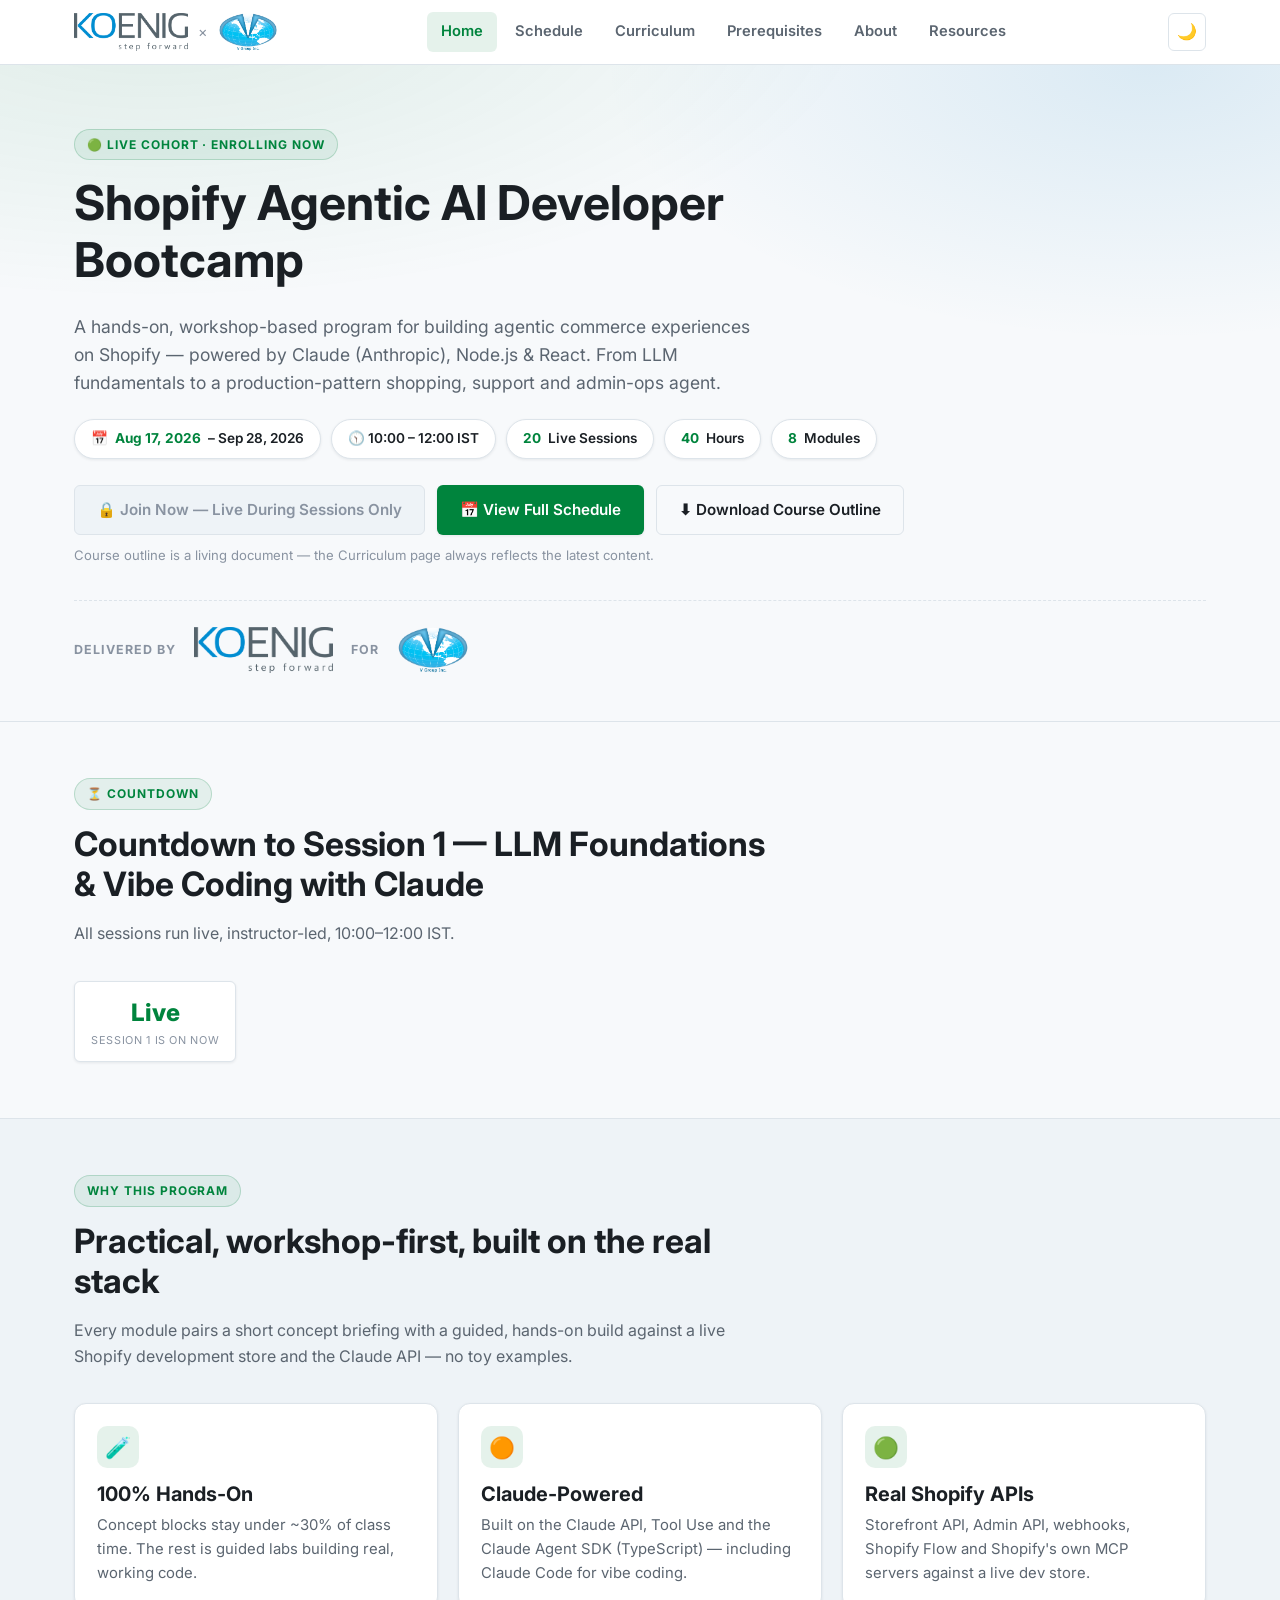
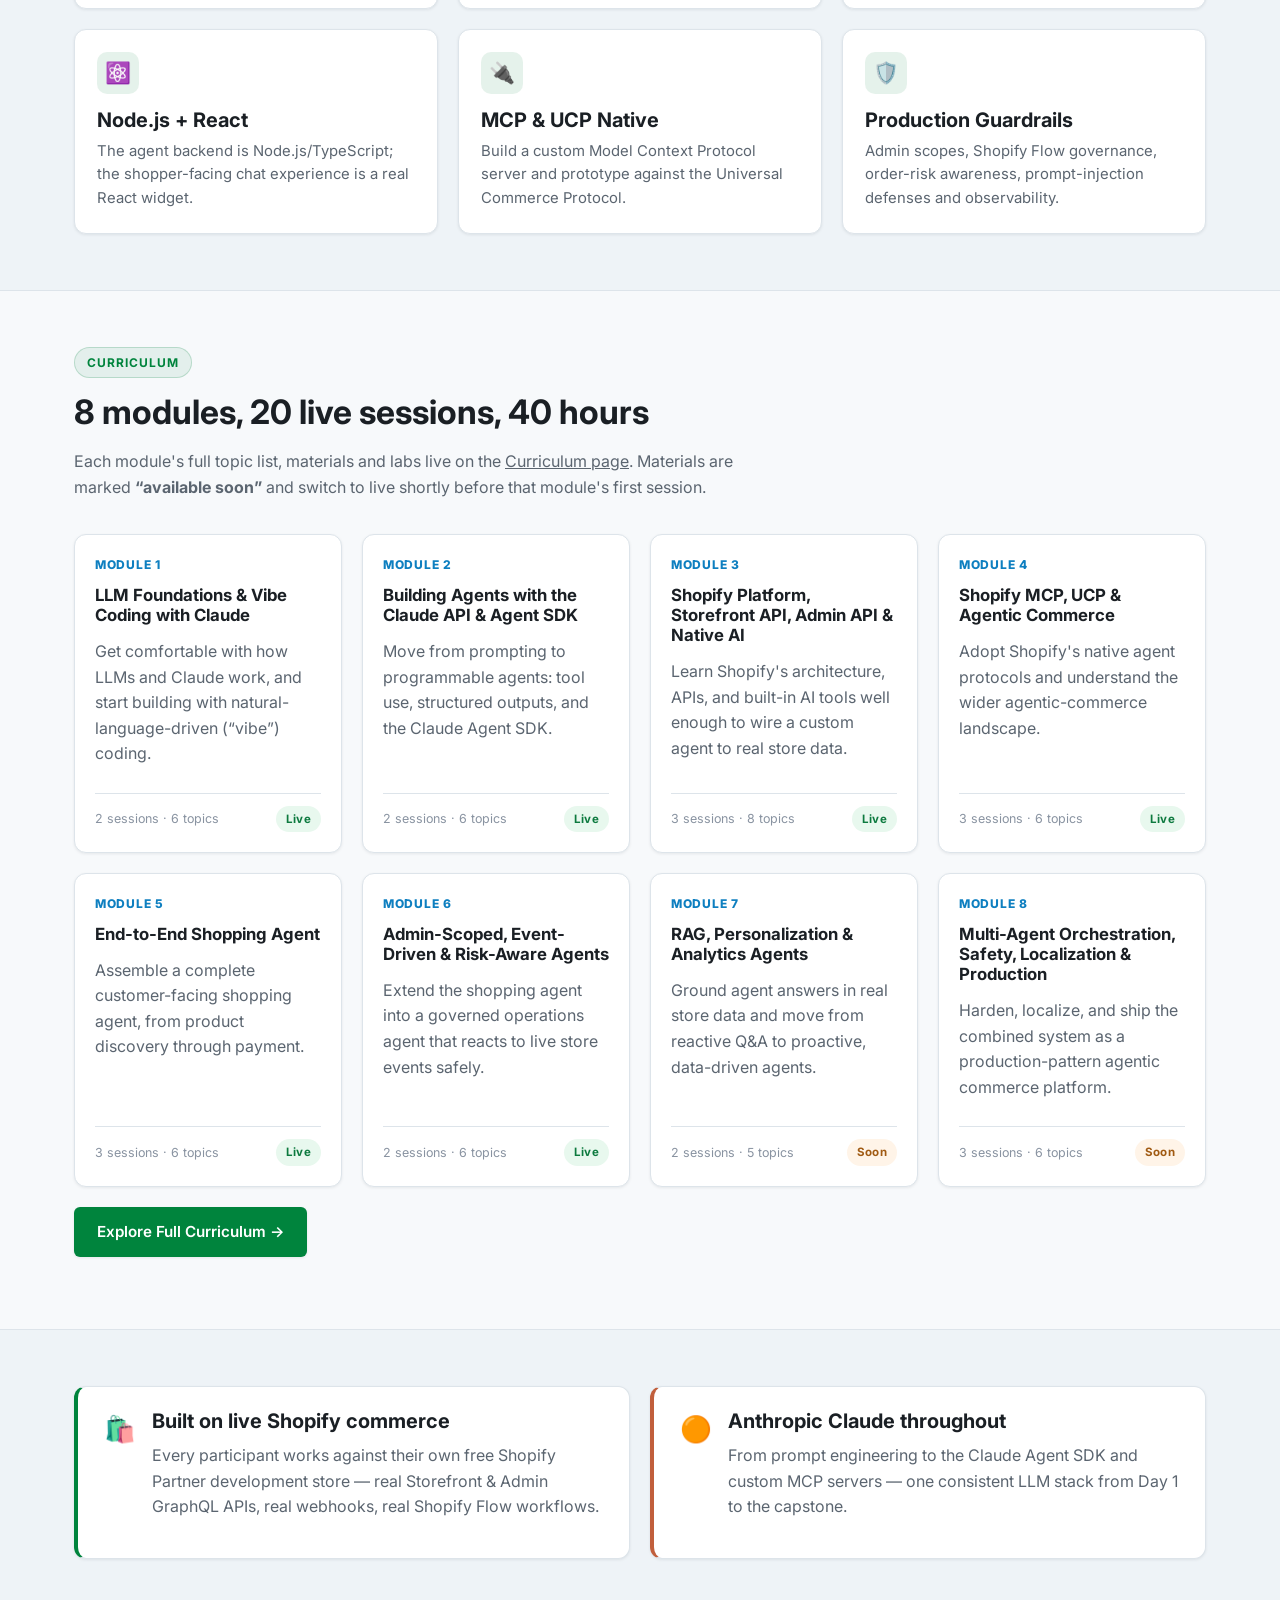
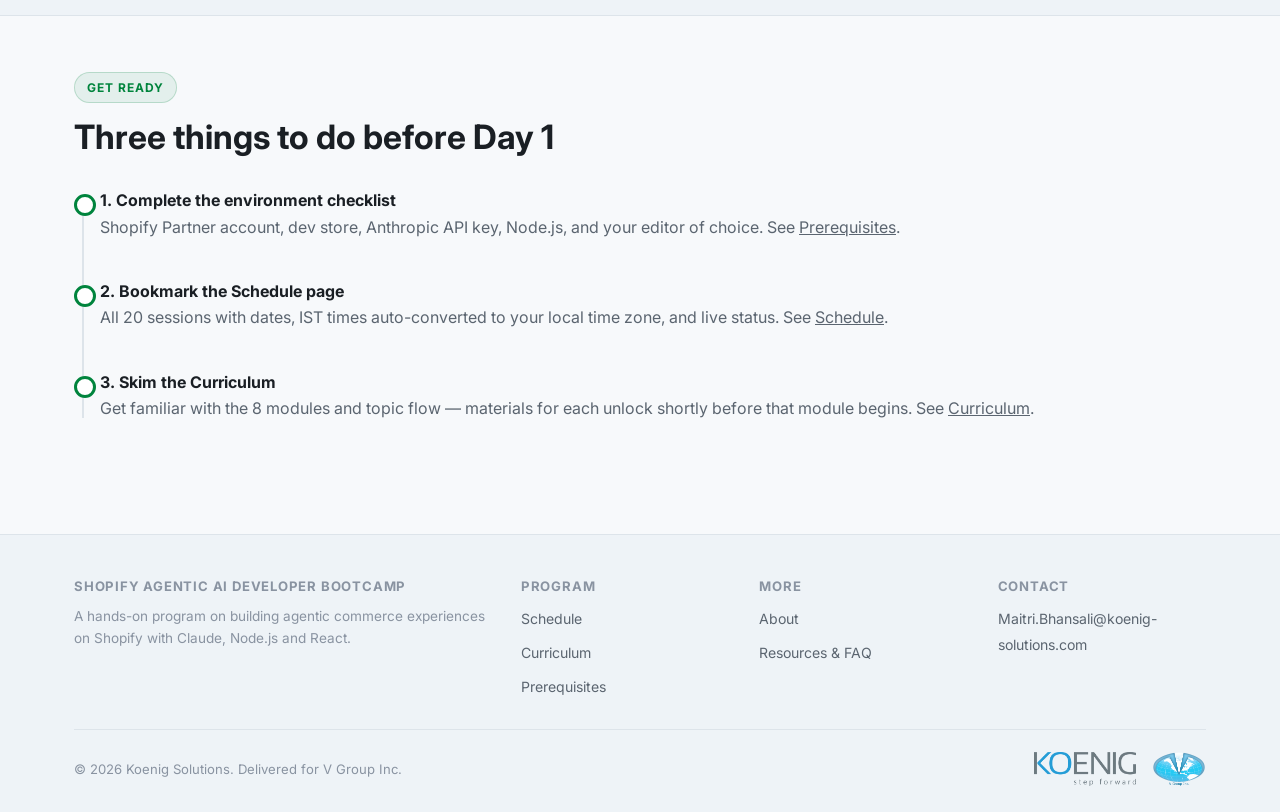
<file: index.html>
<!DOCTYPE html>
<html lang="en">
<head>
<meta charset="UTF-8">
<meta name="viewport" content="width=device-width, initial-scale=1.0">
<title>Shopify Agentic AI Developer Bootcamp | Koenig Solutions for V Group Inc.</title>
<meta name="description" content="A 40-hour, workshop-based bootcamp on building agentic commerce experiences on Shopify with Claude. Delivered by Koenig Solutions for V Group Inc.">
<link rel="icon" href="data:image/svg+xml,<svg xmlns=%22http://www.w3.org/2000/svg%22 viewBox=%220 0 100 100%22><text y=%22.9em%22 font-size=%2290%22>🛍️</text></svg>">
<link rel="preconnect" href="https://fonts.googleapis.com">
<link href="https://fonts.googleapis.com/css2?family=Inter:wght@400;500;600;700;800&display=swap" rel="stylesheet">
<link rel="stylesheet" href="assets/css/style.css">
</head>
<body>
<a class="skip-link" href="#main">Skip to content</a>

<!-- ============ HEADER ============ -->
<header class="site-header">
  <div class="nav-wrap">
    <a class="brand-lockup" href="index.html">
      <span class="logo-slot">
        <img src="assets/images/koenig-logo.png" alt="Koenig Solutions" data-fallback onerror="this.style.display='none';this.nextElementSibling.style.display='inline-block'">
        <span class="text-logo koenig">KOENIG<span> solutions</span></span>
      </span>
      <span class="brand-x">×</span>
      <span class="logo-slot">
        <img src="assets/images/vgroup-logo.png" alt="V Group Inc." data-fallback onerror="this.style.display='none';this.nextElementSibling.style.display='inline-block'">
        <span class="text-logo vgroup">V Group Inc.</span>
      </span>
      <span class="brand-title">Agentic AI Developer Bootcamp</span>
    </a>
    <nav>
      <ul class="nav-links" id="navLinks">
        <li><a href="index.html">Home</a></li>
        <li><a href="schedule.html">Schedule</a></li>
        <li><a href="curriculum.html">Curriculum</a></li>
        <li><a href="prerequisites.html">Prerequisites</a></li>
        <li><a href="about.html">About</a></li>
        <li><a href="resources.html">Resources</a></li>
      </ul>
    </nav>
    <div class="nav-actions">
      <button class="theme-toggle" id="themeToggle" aria-label="Toggle dark mode">🌙</button>
      <button class="nav-burger" id="navBurger" aria-label="Toggle menu" aria-expanded="false">☰</button>
    </div>
  </div>
</header>

<main id="main">

  <!-- ============ HERO ============ -->
  <section class="hero">
    <div class="hero-inner">
      <span class="eyebrow">🟢 Live Cohort · Enrolling Now</span>
      <h1>Shopify Agentic AI Developer Bootcamp</h1>
      <p class="hero-sub">A hands-on, workshop-based program for building agentic commerce experiences on Shopify — powered by Claude (Anthropic), Node.js &amp; React. From LLM fundamentals to a production-pattern shopping, support and admin-ops agent.</p>

      <div class="hero-meta" id="heroMeta"><!-- filled by main.js --></div>

      <div class="hero-ctas">
        <a class="btn btn-disabled" id="joinNowBtn" href="#" aria-disabled="true">🔒 Join Now — Live During Sessions Only</a>
        <a class="btn btn-primary" href="schedule.html">📅 View Full Schedule</a>
        <a class="btn btn-outline" id="courseOutlineBtn" href="#" download>⬇ Download Course Outline</a>
      </div>
      <p class="hero-note">Course outline is a living document — the Curriculum page always reflects the latest content.</p>

      <div class="delivered-strip">
        <span class="label">Delivered by</span>
        <div class="logos">
          <span class="logo-slot">
            <img src="assets/images/koenig-logo.png" alt="Koenig Solutions" data-fallback onerror="this.style.display='none';this.nextElementSibling.style.display='inline-block'">
            <span class="text-logo koenig">KOENIG<span> solutions</span></span>
          </span>
        </div>
        <span class="label">For</span>
        <div class="logos">
          <span class="logo-slot">
            <img src="assets/images/vgroup-logo.png" alt="V Group Inc." data-fallback onerror="this.style.display='none';this.nextElementSibling.style.display='inline-block'">
            <span class="text-logo vgroup">V Group Inc.</span>
          </span>
        </div>
      </div>
    </div>
  </section>

  <!-- ============ COUNTDOWN ============ -->
  <section class="section">
    <div class="container">
      <div class="section-head">
        <span class="eyebrow">⏳ Countdown</span>
        <h2 id="countdownLabel">Countdown to Kickoff</h2>
        <p>All sessions run live, instructor-led, 10:00–12:00 IST.</p>
      </div>
      <div class="countdown" id="countdown"><!-- filled by main.js --></div>
    </div>
  </section>

  <!-- ============ HIGHLIGHTS ============ -->
  <section class="section section-alt">
    <div class="container">
      <div class="section-head">
        <span class="eyebrow">Why this program</span>
        <h2>Practical, workshop-first, built on the real stack</h2>
        <p>Every module pairs a short concept briefing with a guided, hands-on build against a live Shopify development store and the Claude API — no toy examples.</p>
      </div>
      <div class="grid grid-3">
        <div class="card">
          <div class="icon">🧪</div>
          <h3>100% Hands-On</h3>
          <p>Concept blocks stay under ~30% of class time. The rest is guided labs building real, working code.</p>
        </div>
        <div class="card">
          <div class="icon">🟠</div>
          <h3>Claude-Powered</h3>
          <p>Built on the Claude API, Tool Use and the Claude Agent SDK (TypeScript) — including Claude Code for vibe coding.</p>
        </div>
        <div class="card">
          <div class="icon">🟢</div>
          <h3>Real Shopify APIs</h3>
          <p>Storefront API, Admin API, webhooks, Shopify Flow and Shopify's own MCP servers against a live dev store.</p>
        </div>
        <div class="card">
          <div class="icon">⚛️</div>
          <h3>Node.js + React</h3>
          <p>The agent backend is Node.js/TypeScript; the shopper-facing chat experience is a real React widget.</p>
        </div>
        <div class="card">
          <div class="icon">🔌</div>
          <h3>MCP &amp; UCP Native</h3>
          <p>Build a custom Model Context Protocol server and prototype against the Universal Commerce Protocol.</p>
        </div>
        <div class="card">
          <div class="icon">🛡️</div>
          <h3>Production Guardrails</h3>
          <p>Admin scopes, Shopify Flow governance, order-risk awareness, prompt-injection defenses and observability.</p>
        </div>
      </div>
    </div>
  </section>

  <!-- ============ CURRICULUM SNAPSHOT ============ -->
  <section class="section">
    <div class="container">
      <div class="section-head">
        <span class="eyebrow">Curriculum</span>
        <h2>8 modules, 20 live sessions, 40 hours</h2>
        <p>Each module's full topic list, materials and labs live on the <a href="curriculum.html">Curriculum page</a>. Materials are marked <strong>“available soon”</strong> and switch to live shortly before that module's first session.</p>
      </div>
      <div class="grid grid-4" id="moduleSnapshot"><!-- filled by main.js --></div>
      <p style="margin-top:20px"><a class="btn btn-primary" href="curriculum.html">Explore Full Curriculum →</a></p>
    </div>
  </section>

  <!-- ============ TECH STACK / CALLOUT ============ -->
  <section class="section section-alt">
    <div class="container">
      <div class="grid grid-2">
        <div class="callout callout-shopify">
          <span class="emoji">🛍️</span>
          <div>
            <h3>Built on live Shopify commerce</h3>
            <p>Every participant works against their own free Shopify Partner development store — real Storefront &amp; Admin GraphQL APIs, real webhooks, real Shopify Flow workflows.</p>
          </div>
        </div>
        <div class="callout callout-claude">
          <span class="emoji">🟠</span>
          <div>
            <h3>Anthropic Claude throughout</h3>
            <p>From prompt engineering to the Claude Agent SDK and custom MCP servers — one consistent LLM stack from Day 1 to the capstone.</p>
          </div>
        </div>
      </div>
    </div>
  </section>

  <!-- ============ NEXT STEPS ============ -->
  <section class="section">
    <div class="container">
      <div class="section-head">
        <span class="eyebrow">Get Ready</span>
        <h2>Three things to do before Day 1</h2>
      </div>
      <div class="timeline">
        <div class="timeline-step">
          <h4>1. Complete the environment checklist</h4>
          <p>Shopify Partner account, dev store, Anthropic API key, Node.js, and your editor of choice. See <a href="prerequisites.html">Prerequisites</a>.</p>
        </div>
        <div class="timeline-step">
          <h4>2. Bookmark the Schedule page</h4>
          <p>All 20 sessions with dates, IST times auto-converted to your local time zone, and live status. See <a href="schedule.html">Schedule</a>.</p>
        </div>
        <div class="timeline-step">
          <h4>3. Skim the Curriculum</h4>
          <p>Get familiar with the 8 modules and topic flow — materials for each unlock shortly before that module begins. See <a href="curriculum.html">Curriculum</a>.</p>
        </div>
      </div>
    </div>
  </section>

</main>

<!-- ============ FOOTER ============ -->
<footer class="site-footer">
  <div class="container">
    <div class="footer-grid">
      <div>
        <h4>Shopify Agentic AI Developer Bootcamp</h4>
        <p class="small">A hands-on program on building agentic commerce experiences on Shopify with Claude, Node.js and React.</p>
      </div>
      <div>
        <h4>Program</h4>
        <ul>
          <li><a href="schedule.html">Schedule</a></li>
          <li><a href="curriculum.html">Curriculum</a></li>
          <li><a href="prerequisites.html">Prerequisites</a></li>
        </ul>
      </div>
      <div>
        <h4>More</h4>
        <ul>
          <li><a href="about.html">About</a></li>
          <li><a href="resources.html">Resources &amp; FAQ</a></li>
        </ul>
      </div>
      <div>
        <h4>Contact</h4>
        <ul>
          <li><a href="mailto:Maitri.Bhansali@koenig-solutions.com">Maitri.Bhansali@koenig-solutions.com</a></li>
        </ul>
      </div>
    </div>
    <div class="footer-bottom">
      <span>© <span id="footerYear"></span> Koenig Solutions. Delivered for V Group Inc.</span>
      <div class="footer-logos">
        <span class="logo-slot">
          <img src="assets/images/koenig-logo.png" alt="Koenig Solutions" data-fallback onerror="this.style.display='none';this.nextElementSibling.style.display='inline-block'">
          <span class="text-logo koenig" style="font-size:.85rem">KOENIG</span>
        </span>
        <span class="logo-slot">
          <img src="assets/images/vgroup-logo.png" alt="V Group Inc." data-fallback onerror="this.style.display='none';this.nextElementSibling.style.display='inline-block'">
          <span class="text-logo vgroup" style="font-size:.85rem">V Group Inc.</span>
        </span>
      </div>
    </div>
  </div>
</footer>

<script src="assets/js/data.js"></script>
<script src="assets/js/main.js"></script>
</body>
</html>
</file>
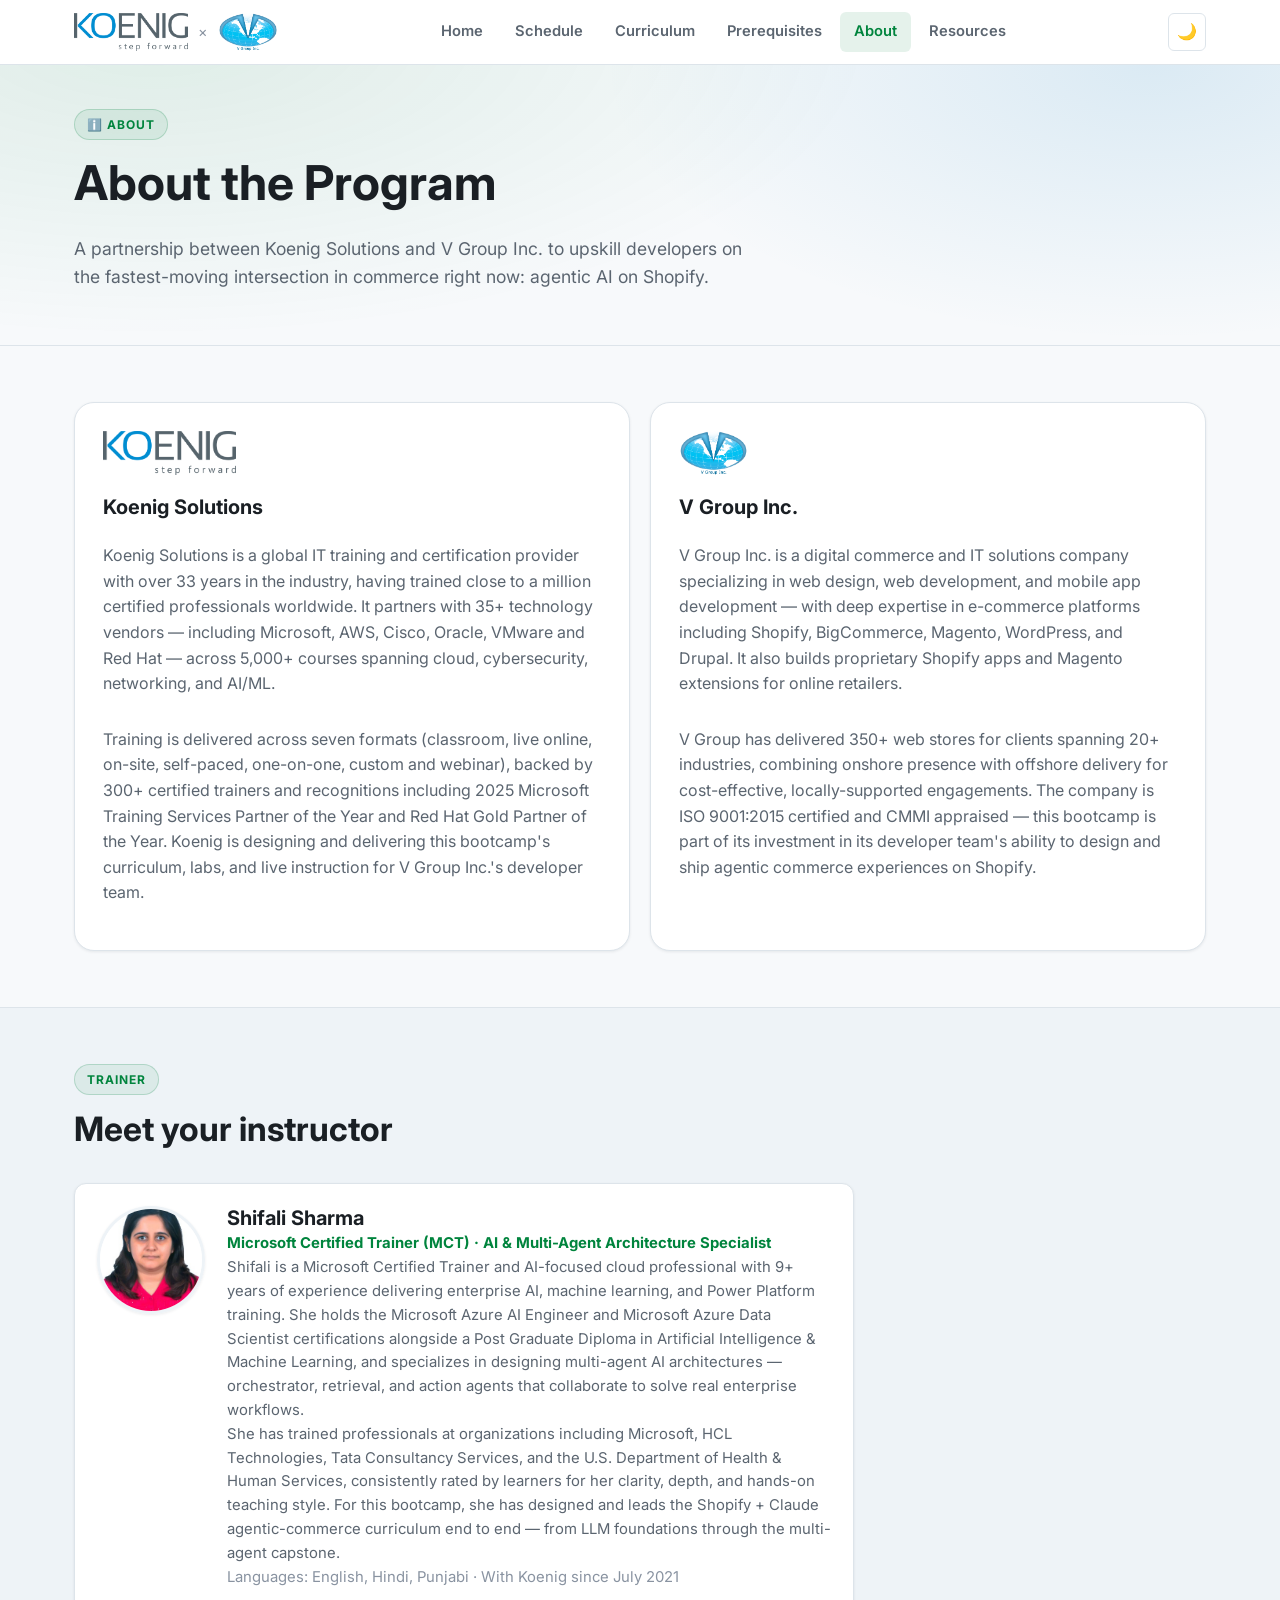
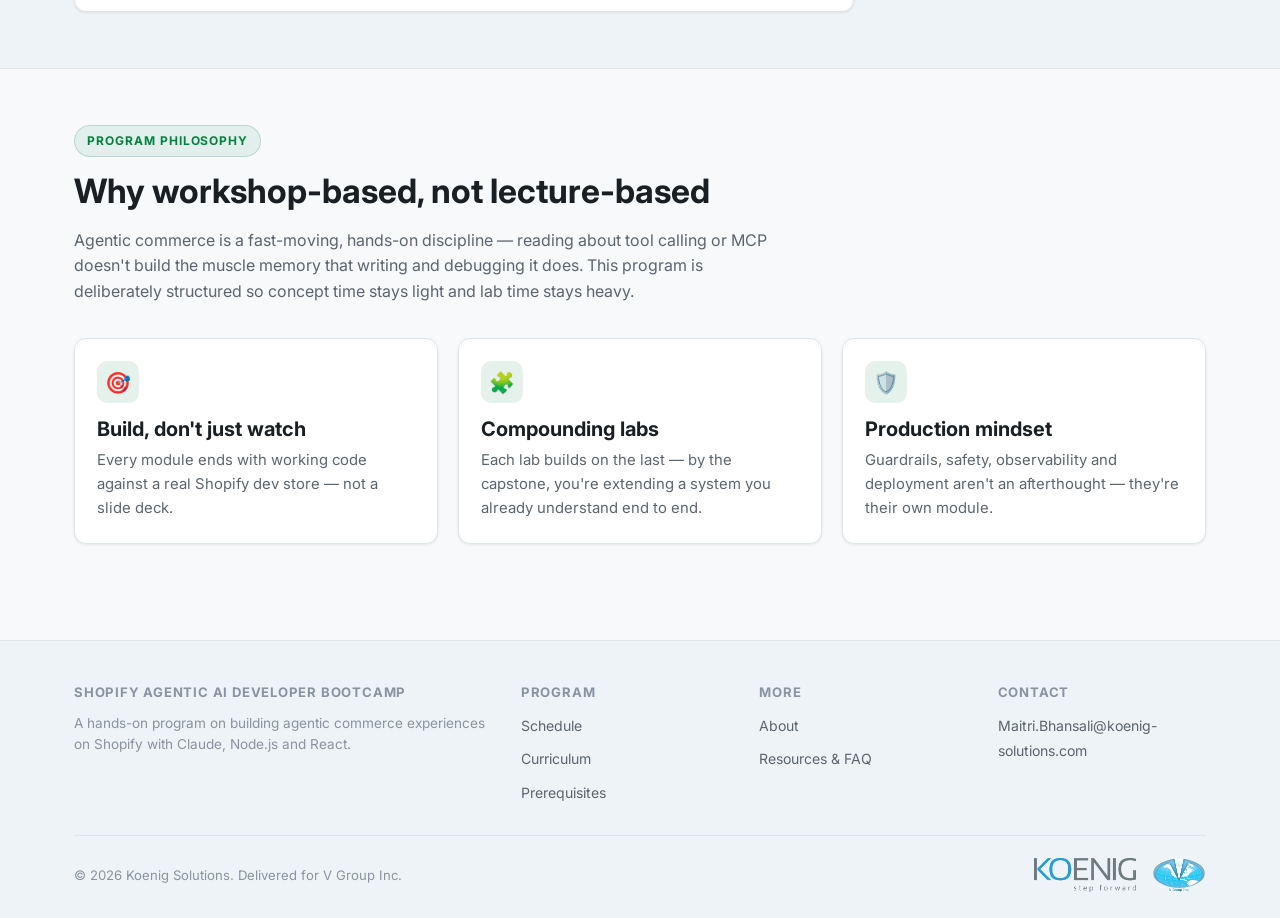
<file: about.html>
<!DOCTYPE html>
<html lang="en">
<head>
<meta charset="UTF-8">
<meta name="viewport" content="width=device-width, initial-scale=1.0">
<title>About | Shopify Agentic AI Developer Bootcamp</title>
<meta name="description" content="About the Shopify Agentic AI Developer Bootcamp, Koenig Solutions, and V Group Inc.">
<link rel="icon" href="data:image/svg+xml,<svg xmlns=%22http://www.w3.org/2000/svg%22 viewBox=%220 0 100 100%22><text y=%22.9em%22 font-size=%2290%22>🛍️</text></svg>">
<link rel="preconnect" href="https://fonts.googleapis.com">
<link href="https://fonts.googleapis.com/css2?family=Inter:wght@400;500;600;700;800&display=swap" rel="stylesheet">
<link rel="stylesheet" href="assets/css/style.css">
</head>
<body>
<a class="skip-link" href="#main">Skip to content</a>

<header class="site-header">
  <div class="nav-wrap">
    <a class="brand-lockup" href="index.html">
      <span class="logo-slot">
        <img src="assets/images/koenig-logo.png" alt="Koenig Solutions" data-fallback onerror="this.style.display='none';this.nextElementSibling.style.display='inline-block'">
        <span class="text-logo koenig">KOENIG<span> solutions</span></span>
      </span>
      <span class="brand-x">×</span>
      <span class="logo-slot">
        <img src="assets/images/vgroup-logo.png" alt="V Group Inc." data-fallback onerror="this.style.display='none';this.nextElementSibling.style.display='inline-block'">
        <span class="text-logo vgroup">V Group Inc.</span>
      </span>
      <span class="brand-title">Agentic AI Developer Bootcamp</span>
    </a>
    <nav>
      <ul class="nav-links" id="navLinks">
        <li><a href="index.html">Home</a></li>
        <li><a href="schedule.html">Schedule</a></li>
        <li><a href="curriculum.html">Curriculum</a></li>
        <li><a href="prerequisites.html">Prerequisites</a></li>
        <li><a href="about.html">About</a></li>
        <li><a href="resources.html">Resources</a></li>
      </ul>
    </nav>
    <div class="nav-actions">
      <button class="theme-toggle" id="themeToggle" aria-label="Toggle dark mode">🌙</button>
      <button class="nav-burger" id="navBurger" aria-label="Toggle menu" aria-expanded="false">☰</button>
    </div>
  </div>
</header>

<main id="main">
  <section class="hero" style="padding:44px 0 36px">
    <div class="hero-inner">
      <span class="eyebrow">ℹ️ About</span>
      <h1>About the Program</h1>
      <p class="hero-sub">A partnership between Koenig Solutions and V Group Inc. to upskill developers on the fastest-moving intersection in commerce right now: agentic AI on Shopify.</p>
    </div>
  </section>

  <section class="section">
    <div class="container">
      <div class="grid grid-2">

        <div class="org-card">
          <span class="logo-slot org-logo">
            <img src="assets/images/koenig-logo.png" alt="Koenig Solutions" data-fallback onerror="this.style.display='none';this.nextElementSibling.style.display='inline-block'">
            <span class="text-logo koenig">KOENIG<span> solutions</span></span>
          </span>
          <h3>Koenig Solutions</h3>
          <p>Koenig Solutions is a global IT training and certification provider with over 33 years in the industry, having trained close to a million certified professionals worldwide. It partners with 35+ technology vendors — including Microsoft, AWS, Cisco, Oracle, VMware and Red Hat — across 5,000+ courses spanning cloud, cybersecurity, networking, and AI/ML.</p>
          <p>Training is delivered across seven formats (classroom, live online, on-site, self-paced, one-on-one, custom and webinar), backed by 300+ certified trainers and recognitions including 2025 Microsoft Training Services Partner of the Year and Red Hat Gold Partner of the Year. Koenig is designing and delivering this bootcamp's curriculum, labs, and live instruction for V Group Inc.'s developer team.</p>
        </div>

        <div class="org-card">
          <span class="logo-slot org-logo">
            <img src="assets/images/vgroup-logo.png" alt="V Group Inc." data-fallback onerror="this.style.display='none';this.nextElementSibling.style.display='inline-block'">
            <span class="text-logo vgroup">V Group Inc.</span>
          </span>
          <h3>V Group Inc.</h3>
          <p>V Group Inc. is a digital commerce and IT solutions company specializing in web design, web development, and mobile app development — with deep expertise in e-commerce platforms including Shopify, BigCommerce, Magento, WordPress, and Drupal. It also builds proprietary Shopify apps and Magento extensions for online retailers.</p>
          <p>V Group has delivered 350+ web stores for clients spanning 20+ industries, combining onshore presence with offshore delivery for cost-effective, locally-supported engagements. The company is ISO 9001:2015 certified and CMMI appraised — this bootcamp is part of its investment in its developer team's ability to design and ship agentic commerce experiences on Shopify.</p>
        </div>

      </div>
    </div>
  </section>

  <section class="section section-alt">
    <div class="container">
      <div class="section-head">
        <span class="eyebrow">Trainer</span>
        <h2>Meet your instructor</h2>
      </div>
      <div class="card trainer-card">
        <img class="trainer-photo" src="assets/images/trainer-shifali.png" alt="Shifali Sharma">
        <div class="trainer-body">
          <h3>Shifali Sharma</h3>
          <p class="trainer-title">Microsoft Certified Trainer (MCT) &middot; AI &amp; Multi-Agent Architecture Specialist</p>
          <p>Shifali is a Microsoft Certified Trainer and AI-focused cloud professional with 9+ years of experience delivering enterprise AI, machine learning, and Power Platform training. She holds the Microsoft Azure AI Engineer and Microsoft Azure Data Scientist certifications alongside a Post Graduate Diploma in Artificial Intelligence &amp; Machine Learning, and specializes in designing multi-agent AI architectures — orchestrator, retrieval, and action agents that collaborate to solve real enterprise workflows.</p>
          <p>She has trained professionals at organizations including Microsoft, HCL Technologies, Tata Consultancy Services, and the U.S. Department of Health &amp; Human Services, consistently rated by learners for her clarity, depth, and hands-on teaching style. For this bootcamp, she has designed and leads the Shopify + Claude agentic-commerce curriculum end to end — from LLM foundations through the multi-agent capstone.</p>
          <p class="trainer-meta">Languages: English, Hindi, Punjabi &middot; With Koenig since July 2021</p>
        </div>
      </div>
    </div>
  </section>

  <section class="section">
    <div class="container">
      <div class="section-head">
        <span class="eyebrow">Program Philosophy</span>
        <h2>Why workshop-based, not lecture-based</h2>
        <p>Agentic commerce is a fast-moving, hands-on discipline — reading about tool calling or MCP doesn't build the muscle memory that writing and debugging it does. This program is deliberately structured so concept time stays light and lab time stays heavy.</p>
      </div>
      <div class="grid grid-3">
        <div class="card">
          <div class="icon">🎯</div>
          <h3>Build, don't just watch</h3>
          <p>Every module ends with working code against a real Shopify dev store — not a slide deck.</p>
        </div>
        <div class="card">
          <div class="icon">🧩</div>
          <h3>Compounding labs</h3>
          <p>Each lab builds on the last — by the capstone, you're extending a system you already understand end to end.</p>
        </div>
        <div class="card">
          <div class="icon">🛡️</div>
          <h3>Production mindset</h3>
          <p>Guardrails, safety, observability and deployment aren't an afterthought — they're their own module.</p>
        </div>
      </div>
    </div>
  </section>
</main>

<footer class="site-footer">
  <div class="container">
    <div class="footer-grid">
      <div>
        <h4>Shopify Agentic AI Developer Bootcamp</h4>
        <p class="small">A hands-on program on building agentic commerce experiences on Shopify with Claude, Node.js and React.</p>
      </div>
      <div>
        <h4>Program</h4>
        <ul>
          <li><a href="schedule.html">Schedule</a></li>
          <li><a href="curriculum.html">Curriculum</a></li>
          <li><a href="prerequisites.html">Prerequisites</a></li>
        </ul>
      </div>
      <div>
        <h4>More</h4>
        <ul>
          <li><a href="about.html">About</a></li>
          <li><a href="resources.html">Resources &amp; FAQ</a></li>
        </ul>
      </div>
      <div>
        <h4>Contact</h4>
        <ul>
          <li><a href="mailto:Maitri.Bhansali@koenig-solutions.com">Maitri.Bhansali@koenig-solutions.com</a></li>
        </ul>
      </div>
    </div>
    <div class="footer-bottom">
      <span>© <span id="footerYear"></span> Koenig Solutions. Delivered for V Group Inc.</span>
      <div class="footer-logos">
        <span class="logo-slot">
          <img src="assets/images/koenig-logo.png" alt="Koenig Solutions" data-fallback onerror="this.style.display='none';this.nextElementSibling.style.display='inline-block'">
          <span class="text-logo koenig" style="font-size:.85rem">KOENIG</span>
        </span>
        <span class="logo-slot">
          <img src="assets/images/vgroup-logo.png" alt="V Group Inc." data-fallback onerror="this.style.display='none';this.nextElementSibling.style.display='inline-block'">
          <span class="text-logo vgroup" style="font-size:.85rem">V Group Inc.</span>
        </span>
      </div>
    </div>
  </div>
</footer>

<script src="assets/js/data.js"></script>
<script src="assets/js/main.js"></script>
</body>
</html>
</file>
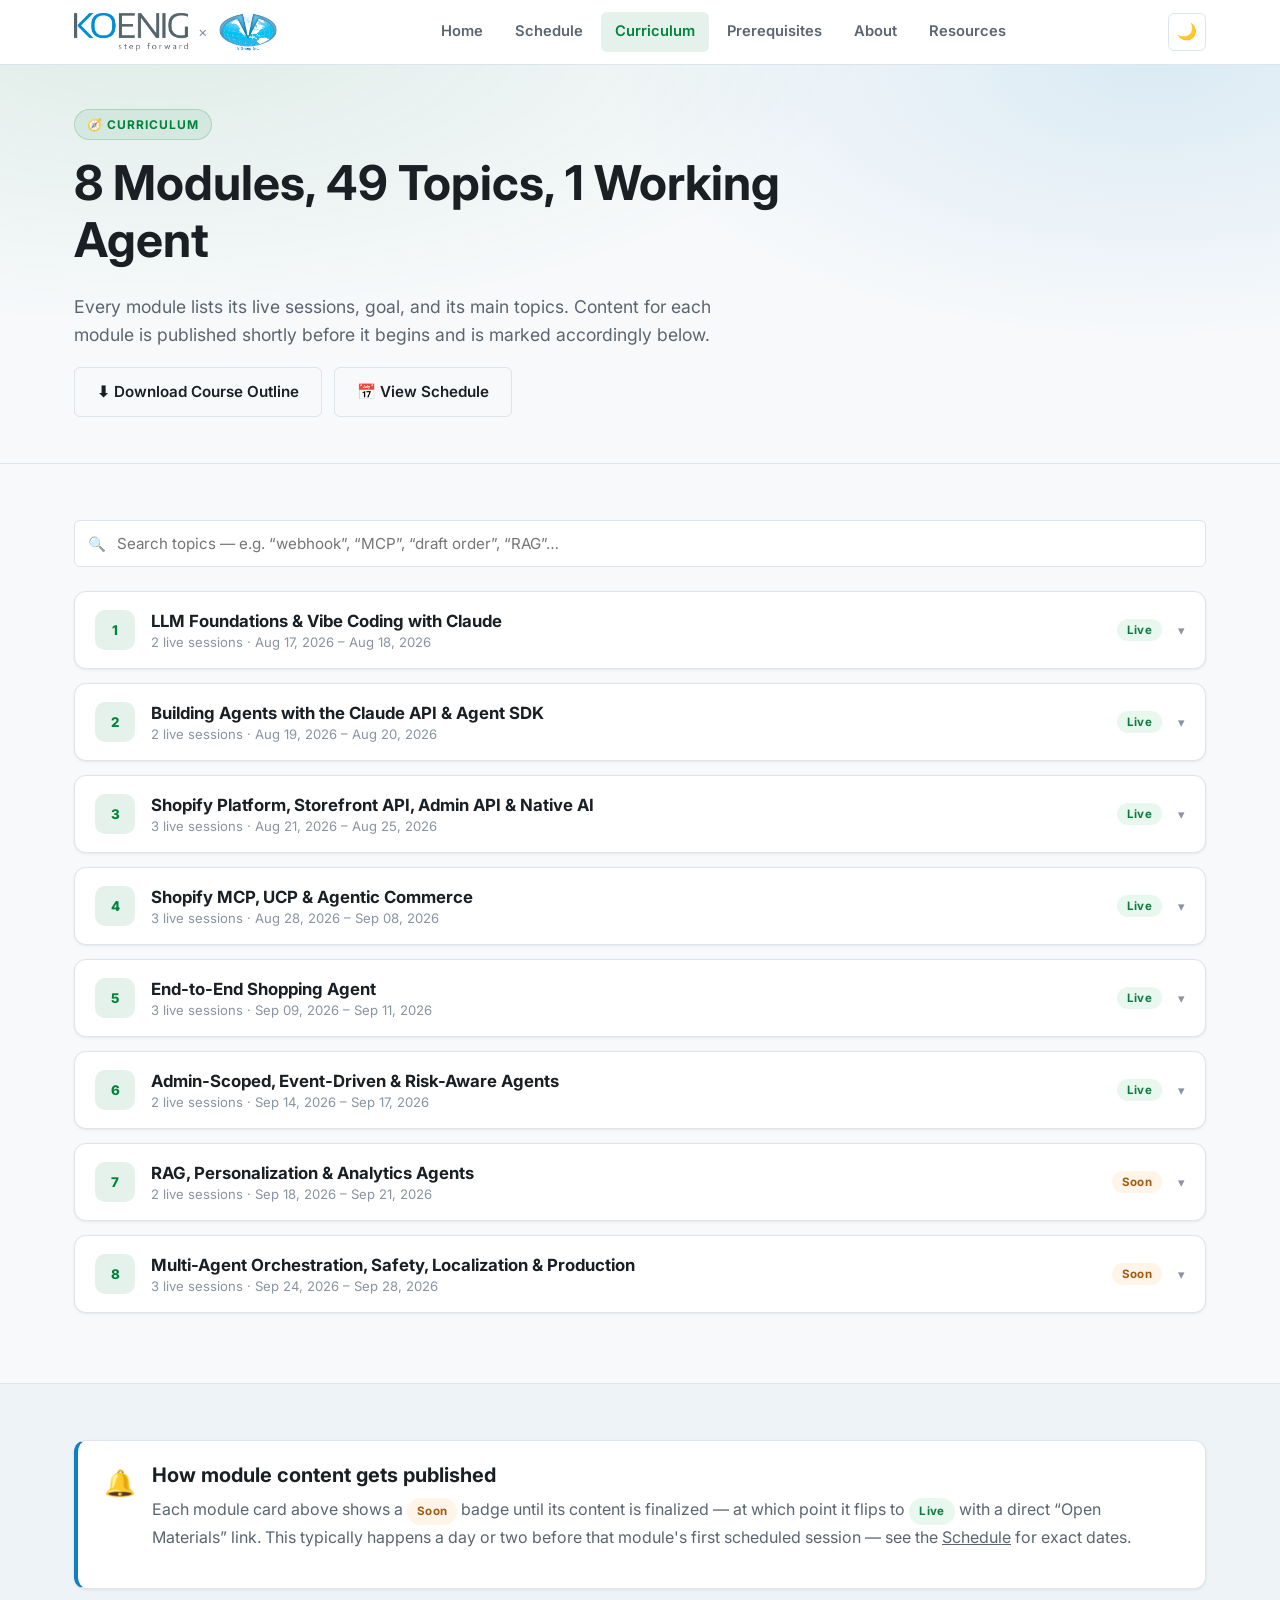
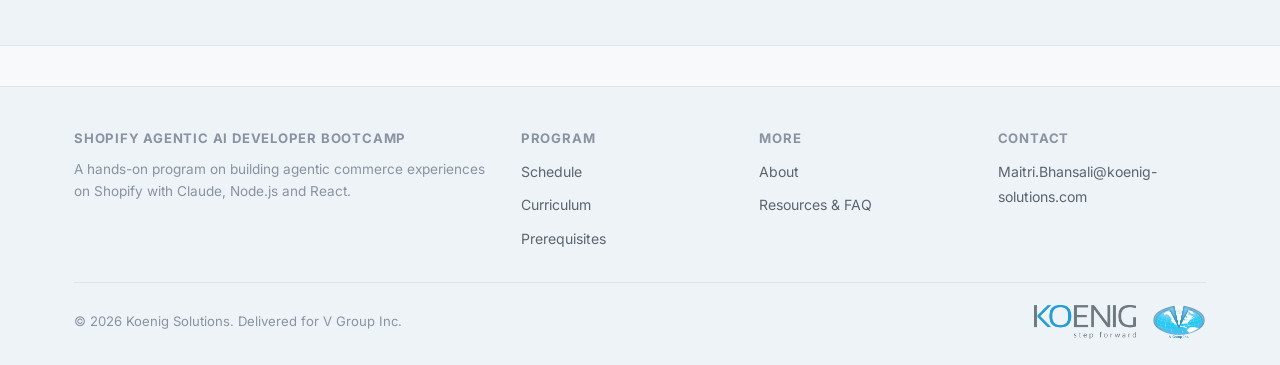
<file: curriculum.html>
<!DOCTYPE html>
<html lang="en">
<head>
<meta charset="UTF-8">
<meta name="viewport" content="width=device-width, initial-scale=1.0">
<title>Curriculum | Shopify Agentic AI Developer Bootcamp</title>
<meta name="description" content="Full 8-module curriculum for the Shopify Agentic AI Developer Bootcamp — LLM foundations, agents, Shopify APIs, RAG, MCP, UCP and more.">
<link rel="icon" href="data:image/svg+xml,<svg xmlns=%22http://www.w3.org/2000/svg%22 viewBox=%220 0 100 100%22><text y=%22.9em%22 font-size=%2290%22>🛍️</text></svg>">
<link rel="preconnect" href="https://fonts.googleapis.com">
<link href="https://fonts.googleapis.com/css2?family=Inter:wght@400;500;600;700;800&display=swap" rel="stylesheet">
<link rel="stylesheet" href="assets/css/style.css">
</head>
<body>
<a class="skip-link" href="#main">Skip to content</a>

<header class="site-header">
  <div class="nav-wrap">
    <a class="brand-lockup" href="index.html">
      <span class="logo-slot">
        <img src="assets/images/koenig-logo.png" alt="Koenig Solutions" data-fallback onerror="this.style.display='none';this.nextElementSibling.style.display='inline-block'">
        <span class="text-logo koenig">KOENIG<span> solutions</span></span>
      </span>
      <span class="brand-x">×</span>
      <span class="logo-slot">
        <img src="assets/images/vgroup-logo.png" alt="V Group Inc." data-fallback onerror="this.style.display='none';this.nextElementSibling.style.display='inline-block'">
        <span class="text-logo vgroup">V Group Inc.</span>
      </span>
      <span class="brand-title">Agentic AI Developer Bootcamp</span>
    </a>
    <nav>
      <ul class="nav-links" id="navLinks">
        <li><a href="index.html">Home</a></li>
        <li><a href="schedule.html">Schedule</a></li>
        <li><a href="curriculum.html">Curriculum</a></li>
        <li><a href="prerequisites.html">Prerequisites</a></li>
        <li><a href="about.html">About</a></li>
        <li><a href="resources.html">Resources</a></li>
      </ul>
    </nav>
    <div class="nav-actions">
      <button class="theme-toggle" id="themeToggle" aria-label="Toggle dark mode">🌙</button>
      <button class="nav-burger" id="navBurger" aria-label="Toggle menu" aria-expanded="false">☰</button>
    </div>
  </div>
</header>

<main id="main">
  <section class="hero" style="padding:44px 0 36px">
    <div class="hero-inner">
      <span class="eyebrow">🧭 Curriculum</span>
      <h1>8 Modules, 49 Topics, 1 Working Agent</h1>
      <p class="hero-sub">Every module lists its live sessions, goal, and its main topics. Content for each module is published shortly before it begins and is marked accordingly below.</p>
      <div class="hero-ctas">
        <a class="btn btn-outline" id="courseOutlineBtn" href="#" download>⬇ Download Course Outline</a>
        <a class="btn btn-outline" href="schedule.html">📅 View Schedule</a>
      </div>
    </div>
  </section>

  <section class="section">
    <div class="container">
      <div class="search-box">
        <input type="text" id="curriculumSearch" placeholder="Search topics — e.g. “webhook”, “MCP”, “draft order”, “RAG”…" aria-label="Search curriculum topics">
      </div>
      <p class="search-empty" id="curriculumSearchEmpty">No topics match your search. Try a different keyword.</p>

      <div id="curriculumAccordion"><!-- filled by main.js --></div>
    </div>
  </section>

  <section class="section section-alt">
    <div class="container">
      <div class="callout callout-koenig">
        <span class="emoji">🔔</span>
        <div>
          <h3>How module content gets published</h3>
          <p>Each module card above shows a <span class="badge badge-soon">Soon</span> badge until its content is finalized — at which point it flips to <span class="badge badge-live">Live</span> with a direct “Open Materials” link. This typically happens a day or two before that module's first scheduled session — see the <a href="schedule.html">Schedule</a> for exact dates.</p>
        </div>
      </div>
    </div>
  </section>
</main>

<footer class="site-footer">
  <div class="container">
    <div class="footer-grid">
      <div>
        <h4>Shopify Agentic AI Developer Bootcamp</h4>
        <p class="small">A hands-on program on building agentic commerce experiences on Shopify with Claude, Node.js and React.</p>
      </div>
      <div>
        <h4>Program</h4>
        <ul>
          <li><a href="schedule.html">Schedule</a></li>
          <li><a href="curriculum.html">Curriculum</a></li>
          <li><a href="prerequisites.html">Prerequisites</a></li>
        </ul>
      </div>
      <div>
        <h4>More</h4>
        <ul>
          <li><a href="about.html">About</a></li>
          <li><a href="resources.html">Resources &amp; FAQ</a></li>
        </ul>
      </div>
      <div>
        <h4>Contact</h4>
        <ul>
          <li><a href="mailto:Maitri.Bhansali@koenig-solutions.com">Maitri.Bhansali@koenig-solutions.com</a></li>
        </ul>
      </div>
    </div>
    <div class="footer-bottom">
      <span>© <span id="footerYear"></span> Koenig Solutions. Delivered for V Group Inc.</span>
      <div class="footer-logos">
        <span class="logo-slot">
          <img src="assets/images/koenig-logo.png" alt="Koenig Solutions" data-fallback onerror="this.style.display='none';this.nextElementSibling.style.display='inline-block'">
          <span class="text-logo koenig" style="font-size:.85rem">KOENIG</span>
        </span>
        <span class="logo-slot">
          <img src="assets/images/vgroup-logo.png" alt="V Group Inc." data-fallback onerror="this.style.display='none';this.nextElementSibling.style.display='inline-block'">
          <span class="text-logo vgroup" style="font-size:.85rem">V Group Inc.</span>
        </span>
      </div>
    </div>
  </div>
</footer>

<script src="assets/js/data.js"></script>
<script src="assets/js/main.js"></script>
</body>
</html>
</file>
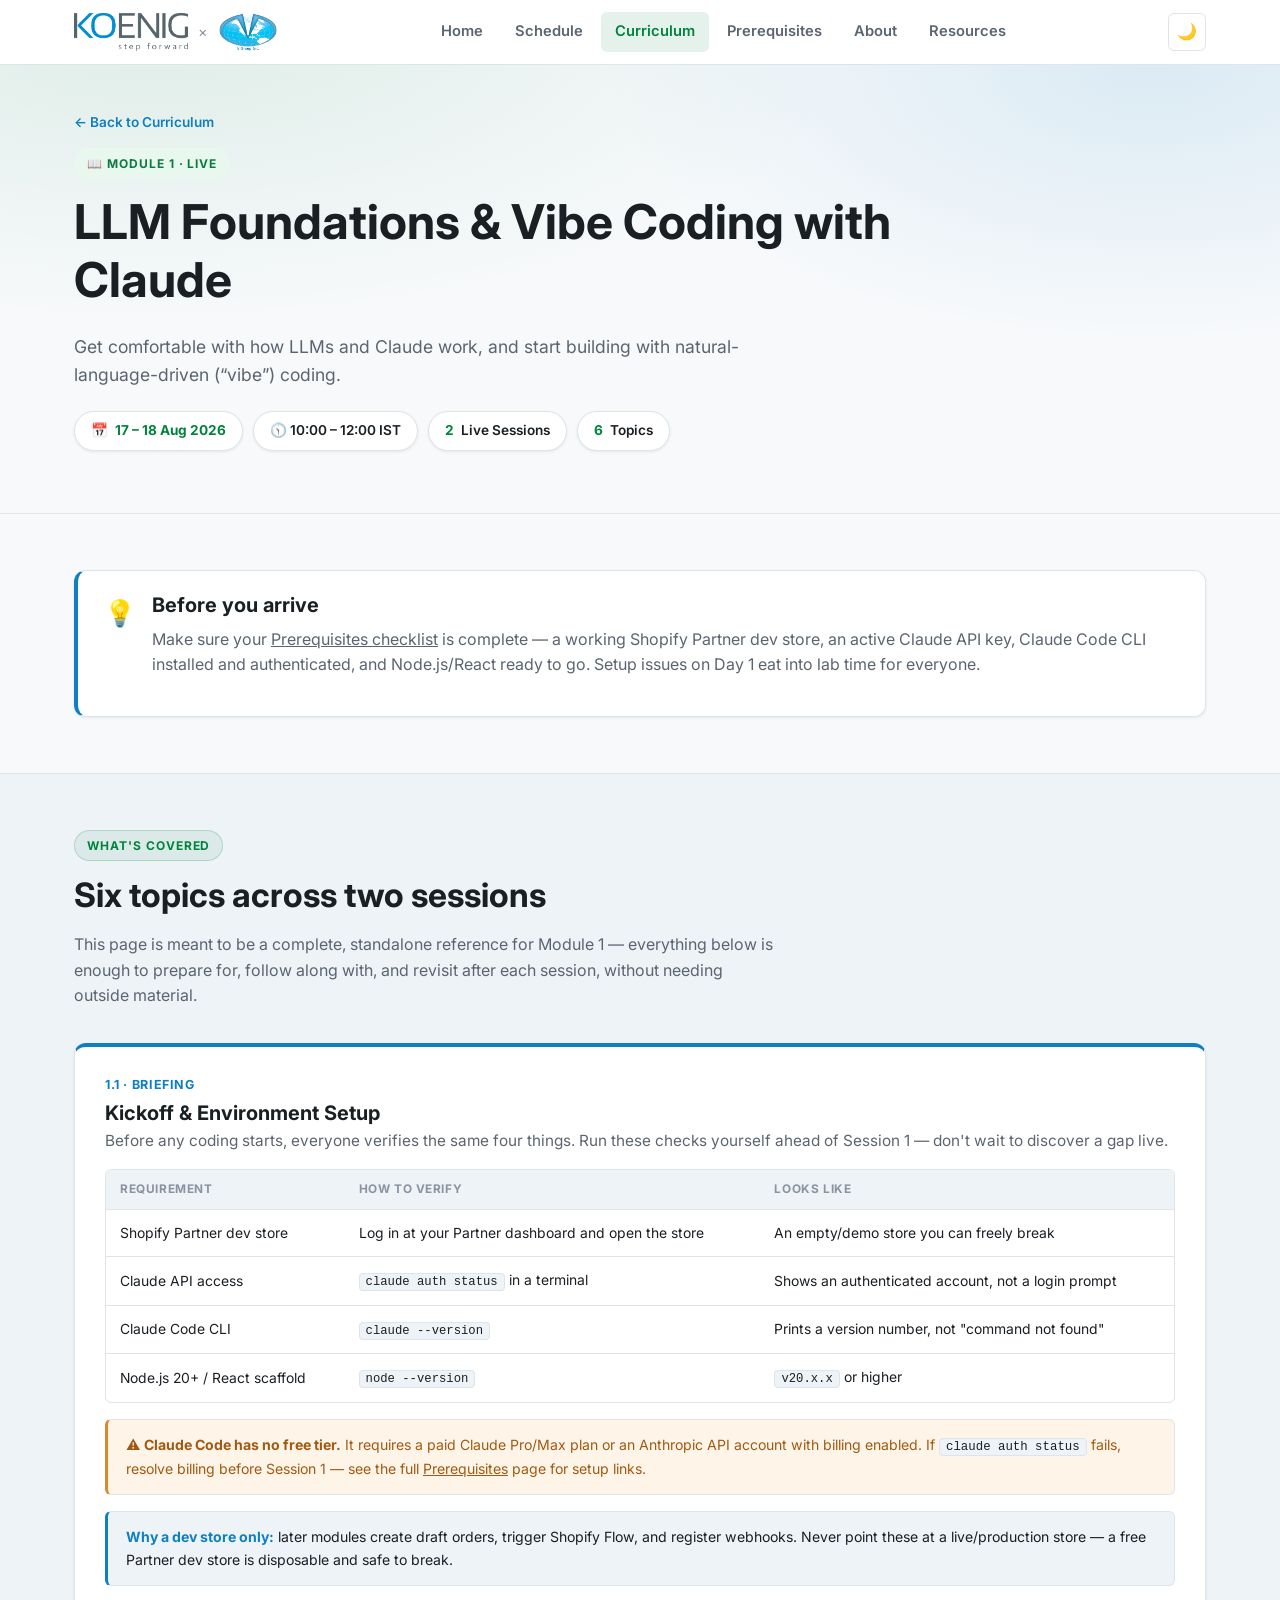
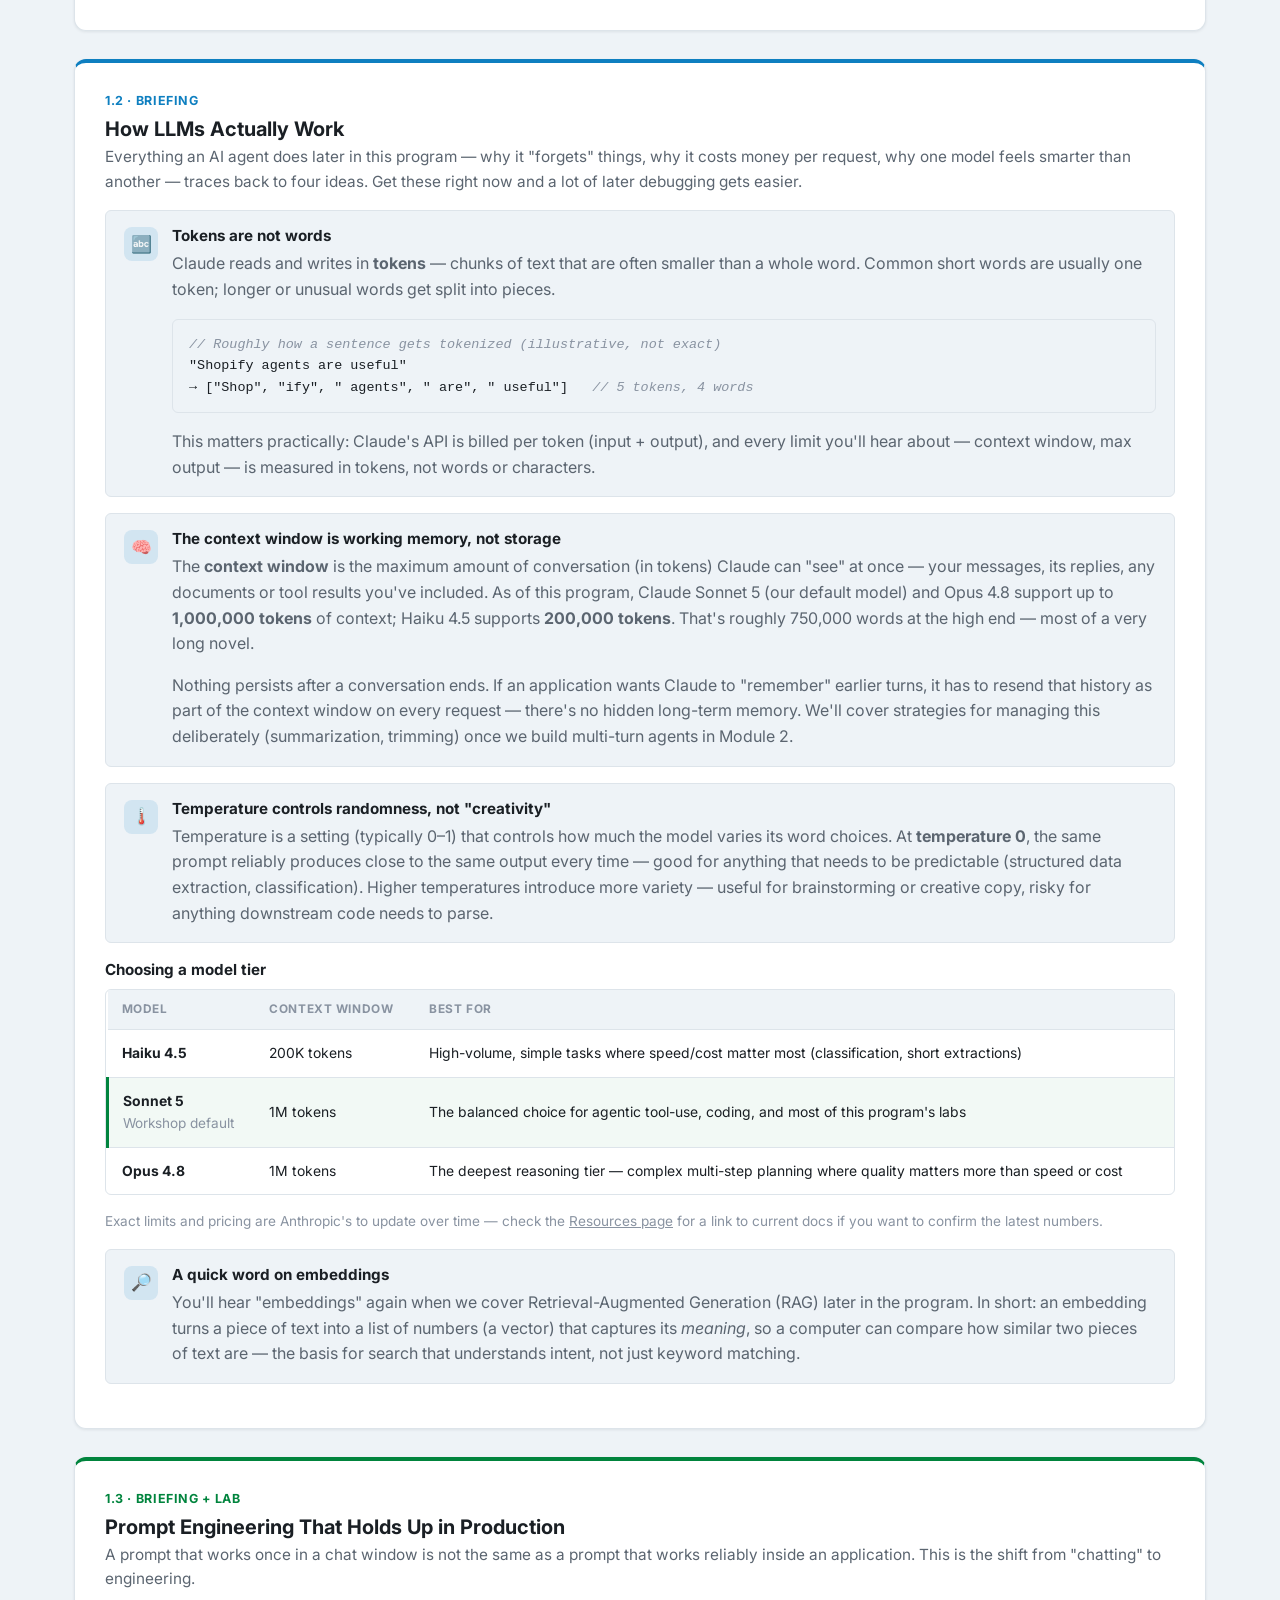
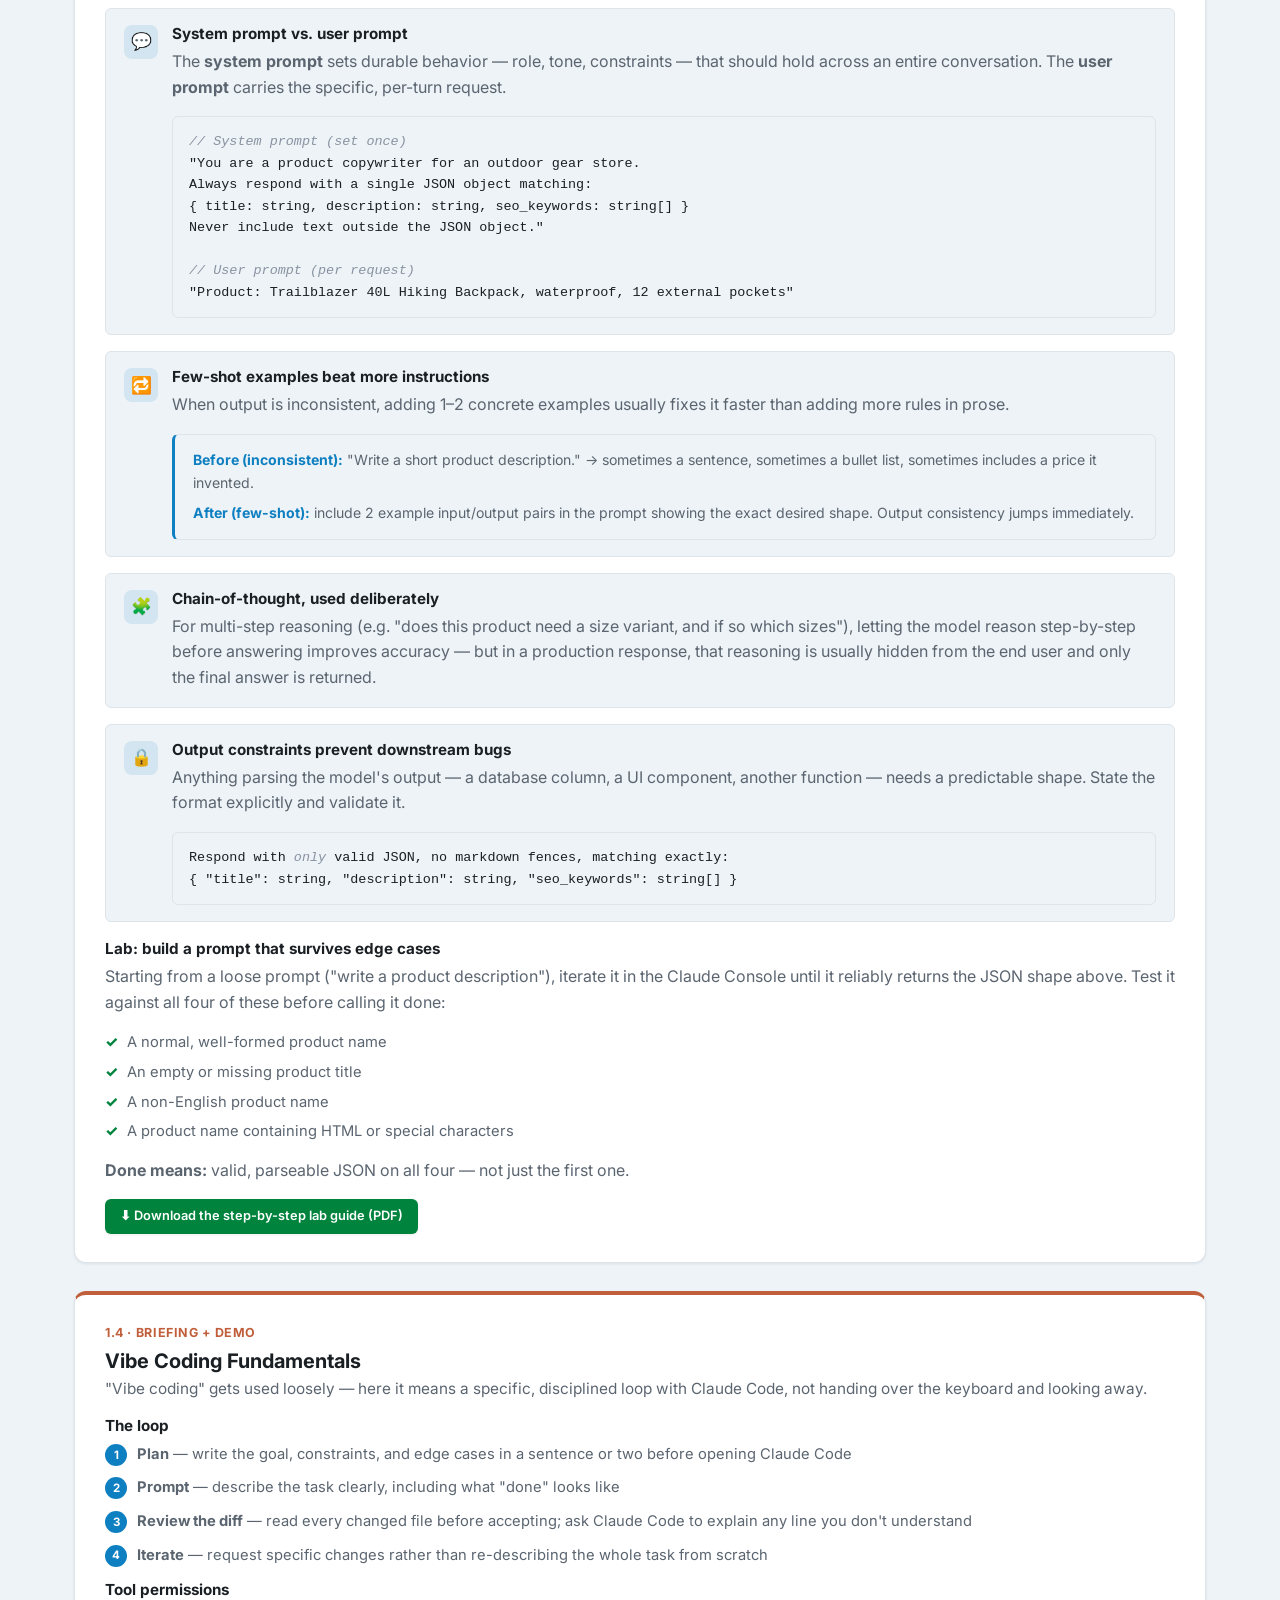
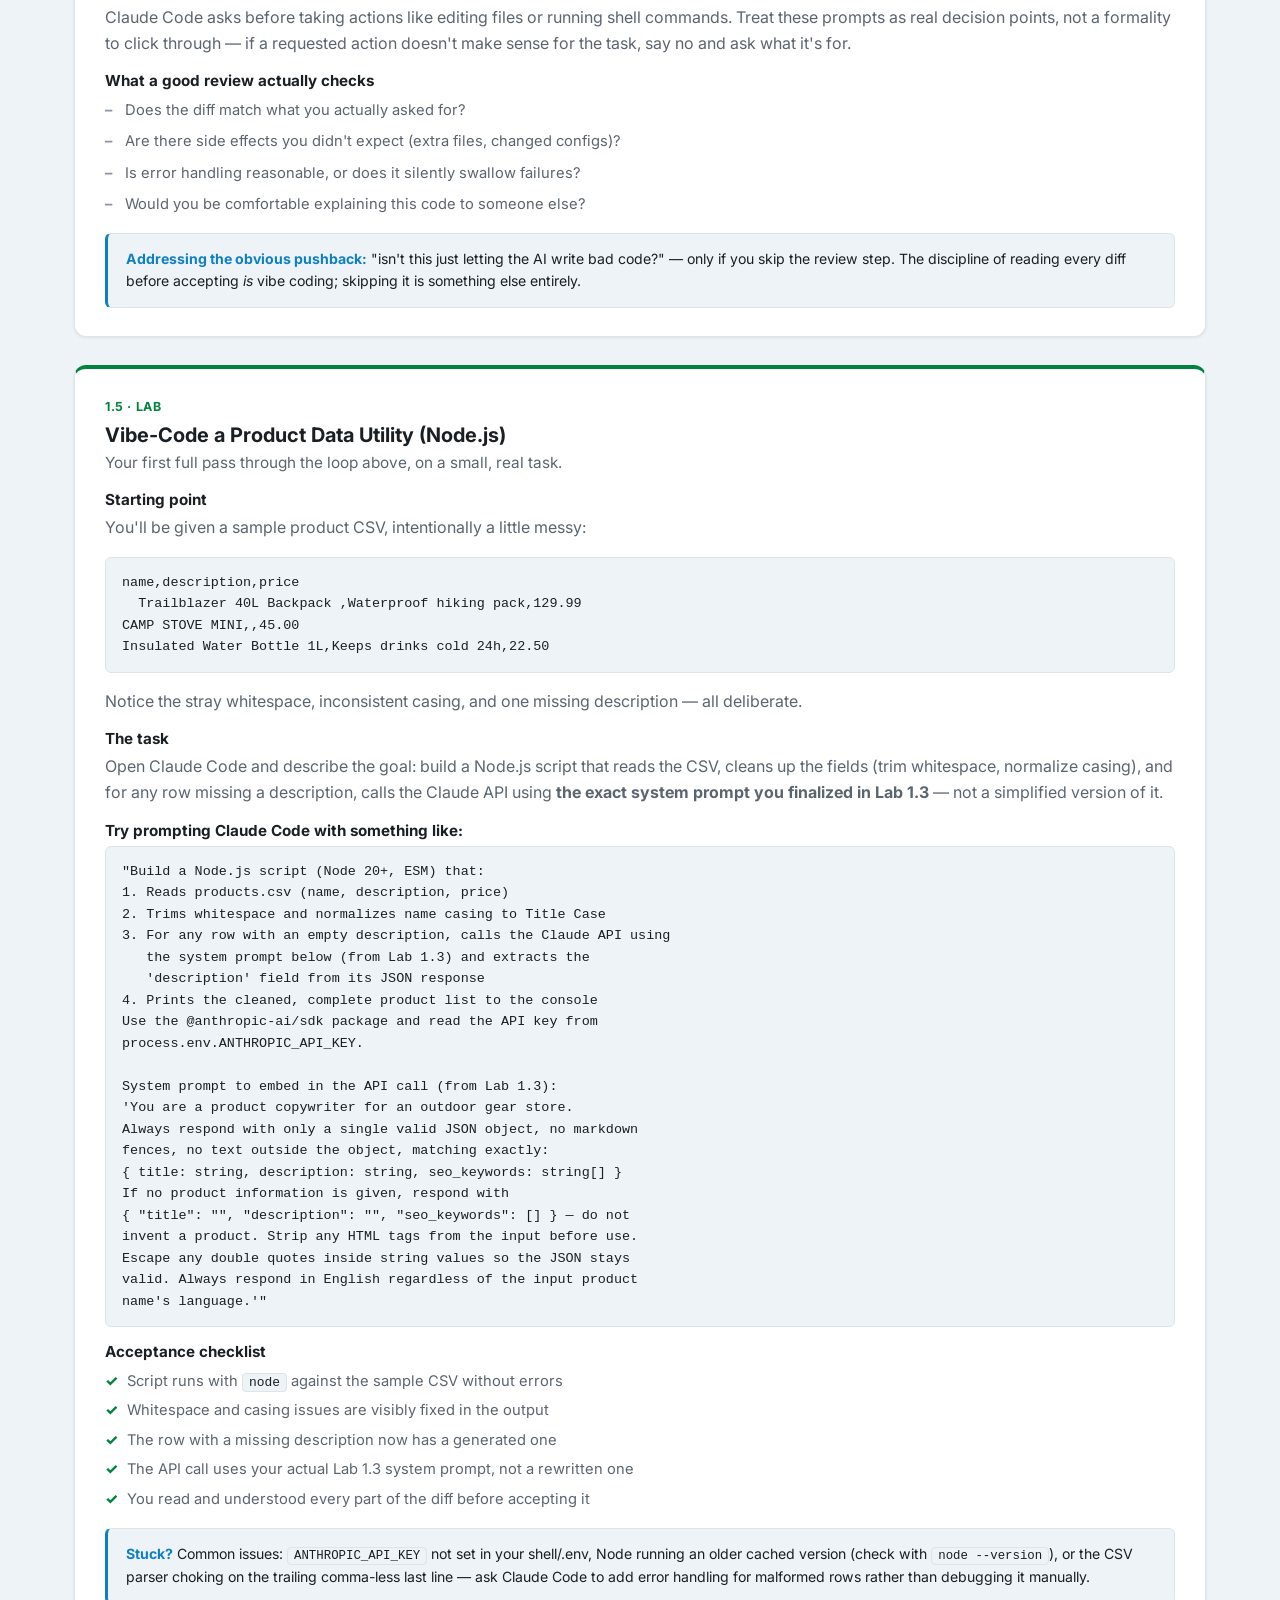
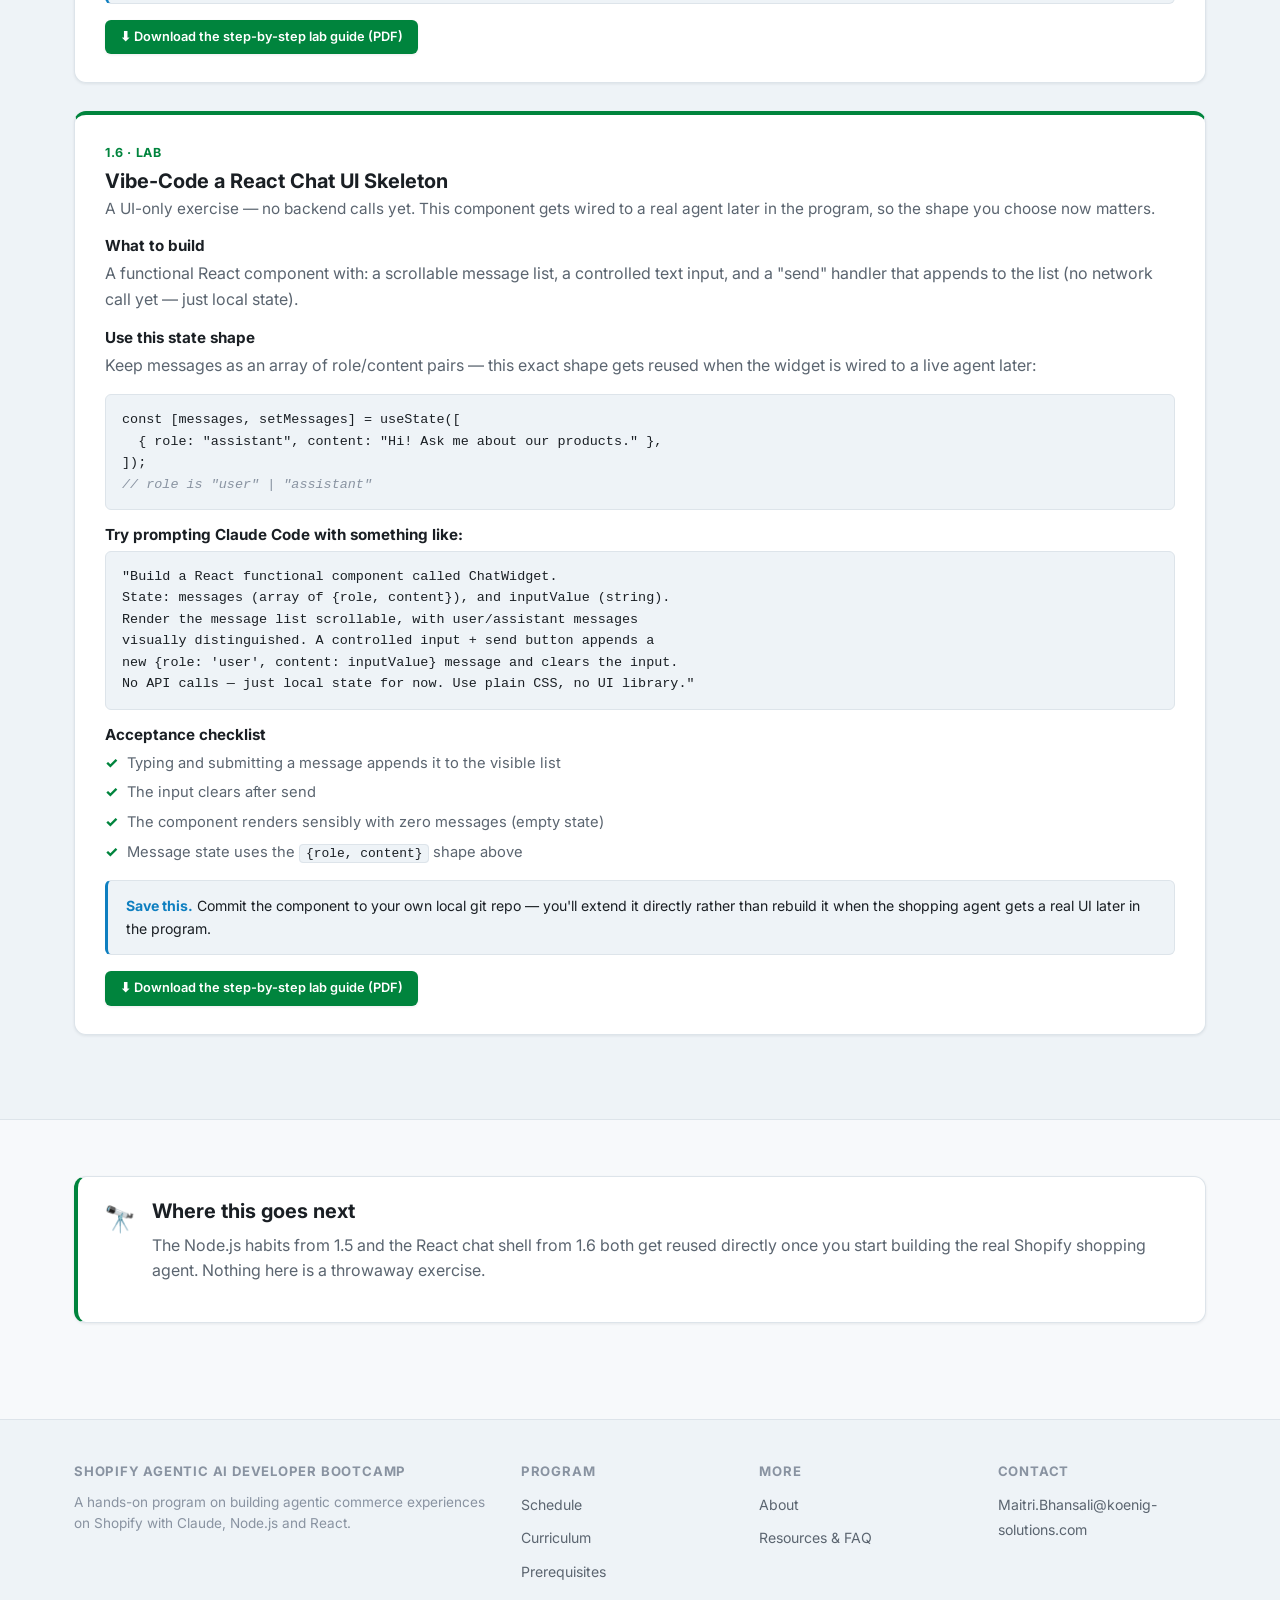
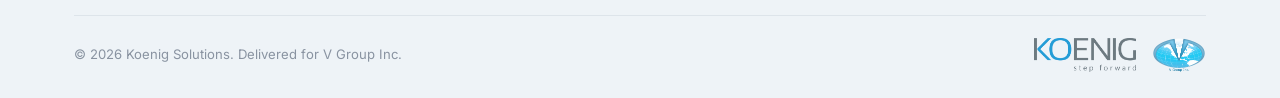
<file: module-1.html>
<!DOCTYPE html>
<html lang="en">
<head>
<meta charset="UTF-8">
<meta name="viewport" content="width=device-width, initial-scale=1.0">
<title>Module 1 Content | Shopify Agentic AI Developer Bootcamp</title>
<meta name="description" content="Module 1: LLM Foundations & Vibe Coding with Claude — what's covered, key concepts, and what you'll build.">
<link rel="icon" href="data:image/svg+xml,<svg xmlns=%22http://www.w3.org/2000/svg%22 viewBox=%220 0 100 100%22><text y=%22.9em%22 font-size=%2290%22>🛍️</text></svg>">
<link rel="preconnect" href="https://fonts.googleapis.com">
<link href="https://fonts.googleapis.com/css2?family=Inter:wght@400;500;600;700;800&display=swap" rel="stylesheet">
<link rel="stylesheet" href="assets/css/style.css">
</head>
<body>
<a class="skip-link" href="#main">Skip to content</a>

<header class="site-header">
  <div class="nav-wrap">
    <a class="brand-lockup" href="index.html">
      <span class="logo-slot">
        <img src="assets/images/koenig-logo.png" alt="Koenig Solutions" data-fallback onerror="this.style.display='none';this.nextElementSibling.style.display='inline-block'">
        <span class="text-logo koenig">KOENIG<span> solutions</span></span>
      </span>
      <span class="brand-x">×</span>
      <span class="logo-slot">
        <img src="assets/images/vgroup-logo.png" alt="V Group Inc." data-fallback onerror="this.style.display='none';this.nextElementSibling.style.display='inline-block'">
        <span class="text-logo vgroup">V Group Inc.</span>
      </span>
      <span class="brand-title">Agentic AI Developer Bootcamp</span>
    </a>
    <nav>
      <ul class="nav-links" id="navLinks">
        <li><a href="index.html">Home</a></li>
        <li><a href="schedule.html">Schedule</a></li>
        <li><a href="curriculum.html" class="active">Curriculum</a></li>
        <li><a href="prerequisites.html">Prerequisites</a></li>
        <li><a href="about.html">About</a></li>
        <li><a href="resources.html">Resources</a></li>
      </ul>
    </nav>
    <div class="nav-actions">
      <button class="theme-toggle" id="themeToggle" aria-label="Toggle dark mode">🌙</button>
      <button class="nav-burger" id="navBurger" aria-label="Toggle menu" aria-expanded="false">☰</button>
    </div>
  </div>
</header>

<main id="main">
  <section class="hero" style="padding:44px 0 36px">
    <div class="hero-inner">
      <p style="margin-bottom:14px"><a href="curriculum.html" class="small" style="text-decoration:none;color:var(--koenig-blue);font-weight:600">← Back to Curriculum</a></p>
      <span class="eyebrow badge-live" style="background:var(--live-bg);border-color:transparent;color:var(--live-text)">📖 Module 1 · Live</span>
      <h1>LLM Foundations & Vibe Coding with Claude</h1>
      <p class="hero-sub">Get comfortable with how LLMs and Claude work, and start building with natural-language-driven (“vibe”) coding.</p>
      <div class="hero-meta">
        <span class="pill">📅 <strong>17 – 18 Aug 2026</strong></span>
        <span class="pill">🕥 10:00 – 12:00 IST</span>
        <span class="pill"><strong>2</strong> Live Sessions</span>
        <span class="pill"><strong>6</strong> Topics</span>
      </div>
    </div>
  </section>

  <section class="section">
    <div class="container">
      <div class="callout callout-koenig">
        <span class="emoji">💡</span>
        <div>
          <h3>Before you arrive</h3>
          <p>Make sure your <a href="prerequisites.html">Prerequisites checklist</a> is complete — a working Shopify Partner dev store, an active Claude API key, Claude Code CLI installed and authenticated, and Node.js/React ready to go. Setup issues on Day 1 eat into lab time for everyone.</p>
        </div>
      </div>
    </div>
  </section>

  <section class="section section-alt">
    <div class="container">
      <div class="section-head">
        <span class="eyebrow">What's covered</span>
        <h2>Six topics across two sessions</h2>
        <p>This page is meant to be a complete, standalone reference for Module 1 — everything below is enough to prepare for, follow along with, and revisit after each session, without needing outside material.</p>
      </div>

      <!-- 1.1 -->
      <div class="module-topic type-b">
        <span class="topic-eyebrow">1.1 · Briefing</span>
        <h3>Kickoff & Environment Setup</h3>
        <p>Before any coding starts, everyone verifies the same four things. Run these checks yourself ahead of Session 1 — don't wait to discover a gap live.</p>

        <div class="simple-table-wrap">
          <table class="simple-table">
            <thead><tr><th>Requirement</th><th>How to verify</th><th>Looks like</th></tr></thead>
            <tbody>
              <tr><td>Shopify Partner dev store</td><td>Log in at your Partner dashboard and open the store</td><td>An empty/demo store you can freely break</td></tr>
              <tr><td>Claude API access</td><td><code>claude auth status</code> in a terminal</td><td>Shows an authenticated account, not a login prompt</td></tr>
              <tr><td>Claude Code CLI</td><td><code>claude --version</code></td><td>Prints a version number, not "command not found"</td></tr>
              <tr><td>Node.js 20+ / React scaffold</td><td><code>node --version</code></td><td><code>v20.x.x</code> or higher</td></tr>
            </tbody>
          </table>
        </div>

        <div class="callout-warn">⚠️ <strong>Claude Code has no free tier.</strong> It requires a paid Claude Pro/Max plan or an Anthropic API account with billing enabled. If <code>claude auth status</code> fails, resolve billing before Session 1 — see the full <a href="prerequisites.html">Prerequisites</a> page for setup links.</div>

        <div class="callout-tip"><strong>Why a dev store only:</strong> later modules create draft orders, trigger Shopify Flow, and register webhooks. Never point these at a live/production store — a free Partner dev store is disposable and safe to break.</div>
      </div>

      <!-- 1.2 -->
      <div class="module-topic type-b">
        <span class="topic-eyebrow">1.2 · Briefing</span>
        <h3>How LLMs Actually Work</h3>
        <p>Everything an AI agent does later in this program — why it "forgets" things, why it costs money per request, why one model feels smarter than another — traces back to four ideas. Get these right now and a lot of later debugging gets easier.</p>

        <div class="concept-block">
          <div class="concept-icon">🔤</div>
          <div class="concept-body">
            <h4>Tokens are not words</h4>
            <p>Claude reads and writes in <strong>tokens</strong> — chunks of text that are often smaller than a whole word. Common short words are usually one token; longer or unusual words get split into pieces.</p>
            <div class="code-block"><span class="cm">// Roughly how a sentence gets tokenized (illustrative, not exact)</span>
"Shopify agents are useful"
→ ["Shop", "ify", " agents", " are", " useful"]   <span class="cm">// 5 tokens, 4 words</span></div>
            <p>This matters practically: Claude's API is billed per token (input + output), and every limit you'll hear about — context window, max output — is measured in tokens, not words or characters.</p>
          </div>
        </div>

        <div class="concept-block">
          <div class="concept-icon">🧠</div>
          <div class="concept-body">
            <h4>The context window is working memory, not storage</h4>
            <p>The <strong>context window</strong> is the maximum amount of conversation (in tokens) Claude can "see" at once — your messages, its replies, any documents or tool results you've included. As of this program, Claude Sonnet 5 (our default model) and Opus 4.8 support up to <strong>1,000,000 tokens</strong> of context; Haiku 4.5 supports <strong>200,000 tokens</strong>. That's roughly 750,000 words at the high end — most of a very long novel.</p>
            <p class="mb-0">Nothing persists after a conversation ends. If an application wants Claude to "remember" earlier turns, it has to resend that history as part of the context window on every request — there's no hidden long-term memory. We'll cover strategies for managing this deliberately (summarization, trimming) once we build multi-turn agents in Module 2.</p>
          </div>
        </div>

        <div class="concept-block">
          <div class="concept-icon">🌡️</div>
          <div class="concept-body">
            <h4>Temperature controls randomness, not "creativity"</h4>
            <p class="mb-0">Temperature is a setting (typically 0–1) that controls how much the model varies its word choices. At <strong>temperature 0</strong>, the same prompt reliably produces close to the same output every time — good for anything that needs to be predictable (structured data extraction, classification). Higher temperatures introduce more variety — useful for brainstorming or creative copy, risky for anything downstream code needs to parse.</p>
          </div>
        </div>

        <h4>Choosing a model tier</h4>
        <div class="simple-table-wrap">
          <table class="simple-table">
            <thead><tr><th>Model</th><th>Context window</th><th>Best for</th></tr></thead>
            <tbody>
              <tr><td><strong>Haiku 4.5</strong></td><td>200K tokens</td><td>High-volume, simple tasks where speed/cost matter most (classification, short extractions)</td></tr>
              <tr class="row-highlight"><td><strong>Sonnet 5</strong><br><span class="small">Workshop default</span></td><td>1M tokens</td><td>The balanced choice for agentic tool-use, coding, and most of this program's labs</td></tr>
              <tr><td><strong>Opus 4.8</strong></td><td>1M tokens</td><td>The deepest reasoning tier — complex multi-step planning where quality matters more than speed or cost</td></tr>
            </tbody>
          </table>
        </div>
        <p class="small">Exact limits and pricing are Anthropic's to update over time — check the <a href="resources.html">Resources page</a> for a link to current docs if you want to confirm the latest numbers.</p>

        <div class="concept-block">
          <div class="concept-icon">🔎</div>
          <div class="concept-body">
            <h4>A quick word on embeddings</h4>
            <p class="mb-0">You'll hear "embeddings" again when we cover Retrieval-Augmented Generation (RAG) later in the program. In short: an embedding turns a piece of text into a list of numbers (a vector) that captures its <em>meaning</em>, so a computer can compare how similar two pieces of text are — the basis for search that understands intent, not just keyword matching.</p>
          </div>
        </div>
      </div>

      <!-- 1.3 -->
      <div class="module-topic type-l">
        <span class="topic-eyebrow">1.3 · Briefing + Lab</span>
        <h3>Prompt Engineering That Holds Up in Production</h3>
        <p>A prompt that works once in a chat window is not the same as a prompt that works reliably inside an application. This is the shift from "chatting" to engineering.</p>

        <div class="concept-block">
          <div class="concept-icon">💬</div>
          <div class="concept-body">
            <h4>System prompt vs. user prompt</h4>
            <p>The <strong>system prompt</strong> sets durable behavior — role, tone, constraints — that should hold across an entire conversation. The <strong>user prompt</strong> carries the specific, per-turn request.</p>
            <div class="code-block"><span class="cm">// System prompt (set once)</span>
"You are a product copywriter for an outdoor gear store.
Always respond with a single JSON object matching:
{ title: string, description: string, seo_keywords: string[] }
Never include text outside the JSON object."

<span class="cm">// User prompt (per request)</span>
"Product: Trailblazer 40L Hiking Backpack, waterproof, 12 external pockets"</div>
          </div>
        </div>

        <div class="concept-block">
          <div class="concept-icon">🔁</div>
          <div class="concept-body">
            <h4>Few-shot examples beat more instructions</h4>
            <p>When output is inconsistent, adding 1–2 concrete examples usually fixes it faster than adding more rules in prose.</p>
            <div class="callout-tip mb-0">
              <p><strong>Before (inconsistent):</strong> "Write a short product description." → sometimes a sentence, sometimes a bullet list, sometimes includes a price it invented.</p>
              <p><strong>After (few-shot):</strong> include 2 example input/output pairs in the prompt showing the exact desired shape. Output consistency jumps immediately.</p>
            </div>
          </div>
        </div>

        <div class="concept-block">
          <div class="concept-icon">🧩</div>
          <div class="concept-body">
            <h4>Chain-of-thought, used deliberately</h4>
            <p class="mb-0">For multi-step reasoning (e.g. "does this product need a size variant, and if so which sizes"), letting the model reason step-by-step before answering improves accuracy — but in a production response, that reasoning is usually hidden from the end user and only the final answer is returned.</p>
          </div>
        </div>

        <div class="concept-block">
          <div class="concept-icon">🔒</div>
          <div class="concept-body">
            <h4>Output constraints prevent downstream bugs</h4>
            <p>Anything parsing the model's output — a database column, a UI component, another function — needs a predictable shape. State the format explicitly and validate it.</p>
            <div class="code-block">Respond with <span class="cm">only</span> valid JSON, no markdown fences, matching exactly:
{ "title": string, "description": string, "seo_keywords": string[] }</div>
          </div>
        </div>

        <h4>Lab: build a prompt that survives edge cases</h4>
        <p>Starting from a loose prompt ("write a product description"), iterate it in the Claude Console until it reliably returns the JSON shape above. Test it against all four of these before calling it done:</p>
        <ul class="mini-check">
          <li>A normal, well-formed product name</li>
          <li>An empty or missing product title</li>
          <li>A non-English product name</li>
          <li>A product name containing HTML or special characters</li>
        </ul>
        <p><strong>Done means:</strong> valid, parseable JSON on all four — not just the first one.</p>
        <a class="btn btn-sm btn-primary" href="assets/downloads/Module-1-Lab-1.3-Step-by-Step-Guide.pdf" download>⬇ Download the step-by-step lab guide (PDF)</a>
      </div>

      <!-- 1.4 -->
      <div class="module-topic type-d">
        <span class="topic-eyebrow">1.4 · Briefing + Demo</span>
        <h3>Vibe Coding Fundamentals</h3>
        <p>"Vibe coding" gets used loosely — here it means a specific, disciplined loop with Claude Code, not handing over the keyboard and looking away.</p>

        <h4>The loop</h4>
        <ol class="step-list">
          <li><strong>Plan</strong> — write the goal, constraints, and edge cases in a sentence or two before opening Claude Code</li>
          <li><strong>Prompt</strong> — describe the task clearly, including what "done" looks like</li>
          <li><strong>Review the diff</strong> — read every changed file before accepting; ask Claude Code to explain any line you don't understand</li>
          <li><strong>Iterate</strong> — request specific changes rather than re-describing the whole task from scratch</li>
        </ol>

        <h4>Tool permissions</h4>
        <p>Claude Code asks before taking actions like editing files or running shell commands. Treat these prompts as real decision points, not a formality to click through — if a requested action doesn't make sense for the task, say no and ask what it's for.</p>

        <h4>What a good review actually checks</h4>
        <ul class="plain-list">
          <li>Does the diff match what you actually asked for?</li>
          <li>Are there side effects you didn't expect (extra files, changed configs)?</li>
          <li>Is error handling reasonable, or does it silently swallow failures?</li>
          <li>Would you be comfortable explaining this code to someone else?</li>
        </ul>
        <div class="callout-tip mb-0"><strong>Addressing the obvious pushback:</strong> "isn't this just letting the AI write bad code?" — only if you skip the review step. The discipline of reading every diff before accepting <em>is</em> vibe coding; skipping it is something else entirely.</div>
      </div>

      <!-- 1.5 -->
      <div class="module-topic type-l">
        <span class="topic-eyebrow">1.5 · Lab</span>
        <h3>Vibe-Code a Product Data Utility (Node.js)</h3>
        <p>Your first full pass through the loop above, on a small, real task.</p>

        <h4>Starting point</h4>
        <p>You'll be given a sample product CSV, intentionally a little messy:</p>
        <div class="code-block">name,description,price
  Trailblazer 40L Backpack ,Waterproof hiking pack,129.99
CAMP STOVE MINI,,45.00
Insulated Water Bottle 1L,Keeps drinks cold 24h,22.50</div>
        <p>Notice the stray whitespace, inconsistent casing, and one missing description — all deliberate.</p>

        <h4>The task</h4>
        <p>Open Claude Code and describe the goal: build a Node.js script that reads the CSV, cleans up the fields (trim whitespace, normalize casing), and for any row missing a description, calls the Claude API using <strong>the exact system prompt you finalized in Lab 1.3</strong> — not a simplified version of it.</p>

        <h4>Try prompting Claude Code with something like:</h4>
        <div class="code-block">"Build a Node.js script (Node 20+, ESM) that:
1. Reads products.csv (name, description, price)
2. Trims whitespace and normalizes name casing to Title Case
3. For any row with an empty description, calls the Claude API using
   the system prompt below (from Lab 1.3) and extracts the
   'description' field from its JSON response
4. Prints the cleaned, complete product list to the console
Use the @anthropic-ai/sdk package and read the API key from
process.env.ANTHROPIC_API_KEY.

System prompt to embed in the API call (from Lab 1.3):
'You are a product copywriter for an outdoor gear store.
Always respond with only a single valid JSON object, no markdown
fences, no text outside the object, matching exactly:
{ title: string, description: string, seo_keywords: string[] }
If no product information is given, respond with
{ "title": "", "description": "", "seo_keywords": [] } — do not
invent a product. Strip any HTML tags from the input before use.
Escape any double quotes inside string values so the JSON stays
valid. Always respond in English regardless of the input product
name's language.'"</div>

        <h4>Acceptance checklist</h4>
        <ul class="mini-check">
          <li>Script runs with <code>node</code> against the sample CSV without errors</li>
          <li>Whitespace and casing issues are visibly fixed in the output</li>
          <li>The row with a missing description now has a generated one</li>
          <li>The API call uses your actual Lab 1.3 system prompt, not a rewritten one</li>
          <li>You read and understood every part of the diff before accepting it</li>
        </ul>

        <div class="callout-tip"><strong>Stuck?</strong> Common issues: <code>ANTHROPIC_API_KEY</code> not set in your shell/.env, Node running an older cached version (check with <code>node --version</code>), or the CSV parser choking on the trailing comma-less last line — ask Claude Code to add error handling for malformed rows rather than debugging it manually.</div>
        <a class="btn btn-sm btn-primary" href="assets/downloads/Module-1-Lab-1.5-Step-by-Step-Guide.pdf" download>⬇ Download the step-by-step lab guide (PDF)</a>
      </div>

      <!-- 1.6 -->
      <div class="module-topic type-l">
        <span class="topic-eyebrow">1.6 · Lab</span>
        <h3>Vibe-Code a React Chat UI Skeleton</h3>
        <p>A UI-only exercise — no backend calls yet. This component gets wired to a real agent later in the program, so the shape you choose now matters.</p>

        <h4>What to build</h4>
        <p>A functional React component with: a scrollable message list, a controlled text input, and a "send" handler that appends to the list (no network call yet — just local state).</p>

        <h4>Use this state shape</h4>
        <p>Keep messages as an array of role/content pairs — this exact shape gets reused when the widget is wired to a live agent later:</p>
        <div class="code-block">const [messages, setMessages] = useState([
  { role: "assistant", content: "Hi! Ask me about our products." },
]);
<span class="cm">// role is "user" | "assistant"</span></div>

        <h4>Try prompting Claude Code with something like:</h4>
        <div class="code-block">"Build a React functional component called ChatWidget.
State: messages (array of {role, content}), and inputValue (string).
Render the message list scrollable, with user/assistant messages
visually distinguished. A controlled input + send button appends a
new {role: 'user', content: inputValue} message and clears the input.
No API calls — just local state for now. Use plain CSS, no UI library."</div>

        <h4>Acceptance checklist</h4>
        <ul class="mini-check">
          <li>Typing and submitting a message appends it to the visible list</li>
          <li>The input clears after send</li>
          <li>The component renders sensibly with zero messages (empty state)</li>
          <li>Message state uses the <code>{role, content}</code> shape above</li>
        </ul>

        <div class="callout-tip"><strong>Save this.</strong> Commit the component to your own local git repo — you'll extend it directly rather than rebuild it when the shopping agent gets a real UI later in the program.</div>
        <a class="btn btn-sm btn-primary" href="assets/downloads/Module-1-Lab-1.6-Step-by-Step-Guide.pdf" download>⬇ Download the step-by-step lab guide (PDF)</a>
      </div>

    </div>
  </section>

  <section class="section">
    <div class="container">
      <div class="callout callout-shopify">
        <span class="emoji">🔭</span>
        <div>
          <h3>Where this goes next</h3>
          <p>The Node.js habits from 1.5 and the React chat shell from 1.6 both get reused directly once you start building the real Shopify shopping agent. Nothing here is a throwaway exercise.</p>
        </div>
      </div>
    </div>
  </section>
</main>

<footer class="site-footer">
  <div class="container">
    <div class="footer-grid">
      <div>
        <h4>Shopify Agentic AI Developer Bootcamp</h4>
        <p class="small">A hands-on program on building agentic commerce experiences on Shopify with Claude, Node.js and React.</p>
      </div>
      <div>
        <h4>Program</h4>
        <ul>
          <li><a href="schedule.html">Schedule</a></li>
          <li><a href="curriculum.html">Curriculum</a></li>
          <li><a href="prerequisites.html">Prerequisites</a></li>
        </ul>
      </div>
      <div>
        <h4>More</h4>
        <ul>
          <li><a href="about.html">About</a></li>
          <li><a href="resources.html">Resources &amp; FAQ</a></li>
        </ul>
      </div>
      <div>
        <h4>Contact</h4>
        <ul>
          <li><a href="mailto:Maitri.Bhansali@koenig-solutions.com">Maitri.Bhansali@koenig-solutions.com</a></li>
        </ul>
      </div>
    </div>
    <div class="footer-bottom">
      <span>© <span id="footerYear"></span> Koenig Solutions. Delivered for V Group Inc.</span>
      <div class="footer-logos">
        <span class="logo-slot">
          <img src="assets/images/koenig-logo.png" alt="Koenig Solutions" data-fallback onerror="this.style.display='none';this.nextElementSibling.style.display='inline-block'">
          <span class="text-logo koenig" style="font-size:.85rem">KOENIG</span>
        </span>
        <span class="logo-slot">
          <img src="assets/images/vgroup-logo.png" alt="V Group Inc." data-fallback onerror="this.style.display='none';this.nextElementSibling.style.display='inline-block'">
          <span class="text-logo vgroup" style="font-size:.85rem">V Group Inc.</span>
        </span>
      </div>
    </div>
  </div>
</footer>

<script src="assets/js/data.js"></script>
<script src="assets/js/main.js"></script>
</body>
</html>
</file>
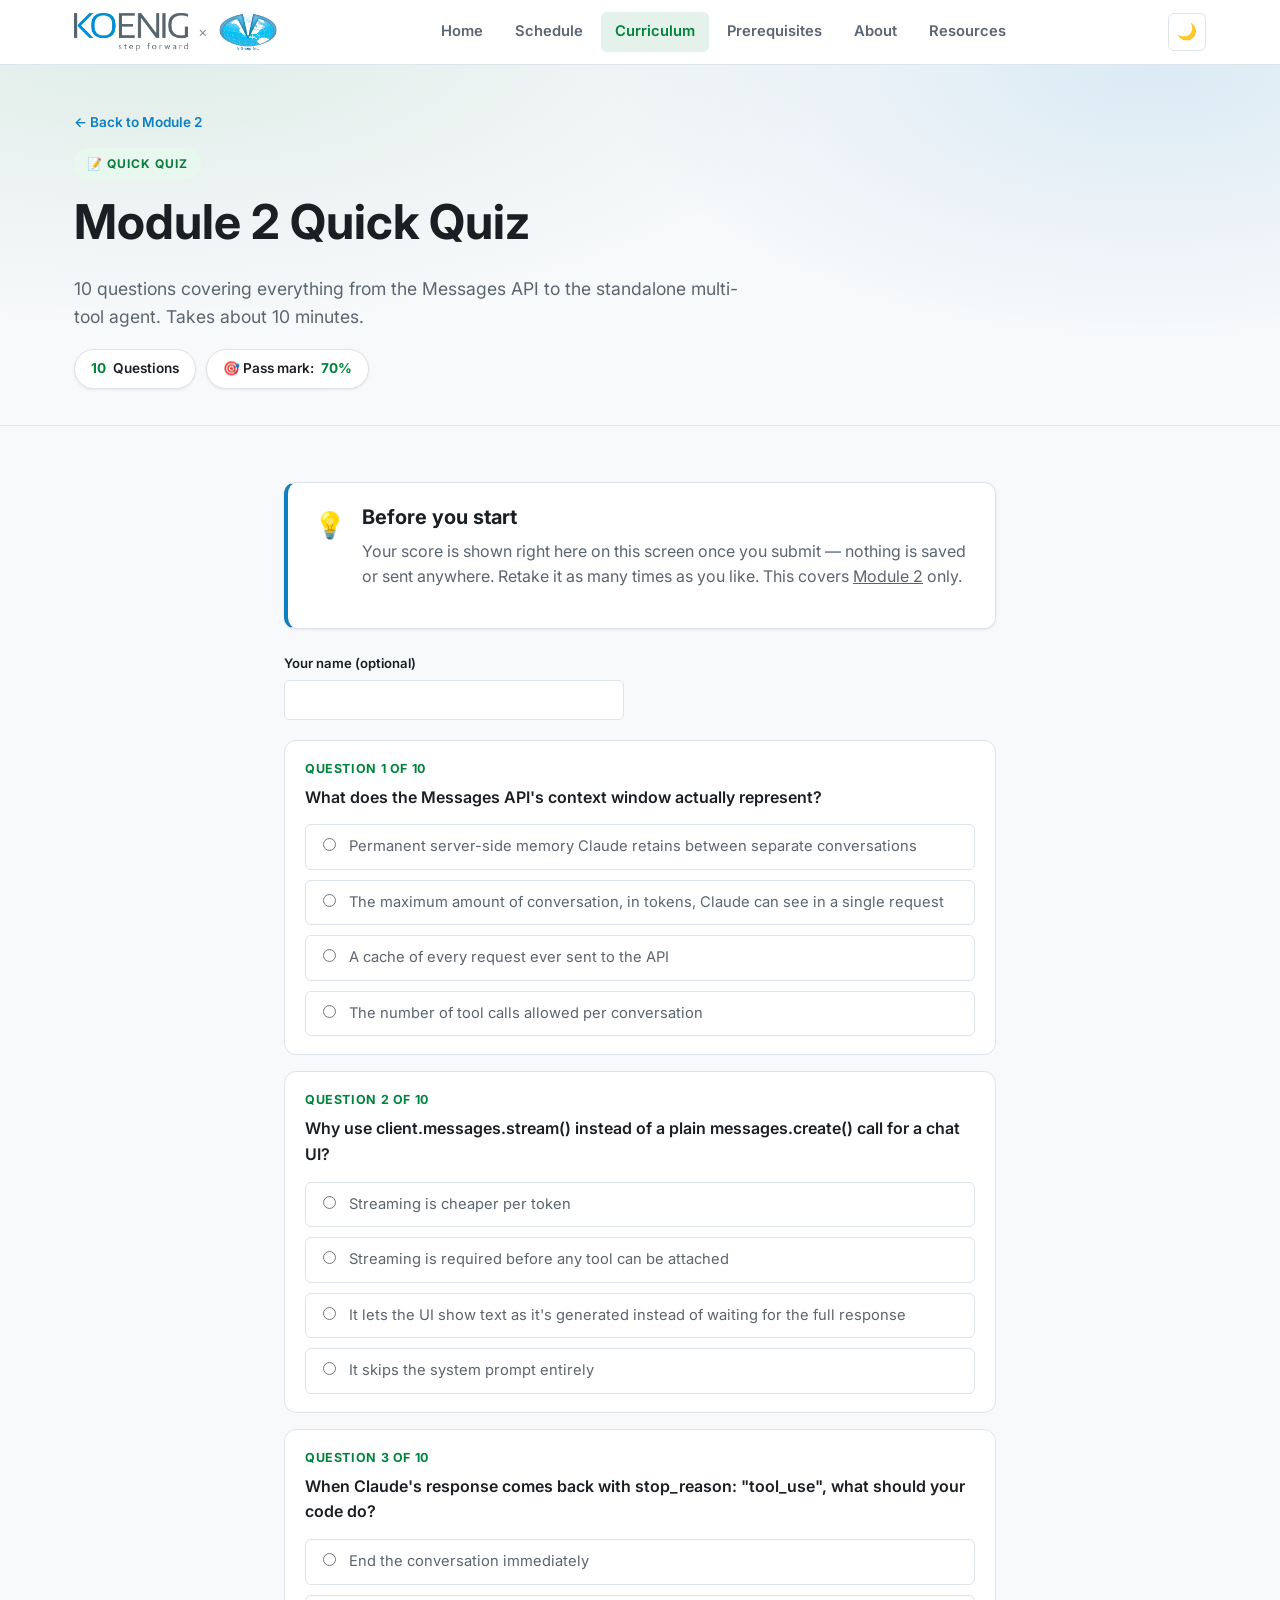
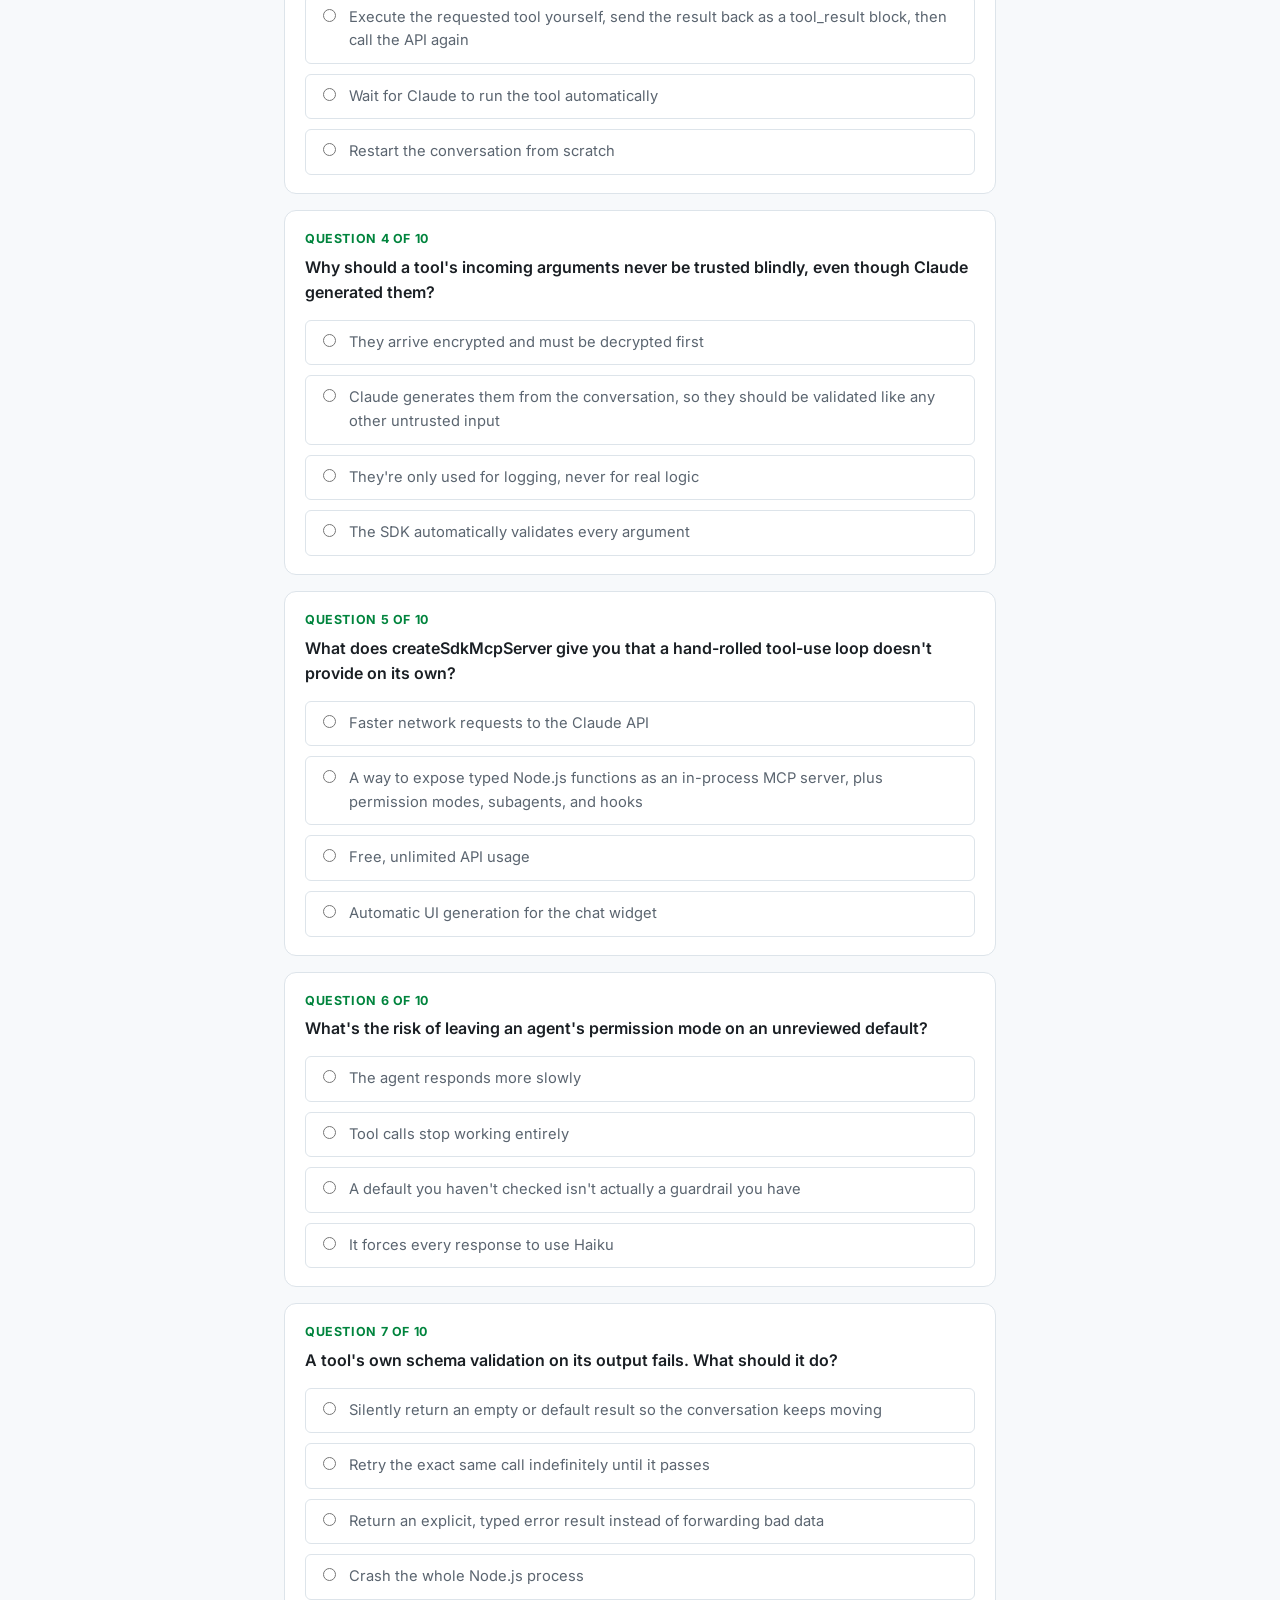
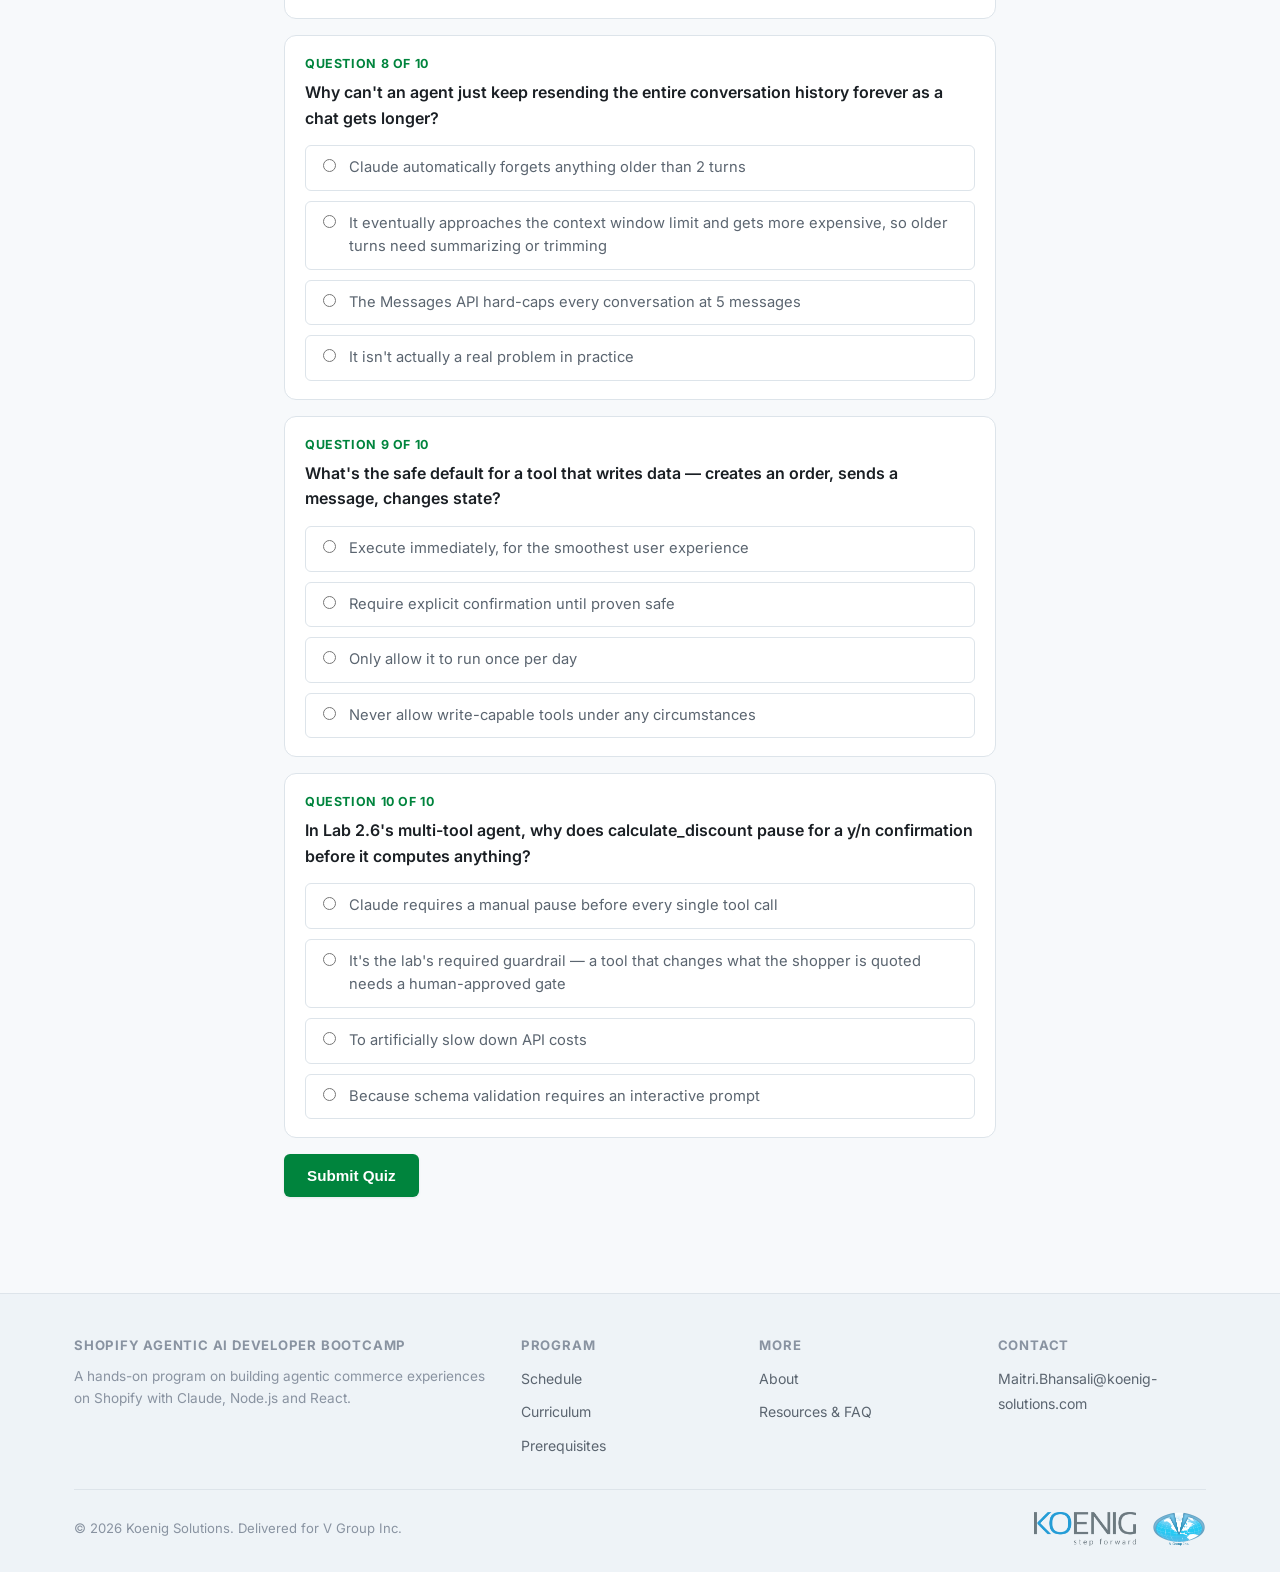
<file: module-2-quiz.html>
<!DOCTYPE html>
<html lang="en">
<head>
<meta charset="UTF-8">
<meta name="viewport" content="width=device-width, initial-scale=1.0">
<title>Module 2 Quick Quiz | Shopify Agentic AI Developer Bootcamp</title>
<meta name="description" content="A 10-question quick quiz covering Module 2: Building Agents with the Claude API & Agent SDK.">
<link rel="icon" href="data:image/svg+xml,<svg xmlns=%22http://www.w3.org/2000/svg%22 viewBox=%220 0 100 100%22><text y=%22.9em%22 font-size=%2290%22>🛍️</text></svg>">
<link rel="preconnect" href="https://fonts.googleapis.com">
<link href="https://fonts.googleapis.com/css2?family=Inter:wght@400;500;600;700;800&display=swap" rel="stylesheet">
<link rel="stylesheet" href="assets/css/style.css">
<style>
  /* ---- Quiz-specific styles (page-scoped, not needed elsewhere on the site) ---- */
  .quiz-meta-row { display: flex; gap: 10px; flex-wrap: wrap; margin: 14px 0 0; }
  .field label { display: block; font-size: .82rem; font-weight: 600; color: var(--text); margin-bottom: 6px; }
  .field input {
    width: 100%; padding: 10px 12px; border: 1px solid var(--border); border-radius: var(--radius-sm);
    background: var(--surface); color: var(--text); font-size: .92rem; font-family: inherit;
  }
  .field input:focus { outline: 2px solid var(--koenig-blue); outline-offset: 1px; }

  .quiz-question {
    border: 1px solid var(--border); border-radius: var(--radius-md); padding: 18px 20px;
    margin-bottom: 16px; background: var(--surface);
  }
  .quiz-question.unanswered { border-color: #c0392b; }
  .quiz-q-num { font-size: .78rem; font-weight: 700; color: var(--shopify-green); text-transform: uppercase; letter-spacing: .05em; margin-bottom: 6px; display: block; }
  .quiz-q-text { font-size: 1rem; font-weight: 600; color: var(--text); margin: 0 0 14px; }
  .quiz-options { display: flex; flex-direction: column; gap: 10px; }
  .quiz-option {
    display: flex; align-items: flex-start; gap: 10px; padding: 10px 12px;
    border: 1px solid var(--border); border-radius: var(--radius-sm); cursor: pointer;
    font-size: .92rem; color: var(--text-muted); transition: border-color .15s, background .15s;
  }
  .quiz-option:hover { border-color: var(--koenig-blue); }
  .quiz-option input { margin-top: 3px; flex-shrink: 0; accent-color: var(--shopify-green); }
  .quiz-option.selected { border-color: var(--shopify-green); background: rgba(0,132,61,.06); color: var(--text); }

  .quiz-option.result-correct { border-color: var(--shopify-green); background: rgba(0,132,61,.08); }
  .quiz-option.result-wrong { border-color: #c0392b; background: rgba(192,57,43,.08); }
  .result-tag { font-size: .74rem; font-weight: 700; margin-left: auto; padding: 2px 8px; border-radius: 20px; flex-shrink: 0; }
  .result-tag.correct { background: var(--shopify-green); color: #fff; }
  .result-tag.wrong { background: #c0392b; color: #fff; }

  .quiz-submit-row { display: flex; align-items: center; gap: 14px; flex-wrap: wrap; margin-top: 8px; }
  .quiz-status { font-size: .86rem; color: var(--text-faint); }

  .quiz-results { text-align: center; padding: 36px 24px; }
  .quiz-score-circle {
    width: 120px; height: 120px; border-radius: 50%; margin: 0 auto 18px;
    display: flex; align-items: center; justify-content: center; flex-direction: column;
    border: 6px solid var(--shopify-green); color: var(--text);
  }
  .quiz-score-circle .num { font-size: 1.8rem; font-weight: 800; line-height: 1; }
  .quiz-score-circle .denom { font-size: .78rem; color: var(--text-faint); margin-top: 2px; }
  .quiz-results.fail .quiz-score-circle { border-color: #c0392b; }
  #quizFormSection.hidden, #quizResultsSection.hidden { display: none; }
</style>
</head>
<body>
<a class="skip-link" href="#main">Skip to content</a>

<header class="site-header">
  <div class="nav-wrap">
    <a class="brand-lockup" href="index.html">
      <span class="logo-slot">
        <img src="assets/images/koenig-logo.png" alt="Koenig Solutions" data-fallback onerror="this.style.display='none';this.nextElementSibling.style.display='inline-block'">
        <span class="text-logo koenig">KOENIG<span> solutions</span></span>
      </span>
      <span class="brand-x">×</span>
      <span class="logo-slot">
        <img src="assets/images/vgroup-logo.png" alt="V Group Inc." data-fallback onerror="this.style.display='none';this.nextElementSibling.style.display='inline-block'">
        <span class="text-logo vgroup">V Group Inc.</span>
      </span>
      <span class="brand-title">Agentic AI Developer Bootcamp</span>
    </a>
    <nav>
      <ul class="nav-links" id="navLinks">
        <li><a href="index.html">Home</a></li>
        <li><a href="schedule.html">Schedule</a></li>
        <li><a href="curriculum.html" class="active">Curriculum</a></li>
        <li><a href="prerequisites.html">Prerequisites</a></li>
        <li><a href="about.html">About</a></li>
        <li><a href="resources.html">Resources</a></li>
      </ul>
    </nav>
    <div class="nav-actions">
      <button class="theme-toggle" id="themeToggle" aria-label="Toggle dark mode">🌙</button>
      <button class="nav-burger" id="navBurger" aria-label="Toggle menu" aria-expanded="false">☰</button>
    </div>
  </div>
</header>

<main id="main">
  <section class="hero" style="padding:44px 0 36px">
    <div class="hero-inner">
      <p style="margin-bottom:14px"><a href="module-2.html" class="small" style="text-decoration:none;color:var(--koenig-blue);font-weight:600">← Back to Module 2</a></p>
      <span class="eyebrow badge-live" style="background:var(--live-bg);border-color:transparent;color:var(--live-text)">📝 Quick Quiz</span>
      <h1>Module 2 Quick Quiz</h1>
      <p class="hero-sub">10 questions covering everything from the Messages API to the standalone multi-tool agent. Takes about 10 minutes.</p>
      <div class="quiz-meta-row">
        <span class="pill"><strong>10</strong> Questions</span>
        <span class="pill">🎯 Pass mark: <strong>70%</strong></span>
      </div>
    </div>
  </section>

  <section class="section">
    <div class="container" style="max-width:760px">

      <div class="callout callout-koenig">
        <span class="emoji">💡</span>
        <div>
          <h3>Before you start</h3>
          <p>Your score is shown right here on this screen once you submit — nothing is saved or sent anywhere. Retake it as many times as you like. This covers <a href="module-2.html">Module 2</a> only.</p>
        </div>
      </div>

      <!-- ============ QUIZ FORM ============ -->
      <div id="quizFormSection">
        <form id="quizForm" novalidate>
          <div class="field" id="nameField" style="margin-top:24px;max-width:340px">
            <label for="traineeName">Your name (optional)</label>
            <input type="text" id="traineeName" name="traineeName" autocomplete="name">
          </div>

          <div id="questionsContainer" style="margin-top:20px"><!-- filled by JS --></div>

          <div class="quiz-submit-row">
            <button type="submit" class="btn btn-primary" id="submitBtn">Submit Quiz</button>
          </div>
        </form>
      </div>

      <!-- ============ RESULTS ============ -->
      <div id="quizResultsSection" class="hidden">
        <div class="quiz-results" id="quizResultsSummary"></div>
        <div id="quizReview"><!-- filled by JS --></div>
        <p style="text-align:center;margin-top:24px">
          <a class="btn btn-outline" href="module-2.html">← Back to Module 2</a>
          <button class="btn btn-primary" id="retakeBtn" style="margin-left:10px">Retake Quiz</button>
        </p>
      </div>

    </div>
  </section>
</main>

<footer class="site-footer">
  <div class="container">
    <div class="footer-grid">
      <div>
        <h4>Shopify Agentic AI Developer Bootcamp</h4>
        <p class="small">A hands-on program on building agentic commerce experiences on Shopify with Claude, Node.js and React.</p>
      </div>
      <div>
        <h4>Program</h4>
        <ul>
          <li><a href="schedule.html">Schedule</a></li>
          <li><a href="curriculum.html">Curriculum</a></li>
          <li><a href="prerequisites.html">Prerequisites</a></li>
        </ul>
      </div>
      <div>
        <h4>More</h4>
        <ul>
          <li><a href="about.html">About</a></li>
          <li><a href="resources.html">Resources &amp; FAQ</a></li>
        </ul>
      </div>
      <div>
        <h4>Contact</h4>
        <ul>
          <li><a href="mailto:Maitri.Bhansali@koenig-solutions.com">Maitri.Bhansali@koenig-solutions.com</a></li>
        </ul>
      </div>
    </div>
    <div class="footer-bottom">
      <span>© <span id="footerYear"></span> Koenig Solutions. Delivered for V Group Inc.</span>
      <div class="footer-logos">
        <span class="logo-slot">
          <img src="assets/images/koenig-logo.png" alt="Koenig Solutions" data-fallback onerror="this.style.display='none';this.nextElementSibling.style.display='inline-block'">
          <span class="text-logo koenig" style="font-size:.85rem">KOENIG</span>
        </span>
        <span class="logo-slot">
          <img src="assets/images/vgroup-logo.png" alt="V Group Inc." data-fallback onerror="this.style.display='none';this.nextElementSibling.style.display='inline-block'">
          <span class="text-logo vgroup" style="font-size:.85rem">V Group Inc.</span>
        </span>
      </div>
    </div>
  </div>
</footer>

<script src="assets/js/data.js"></script>
<script src="assets/js/main.js"></script>
<script src="assets/js/quiz-module-2.js"></script>
</body>
</html>
</file>
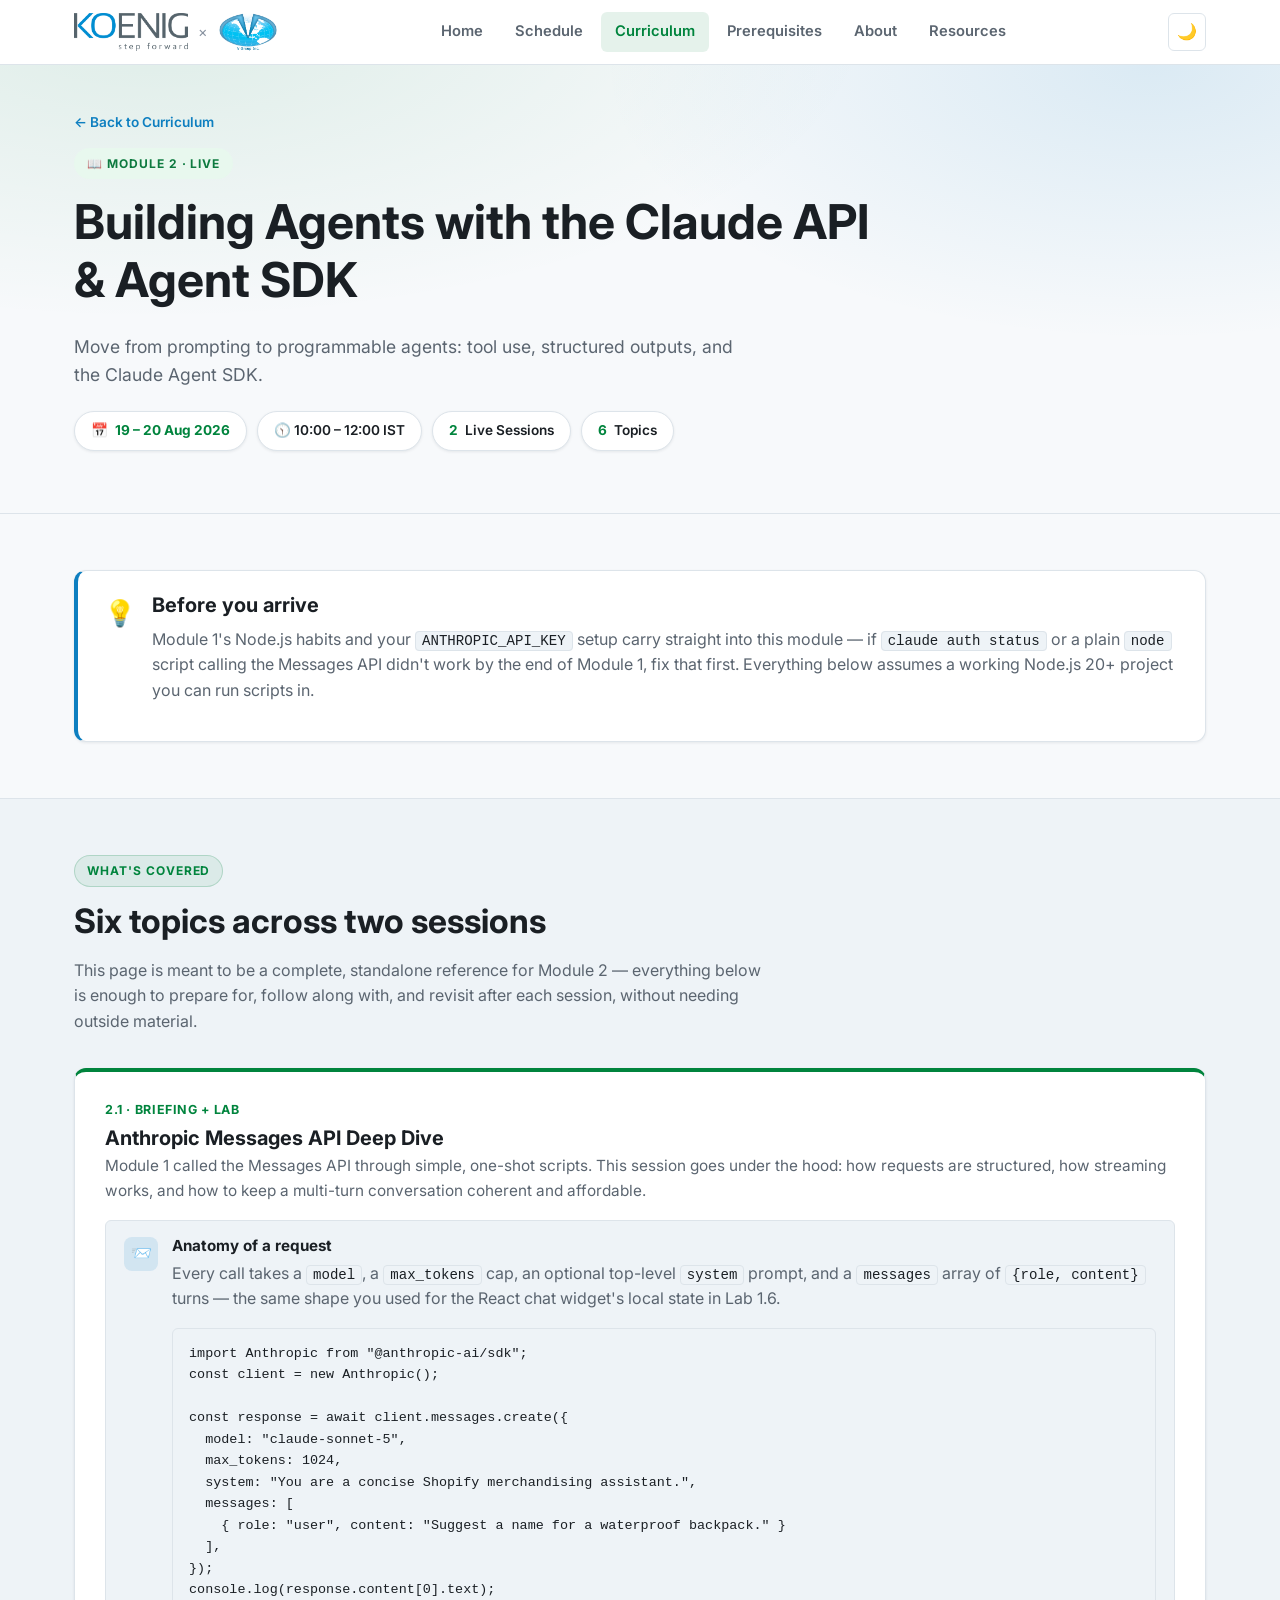
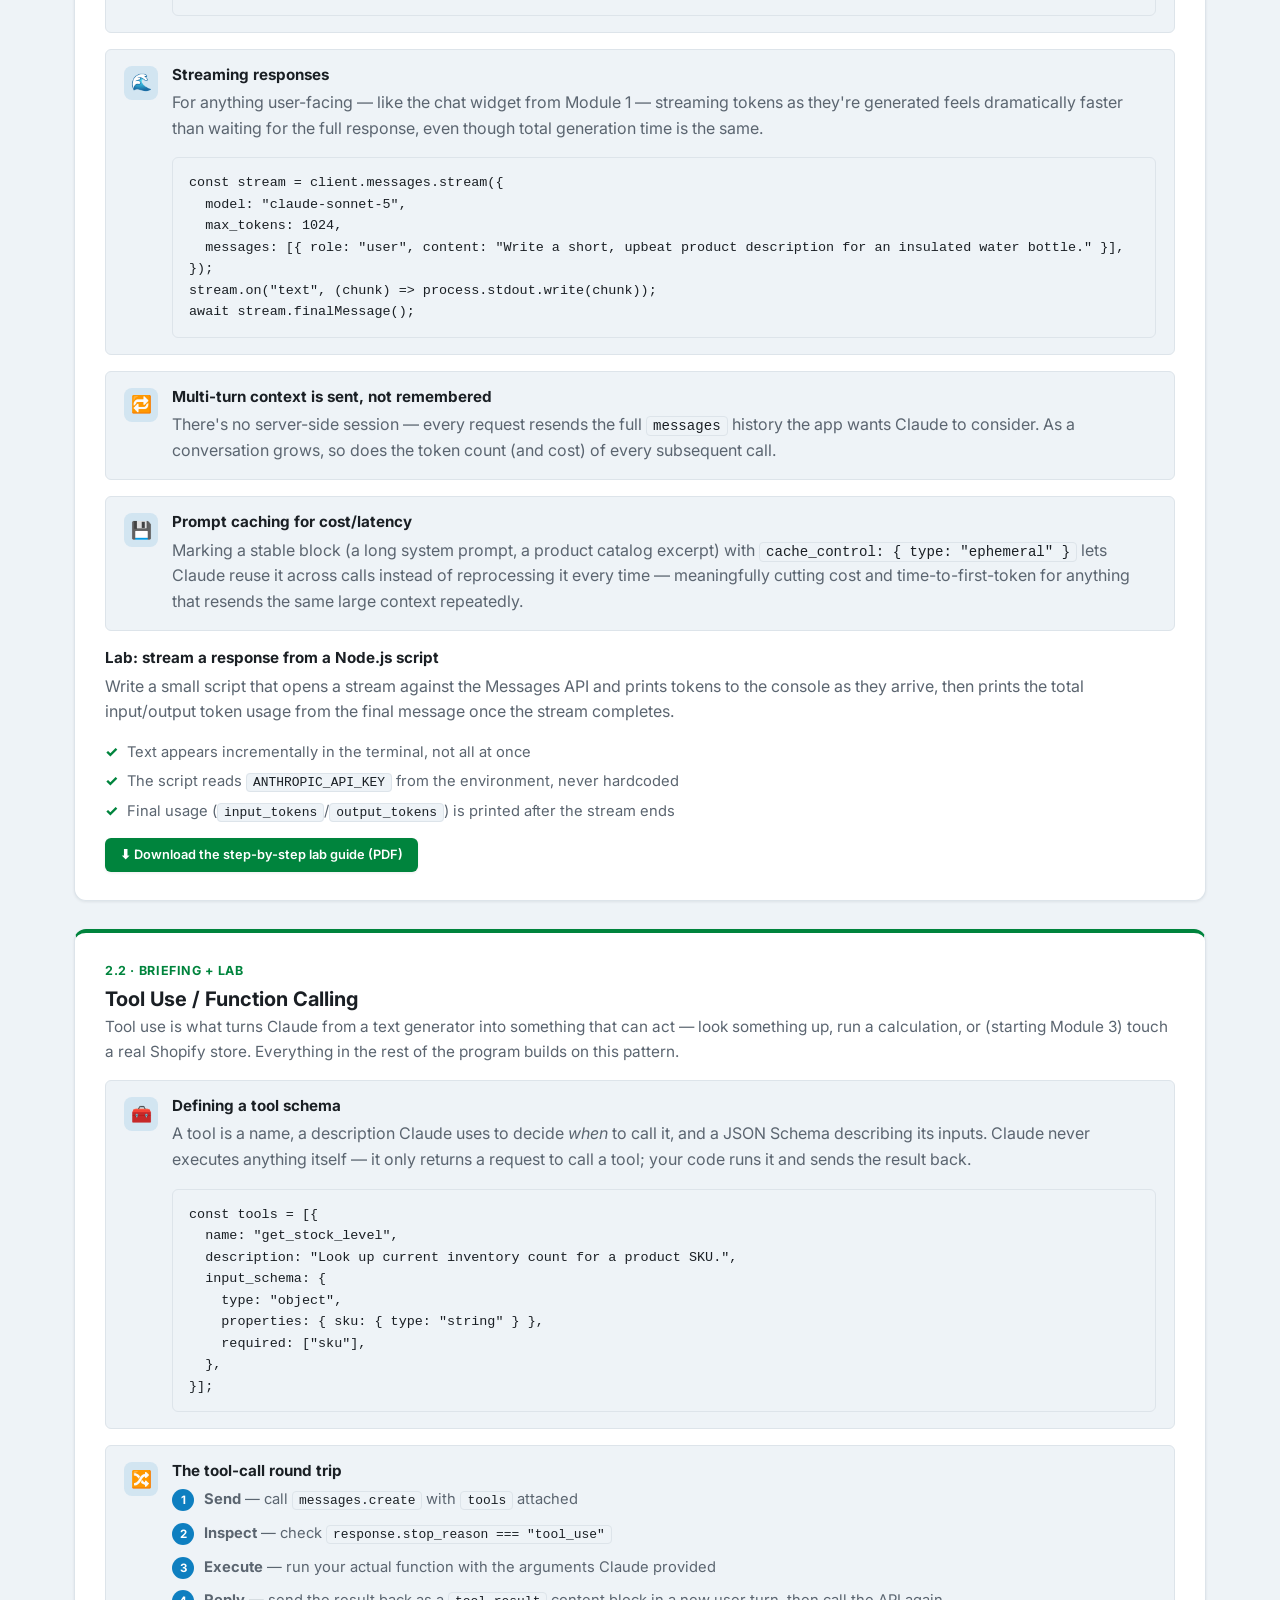
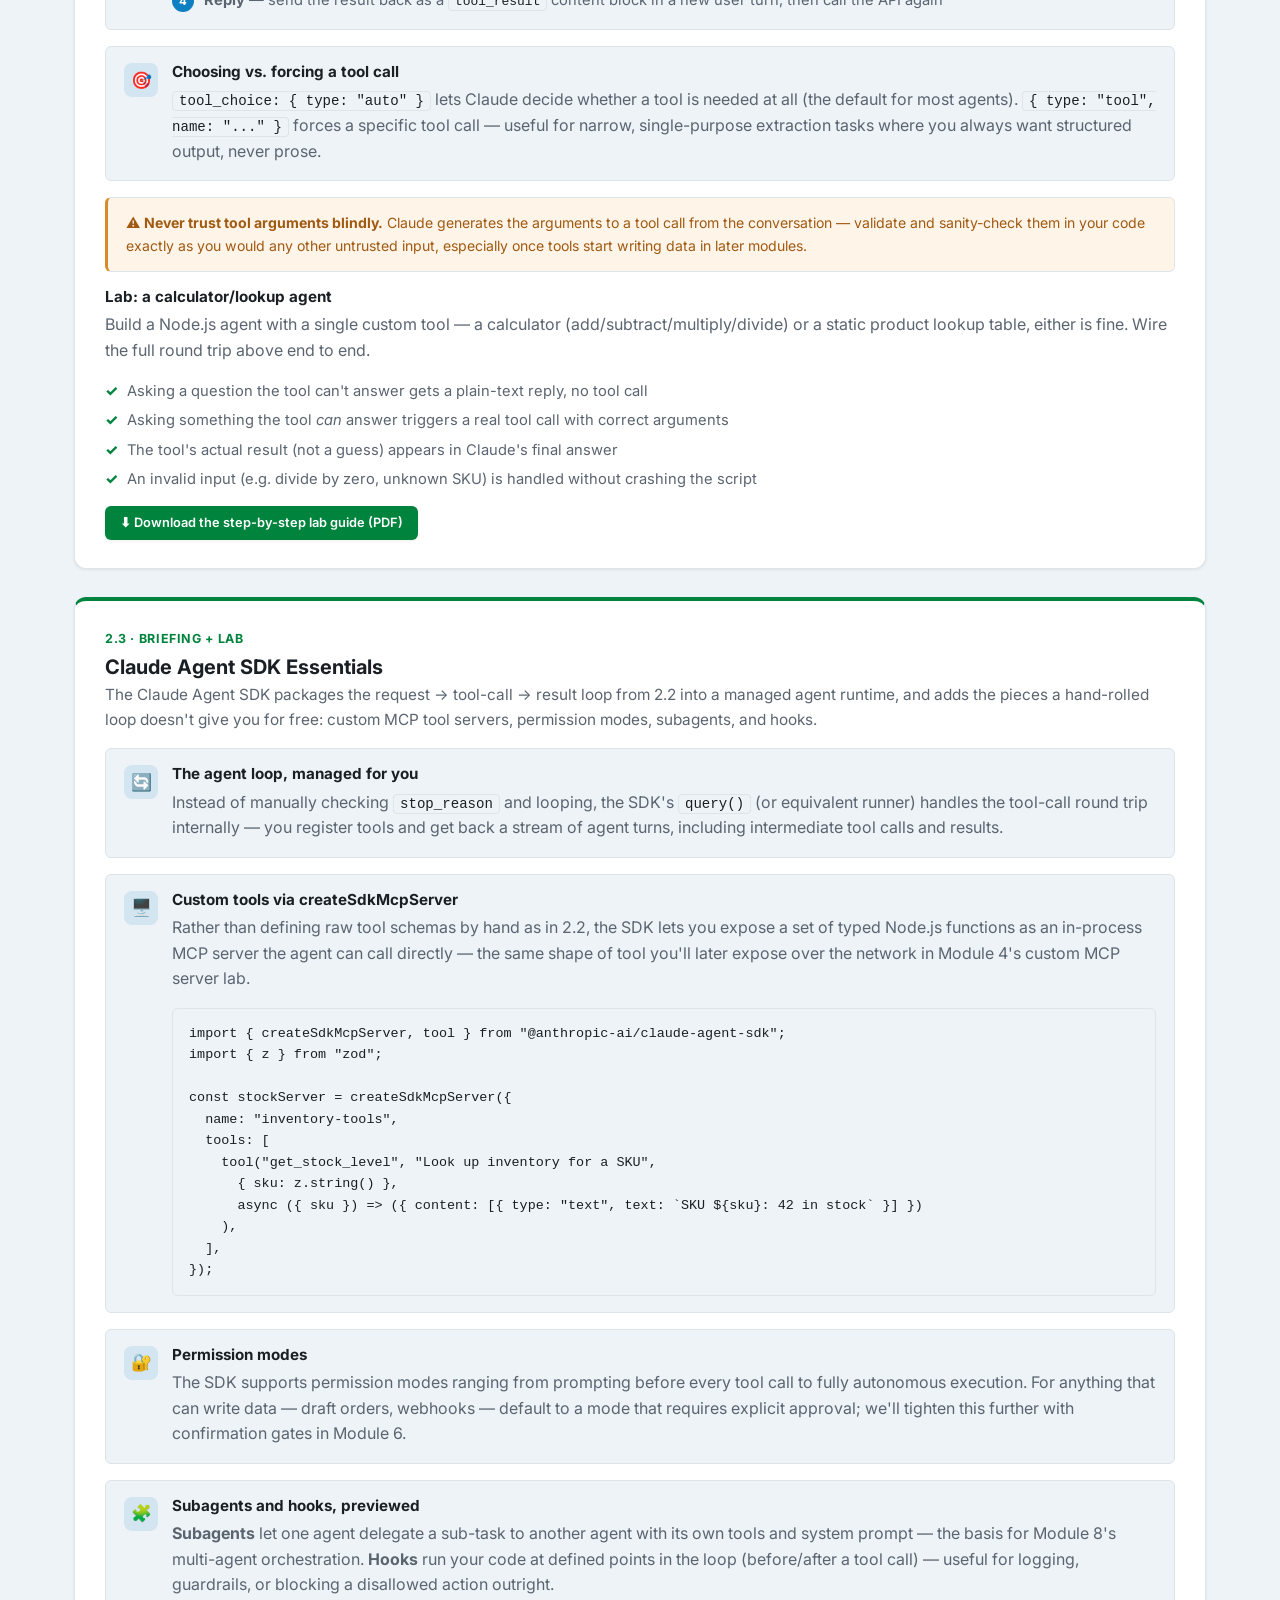
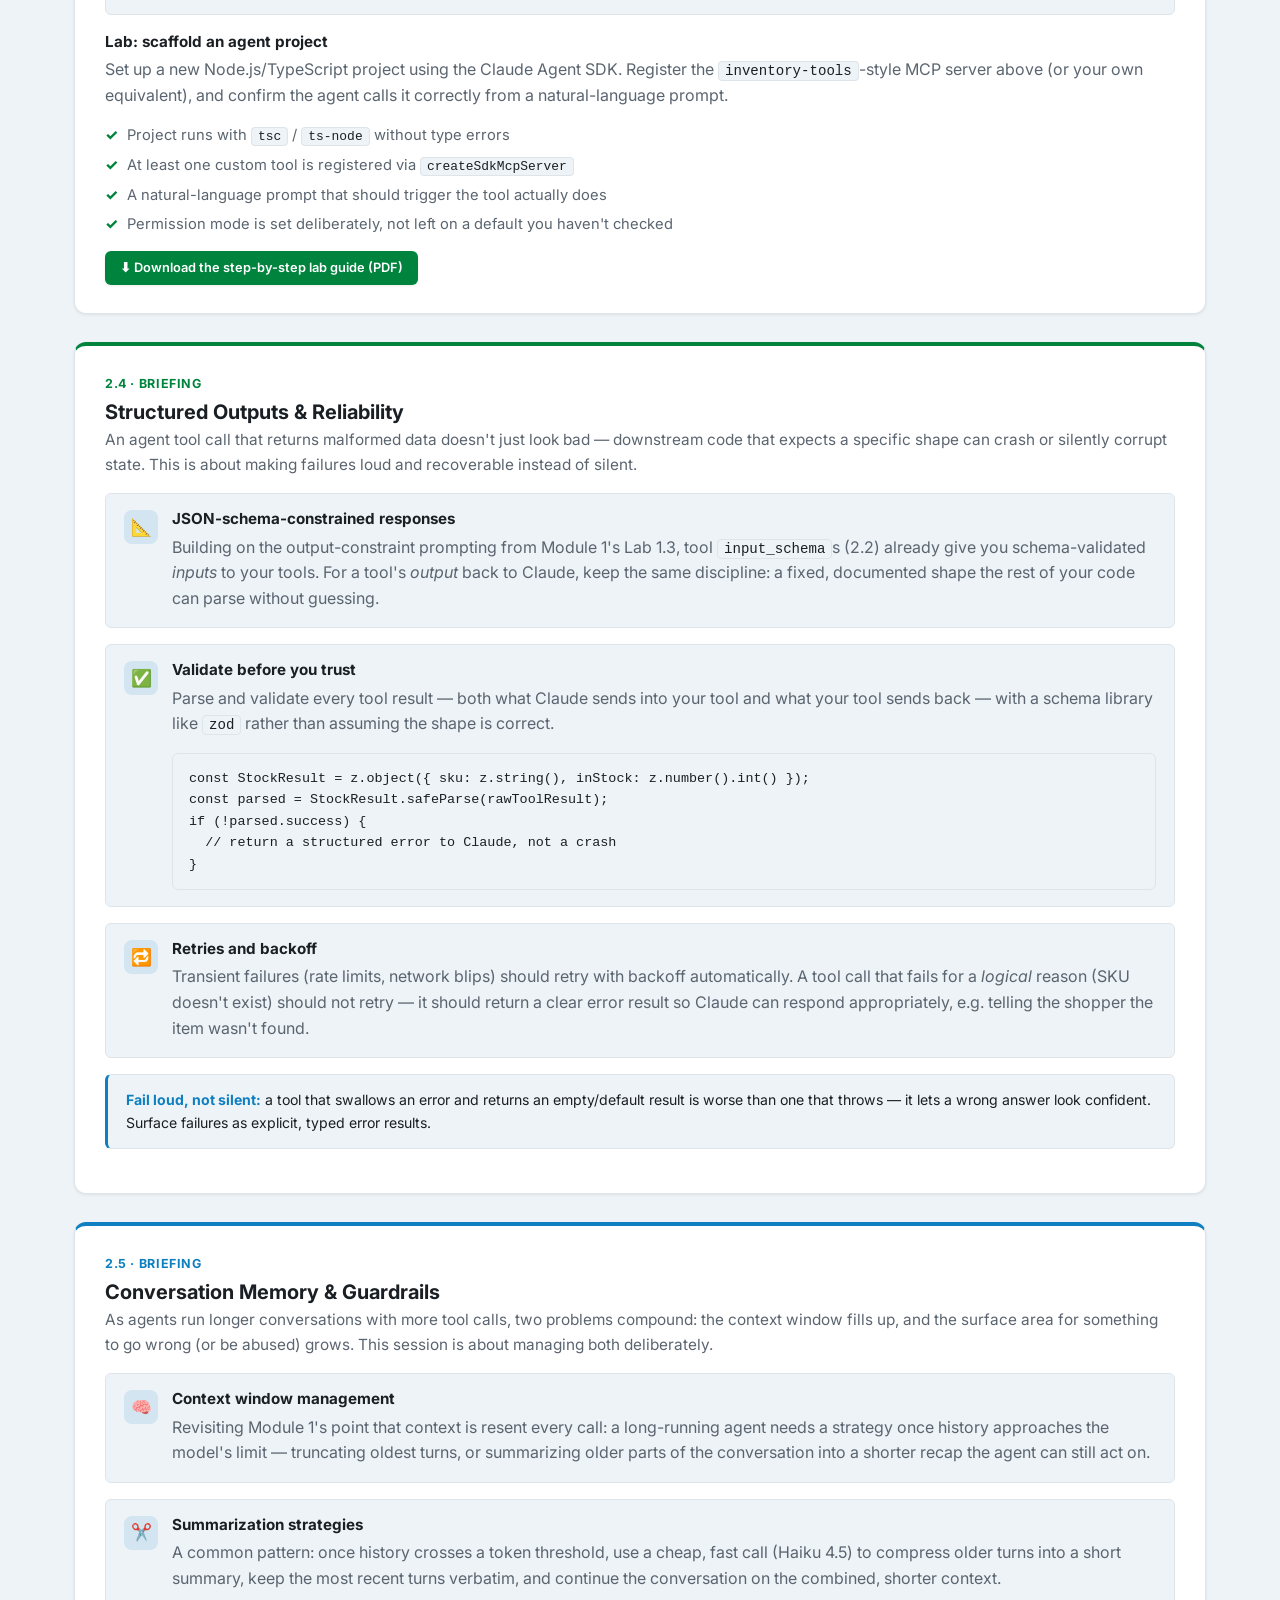
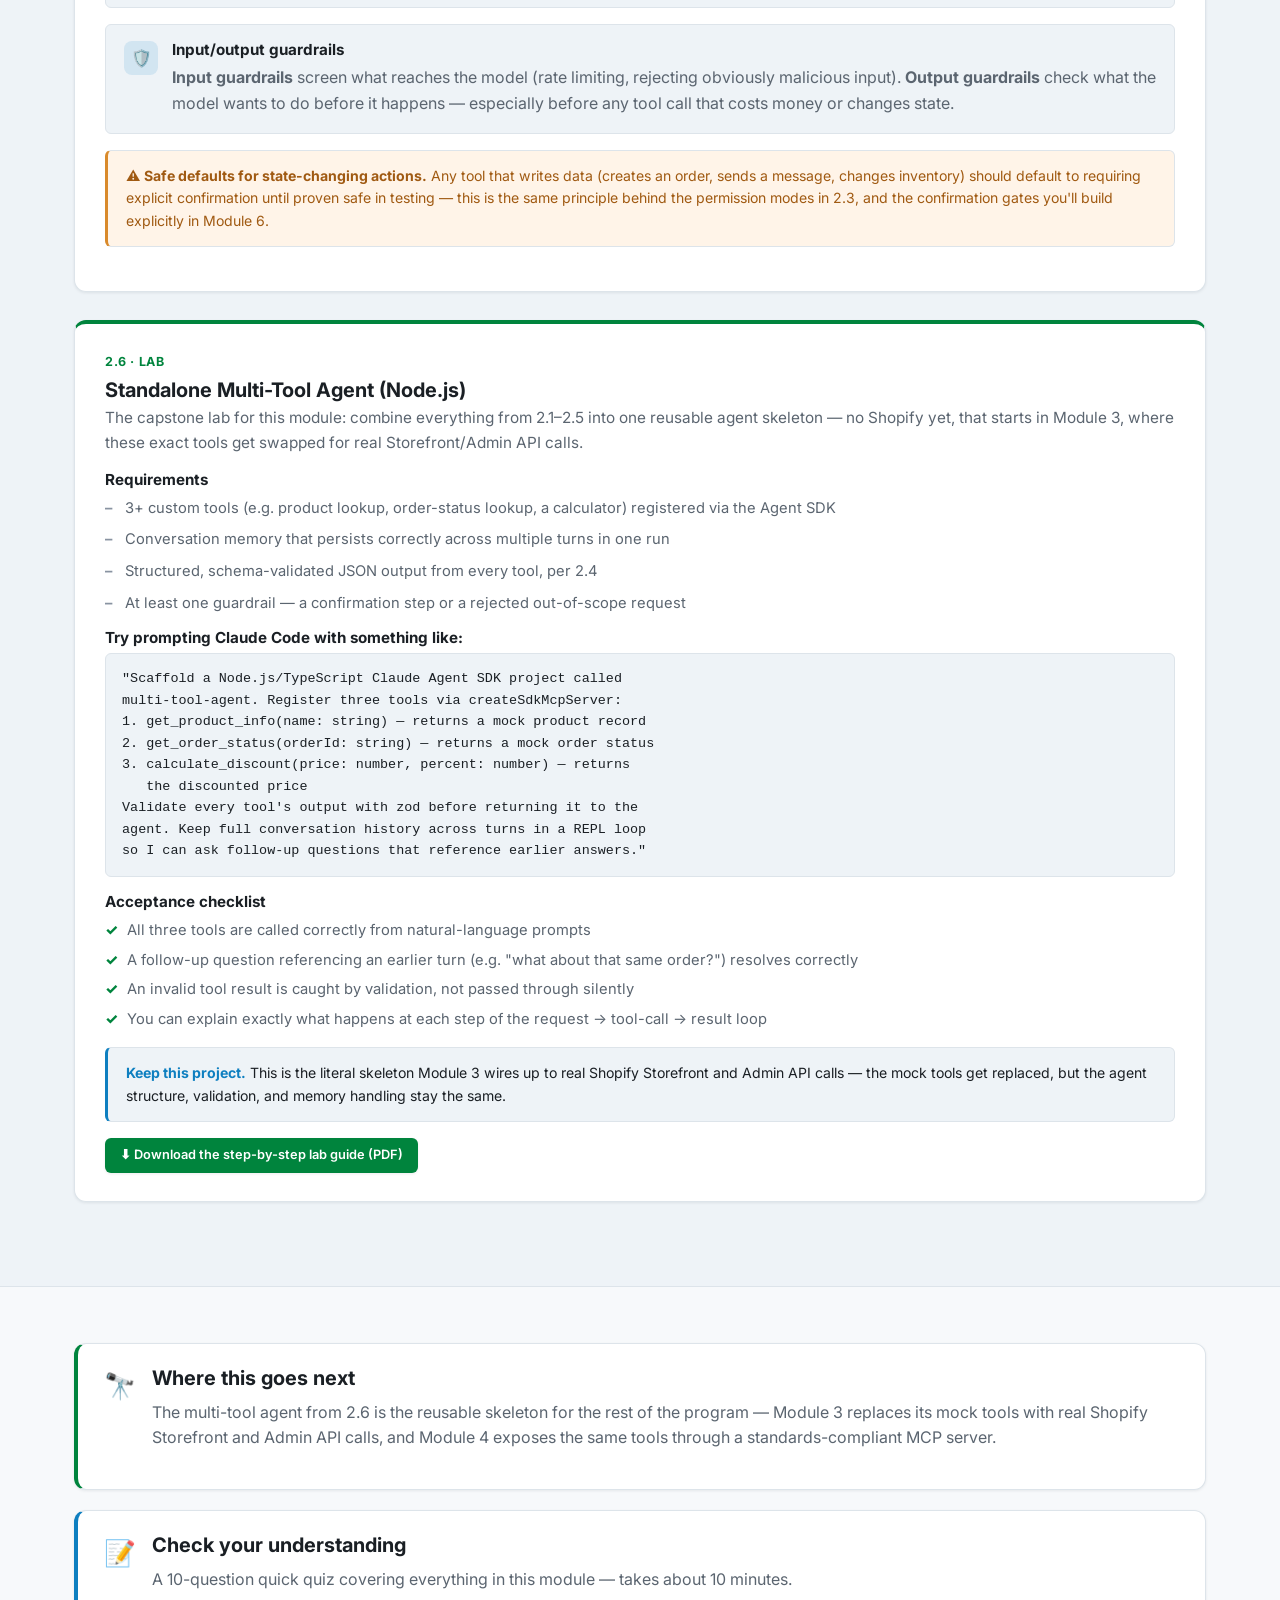
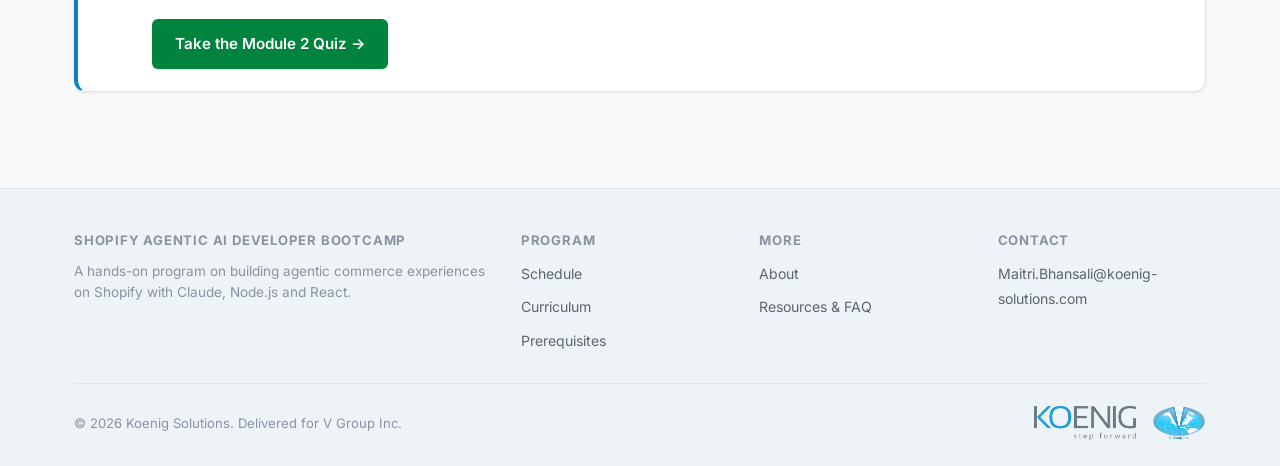
<file: module-2.html>
<!DOCTYPE html>
<html lang="en">
<head>
<meta charset="UTF-8">
<meta name="viewport" content="width=device-width, initial-scale=1.0">
<title>Module 2 Content | Shopify Agentic AI Developer Bootcamp</title>
<meta name="description" content="Module 2: Building Agents with the Claude API & Agent SDK — what's covered, key concepts, and what you'll build.">
<link rel="icon" href="data:image/svg+xml,<svg xmlns=%22http://www.w3.org/2000/svg%22 viewBox=%220 0 100 100%22><text y=%22.9em%22 font-size=%2290%22>🛍️</text></svg>">
<link rel="preconnect" href="https://fonts.googleapis.com">
<link href="https://fonts.googleapis.com/css2?family=Inter:wght@400;500;600;700;800&display=swap" rel="stylesheet">
<link rel="stylesheet" href="assets/css/style.css">
</head>
<body>
<a class="skip-link" href="#main">Skip to content</a>

<header class="site-header">
  <div class="nav-wrap">
    <a class="brand-lockup" href="index.html">
      <span class="logo-slot">
        <img src="assets/images/koenig-logo.png" alt="Koenig Solutions" data-fallback onerror="this.style.display='none';this.nextElementSibling.style.display='inline-block'">
        <span class="text-logo koenig">KOENIG<span> solutions</span></span>
      </span>
      <span class="brand-x">×</span>
      <span class="logo-slot">
        <img src="assets/images/vgroup-logo.png" alt="V Group Inc." data-fallback onerror="this.style.display='none';this.nextElementSibling.style.display='inline-block'">
        <span class="text-logo vgroup">V Group Inc.</span>
      </span>
      <span class="brand-title">Agentic AI Developer Bootcamp</span>
    </a>
    <nav>
      <ul class="nav-links" id="navLinks">
        <li><a href="index.html">Home</a></li>
        <li><a href="schedule.html">Schedule</a></li>
        <li><a href="curriculum.html" class="active">Curriculum</a></li>
        <li><a href="prerequisites.html">Prerequisites</a></li>
        <li><a href="about.html">About</a></li>
        <li><a href="resources.html">Resources</a></li>
      </ul>
    </nav>
    <div class="nav-actions">
      <button class="theme-toggle" id="themeToggle" aria-label="Toggle dark mode">🌙</button>
      <button class="nav-burger" id="navBurger" aria-label="Toggle menu" aria-expanded="false">☰</button>
    </div>
  </div>
</header>

<main id="main">
  <section class="hero" style="padding:44px 0 36px">
    <div class="hero-inner">
      <p style="margin-bottom:14px"><a href="curriculum.html" class="small" style="text-decoration:none;color:var(--koenig-blue);font-weight:600">← Back to Curriculum</a></p>
      <span class="eyebrow badge-live" style="background:var(--live-bg);border-color:transparent;color:var(--live-text)">📖 Module 2 · Live</span>
      <h1>Building Agents with the Claude API & Agent SDK</h1>
      <p class="hero-sub">Move from prompting to programmable agents: tool use, structured outputs, and the Claude Agent SDK.</p>
      <div class="hero-meta">
        <span class="pill">📅 <strong>19 – 20 Aug 2026</strong></span>
        <span class="pill">🕥 10:00 – 12:00 IST</span>
        <span class="pill"><strong>2</strong> Live Sessions</span>
        <span class="pill"><strong>6</strong> Topics</span>
      </div>
    </div>
  </section>

  <section class="section">
    <div class="container">
      <div class="callout callout-koenig">
        <span class="emoji">💡</span>
        <div>
          <h3>Before you arrive</h3>
          <p>Module 1's Node.js habits and your <code>ANTHROPIC_API_KEY</code> setup carry straight into this module — if <code>claude auth status</code> or a plain <code>node</code> script calling the Messages API didn't work by the end of Module 1, fix that first. Everything below assumes a working Node.js 20+ project you can run scripts in.</p>
        </div>
      </div>
    </div>
  </section>

  <section class="section section-alt">
    <div class="container">
      <div class="section-head">
        <span class="eyebrow">What's covered</span>
        <h2>Six topics across two sessions</h2>
        <p>This page is meant to be a complete, standalone reference for Module 2 — everything below is enough to prepare for, follow along with, and revisit after each session, without needing outside material.</p>
      </div>

      <!-- 2.1 -->
      <div class="module-topic type-l">
        <span class="topic-eyebrow">2.1 · Briefing + Lab</span>
        <h3>Anthropic Messages API Deep Dive</h3>
        <p>Module 1 called the Messages API through simple, one-shot scripts. This session goes under the hood: how requests are structured, how streaming works, and how to keep a multi-turn conversation coherent and affordable.</p>

        <div class="concept-block">
          <div class="concept-icon">📨</div>
          <div class="concept-body">
            <h4>Anatomy of a request</h4>
            <p>Every call takes a <code>model</code>, a <code>max_tokens</code> cap, an optional top-level <code>system</code> prompt, and a <code>messages</code> array of <code>{role, content}</code> turns — the same shape you used for the React chat widget's local state in Lab 1.6.</p>
            <div class="code-block">import Anthropic from "@anthropic-ai/sdk";
const client = new Anthropic();

const response = await client.messages.create({
  model: "claude-sonnet-5",
  max_tokens: 1024,
  system: "You are a concise Shopify merchandising assistant.",
  messages: [
    { role: "user", content: "Suggest a name for a waterproof backpack." }
  ],
});
console.log(response.content[0].text);</div>
          </div>
        </div>

        <div class="concept-block">
          <div class="concept-icon">🌊</div>
          <div class="concept-body">
            <h4>Streaming responses</h4>
            <p>For anything user-facing — like the chat widget from Module 1 — streaming tokens as they're generated feels dramatically faster than waiting for the full response, even though total generation time is the same.</p>
            <div class="code-block">const stream = client.messages.stream({
  model: "claude-sonnet-5",
  max_tokens: 1024,
  messages: [{ role: "user", content: "Write a short, upbeat product description for an insulated water bottle." }],
});
stream.on("text", (chunk) => process.stdout.write(chunk));
await stream.finalMessage();</div>
          </div>
        </div>

        <div class="concept-block">
          <div class="concept-icon">🔁</div>
          <div class="concept-body">
            <h4>Multi-turn context is sent, not remembered</h4>
            <p class="mb-0">There's no server-side session — every request resends the full <code>messages</code> history the app wants Claude to consider. As a conversation grows, so does the token count (and cost) of every subsequent call.</p>
          </div>
        </div>

        <div class="concept-block">
          <div class="concept-icon">💾</div>
          <div class="concept-body">
            <h4>Prompt caching for cost/latency</h4>
            <p class="mb-0">Marking a stable block (a long system prompt, a product catalog excerpt) with <code>cache_control: { type: "ephemeral" }</code> lets Claude reuse it across calls instead of reprocessing it every time — meaningfully cutting cost and time-to-first-token for anything that resends the same large context repeatedly.</p>
          </div>
        </div>

        <h4>Lab: stream a response from a Node.js script</h4>
        <p>Write a small script that opens a stream against the Messages API and prints tokens to the console as they arrive, then prints the total input/output token usage from the final message once the stream completes.</p>
        <ul class="mini-check">
          <li>Text appears incrementally in the terminal, not all at once</li>
          <li>The script reads <code>ANTHROPIC_API_KEY</code> from the environment, never hardcoded</li>
          <li>Final usage (<code>input_tokens</code>/<code>output_tokens</code>) is printed after the stream ends</li>
        </ul>
        <a class="btn btn-sm btn-primary" href="assets/downloads/Module-2-Lab-2.1-Step-by-Step-Guide.pdf" download>⬇ Download the step-by-step lab guide (PDF)</a>
      </div>

      <!-- 2.2 -->
      <div class="module-topic type-l">
        <span class="topic-eyebrow">2.2 · Briefing + Lab</span>
        <h3>Tool Use / Function Calling</h3>
        <p>Tool use is what turns Claude from a text generator into something that can act — look something up, run a calculation, or (starting Module 3) touch a real Shopify store. Everything in the rest of the program builds on this pattern.</p>

        <div class="concept-block">
          <div class="concept-icon">🧰</div>
          <div class="concept-body">
            <h4>Defining a tool schema</h4>
            <p>A tool is a name, a description Claude uses to decide <em>when</em> to call it, and a JSON Schema describing its inputs. Claude never executes anything itself — it only returns a request to call a tool; your code runs it and sends the result back.</p>
            <div class="code-block">const tools = [{
  name: "get_stock_level",
  description: "Look up current inventory count for a product SKU.",
  input_schema: {
    type: "object",
    properties: { sku: { type: "string" } },
    required: ["sku"],
  },
}];</div>
          </div>
        </div>

        <div class="concept-block">
          <div class="concept-icon">🔀</div>
          <div class="concept-body">
            <h4>The tool-call round trip</h4>
            <ol class="step-list">
              <li><strong>Send</strong> — call <code>messages.create</code> with <code>tools</code> attached</li>
              <li><strong>Inspect</strong> — check <code>response.stop_reason === "tool_use"</code></li>
              <li><strong>Execute</strong> — run your actual function with the arguments Claude provided</li>
              <li><strong>Reply</strong> — send the result back as a <code>tool_result</code> content block in a new user turn, then call the API again</li>
            </ol>
          </div>
        </div>

        <div class="concept-block">
          <div class="concept-icon">🎯</div>
          <div class="concept-body">
            <h4>Choosing vs. forcing a tool call</h4>
            <p class="mb-0"><code>tool_choice: { type: "auto" }</code> lets Claude decide whether a tool is needed at all (the default for most agents). <code>{ type: "tool", name: "..." }</code> forces a specific tool call — useful for narrow, single-purpose extraction tasks where you always want structured output, never prose.</p>
          </div>
        </div>

        <div class="callout-warn">⚠️ <strong>Never trust tool arguments blindly.</strong> Claude generates the arguments to a tool call from the conversation — validate and sanity-check them in your code exactly as you would any other untrusted input, especially once tools start writing data in later modules.</div>

        <h4>Lab: a calculator/lookup agent</h4>
        <p>Build a Node.js agent with a single custom tool — a calculator (add/subtract/multiply/divide) or a static product lookup table, either is fine. Wire the full round trip above end to end.</p>
        <ul class="mini-check">
          <li>Asking a question the tool can't answer gets a plain-text reply, no tool call</li>
          <li>Asking something the tool <em>can</em> answer triggers a real tool call with correct arguments</li>
          <li>The tool's actual result (not a guess) appears in Claude's final answer</li>
          <li>An invalid input (e.g. divide by zero, unknown SKU) is handled without crashing the script</li>
        </ul>
        <a class="btn btn-sm btn-primary" href="assets/downloads/Module-2-Lab-2.2-Step-by-Step-Guide.pdf" download>⬇ Download the step-by-step lab guide (PDF)</a>
      </div>

      <!-- 2.3 -->
      <div class="module-topic type-l">
        <span class="topic-eyebrow">2.3 · Briefing + Lab</span>
        <h3>Claude Agent SDK Essentials</h3>
        <p>The Claude Agent SDK packages the request → tool-call → result loop from 2.2 into a managed agent runtime, and adds the pieces a hand-rolled loop doesn't give you for free: custom MCP tool servers, permission modes, subagents, and hooks.</p>

        <div class="concept-block">
          <div class="concept-icon">🔄</div>
          <div class="concept-body">
            <h4>The agent loop, managed for you</h4>
            <p class="mb-0">Instead of manually checking <code>stop_reason</code> and looping, the SDK's <code>query()</code> (or equivalent runner) handles the tool-call round trip internally — you register tools and get back a stream of agent turns, including intermediate tool calls and results.</p>
          </div>
        </div>

        <div class="concept-block">
          <div class="concept-icon">🖥️</div>
          <div class="concept-body">
            <h4>Custom tools via createSdkMcpServer</h4>
            <p>Rather than defining raw tool schemas by hand as in 2.2, the SDK lets you expose a set of typed Node.js functions as an in-process MCP server the agent can call directly — the same shape of tool you'll later expose over the network in Module 4's custom MCP server lab.</p>
            <div class="code-block">import { createSdkMcpServer, tool } from "@anthropic-ai/claude-agent-sdk";
import { z } from "zod";

const stockServer = createSdkMcpServer({
  name: "inventory-tools",
  tools: [
    tool("get_stock_level", "Look up inventory for a SKU",
      { sku: z.string() },
      async ({ sku }) => ({ content: [{ type: "text", text: `SKU ${sku}: 42 in stock` }] })
    ),
  ],
});</div>
          </div>
        </div>

        <div class="concept-block">
          <div class="concept-icon">🔐</div>
          <div class="concept-body">
            <h4>Permission modes</h4>
            <p class="mb-0">The SDK supports permission modes ranging from prompting before every tool call to fully autonomous execution. For anything that can write data — draft orders, webhooks — default to a mode that requires explicit approval; we'll tighten this further with confirmation gates in Module 6.</p>
          </div>
        </div>

        <div class="concept-block">
          <div class="concept-icon">🧩</div>
          <div class="concept-body">
            <h4>Subagents and hooks, previewed</h4>
            <p class="mb-0"><strong>Subagents</strong> let one agent delegate a sub-task to another agent with its own tools and system prompt — the basis for Module 8's multi-agent orchestration. <strong>Hooks</strong> run your code at defined points in the loop (before/after a tool call) — useful for logging, guardrails, or blocking a disallowed action outright.</p>
          </div>
        </div>

        <h4>Lab: scaffold an agent project</h4>
        <p>Set up a new Node.js/TypeScript project using the Claude Agent SDK. Register the <code>inventory-tools</code>-style MCP server above (or your own equivalent), and confirm the agent calls it correctly from a natural-language prompt.</p>
        <ul class="mini-check">
          <li>Project runs with <code>tsc</code> / <code>ts-node</code> without type errors</li>
          <li>At least one custom tool is registered via <code>createSdkMcpServer</code></li>
          <li>A natural-language prompt that should trigger the tool actually does</li>
          <li>Permission mode is set deliberately, not left on a default you haven't checked</li>
        </ul>
        <a class="btn btn-sm btn-primary" href="assets/downloads/Module-2-Lab-2.3-Step-by-Step-Guide.pdf" download>⬇ Download the step-by-step lab guide (PDF)</a>
      </div>

      <!-- 2.4 -->
      <div class="module-topic type-l">
        <span class="topic-eyebrow">2.4 · Briefing</span>
        <h3>Structured Outputs & Reliability</h3>
        <p>An agent tool call that returns malformed data doesn't just look bad — downstream code that expects a specific shape can crash or silently corrupt state. This is about making failures loud and recoverable instead of silent.</p>

        <div class="concept-block">
          <div class="concept-icon">📐</div>
          <div class="concept-body">
            <h4>JSON-schema-constrained responses</h4>
            <p class="mb-0">Building on the output-constraint prompting from Module 1's Lab 1.3, tool <code>input_schema</code>s (2.2) already give you schema-validated <em>inputs</em> to your tools. For a tool's <em>output</em> back to Claude, keep the same discipline: a fixed, documented shape the rest of your code can parse without guessing.</p>
          </div>
        </div>

        <div class="concept-block">
          <div class="concept-icon">✅</div>
          <div class="concept-body">
            <h4>Validate before you trust</h4>
            <p>Parse and validate every tool result — both what Claude sends into your tool and what your tool sends back — with a schema library like <code>zod</code> rather than assuming the shape is correct.</p>
            <div class="code-block">const StockResult = z.object({ sku: z.string(), inStock: z.number().int() });
const parsed = StockResult.safeParse(rawToolResult);
if (!parsed.success) {
  // return a structured error to Claude, not a crash
}</div>
          </div>
        </div>

        <div class="concept-block">
          <div class="concept-icon">🔁</div>
          <div class="concept-body">
            <h4>Retries and backoff</h4>
            <p class="mb-0">Transient failures (rate limits, network blips) should retry with backoff automatically. A tool call that fails for a <em>logical</em> reason (SKU doesn't exist) should not retry — it should return a clear error result so Claude can respond appropriately, e.g. telling the shopper the item wasn't found.</p>
          </div>
        </div>

        <div class="callout-tip"><strong>Fail loud, not silent:</strong> a tool that swallows an error and returns an empty/default result is worse than one that throws — it lets a wrong answer look confident. Surface failures as explicit, typed error results.</div>
      </div>

      <!-- 2.5 -->
      <div class="module-topic type-b">
        <span class="topic-eyebrow">2.5 · Briefing</span>
        <h3>Conversation Memory & Guardrails</h3>
        <p>As agents run longer conversations with more tool calls, two problems compound: the context window fills up, and the surface area for something to go wrong (or be abused) grows. This session is about managing both deliberately.</p>

        <div class="concept-block">
          <div class="concept-icon">🧠</div>
          <div class="concept-body">
            <h4>Context window management</h4>
            <p class="mb-0">Revisiting Module 1's point that context is resent every call: a long-running agent needs a strategy once history approaches the model's limit — truncating oldest turns, or summarizing older parts of the conversation into a shorter recap the agent can still act on.</p>
          </div>
        </div>

        <div class="concept-block">
          <div class="concept-icon">✂️</div>
          <div class="concept-body">
            <h4>Summarization strategies</h4>
            <p class="mb-0">A common pattern: once history crosses a token threshold, use a cheap, fast call (Haiku 4.5) to compress older turns into a short summary, keep the most recent turns verbatim, and continue the conversation on the combined, shorter context.</p>
          </div>
        </div>

        <div class="concept-block">
          <div class="concept-icon">🛡️</div>
          <div class="concept-body">
            <h4>Input/output guardrails</h4>
            <p class="mb-0"><strong>Input guardrails</strong> screen what reaches the model (rate limiting, rejecting obviously malicious input). <strong>Output guardrails</strong> check what the model wants to do before it happens — especially before any tool call that costs money or changes state.</p>
          </div>
        </div>

        <div class="callout-warn">⚠️ <strong>Safe defaults for state-changing actions.</strong> Any tool that writes data (creates an order, sends a message, changes inventory) should default to requiring explicit confirmation until proven safe in testing — this is the same principle behind the permission modes in 2.3, and the confirmation gates you'll build explicitly in Module 6.</div>
      </div>

      <!-- 2.6 -->
      <div class="module-topic type-l">
        <span class="topic-eyebrow">2.6 · Lab</span>
        <h3>Standalone Multi-Tool Agent (Node.js)</h3>
        <p>The capstone lab for this module: combine everything from 2.1–2.5 into one reusable agent skeleton — no Shopify yet, that starts in Module 3, where these exact tools get swapped for real Storefront/Admin API calls.</p>

        <h4>Requirements</h4>
        <ul class="plain-list">
          <li>3+ custom tools (e.g. product lookup, order-status lookup, a calculator) registered via the Agent SDK</li>
          <li>Conversation memory that persists correctly across multiple turns in one run</li>
          <li>Structured, schema-validated JSON output from every tool, per 2.4</li>
          <li>At least one guardrail — a confirmation step or a rejected out-of-scope request</li>
        </ul>

        <h4>Try prompting Claude Code with something like:</h4>
        <div class="code-block">"Scaffold a Node.js/TypeScript Claude Agent SDK project called
multi-tool-agent. Register three tools via createSdkMcpServer:
1. get_product_info(name: string) — returns a mock product record
2. get_order_status(orderId: string) — returns a mock order status
3. calculate_discount(price: number, percent: number) — returns
   the discounted price
Validate every tool's output with zod before returning it to the
agent. Keep full conversation history across turns in a REPL loop
so I can ask follow-up questions that reference earlier answers."</div>

        <h4>Acceptance checklist</h4>
        <ul class="mini-check">
          <li>All three tools are called correctly from natural-language prompts</li>
          <li>A follow-up question referencing an earlier turn (e.g. "what about that same order?") resolves correctly</li>
          <li>An invalid tool result is caught by validation, not passed through silently</li>
          <li>You can explain exactly what happens at each step of the request → tool-call → result loop</li>
        </ul>

        <div class="callout-tip"><strong>Keep this project.</strong> This is the literal skeleton Module 3 wires up to real Shopify Storefront and Admin API calls — the mock tools get replaced, but the agent structure, validation, and memory handling stay the same.</div>
        <a class="btn btn-sm btn-primary" href="assets/downloads/Module-2-Lab-2.6-Step-by-Step-Guide.pdf" download>⬇ Download the step-by-step lab guide (PDF)</a>
      </div>

    </div>
  </section>

  <section class="section">
    <div class="container">
      <div class="callout callout-shopify">
        <span class="emoji">🔭</span>
        <div>
          <h3>Where this goes next</h3>
          <p>The multi-tool agent from 2.6 is the reusable skeleton for the rest of the program — Module 3 replaces its mock tools with real Shopify Storefront and Admin API calls, and Module 4 exposes the same tools through a standards-compliant MCP server.</p>
        </div>
      </div>

      <div class="callout callout-koenig" style="margin-top:20px">
        <span class="emoji">📝</span>
        <div>
          <h3>Check your understanding</h3>
          <p>A 10-question quick quiz covering everything in this module — takes about 10 minutes.</p>
          <a class="btn btn-primary" href="module-2-quiz.html" style="margin-top:10px">Take the Module 2 Quiz →</a>
        </div>
      </div>
    </div>
  </section>
</main>

<footer class="site-footer">
  <div class="container">
    <div class="footer-grid">
      <div>
        <h4>Shopify Agentic AI Developer Bootcamp</h4>
        <p class="small">A hands-on program on building agentic commerce experiences on Shopify with Claude, Node.js and React.</p>
      </div>
      <div>
        <h4>Program</h4>
        <ul>
          <li><a href="schedule.html">Schedule</a></li>
          <li><a href="curriculum.html">Curriculum</a></li>
          <li><a href="prerequisites.html">Prerequisites</a></li>
        </ul>
      </div>
      <div>
        <h4>More</h4>
        <ul>
          <li><a href="about.html">About</a></li>
          <li><a href="resources.html">Resources &amp; FAQ</a></li>
        </ul>
      </div>
      <div>
        <h4>Contact</h4>
        <ul>
          <li><a href="mailto:Maitri.Bhansali@koenig-solutions.com">Maitri.Bhansali@koenig-solutions.com</a></li>
        </ul>
      </div>
    </div>
    <div class="footer-bottom">
      <span>© <span id="footerYear"></span> Koenig Solutions. Delivered for V Group Inc.</span>
      <div class="footer-logos">
        <span class="logo-slot">
          <img src="assets/images/koenig-logo.png" alt="Koenig Solutions" data-fallback onerror="this.style.display='none';this.nextElementSibling.style.display='inline-block'">
          <span class="text-logo koenig" style="font-size:.85rem">KOENIG</span>
        </span>
        <span class="logo-slot">
          <img src="assets/images/vgroup-logo.png" alt="V Group Inc." data-fallback onerror="this.style.display='none';this.nextElementSibling.style.display='inline-block'">
          <span class="text-logo vgroup" style="font-size:.85rem">V Group Inc.</span>
        </span>
      </div>
    </div>
  </div>
</footer>

<script src="assets/js/data.js"></script>
<script src="assets/js/main.js"></script>
</body>
</html>
</file>
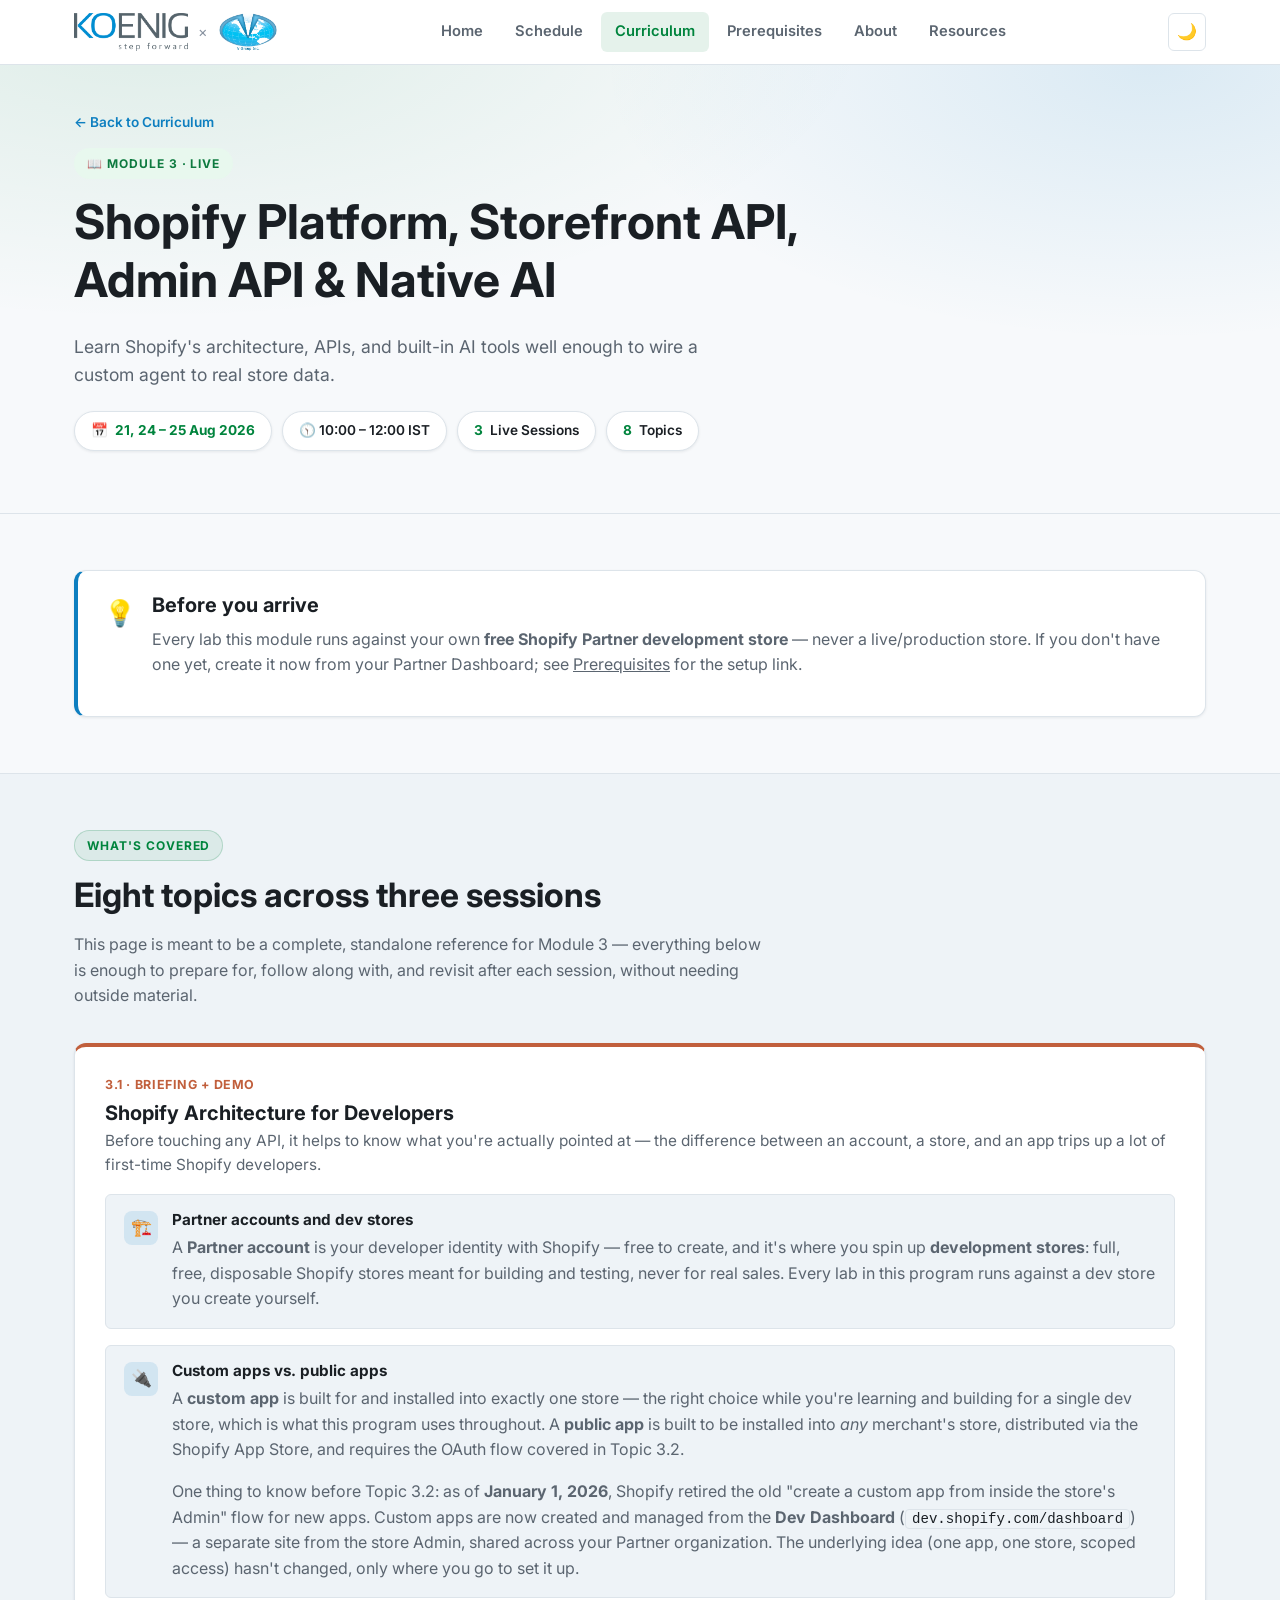
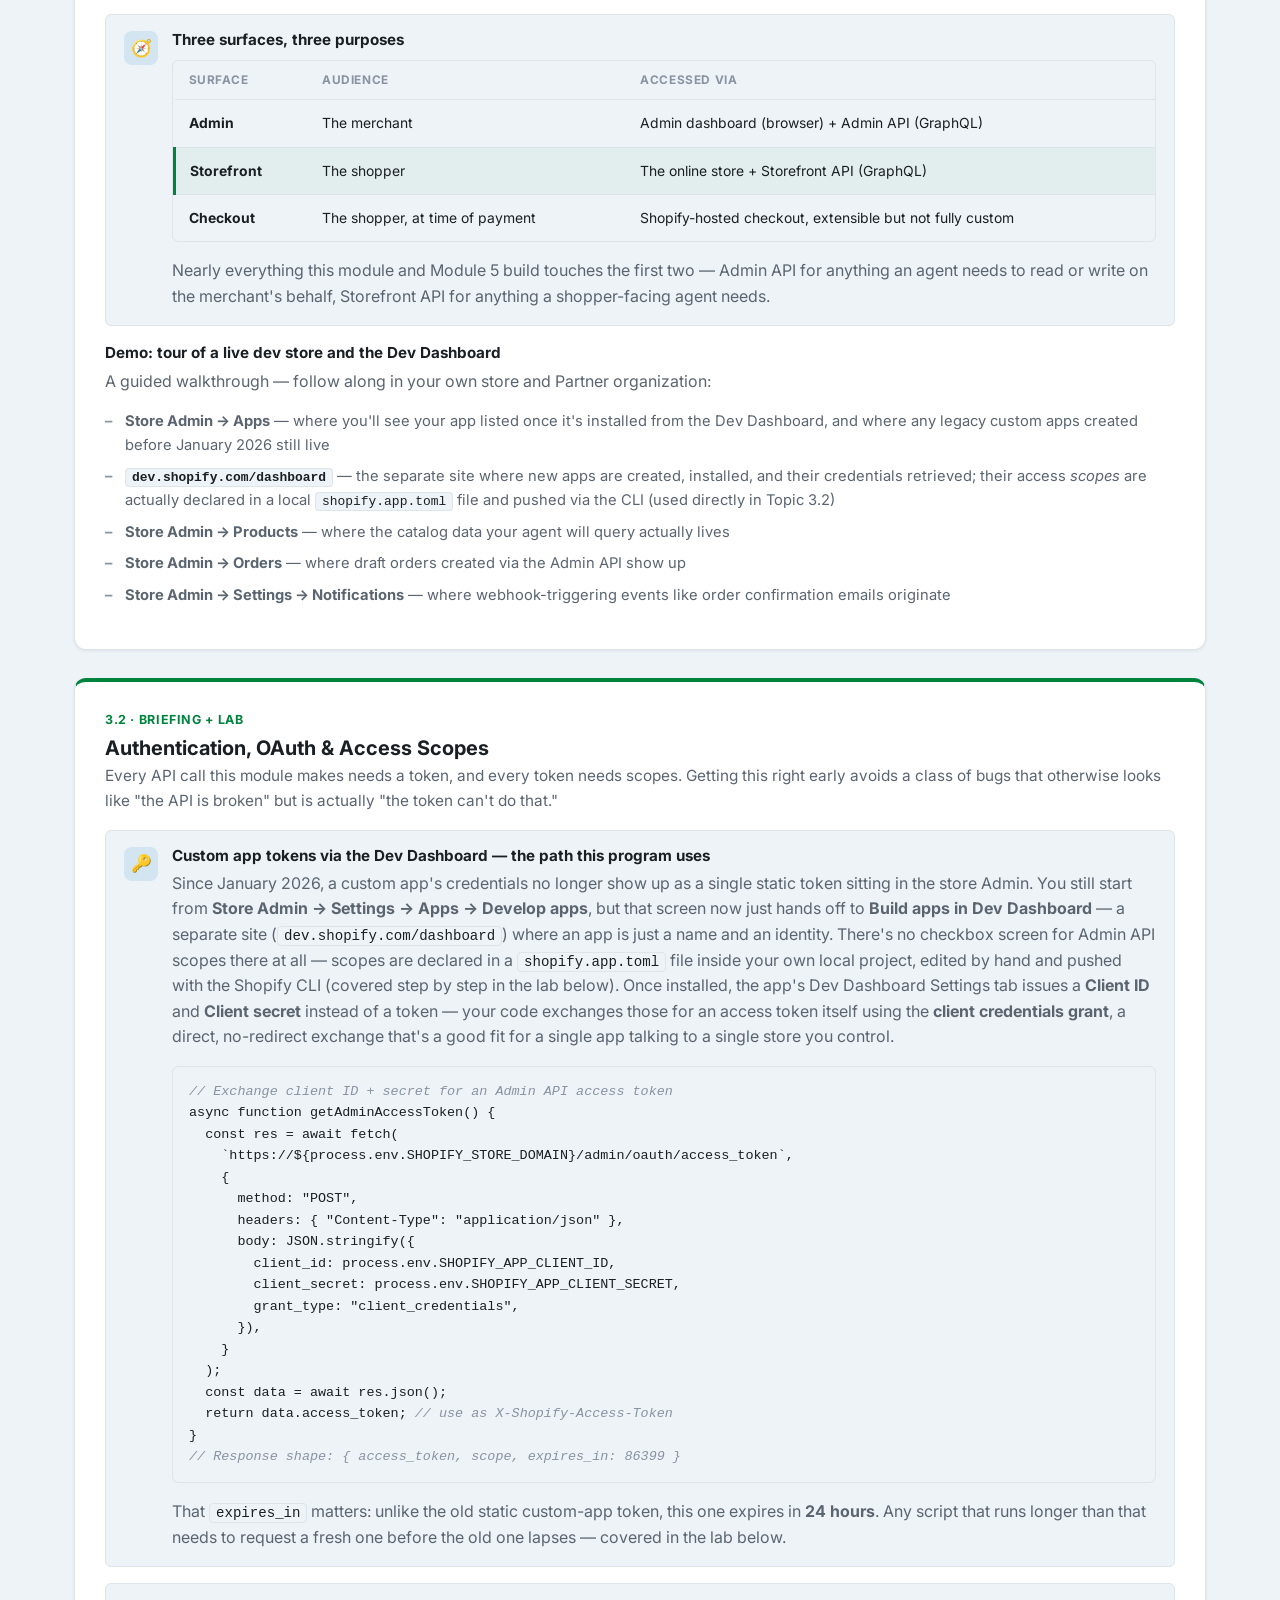
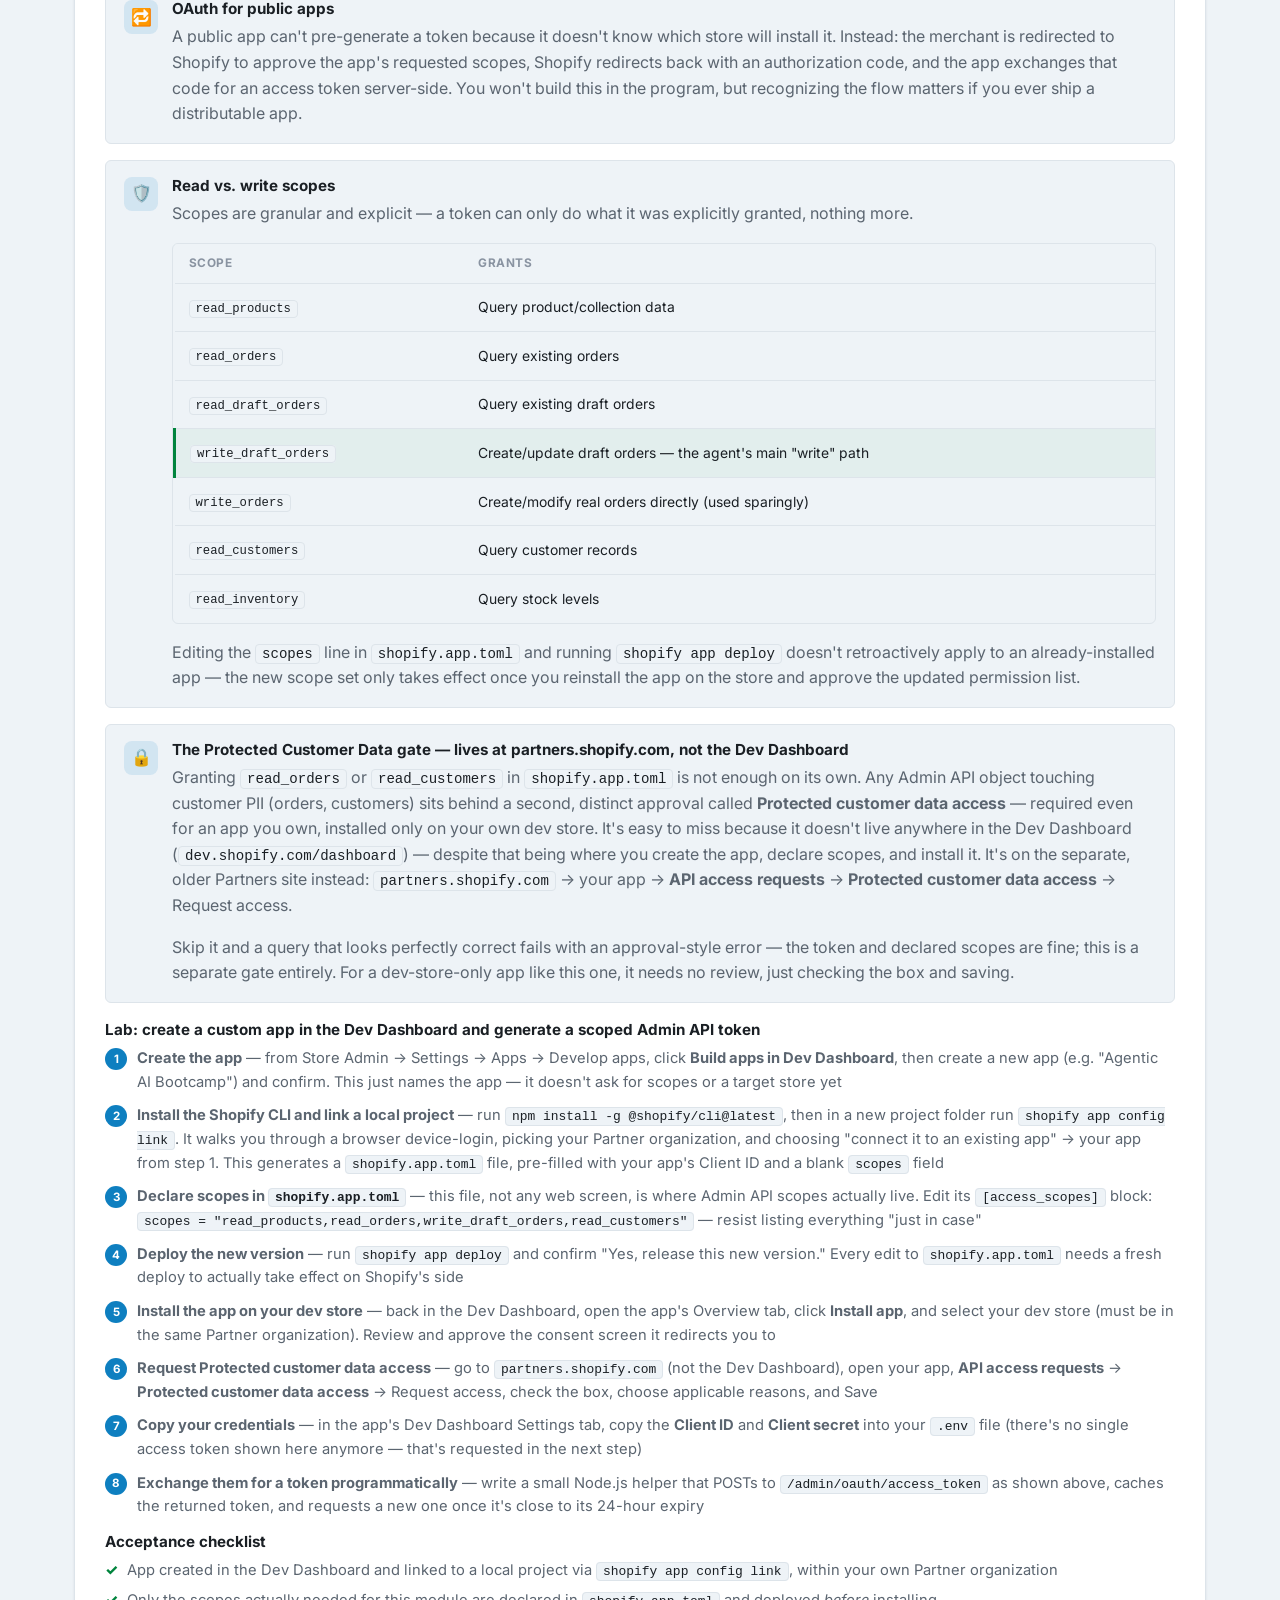
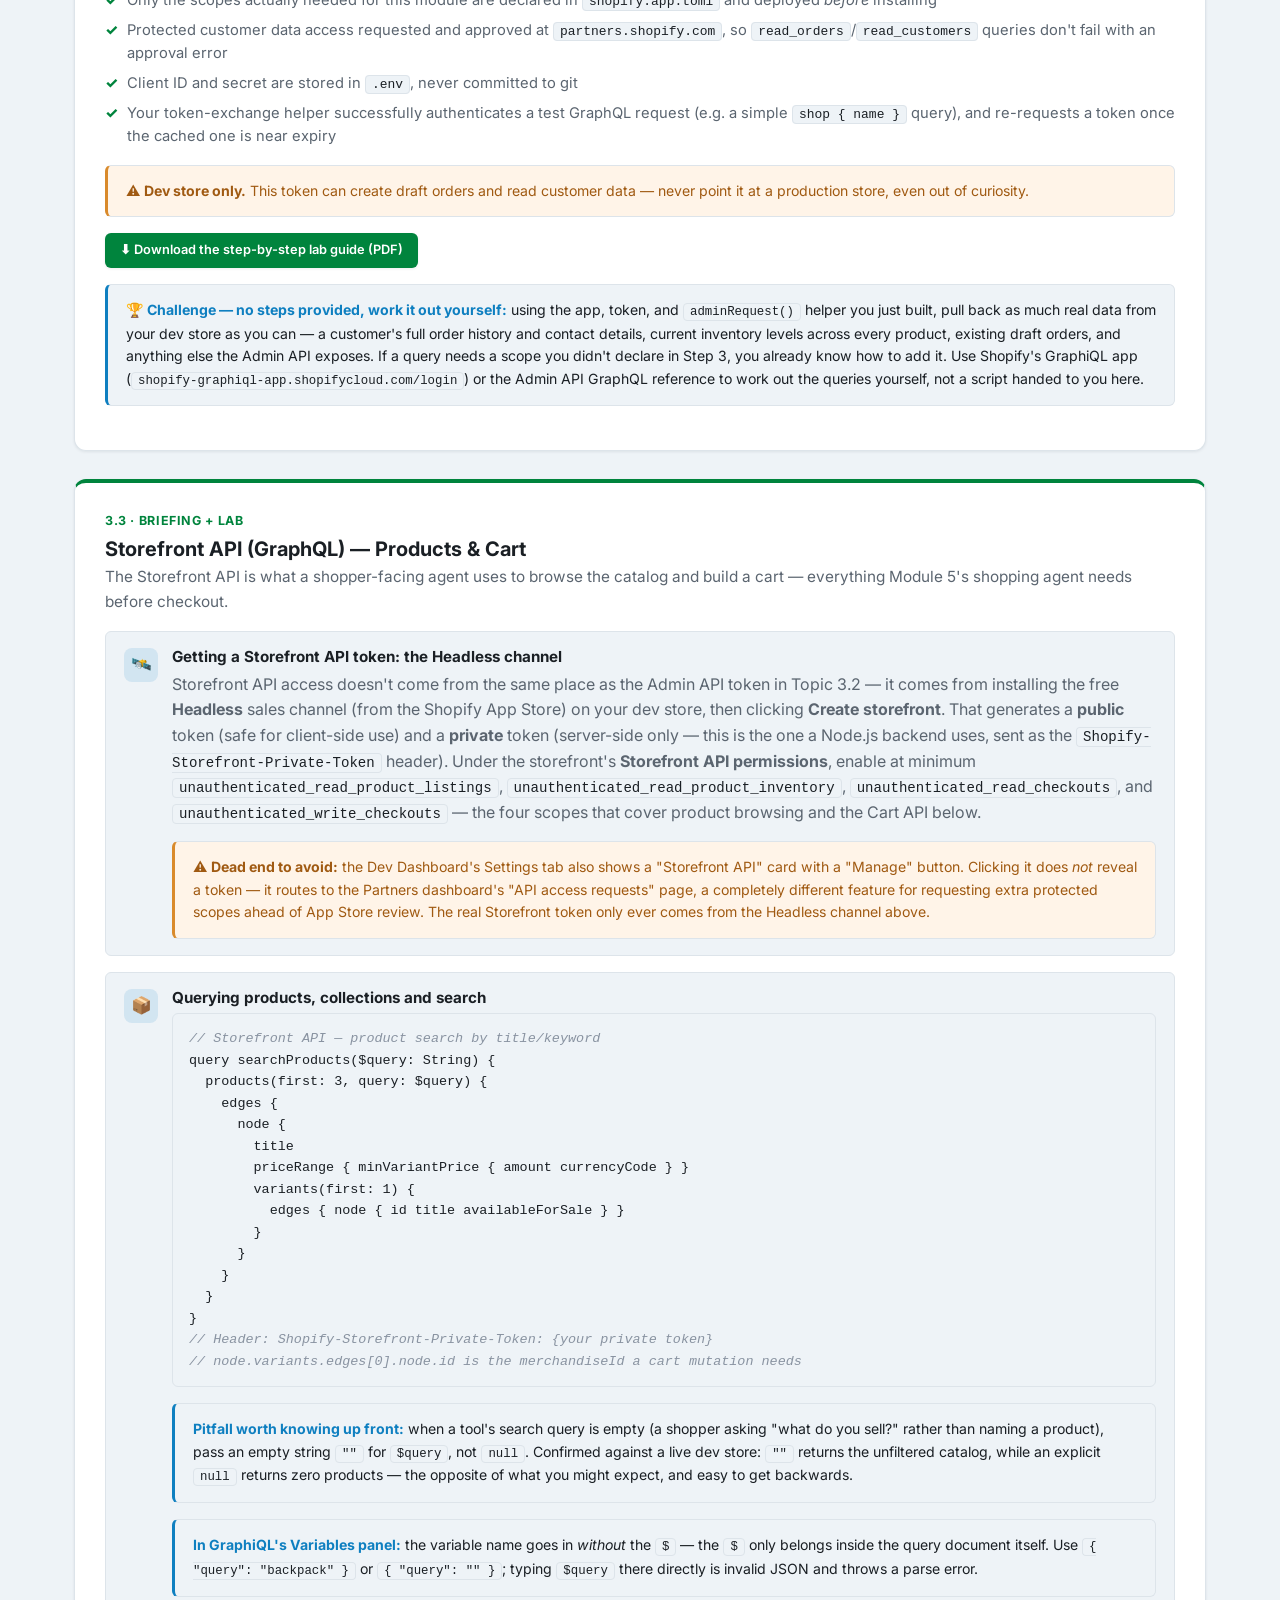
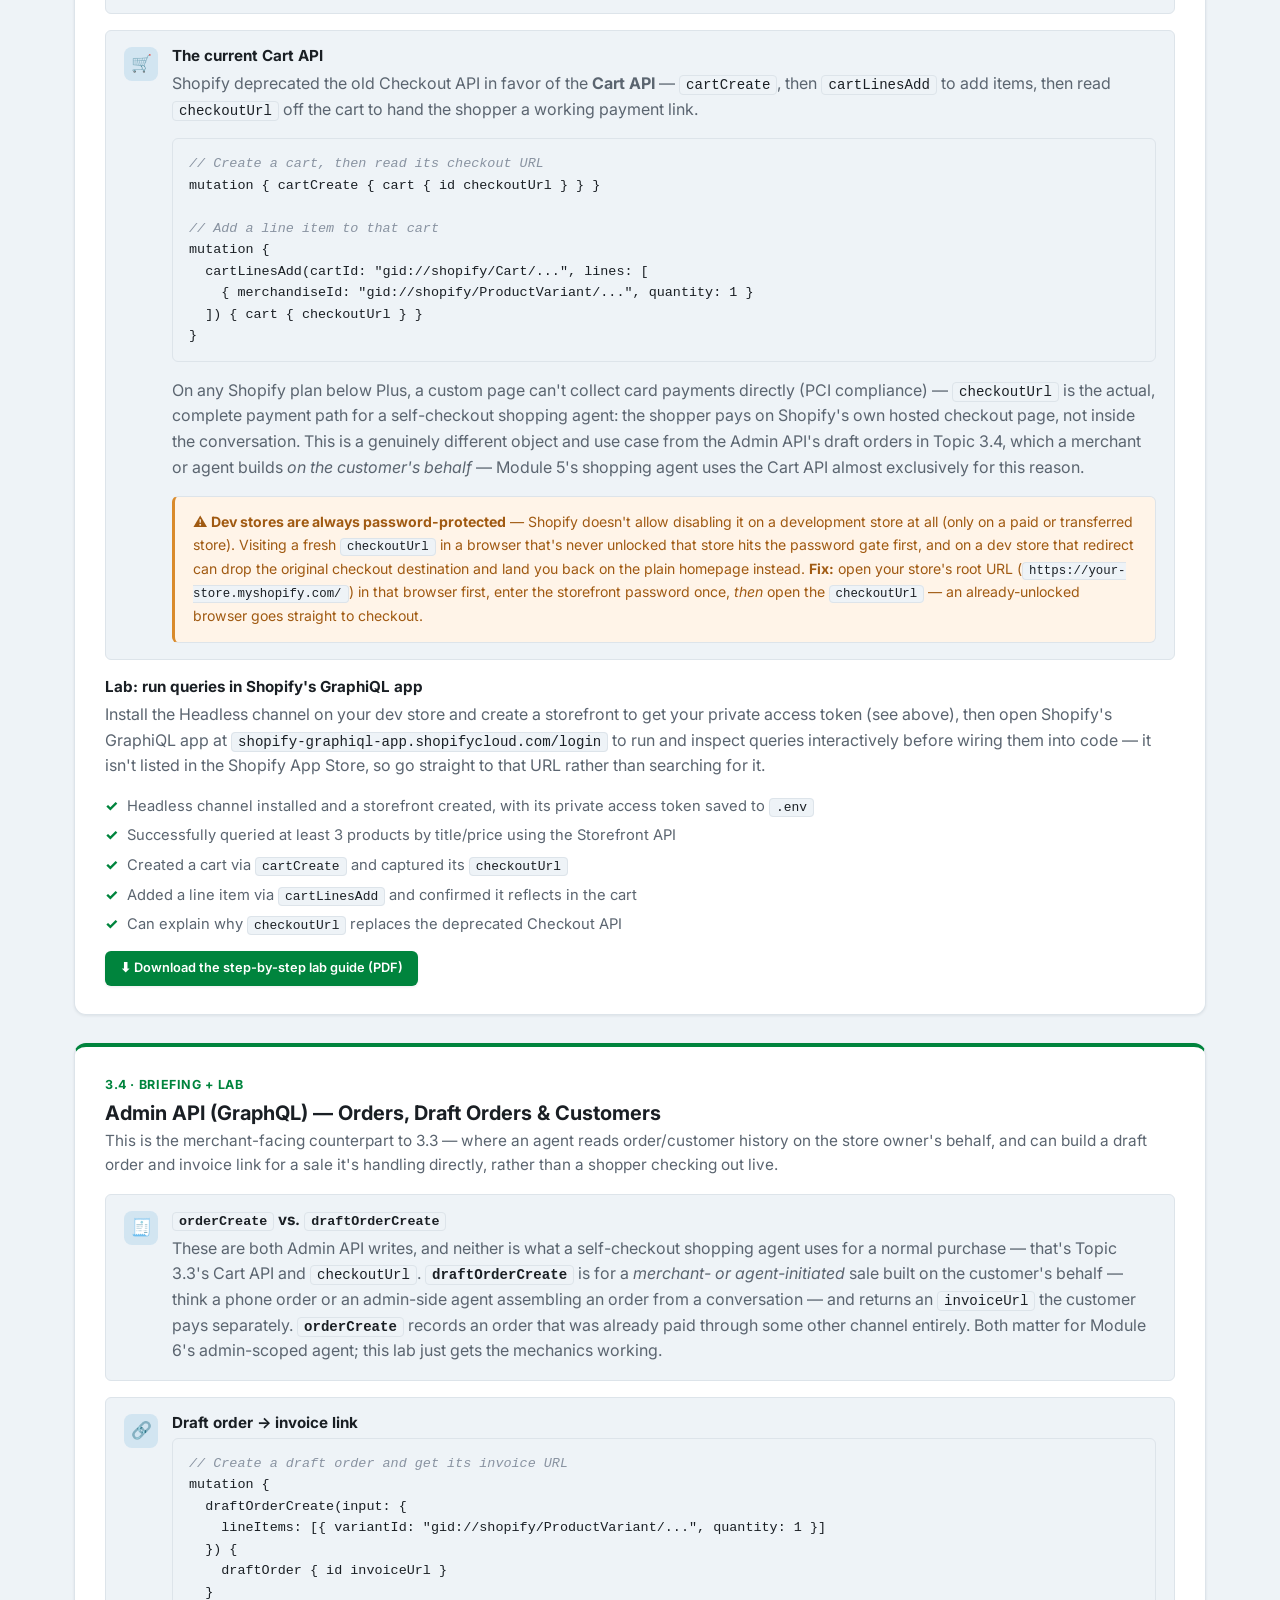
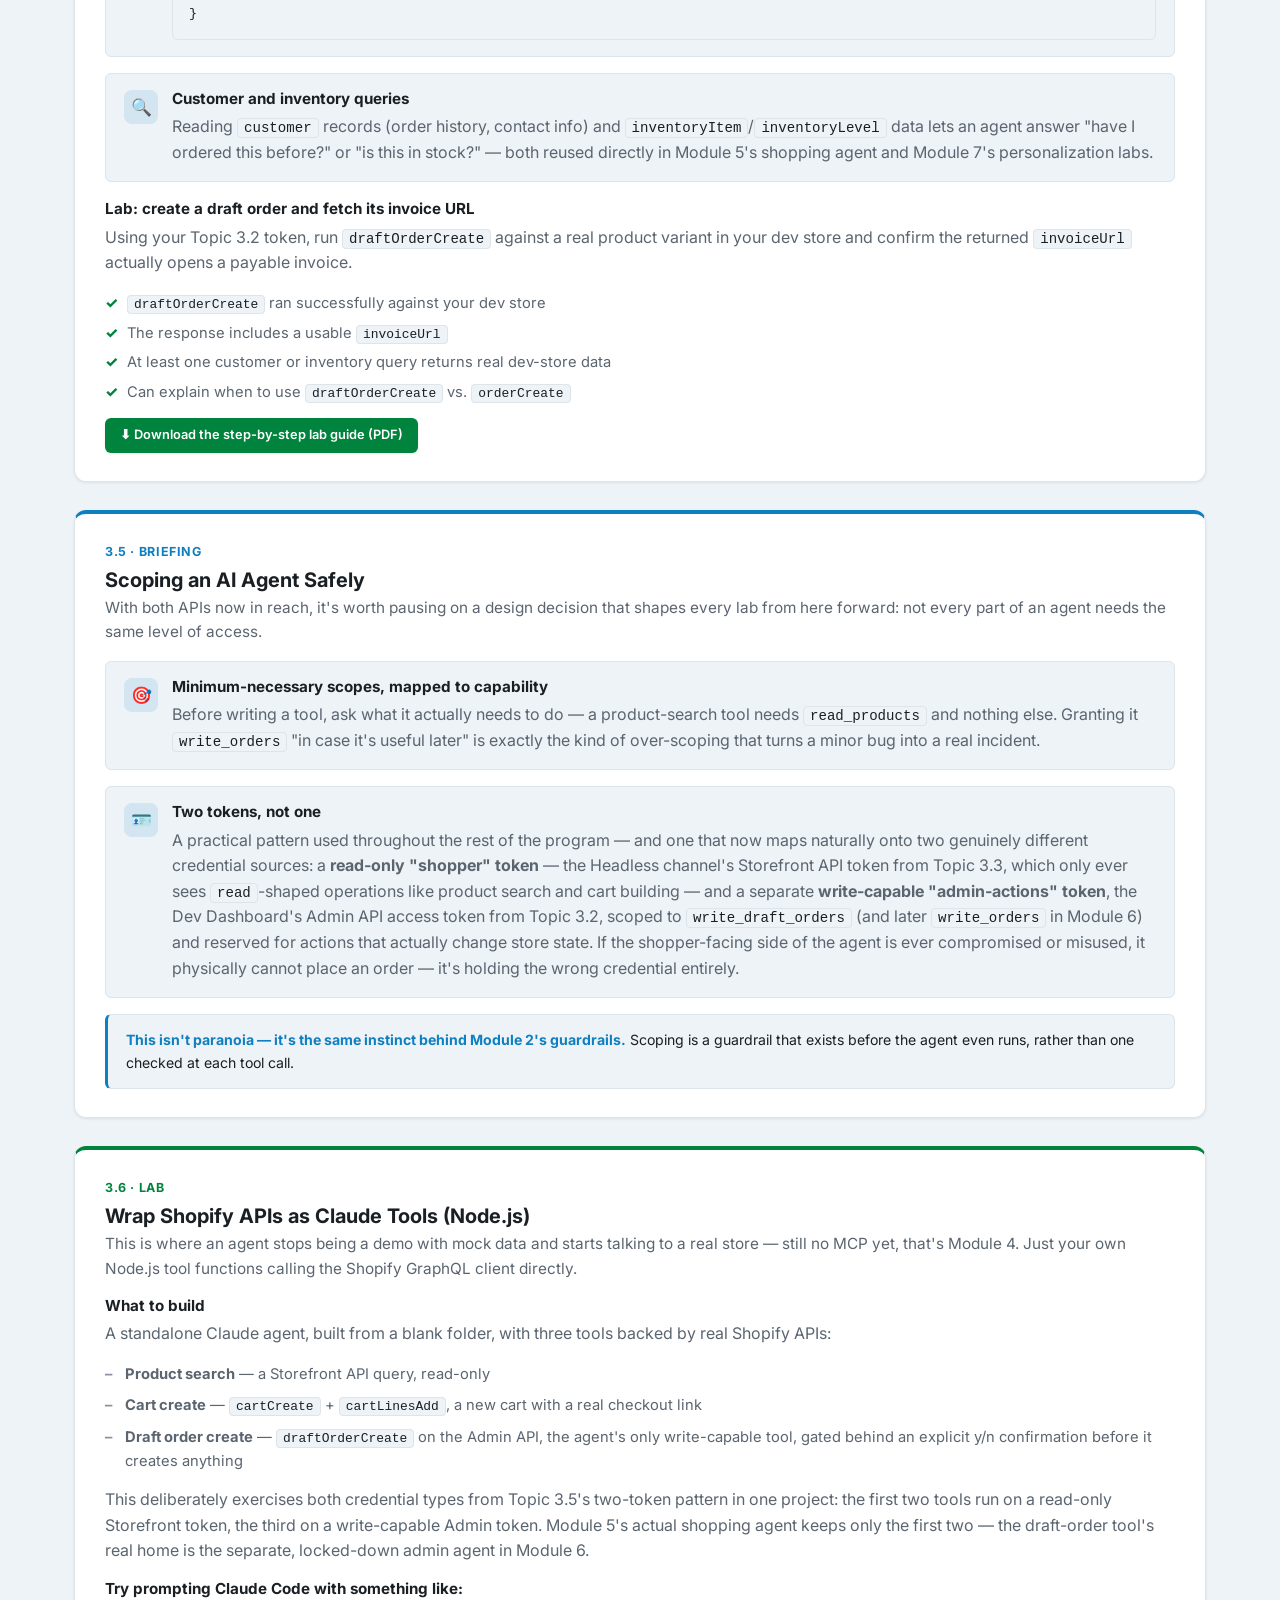
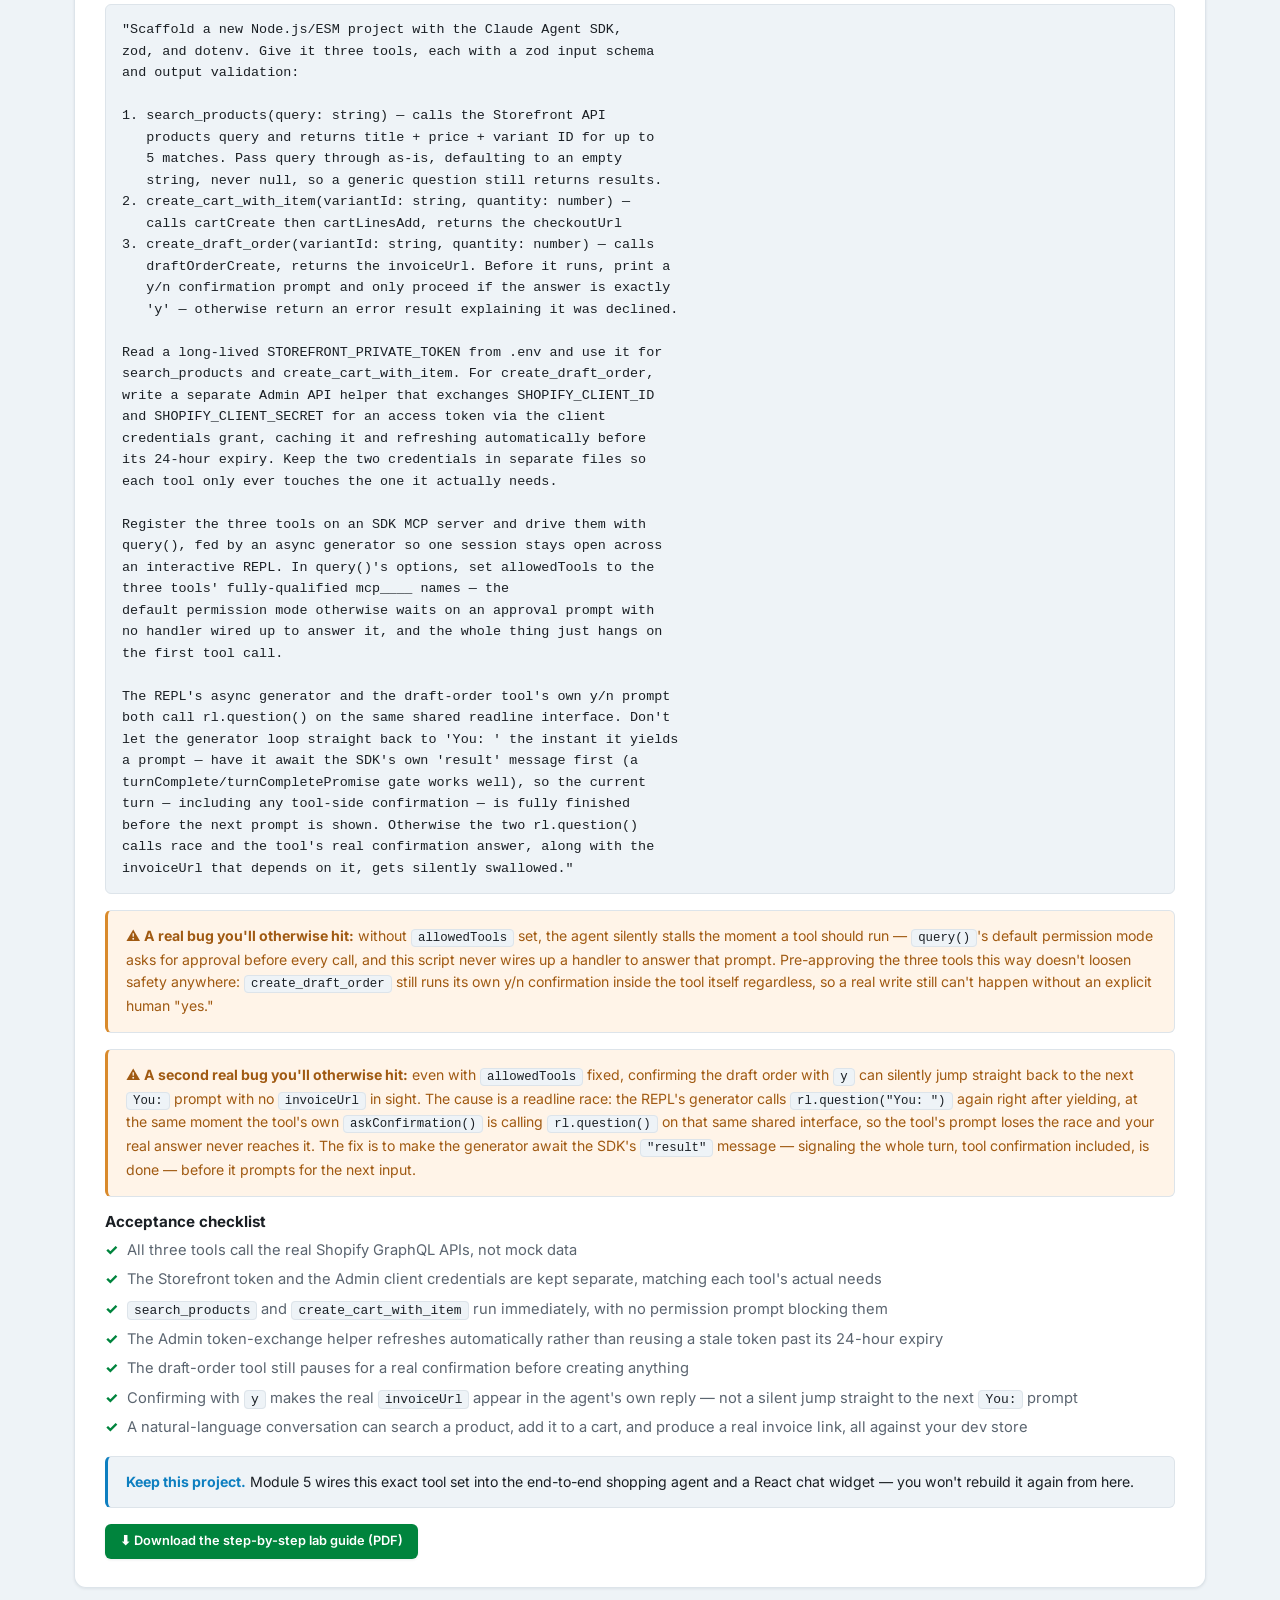
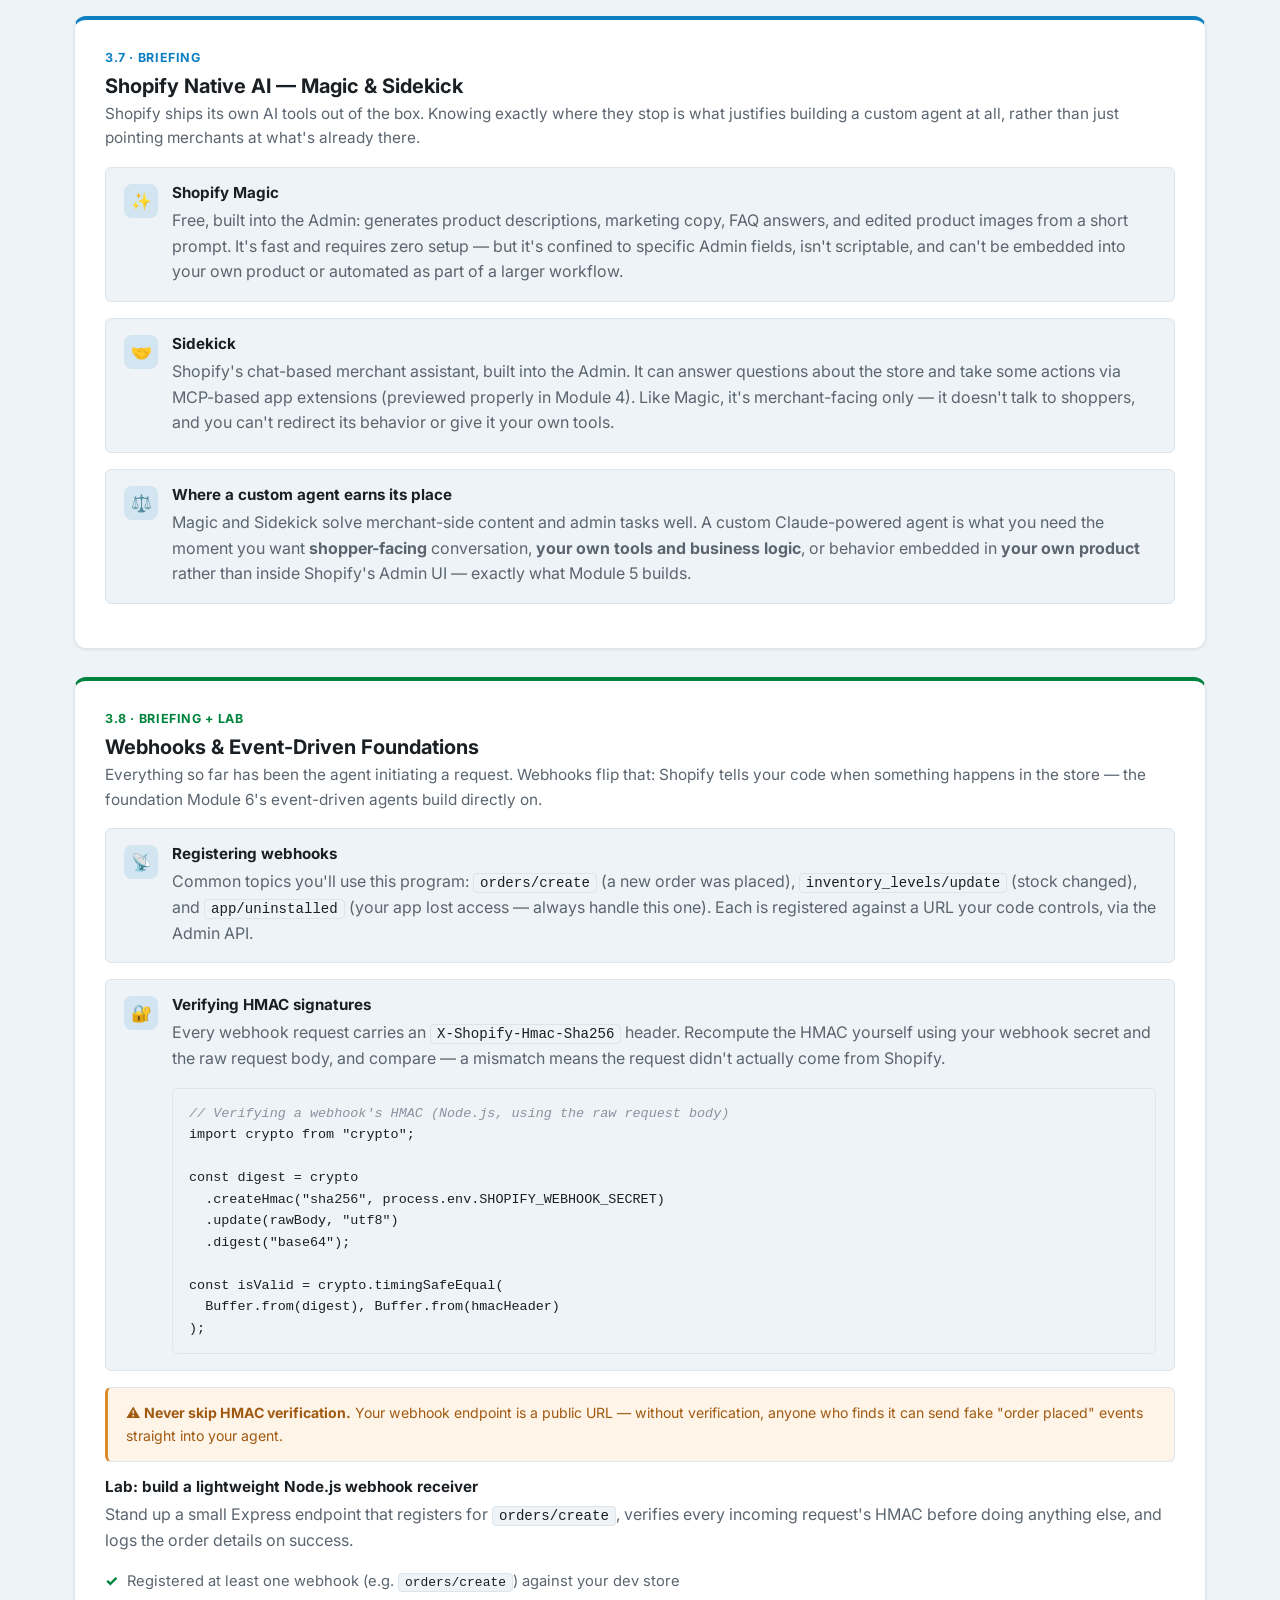
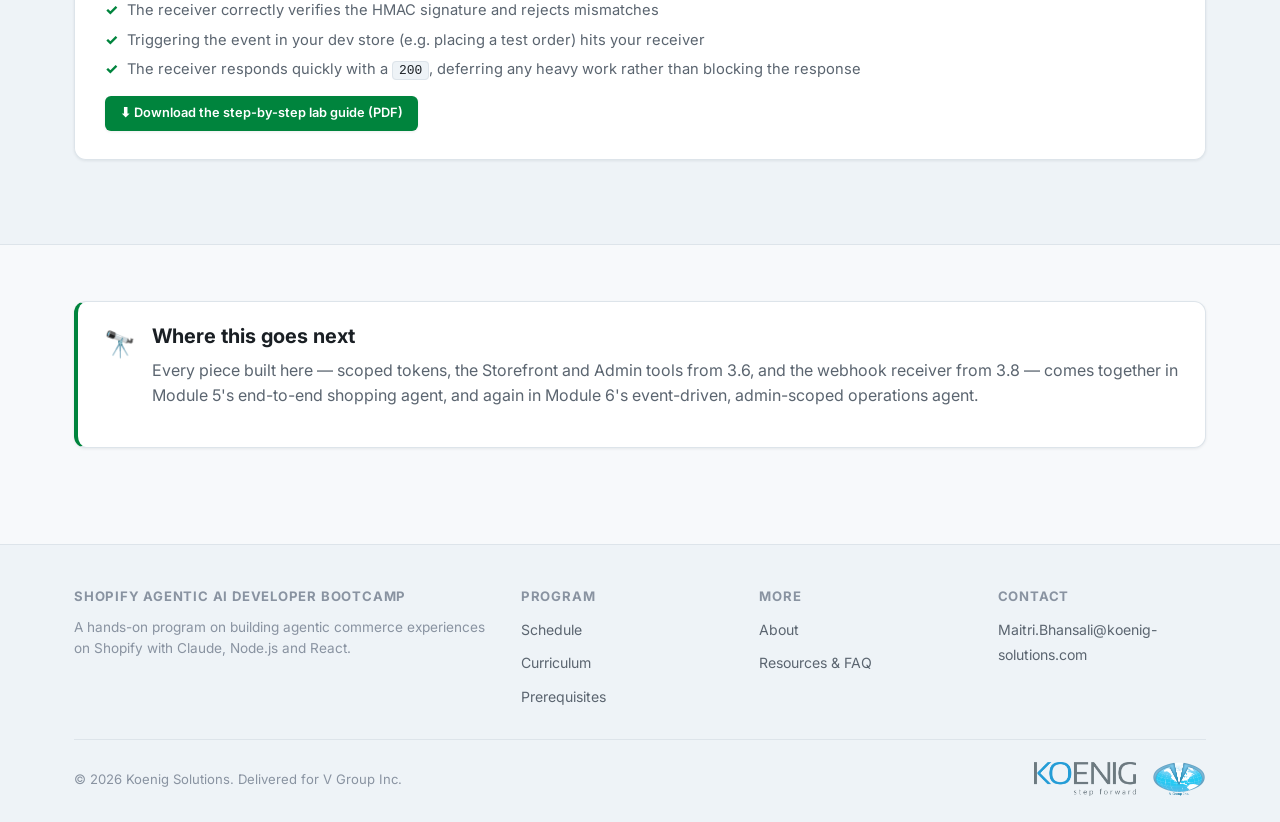
<file: module-3.html>
<!DOCTYPE html>
<html lang="en">
<head>
<meta charset="UTF-8">
<meta name="viewport" content="width=device-width, initial-scale=1.0">
<title>Module 3 Content | Shopify Agentic AI Developer Bootcamp</title>
<meta name="description" content="Module 3: Shopify Platform, Storefront API, Admin API & Native AI — what's covered, key concepts, and what you'll build.">
<link rel="icon" href="data:image/svg+xml,<svg xmlns=%22http://www.w3.org/2000/svg%22 viewBox=%220 0 100 100%22><text y=%22.9em%22 font-size=%2290%22>🛍️</text></svg>">
<link rel="preconnect" href="https://fonts.googleapis.com">
<link href="https://fonts.googleapis.com/css2?family=Inter:wght@400;500;600;700;800&display=swap" rel="stylesheet">
<link rel="stylesheet" href="assets/css/style.css">
</head>
<body>
<a class="skip-link" href="#main">Skip to content</a>

<header class="site-header">
  <div class="nav-wrap">
    <a class="brand-lockup" href="index.html">
      <span class="logo-slot">
        <img src="assets/images/koenig-logo.png" alt="Koenig Solutions" data-fallback onerror="this.style.display='none';this.nextElementSibling.style.display='inline-block'">
        <span class="text-logo koenig">KOENIG<span> solutions</span></span>
      </span>
      <span class="brand-x">×</span>
      <span class="logo-slot">
        <img src="assets/images/vgroup-logo.png" alt="V Group Inc." data-fallback onerror="this.style.display='none';this.nextElementSibling.style.display='inline-block'">
        <span class="text-logo vgroup">V Group Inc.</span>
      </span>
      <span class="brand-title">Agentic AI Developer Bootcamp</span>
    </a>
    <nav>
      <ul class="nav-links" id="navLinks">
        <li><a href="index.html">Home</a></li>
        <li><a href="schedule.html">Schedule</a></li>
        <li><a href="curriculum.html" class="active">Curriculum</a></li>
        <li><a href="prerequisites.html">Prerequisites</a></li>
        <li><a href="about.html">About</a></li>
        <li><a href="resources.html">Resources</a></li>
      </ul>
    </nav>
    <div class="nav-actions">
      <button class="theme-toggle" id="themeToggle" aria-label="Toggle dark mode">🌙</button>
      <button class="nav-burger" id="navBurger" aria-label="Toggle menu" aria-expanded="false">☰</button>
    </div>
  </div>
</header>

<main id="main">
  <section class="hero" style="padding:44px 0 36px">
    <div class="hero-inner">
      <p style="margin-bottom:14px"><a href="curriculum.html" class="small" style="text-decoration:none;color:var(--koenig-blue);font-weight:600">← Back to Curriculum</a></p>
      <span class="eyebrow badge-live" style="background:var(--live-bg);border-color:transparent;color:var(--live-text)">📖 Module 3 · Live</span>
      <h1>Shopify Platform, Storefront API, Admin API & Native AI</h1>
      <p class="hero-sub">Learn Shopify's architecture, APIs, and built-in AI tools well enough to wire a custom agent to real store data.</p>
      <div class="hero-meta">
        <span class="pill">📅 <strong>21, 24 – 25 Aug 2026</strong></span>
        <span class="pill">🕥 10:00 – 12:00 IST</span>
        <span class="pill"><strong>3</strong> Live Sessions</span>
        <span class="pill"><strong>8</strong> Topics</span>
      </div>
    </div>
  </section>

  <section class="section">
    <div class="container">
      <div class="callout callout-koenig">
        <span class="emoji">💡</span>
        <div>
          <h3>Before you arrive</h3>
          <p>Every lab this module runs against your own <strong>free Shopify Partner development store</strong> — never a live/production store. If you don't have one yet, create it now from your Partner Dashboard; see <a href="prerequisites.html">Prerequisites</a> for the setup link.</p>
        </div>
      </div>
    </div>
  </section>

  <section class="section section-alt">
    <div class="container">
      <div class="section-head">
        <span class="eyebrow">What's covered</span>
        <h2>Eight topics across three sessions</h2>
        <p>This page is meant to be a complete, standalone reference for Module 3 — everything below is enough to prepare for, follow along with, and revisit after each session, without needing outside material.</p>
      </div>

      <!-- 3.1 -->
      <div class="module-topic type-d">
        <span class="topic-eyebrow">3.1 · Briefing + Demo</span>
        <h3>Shopify Architecture for Developers</h3>
        <p>Before touching any API, it helps to know what you're actually pointed at — the difference between an account, a store, and an app trips up a lot of first-time Shopify developers.</p>

        <div class="concept-block">
          <div class="concept-icon">🏗️</div>
          <div class="concept-body">
            <h4>Partner accounts and dev stores</h4>
            <p class="mb-0">A <strong>Partner account</strong> is your developer identity with Shopify — free to create, and it's where you spin up <strong>development stores</strong>: full, free, disposable Shopify stores meant for building and testing, never for real sales. Every lab in this program runs against a dev store you create yourself.</p>
          </div>
        </div>

        <div class="concept-block">
          <div class="concept-icon">🔌</div>
          <div class="concept-body">
            <h4>Custom apps vs. public apps</h4>
            <p>A <strong>custom app</strong> is built for and installed into exactly one store — the right choice while you're learning and building for a single dev store, which is what this program uses throughout. A <strong>public app</strong> is built to be installed into <em>any</em> merchant's store, distributed via the Shopify App Store, and requires the OAuth flow covered in Topic 3.2.</p>
            <p class="mb-0">One thing to know before Topic 3.2: as of <strong>January 1, 2026</strong>, Shopify retired the old "create a custom app from inside the store's Admin" flow for new apps. Custom apps are now created and managed from the <strong>Dev Dashboard</strong> (<code>dev.shopify.com/dashboard</code>) — a separate site from the store Admin, shared across your Partner organization. The underlying idea (one app, one store, scoped access) hasn't changed, only where you go to set it up.</p>
          </div>
        </div>

        <div class="concept-block">
          <div class="concept-icon">🧭</div>
          <div class="concept-body">
            <h4>Three surfaces, three purposes</h4>
            <div class="simple-table-wrap">
              <table class="simple-table">
                <thead><tr><th>Surface</th><th>Audience</th><th>Accessed via</th></tr></thead>
                <tbody>
                  <tr><td><strong>Admin</strong></td><td>The merchant</td><td>Admin dashboard (browser) + Admin API (GraphQL)</td></tr>
                  <tr class="row-highlight"><td><strong>Storefront</strong></td><td>The shopper</td><td>The online store + Storefront API (GraphQL)</td></tr>
                  <tr><td><strong>Checkout</strong></td><td>The shopper, at time of payment</td><td>Shopify-hosted checkout, extensible but not fully custom</td></tr>
                </tbody>
              </table>
            </div>
            <p class="mb-0">Nearly everything this module and Module 5 build touches the first two — Admin API for anything an agent needs to read or write on the merchant's behalf, Storefront API for anything a shopper-facing agent needs.</p>
          </div>
        </div>

        <h4>Demo: tour of a live dev store and the Dev Dashboard</h4>
        <p>A guided walkthrough — follow along in your own store and Partner organization:</p>
        <ul class="plain-list">
          <li><strong>Store Admin → Apps</strong> — where you'll see your app listed once it's installed from the Dev Dashboard, and where any legacy custom apps created before January 2026 still live</li>
          <li><strong><code>dev.shopify.com/dashboard</code></strong> — the separate site where new apps are created, installed, and their credentials retrieved; their access <em>scopes</em> are actually declared in a local <code>shopify.app.toml</code> file and pushed via the CLI (used directly in Topic 3.2)</li>
          <li><strong>Store Admin → Products</strong> — where the catalog data your agent will query actually lives</li>
          <li><strong>Store Admin → Orders</strong> — where draft orders created via the Admin API show up</li>
          <li><strong>Store Admin → Settings → Notifications</strong> — where webhook-triggering events like order confirmation emails originate</li>
        </ul>
      </div>

      <!-- 3.2 -->
      <div class="module-topic type-l">
        <span class="topic-eyebrow">3.2 · Briefing + Lab</span>
        <h3>Authentication, OAuth & Access Scopes</h3>
        <p>Every API call this module makes needs a token, and every token needs scopes. Getting this right early avoids a class of bugs that otherwise looks like "the API is broken" but is actually "the token can't do that."</p>

        <div class="concept-block">
          <div class="concept-icon">🔑</div>
          <div class="concept-body">
            <h4>Custom app tokens via the Dev Dashboard — the path this program uses</h4>
            <p>Since January 2026, a custom app's credentials no longer show up as a single static token sitting in the store Admin. You still start from <strong>Store Admin → Settings → Apps → Develop apps</strong>, but that screen now just hands off to <strong>Build apps in Dev Dashboard</strong> — a separate site (<code>dev.shopify.com/dashboard</code>) where an app is just a name and an identity. There's no checkbox screen for Admin API scopes there at all — scopes are declared in a <code>shopify.app.toml</code> file inside your own local project, edited by hand and pushed with the Shopify CLI (covered step by step in the lab below). Once installed, the app's Dev Dashboard Settings tab issues a <strong>Client ID</strong> and <strong>Client secret</strong> instead of a token — your code exchanges those for an access token itself using the <strong>client credentials grant</strong>, a direct, no-redirect exchange that's a good fit for a single app talking to a single store you control.</p>
            <div class="code-block"><span class="cm">// Exchange client ID + secret for an Admin API access token</span>
async function getAdminAccessToken() {
  const res = await fetch(
    `https://${process.env.SHOPIFY_STORE_DOMAIN}/admin/oauth/access_token`,
    {
      method: "POST",
      headers: { "Content-Type": "application/json" },
      body: JSON.stringify({
        client_id: process.env.SHOPIFY_APP_CLIENT_ID,
        client_secret: process.env.SHOPIFY_APP_CLIENT_SECRET,
        grant_type: "client_credentials",
      }),
    }
  );
  const data = await res.json();
  return data.access_token; <span class="cm">// use as X-Shopify-Access-Token</span>
}
<span class="cm">// Response shape: { access_token, scope, expires_in: 86399 }</span></div>
            <p class="mb-0">That <code>expires_in</code> matters: unlike the old static custom-app token, this one expires in <strong>24 hours</strong>. Any script that runs longer than that needs to request a fresh one before the old one lapses — covered in the lab below.</p>
          </div>
        </div>

        <div class="concept-block">
          <div class="concept-icon">🔁</div>
          <div class="concept-body">
            <h4>OAuth for public apps</h4>
            <p class="mb-0">A public app can't pre-generate a token because it doesn't know which store will install it. Instead: the merchant is redirected to Shopify to approve the app's requested scopes, Shopify redirects back with an authorization code, and the app exchanges that code for an access token server-side. You won't build this in the program, but recognizing the flow matters if you ever ship a distributable app.</p>
          </div>
        </div>

        <div class="concept-block">
          <div class="concept-icon">🛡️</div>
          <div class="concept-body">
            <h4>Read vs. write scopes</h4>
            <p>Scopes are granular and explicit — a token can only do what it was explicitly granted, nothing more.</p>
            <div class="simple-table-wrap">
              <table class="simple-table">
                <thead><tr><th>Scope</th><th>Grants</th></tr></thead>
                <tbody>
                  <tr><td><code>read_products</code></td><td>Query product/collection data</td></tr>
                  <tr><td><code>read_orders</code></td><td>Query existing orders</td></tr>
                  <tr><td><code>read_draft_orders</code></td><td>Query existing draft orders</td></tr>
                  <tr class="row-highlight"><td><code>write_draft_orders</code></td><td>Create/update draft orders — the agent's main "write" path</td></tr>
                  <tr><td><code>write_orders</code></td><td>Create/modify real orders directly (used sparingly)</td></tr>
                  <tr><td><code>read_customers</code></td><td>Query customer records</td></tr>
                  <tr><td><code>read_inventory</code></td><td>Query stock levels</td></tr>
                </tbody>
              </table>
            </div>
            <p class="mb-0">Editing the <code>scopes</code> line in <code>shopify.app.toml</code> and running <code>shopify app deploy</code> doesn't retroactively apply to an already-installed app — the new scope set only takes effect once you reinstall the app on the store and approve the updated permission list.</p>
          </div>
        </div>

        <div class="concept-block">
          <div class="concept-icon">🔒</div>
          <div class="concept-body">
            <h4>The Protected Customer Data gate — lives at partners.shopify.com, not the Dev Dashboard</h4>
            <p>Granting <code>read_orders</code> or <code>read_customers</code> in <code>shopify.app.toml</code> is not enough on its own. Any Admin API object touching customer PII (orders, customers) sits behind a second, distinct approval called <strong>Protected customer data access</strong> — required even for an app you own, installed only on your own dev store. It's easy to miss because it doesn't live anywhere in the Dev Dashboard (<code>dev.shopify.com/dashboard</code>) — despite that being where you create the app, declare scopes, and install it. It's on the separate, older Partners site instead: <code>partners.shopify.com</code> → your app → <strong>API access requests</strong> → <strong>Protected customer data access</strong> → Request access.</p>
            <p class="mb-0">Skip it and a query that looks perfectly correct fails with an approval-style error — the token and declared scopes are fine; this is a separate gate entirely. For a dev-store-only app like this one, it needs no review, just checking the box and saving.</p>
          </div>
        </div>

        <h4>Lab: create a custom app in the Dev Dashboard and generate a scoped Admin API token</h4>
        <ol class="step-list">
          <li><strong>Create the app</strong> — from Store Admin → Settings → Apps → Develop apps, click <strong>Build apps in Dev Dashboard</strong>, then create a new app (e.g. "Agentic AI Bootcamp") and confirm. This just names the app — it doesn't ask for scopes or a target store yet</li>
          <li><strong>Install the Shopify CLI and link a local project</strong> — run <code>npm install -g @shopify/cli@latest</code>, then in a new project folder run <code>shopify app config link</code>. It walks you through a browser device-login, picking your Partner organization, and choosing "connect it to an existing app" → your app from step 1. This generates a <code>shopify.app.toml</code> file, pre-filled with your app's Client ID and a blank <code>scopes</code> field</li>
          <li><strong>Declare scopes in <code>shopify.app.toml</code></strong> — this file, not any web screen, is where Admin API scopes actually live. Edit its <code>[access_scopes]</code> block: <code>scopes = "read_products,read_orders,write_draft_orders,read_customers"</code> — resist listing everything "just in case"</li>
          <li><strong>Deploy the new version</strong> — run <code>shopify app deploy</code> and confirm "Yes, release this new version." Every edit to <code>shopify.app.toml</code> needs a fresh deploy to actually take effect on Shopify's side</li>
          <li><strong>Install the app on your dev store</strong> — back in the Dev Dashboard, open the app's Overview tab, click <strong>Install app</strong>, and select your dev store (must be in the same Partner organization). Review and approve the consent screen it redirects you to</li>
          <li><strong>Request Protected customer data access</strong> — go to <code>partners.shopify.com</code> (not the Dev Dashboard), open your app, <strong>API access requests</strong> → <strong>Protected customer data access</strong> → Request access, check the box, choose applicable reasons, and Save</li>
          <li><strong>Copy your credentials</strong> — in the app's Dev Dashboard Settings tab, copy the <strong>Client ID</strong> and <strong>Client secret</strong> into your <code>.env</code> file (there's no single access token shown here anymore — that's requested in the next step)</li>
          <li><strong>Exchange them for a token programmatically</strong> — write a small Node.js helper that POSTs to <code>/admin/oauth/access_token</code> as shown above, caches the returned token, and requests a new one once it's close to its 24-hour expiry</li>
        </ol>

        <h4>Acceptance checklist</h4>
        <ul class="mini-check">
          <li>App created in the Dev Dashboard and linked to a local project via <code>shopify app config link</code>, within your own Partner organization</li>
          <li>Only the scopes actually needed for this module are declared in <code>shopify.app.toml</code> and deployed <em>before</em> installing</li>
          <li>Protected customer data access requested and approved at <code>partners.shopify.com</code>, so <code>read_orders</code>/<code>read_customers</code> queries don't fail with an approval error</li>
          <li>Client ID and secret are stored in <code>.env</code>, never committed to git</li>
          <li>Your token-exchange helper successfully authenticates a test GraphQL request (e.g. a simple <code>shop { name }</code> query), and re-requests a token once the cached one is near expiry</li>
        </ul>
        <div class="callout-warn">⚠️ <strong>Dev store only.</strong> This token can create draft orders and read customer data — never point it at a production store, even out of curiosity.</div>
        <a class="btn btn-sm btn-primary" href="assets/downloads/Module-3-Lab-3.2-Step-by-Step-Guide.pdf" download>⬇ Download the step-by-step lab guide (PDF)</a>

        <div class="callout-tip"><strong>🏆 Challenge — no steps provided, work it out yourself:</strong> using the app, token, and <code>adminRequest()</code> helper you just built, pull back as much real data from your dev store as you can — a customer's full order history and contact details, current inventory levels across every product, existing draft orders, and anything else the Admin API exposes. If a query needs a scope you didn't declare in Step 3, you already know how to add it. Use Shopify's GraphiQL app (<code>shopify-graphiql-app.shopifycloud.com/login</code>) or the Admin API GraphQL reference to work out the queries yourself, not a script handed to you here.</div>
      </div>

      <!-- 3.3 -->
      <div class="module-topic type-l">
        <span class="topic-eyebrow">3.3 · Briefing + Lab</span>
        <h3>Storefront API (GraphQL) — Products &amp; Cart</h3>
        <p>The Storefront API is what a shopper-facing agent uses to browse the catalog and build a cart — everything Module 5's shopping agent needs before checkout.</p>

        <div class="concept-block">
          <div class="concept-icon">🛰️</div>
          <div class="concept-body">
            <h4>Getting a Storefront API token: the Headless channel</h4>
            <p>Storefront API access doesn't come from the same place as the Admin API token in Topic 3.2 — it comes from installing the free <strong>Headless</strong> sales channel (from the Shopify App Store) on your dev store, then clicking <strong>Create storefront</strong>. That generates a <strong>public</strong> token (safe for client-side use) and a <strong>private</strong> token (server-side only — this is the one a Node.js backend uses, sent as the <code>Shopify-Storefront-Private-Token</code> header). Under the storefront's <strong>Storefront API permissions</strong>, enable at minimum <code>unauthenticated_read_product_listings</code>, <code>unauthenticated_read_product_inventory</code>, <code>unauthenticated_read_checkouts</code>, and <code>unauthenticated_write_checkouts</code> — the four scopes that cover product browsing and the Cart API below.</p>
            <div class="callout-warn mb-0">⚠️ <strong>Dead end to avoid:</strong> the Dev Dashboard's Settings tab also shows a "Storefront API" card with a "Manage" button. Clicking it does <em>not</em> reveal a token — it routes to the Partners dashboard's "API access requests" page, a completely different feature for requesting extra protected scopes ahead of App Store review. The real Storefront token only ever comes from the Headless channel above.</div>
          </div>
        </div>

        <div class="concept-block">
          <div class="concept-icon">📦</div>
          <div class="concept-body">
            <h4>Querying products, collections and search</h4>
            <div class="code-block"><span class="cm">// Storefront API — product search by title/keyword</span>
query searchProducts($query: String) {
  products(first: 3, query: $query) {
    edges {
      node {
        title
        priceRange { minVariantPrice { amount currencyCode } }
        variants(first: 1) {
          edges { node { id title availableForSale } }
        }
      }
    }
  }
}
<span class="cm">// Header: Shopify-Storefront-Private-Token: {your private token}
// node.variants.edges[0].node.id is the merchandiseId a cart mutation needs</span></div>
            <div class="callout-tip"><strong>Pitfall worth knowing up front:</strong> when a tool's search query is empty (a shopper asking "what do you sell?" rather than naming a product), pass an empty string <code>""</code> for <code>$query</code>, not <code>null</code>. Confirmed against a live dev store: <code>""</code> returns the unfiltered catalog, while an explicit <code>null</code> returns zero products — the opposite of what you might expect, and easy to get backwards.</div>
            <div class="callout-tip mb-0"><strong>In GraphiQL's Variables panel:</strong> the variable name goes in <em>without</em> the <code>$</code> — the <code>$</code> only belongs inside the query document itself. Use <code>{ "query": "backpack" }</code> or <code>{ "query": "" }</code>; typing <code>$query</code> there directly is invalid JSON and throws a parse error.</div>
          </div>
        </div>

        <div class="concept-block">
          <div class="concept-icon">🛒</div>
          <div class="concept-body">
            <h4>The current Cart API</h4>
            <p>Shopify deprecated the old Checkout API in favor of the <strong>Cart API</strong> — <code>cartCreate</code>, then <code>cartLinesAdd</code> to add items, then read <code>checkoutUrl</code> off the cart to hand the shopper a working payment link.</p>
            <div class="code-block"><span class="cm">// Create a cart, then read its checkout URL</span>
mutation { cartCreate { cart { id checkoutUrl } } }

<span class="cm">// Add a line item to that cart</span>
mutation {
  cartLinesAdd(cartId: "gid://shopify/Cart/...", lines: [
    { merchandiseId: "gid://shopify/ProductVariant/...", quantity: 1 }
  ]) { cart { checkoutUrl } }
}</div>
            <p>On any Shopify plan below Plus, a custom page can't collect card payments directly (PCI compliance) — <code>checkoutUrl</code> is the actual, complete payment path for a self-checkout shopping agent: the shopper pays on Shopify's own hosted checkout page, not inside the conversation. This is a genuinely different object and use case from the Admin API's draft orders in Topic 3.4, which a merchant or agent builds <em>on the customer's behalf</em> — Module 5's shopping agent uses the Cart API almost exclusively for this reason.</p>
            <div class="callout-warn mb-0">⚠️ <strong>Dev stores are always password-protected</strong> — Shopify doesn't allow disabling it on a development store at all (only on a paid or transferred store). Visiting a fresh <code>checkoutUrl</code> in a browser that's never unlocked that store hits the password gate first, and on a dev store that redirect can drop the original checkout destination and land you back on the plain homepage instead. <strong>Fix:</strong> open your store's root URL (<code>https://your-store.myshopify.com/</code>) in that browser first, enter the storefront password once, <em>then</em> open the <code>checkoutUrl</code> — an already-unlocked browser goes straight to checkout.</div>
          </div>
        </div>

        <h4>Lab: run queries in Shopify's GraphiQL app</h4>
        <p>Install the Headless channel on your dev store and create a storefront to get your private access token (see above), then open Shopify's GraphiQL app at <code>shopify-graphiql-app.shopifycloud.com/login</code> to run and inspect queries interactively before wiring them into code — it isn't listed in the Shopify App Store, so go straight to that URL rather than searching for it.</p>
        <ul class="mini-check">
          <li>Headless channel installed and a storefront created, with its private access token saved to <code>.env</code></li>
          <li>Successfully queried at least 3 products by title/price using the Storefront API</li>
          <li>Created a cart via <code>cartCreate</code> and captured its <code>checkoutUrl</code></li>
          <li>Added a line item via <code>cartLinesAdd</code> and confirmed it reflects in the cart</li>
          <li>Can explain why <code>checkoutUrl</code> replaces the deprecated Checkout API</li>
        </ul>
        <a class="btn btn-sm btn-primary" href="assets/downloads/Module-3-Lab-3.3-Step-by-Step-Guide.pdf" download>⬇ Download the step-by-step lab guide (PDF)</a>
      </div>

      <!-- 3.4 -->
      <div class="module-topic type-l">
        <span class="topic-eyebrow">3.4 · Briefing + Lab</span>
        <h3>Admin API (GraphQL) — Orders, Draft Orders &amp; Customers</h3>
        <p>This is the merchant-facing counterpart to 3.3 — where an agent reads order/customer history on the store owner's behalf, and can build a draft order and invoice link for a sale it's handling directly, rather than a shopper checking out live.</p>

        <div class="concept-block">
          <div class="concept-icon">🧾</div>
          <div class="concept-body">
            <h4><code>orderCreate</code> vs. <code>draftOrderCreate</code></h4>
            <p class="mb-0">These are both Admin API writes, and neither is what a self-checkout shopping agent uses for a normal purchase — that's Topic 3.3's Cart API and <code>checkoutUrl</code>. <strong><code>draftOrderCreate</code></strong> is for a <em>merchant- or agent-initiated</em> sale built on the customer's behalf — think a phone order or an admin-side agent assembling an order from a conversation — and returns an <code>invoiceUrl</code> the customer pays separately. <strong><code>orderCreate</code></strong> records an order that was already paid through some other channel entirely. Both matter for Module 6's admin-scoped agent; this lab just gets the mechanics working.</p>
          </div>
        </div>

        <div class="concept-block">
          <div class="concept-icon">🔗</div>
          <div class="concept-body">
            <h4>Draft order → invoice link</h4>
            <div class="code-block"><span class="cm">// Create a draft order and get its invoice URL</span>
mutation {
  draftOrderCreate(input: {
    lineItems: [{ variantId: "gid://shopify/ProductVariant/...", quantity: 1 }]
  }) {
    draftOrder { id invoiceUrl }
  }
}</div>
          </div>
        </div>

        <div class="concept-block">
          <div class="concept-icon">🔍</div>
          <div class="concept-body">
            <h4>Customer and inventory queries</h4>
            <p class="mb-0">Reading <code>customer</code> records (order history, contact info) and <code>inventoryItem</code>/<code>inventoryLevel</code> data lets an agent answer "have I ordered this before?" or "is this in stock?" — both reused directly in Module 5's shopping agent and Module 7's personalization labs.</p>
          </div>
        </div>

        <h4>Lab: create a draft order and fetch its invoice URL</h4>
        <p>Using your Topic 3.2 token, run <code>draftOrderCreate</code> against a real product variant in your dev store and confirm the returned <code>invoiceUrl</code> actually opens a payable invoice.</p>
        <ul class="mini-check">
          <li><code>draftOrderCreate</code> ran successfully against your dev store</li>
          <li>The response includes a usable <code>invoiceUrl</code></li>
          <li>At least one customer or inventory query returns real dev-store data</li>
          <li>Can explain when to use <code>draftOrderCreate</code> vs. <code>orderCreate</code></li>
        </ul>
        <a class="btn btn-sm btn-primary" href="assets/downloads/Module-3-Lab-3.4-Step-by-Step-Guide.pdf" download>⬇ Download the step-by-step lab guide (PDF)</a>
      </div>

      <!-- 3.5 -->
      <div class="module-topic type-b">
        <span class="topic-eyebrow">3.5 · Briefing</span>
        <h3>Scoping an AI Agent Safely</h3>
        <p>With both APIs now in reach, it's worth pausing on a design decision that shapes every lab from here forward: not every part of an agent needs the same level of access.</p>

        <div class="concept-block">
          <div class="concept-icon">🎯</div>
          <div class="concept-body">
            <h4>Minimum-necessary scopes, mapped to capability</h4>
            <p class="mb-0">Before writing a tool, ask what it actually needs to do — a product-search tool needs <code>read_products</code> and nothing else. Granting it <code>write_orders</code> "in case it's useful later" is exactly the kind of over-scoping that turns a minor bug into a real incident.</p>
          </div>
        </div>

        <div class="concept-block">
          <div class="concept-icon">🪪</div>
          <div class="concept-body">
            <h4>Two tokens, not one</h4>
            <p class="mb-0">A practical pattern used throughout the rest of the program — and one that now maps naturally onto two genuinely different credential sources: a <strong>read-only "shopper" token</strong> — the Headless channel's Storefront API token from Topic 3.3, which only ever sees <code>read</code>-shaped operations like product search and cart building — and a separate <strong>write-capable "admin-actions" token</strong>, the Dev Dashboard's Admin API access token from Topic 3.2, scoped to <code>write_draft_orders</code> (and later <code>write_orders</code> in Module 6) and reserved for actions that actually change store state. If the shopper-facing side of the agent is ever compromised or misused, it physically cannot place an order — it's holding the wrong credential entirely.</p>
          </div>
        </div>

        <div class="callout-tip mb-0"><strong>This isn't paranoia — it's the same instinct behind Module 2's guardrails.</strong> Scoping is a guardrail that exists before the agent even runs, rather than one checked at each tool call.</div>
      </div>

      <!-- 3.6 -->
      <div class="module-topic type-l">
        <span class="topic-eyebrow">3.6 · Lab</span>
        <h3>Wrap Shopify APIs as Claude Tools (Node.js)</h3>
        <p>This is where an agent stops being a demo with mock data and starts talking to a real store — still no MCP yet, that's Module 4. Just your own Node.js tool functions calling the Shopify GraphQL client directly.</p>

        <h4>What to build</h4>
        <p>A standalone Claude agent, built from a blank folder, with three tools backed by real Shopify APIs:</p>
        <ul class="plain-list">
          <li><strong>Product search</strong> — a Storefront API query, read-only</li>
          <li><strong>Cart create</strong> — <code>cartCreate</code> + <code>cartLinesAdd</code>, a new cart with a real checkout link</li>
          <li><strong>Draft order create</strong> — <code>draftOrderCreate</code> on the Admin API, the agent's only write-capable tool, gated behind an explicit y/n confirmation before it creates anything</li>
        </ul>
        <p>This deliberately exercises both credential types from Topic 3.5's two-token pattern in one project: the first two tools run on a read-only Storefront token, the third on a write-capable Admin token. Module 5's actual shopping agent keeps only the first two — the draft-order tool's real home is the separate, locked-down admin agent in Module 6.</p>

        <h4>Try prompting Claude Code with something like:</h4>
        <div class="code-block">"Scaffold a new Node.js/ESM project with the Claude Agent SDK,
zod, and dotenv. Give it three tools, each with a zod input schema
and output validation:

1. search_products(query: string) — calls the Storefront API
   products query and returns title + price + variant ID for up to
   5 matches. Pass query through as-is, defaulting to an empty
   string, never null, so a generic question still returns results.
2. create_cart_with_item(variantId: string, quantity: number) —
   calls cartCreate then cartLinesAdd, returns the checkoutUrl
3. create_draft_order(variantId: string, quantity: number) — calls
   draftOrderCreate, returns the invoiceUrl. Before it runs, print a
   y/n confirmation prompt and only proceed if the answer is exactly
   'y' — otherwise return an error result explaining it was declined.

Read a long-lived STOREFRONT_PRIVATE_TOKEN from .env and use it for
search_products and create_cart_with_item. For create_draft_order,
write a separate Admin API helper that exchanges SHOPIFY_CLIENT_ID
and SHOPIFY_CLIENT_SECRET for an access token via the client
credentials grant, caching it and refreshing automatically before
its 24-hour expiry. Keep the two credentials in separate files so
each tool only ever touches the one it actually needs.

Register the three tools on an SDK MCP server and drive them with
query(), fed by an async generator so one session stays open across
an interactive REPL. In query()'s options, set allowedTools to the
three tools' fully-qualified mcp__<server>__<toolName> names — the
default permission mode otherwise waits on an approval prompt with
no handler wired up to answer it, and the whole thing just hangs on
the first tool call.

The REPL's async generator and the draft-order tool's own y/n prompt
both call rl.question() on the same shared readline interface. Don't
let the generator loop straight back to 'You: ' the instant it yields
a prompt — have it await the SDK's own 'result' message first (a
turnComplete/turnCompletePromise gate works well), so the current
turn — including any tool-side confirmation — is fully finished
before the next prompt is shown. Otherwise the two rl.question()
calls race and the tool's real confirmation answer, along with the
invoiceUrl that depends on it, gets silently swallowed."</div>

        <div class="callout-warn">⚠️ <strong>A real bug you'll otherwise hit:</strong> without <code>allowedTools</code> set, the agent silently stalls the moment a tool should run — <code>query()</code>'s default permission mode asks for approval before every call, and this script never wires up a handler to answer that prompt. Pre-approving the three tools this way doesn't loosen safety anywhere: <code>create_draft_order</code> still runs its own y/n confirmation inside the tool itself regardless, so a real write still can't happen without an explicit human "yes."</div>

        <div class="callout-warn">⚠️ <strong>A second real bug you'll otherwise hit:</strong> even with <code>allowedTools</code> fixed, confirming the draft order with <code>y</code> can silently jump straight back to the next <code>You:</code> prompt with no <code>invoiceUrl</code> in sight. The cause is a readline race: the REPL's generator calls <code>rl.question("You: ")</code> again right after yielding, at the same moment the tool's own <code>askConfirmation()</code> is calling <code>rl.question()</code> on that same shared interface, so the tool's prompt loses the race and your real answer never reaches it. The fix is to make the generator await the SDK's <code>"result"</code> message — signaling the whole turn, tool confirmation included, is done — before it prompts for the next input.</div>

        <h4>Acceptance checklist</h4>
        <ul class="mini-check">
          <li>All three tools call the real Shopify GraphQL APIs, not mock data</li>
          <li>The Storefront token and the Admin client credentials are kept separate, matching each tool's actual needs</li>
          <li><code>search_products</code> and <code>create_cart_with_item</code> run immediately, with no permission prompt blocking them</li>
          <li>The Admin token-exchange helper refreshes automatically rather than reusing a stale token past its 24-hour expiry</li>
          <li>The draft-order tool still pauses for a real confirmation before creating anything</li>
          <li>Confirming with <code>y</code> makes the real <code>invoiceUrl</code> appear in the agent's own reply — not a silent jump straight to the next <code>You:</code> prompt</li>
          <li>A natural-language conversation can search a product, add it to a cart, and produce a real invoice link, all against your dev store</li>
        </ul>
        <div class="callout-tip"><strong>Keep this project.</strong> Module 5 wires this exact tool set into the end-to-end shopping agent and a React chat widget — you won't rebuild it again from here.</div>
        <a class="btn btn-sm btn-primary" href="assets/downloads/Module-3-Lab-3.6-Step-by-Step-Guide.pdf" download>⬇ Download the step-by-step lab guide (PDF)</a>
      </div>

      <!-- 3.7 -->
      <div class="module-topic type-b">
        <span class="topic-eyebrow">3.7 · Briefing</span>
        <h3>Shopify Native AI — Magic &amp; Sidekick</h3>
        <p>Shopify ships its own AI tools out of the box. Knowing exactly where they stop is what justifies building a custom agent at all, rather than just pointing merchants at what's already there.</p>

        <div class="concept-block">
          <div class="concept-icon">✨</div>
          <div class="concept-body">
            <h4>Shopify Magic</h4>
            <p class="mb-0">Free, built into the Admin: generates product descriptions, marketing copy, FAQ answers, and edited product images from a short prompt. It's fast and requires zero setup — but it's confined to specific Admin fields, isn't scriptable, and can't be embedded into your own product or automated as part of a larger workflow.</p>
          </div>
        </div>

        <div class="concept-block">
          <div class="concept-icon">🤝</div>
          <div class="concept-body">
            <h4>Sidekick</h4>
            <p class="mb-0">Shopify's chat-based merchant assistant, built into the Admin. It can answer questions about the store and take some actions via MCP-based app extensions (previewed properly in Module 4). Like Magic, it's merchant-facing only — it doesn't talk to shoppers, and you can't redirect its behavior or give it your own tools.</p>
          </div>
        </div>

        <div class="concept-block">
          <div class="concept-icon">⚖️</div>
          <div class="concept-body">
            <h4>Where a custom agent earns its place</h4>
            <p class="mb-0">Magic and Sidekick solve merchant-side content and admin tasks well. A custom Claude-powered agent is what you need the moment you want <strong>shopper-facing</strong> conversation, <strong>your own tools and business logic</strong>, or behavior embedded in <strong>your own product</strong> rather than inside Shopify's Admin UI — exactly what Module 5 builds.</p>
          </div>
        </div>

      </div>

      <!-- 3.8 -->
      <div class="module-topic type-l">
        <span class="topic-eyebrow">3.8 · Briefing + Lab</span>
        <h3>Webhooks &amp; Event-Driven Foundations</h3>
        <p>Everything so far has been the agent initiating a request. Webhooks flip that: Shopify tells your code when something happens in the store — the foundation Module 6's event-driven agents build directly on.</p>

        <div class="concept-block">
          <div class="concept-icon">📡</div>
          <div class="concept-body">
            <h4>Registering webhooks</h4>
            <p class="mb-0">Common topics you'll use this program: <code>orders/create</code> (a new order was placed), <code>inventory_levels/update</code> (stock changed), and <code>app/uninstalled</code> (your app lost access — always handle this one). Each is registered against a URL your code controls, via the Admin API.</p>
          </div>
        </div>

        <div class="concept-block">
          <div class="concept-icon">🔐</div>
          <div class="concept-body">
            <h4>Verifying HMAC signatures</h4>
            <p>Every webhook request carries an <code>X-Shopify-Hmac-Sha256</code> header. Recompute the HMAC yourself using your webhook secret and the raw request body, and compare — a mismatch means the request didn't actually come from Shopify.</p>
            <div class="code-block"><span class="cm">// Verifying a webhook's HMAC (Node.js, using the raw request body)</span>
import crypto from "crypto";

const digest = crypto
  .createHmac("sha256", process.env.SHOPIFY_WEBHOOK_SECRET)
  .update(rawBody, "utf8")
  .digest("base64");

const isValid = crypto.timingSafeEqual(
  Buffer.from(digest), Buffer.from(hmacHeader)
);</div>
          </div>
        </div>

        <div class="callout-warn">⚠️ <strong>Never skip HMAC verification.</strong> Your webhook endpoint is a public URL — without verification, anyone who finds it can send fake "order placed" events straight into your agent.</div>

        <h4>Lab: build a lightweight Node.js webhook receiver</h4>
        <p>Stand up a small Express endpoint that registers for <code>orders/create</code>, verifies every incoming request's HMAC before doing anything else, and logs the order details on success.</p>
        <ul class="mini-check">
          <li>Registered at least one webhook (e.g. <code>orders/create</code>) against your dev store</li>
          <li>The receiver correctly verifies the HMAC signature and rejects mismatches</li>
          <li>Triggering the event in your dev store (e.g. placing a test order) hits your receiver</li>
          <li>The receiver responds quickly with a <code>200</code>, deferring any heavy work rather than blocking the response</li>
        </ul>
        <a class="btn btn-sm btn-primary" href="assets/downloads/Module-3-Lab-3.8-Step-by-Step-Guide.pdf" download>⬇ Download the step-by-step lab guide (PDF)</a>
      </div>

    </div>
  </section>

  <section class="section">
    <div class="container">
      <div class="callout callout-shopify">
        <span class="emoji">🔭</span>
        <div>
          <h3>Where this goes next</h3>
          <p>Every piece built here — scoped tokens, the Storefront and Admin tools from 3.6, and the webhook receiver from 3.8 — comes together in Module 5's end-to-end shopping agent, and again in Module 6's event-driven, admin-scoped operations agent.</p>
        </div>
      </div>
    </div>
  </section>
</main>

<footer class="site-footer">
  <div class="container">
    <div class="footer-grid">
      <div>
        <h4>Shopify Agentic AI Developer Bootcamp</h4>
        <p class="small">A hands-on program on building agentic commerce experiences on Shopify with Claude, Node.js and React.</p>
      </div>
      <div>
        <h4>Program</h4>
        <ul>
          <li><a href="schedule.html">Schedule</a></li>
          <li><a href="curriculum.html">Curriculum</a></li>
          <li><a href="prerequisites.html">Prerequisites</a></li>
        </ul>
      </div>
      <div>
        <h4>More</h4>
        <ul>
          <li><a href="about.html">About</a></li>
          <li><a href="resources.html">Resources &amp; FAQ</a></li>
        </ul>
      </div>
      <div>
        <h4>Contact</h4>
        <ul>
          <li><a href="mailto:Maitri.Bhansali@koenig-solutions.com">Maitri.Bhansali@koenig-solutions.com</a></li>
        </ul>
      </div>
    </div>
    <div class="footer-bottom">
      <span>© <span id="footerYear"></span> Koenig Solutions. Delivered for V Group Inc.</span>
      <div class="footer-logos">
        <span class="logo-slot">
          <img src="assets/images/koenig-logo.png" alt="Koenig Solutions" data-fallback onerror="this.style.display='none';this.nextElementSibling.style.display='inline-block'">
          <span class="text-logo koenig" style="font-size:.85rem">KOENIG</span>
        </span>
        <span class="logo-slot">
          <img src="assets/images/vgroup-logo.png" alt="V Group Inc." data-fallback onerror="this.style.display='none';this.nextElementSibling.style.display='inline-block'">
          <span class="text-logo vgroup" style="font-size:.85rem">V Group Inc.</span>
        </span>
      </div>
    </div>
  </div>
</footer>

<script src="assets/js/data.js"></script>
<script src="assets/js/main.js"></script>
</body>
</html>
</file>
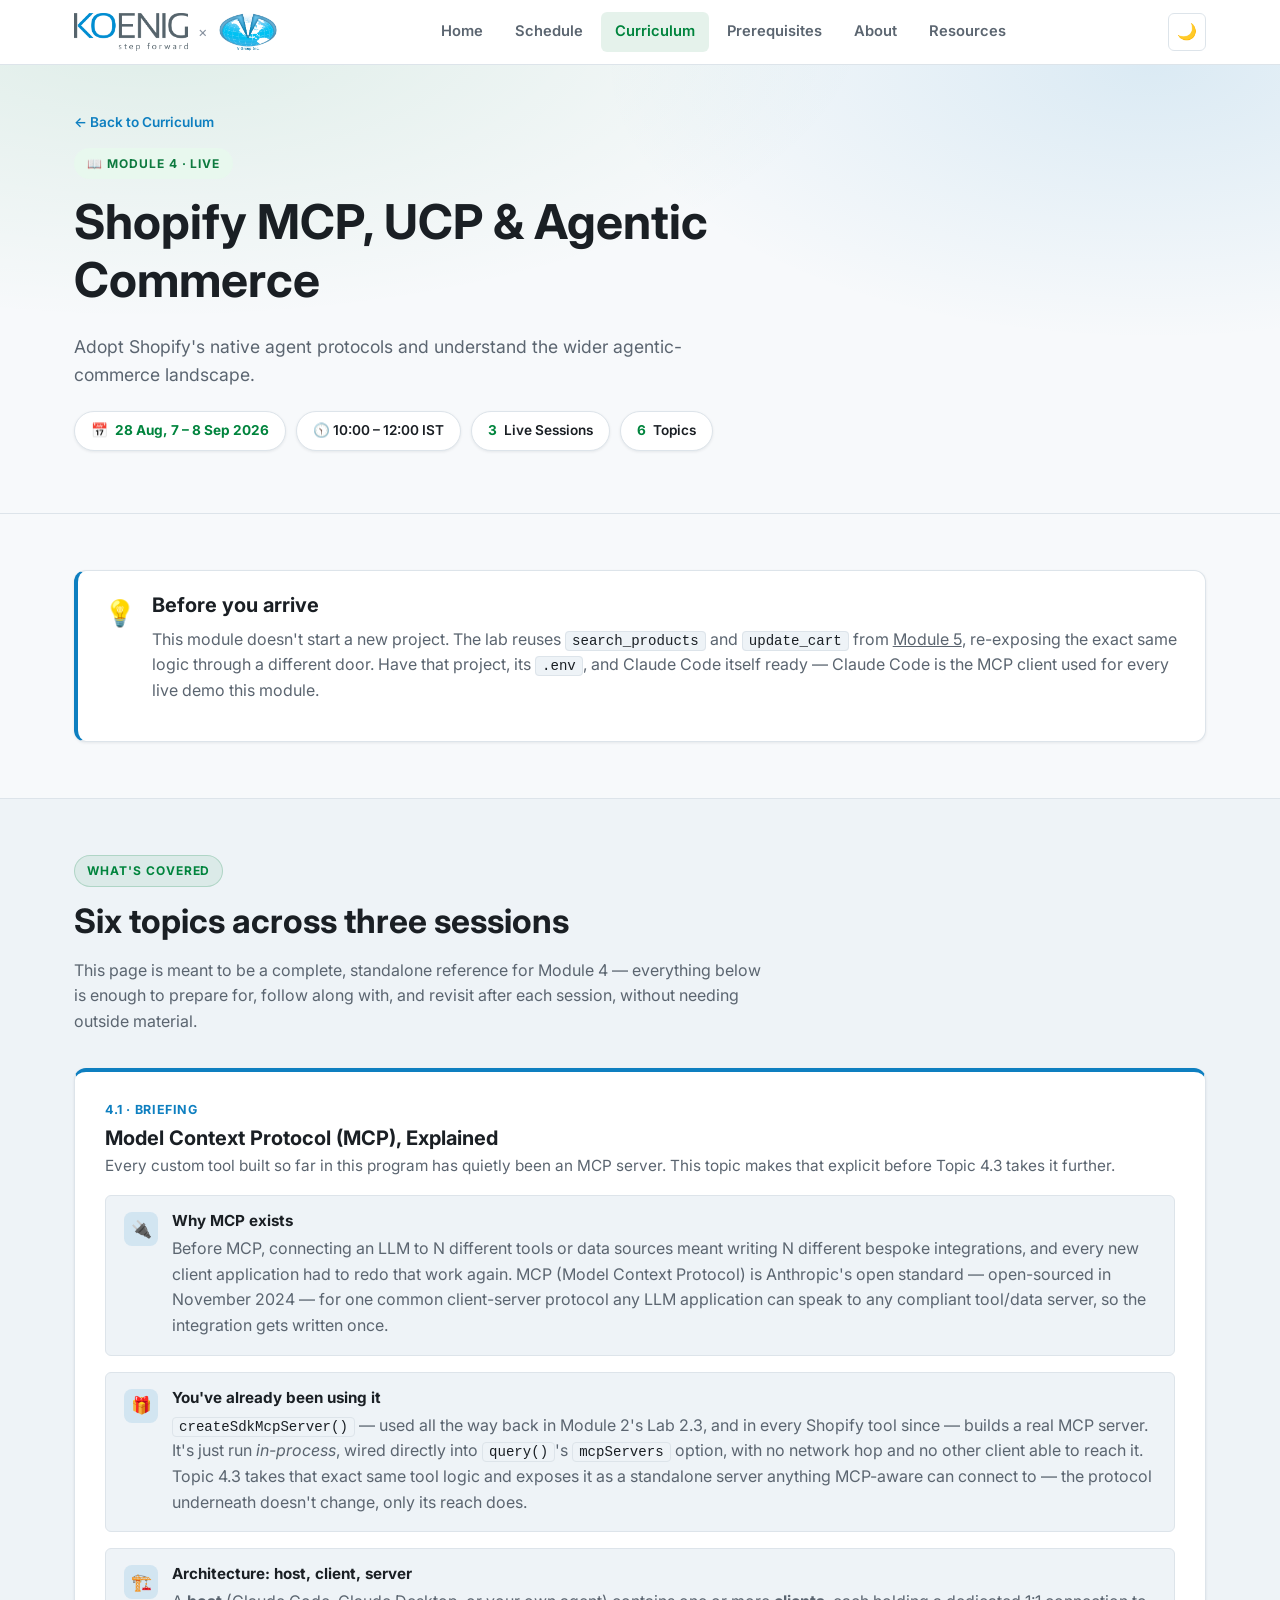
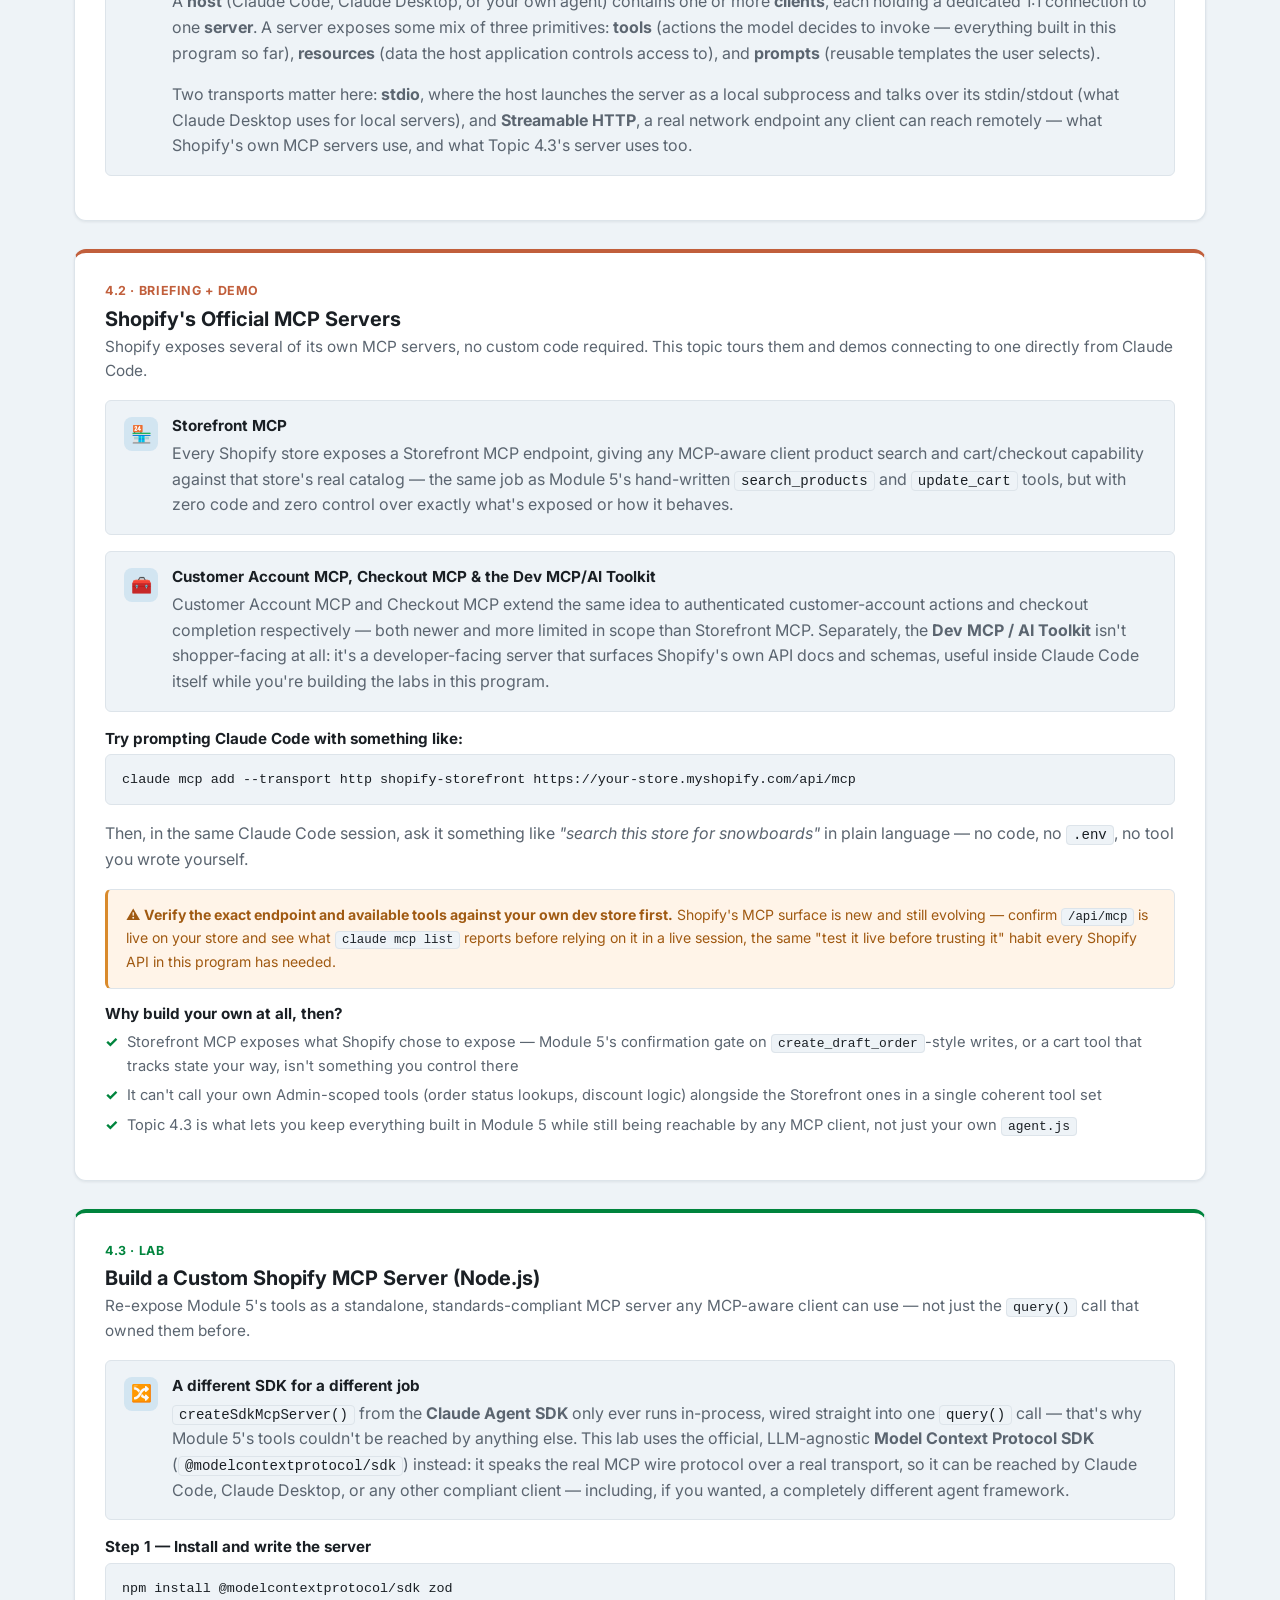
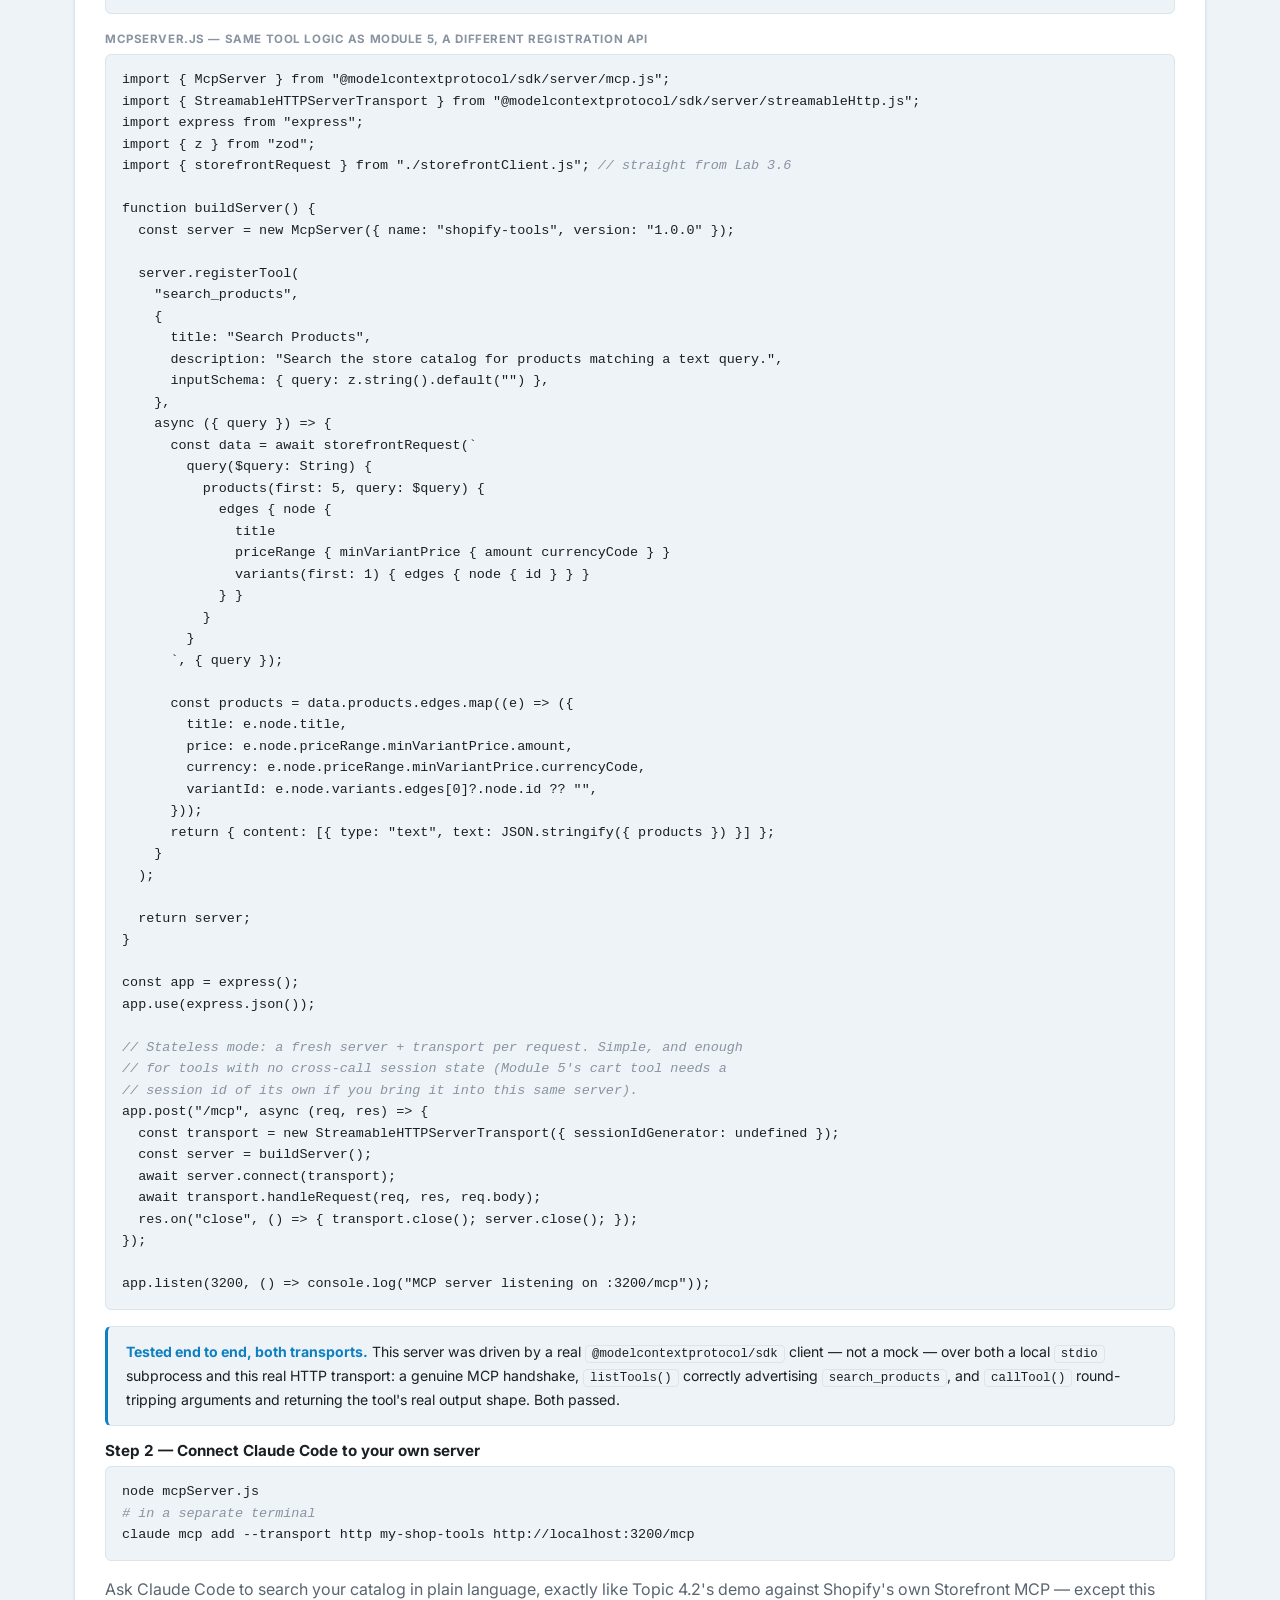
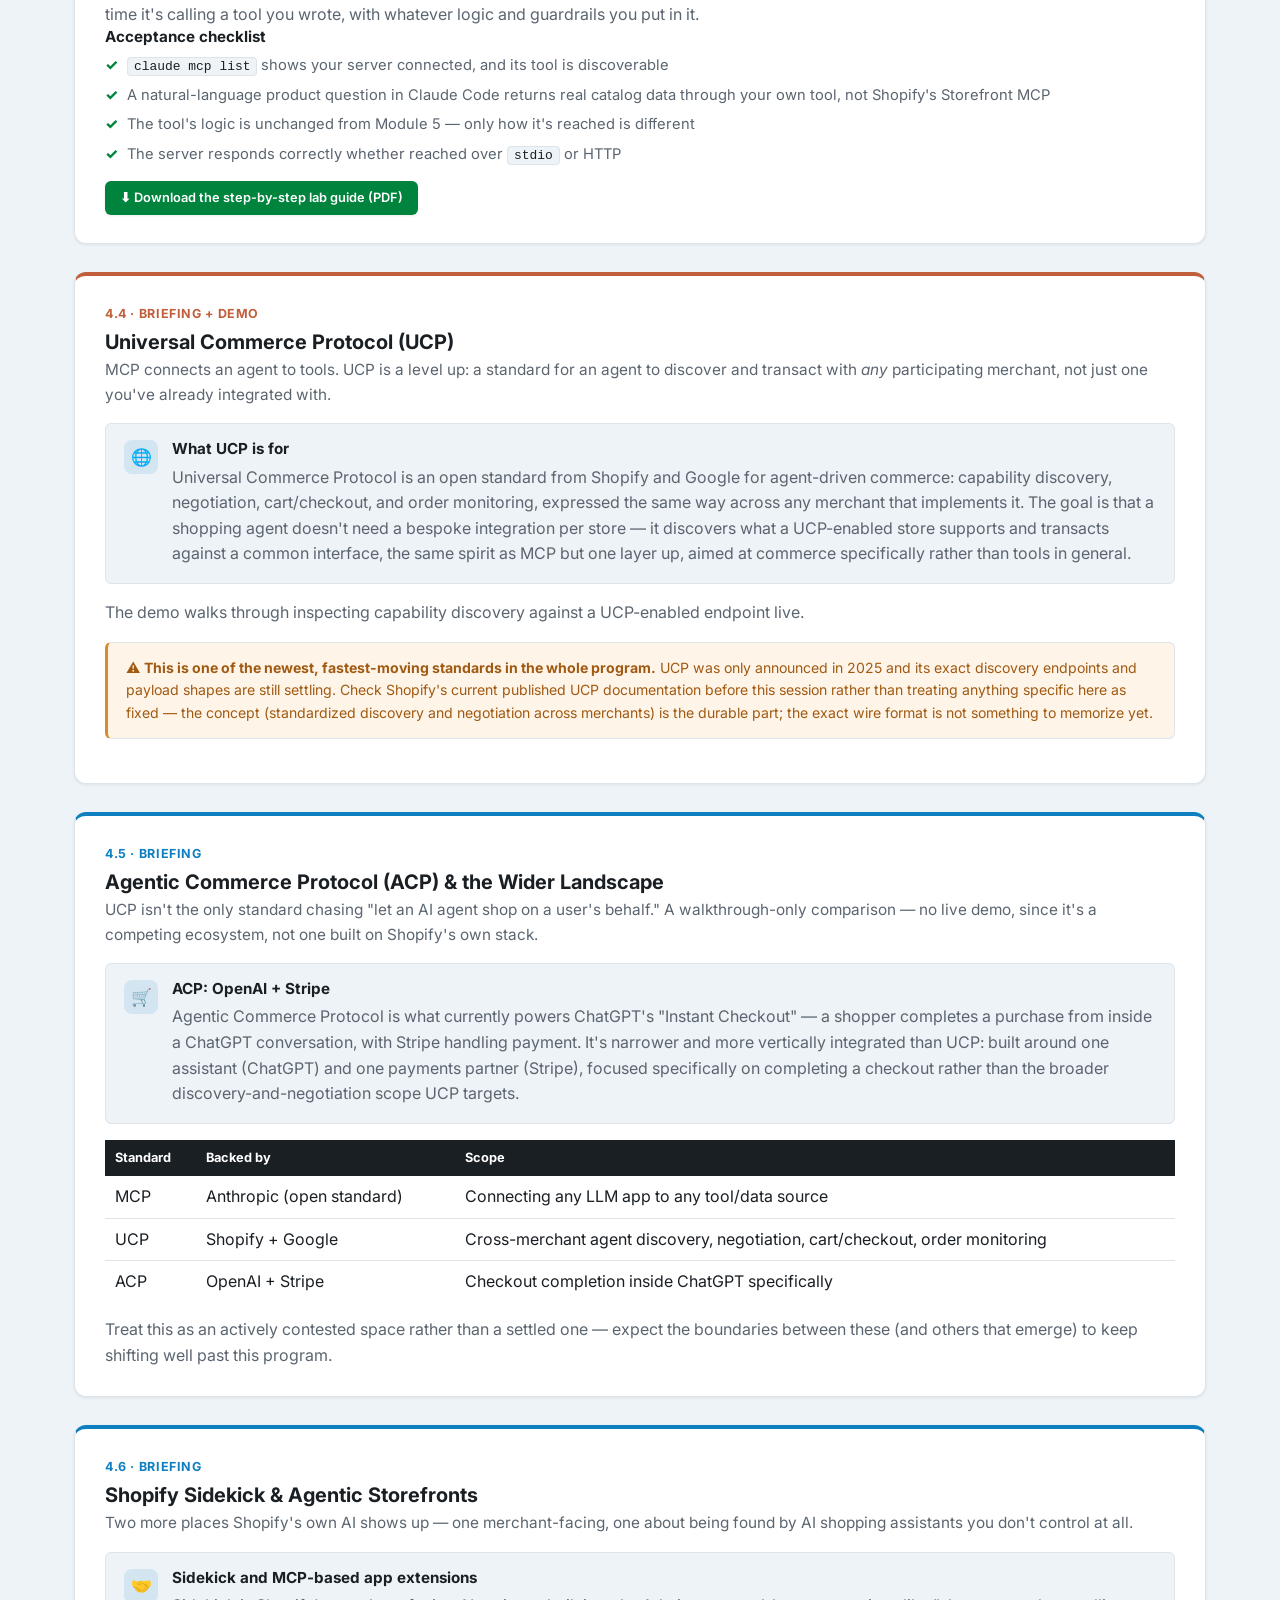
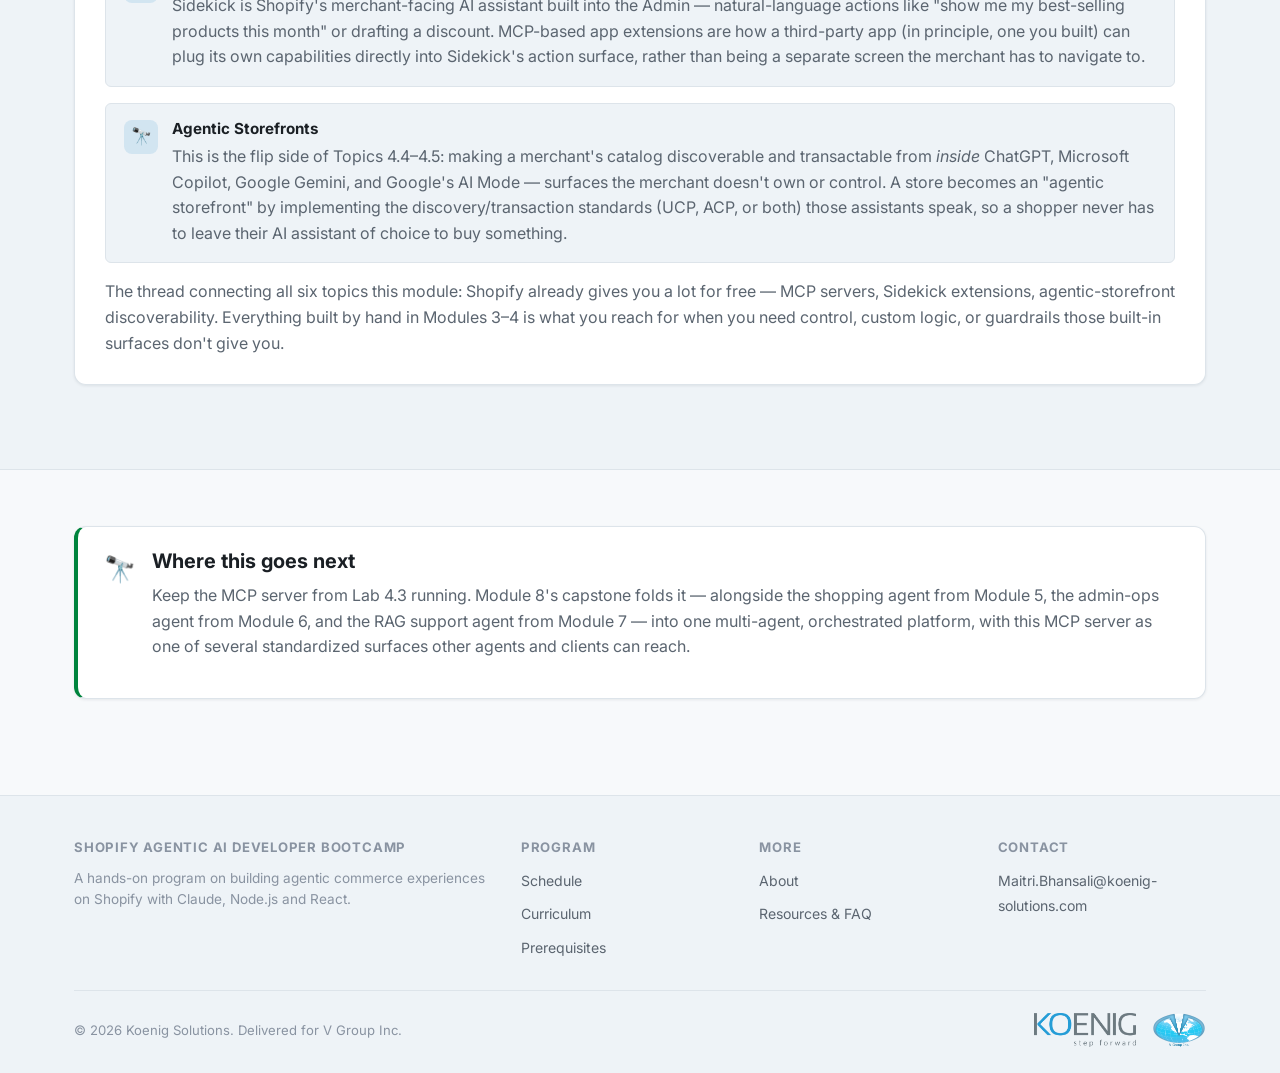
<file: module-4.html>
<!DOCTYPE html>
<html lang="en">
<head>
<meta charset="UTF-8">
<meta name="viewport" content="width=device-width, initial-scale=1.0">
<title>Module 4 Content | Shopify Agentic AI Developer Bootcamp</title>
<meta name="description" content="Module 4: Shopify MCP, UCP & Agentic Commerce — the Model Context Protocol, Shopify's official MCP servers, building a custom MCP server, and the wider agentic-commerce standards landscape.">
<link rel="icon" href="data:image/svg+xml,<svg xmlns=%22http://www.w3.org/2000/svg%22 viewBox=%220 0 100 100%22><text y=%22.9em%22 font-size=%2290%22>🛍️</text></svg>">
<link rel="preconnect" href="https://fonts.googleapis.com">
<link href="https://fonts.googleapis.com/css2?family=Inter:wght@400;500;600;700;800&display=swap" rel="stylesheet">
<link rel="stylesheet" href="assets/css/style.css">
</head>
<body>
<a class="skip-link" href="#main">Skip to content</a>

<header class="site-header">
  <div class="nav-wrap">
    <a class="brand-lockup" href="index.html">
      <span class="logo-slot">
        <img src="assets/images/koenig-logo.png" alt="Koenig Solutions" data-fallback onerror="this.style.display='none';this.nextElementSibling.style.display='inline-block'">
        <span class="text-logo koenig">KOENIG<span> solutions</span></span>
      </span>
      <span class="brand-x">×</span>
      <span class="logo-slot">
        <img src="assets/images/vgroup-logo.png" alt="V Group Inc." data-fallback onerror="this.style.display='none';this.nextElementSibling.style.display='inline-block'">
        <span class="text-logo vgroup">V Group Inc.</span>
      </span>
      <span class="brand-title">Agentic AI Developer Bootcamp</span>
    </a>
    <nav>
      <ul class="nav-links" id="navLinks">
        <li><a href="index.html">Home</a></li>
        <li><a href="schedule.html">Schedule</a></li>
        <li><a href="curriculum.html" class="active">Curriculum</a></li>
        <li><a href="prerequisites.html">Prerequisites</a></li>
        <li><a href="about.html">About</a></li>
        <li><a href="resources.html">Resources</a></li>
      </ul>
    </nav>
    <div class="nav-actions">
      <button class="theme-toggle" id="themeToggle" aria-label="Toggle dark mode">🌙</button>
      <button class="nav-burger" id="navBurger" aria-label="Toggle menu" aria-expanded="false">☰</button>
    </div>
  </div>
</header>

<main id="main">
  <section class="hero" style="padding:44px 0 36px">
    <div class="hero-inner">
      <p style="margin-bottom:14px"><a href="curriculum.html" class="small" style="text-decoration:none;color:var(--koenig-blue);font-weight:600">← Back to Curriculum</a></p>
      <span class="eyebrow badge-live" style="background:var(--live-bg);border-color:transparent;color:var(--live-text)">📖 Module 4 · Live</span>
      <h1>Shopify MCP, UCP &amp; Agentic Commerce</h1>
      <p class="hero-sub">Adopt Shopify's native agent protocols and understand the wider agentic-commerce landscape.</p>
      <div class="hero-meta">
        <span class="pill">📅 <strong>28 Aug, 7 – 8 Sep 2026</strong></span>
        <span class="pill">🕥 10:00 – 12:00 IST</span>
        <span class="pill"><strong>3</strong> Live Sessions</span>
        <span class="pill"><strong>6</strong> Topics</span>
      </div>
    </div>
  </section>

  <section class="section">
    <div class="container">
      <div class="callout callout-koenig">
        <span class="emoji">💡</span>
        <div>
          <h3>Before you arrive</h3>
          <p>This module doesn't start a new project. The lab reuses <code>search_products</code> and <code>update_cart</code> from <a href="module-5.html">Module 5</a>, re-exposing the exact same logic through a different door. Have that project, its <code>.env</code>, and Claude Code itself ready — Claude Code is the MCP client used for every live demo this module.</p>
        </div>
      </div>
    </div>
  </section>

  <section class="section section-alt">
    <div class="container">
      <div class="section-head">
        <span class="eyebrow">What's covered</span>
        <h2>Six topics across three sessions</h2>
        <p>This page is meant to be a complete, standalone reference for Module 4 — everything below is enough to prepare for, follow along with, and revisit after each session, without needing outside material.</p>
      </div>

      <!-- 4.1 -->
      <div class="module-topic type-b">
        <span class="topic-eyebrow">4.1 · Briefing</span>
        <h3>Model Context Protocol (MCP), Explained</h3>
        <p>Every custom tool built so far in this program has quietly been an MCP server. This topic makes that explicit before Topic 4.3 takes it further.</p>

        <div class="concept-block">
          <div class="concept-icon">🔌</div>
          <div class="concept-body">
            <h4>Why MCP exists</h4>
            <p class="mb-0">Before MCP, connecting an LLM to N different tools or data sources meant writing N different bespoke integrations, and every new client application had to redo that work again. MCP (Model Context Protocol) is Anthropic's open standard — open-sourced in November 2024 — for one common client-server protocol any LLM application can speak to any compliant tool/data server, so the integration gets written once.</p>
          </div>
        </div>

        <div class="concept-block">
          <div class="concept-icon">🎁</div>
          <div class="concept-body">
            <h4>You've already been using it</h4>
            <p class="mb-0"><code>createSdkMcpServer()</code> — used all the way back in Module 2's Lab 2.3, and in every Shopify tool since — builds a real MCP server. It's just run <em>in-process</em>, wired directly into <code>query()</code>'s <code>mcpServers</code> option, with no network hop and no other client able to reach it. Topic 4.3 takes that exact same tool logic and exposes it as a standalone server anything MCP-aware can connect to — the protocol underneath doesn't change, only its reach does.</p>
          </div>
        </div>

        <div class="concept-block">
          <div class="concept-icon">🏗️</div>
          <div class="concept-body">
            <h4>Architecture: host, client, server</h4>
            <p>A <strong>host</strong> (Claude Code, Claude Desktop, or your own agent) contains one or more <strong>clients</strong>, each holding a dedicated 1:1 connection to one <strong>server</strong>. A server exposes some mix of three primitives: <strong>tools</strong> (actions the model decides to invoke — everything built in this program so far), <strong>resources</strong> (data the host application controls access to), and <strong>prompts</strong> (reusable templates the user selects).</p>
            <p class="mb-0">Two transports matter here: <strong>stdio</strong>, where the host launches the server as a local subprocess and talks over its stdin/stdout (what Claude Desktop uses for local servers), and <strong>Streamable HTTP</strong>, a real network endpoint any client can reach remotely — what Shopify's own MCP servers use, and what Topic 4.3's server uses too.</p>
          </div>
        </div>
      </div>

      <!-- 4.2 -->
      <div class="module-topic type-d">
        <span class="topic-eyebrow">4.2 · Briefing + Demo</span>
        <h3>Shopify's Official MCP Servers</h3>
        <p>Shopify exposes several of its own MCP servers, no custom code required. This topic tours them and demos connecting to one directly from Claude Code.</p>

        <div class="concept-block">
          <div class="concept-icon">🏪</div>
          <div class="concept-body">
            <h4>Storefront MCP</h4>
            <p class="mb-0">Every Shopify store exposes a Storefront MCP endpoint, giving any MCP-aware client product search and cart/checkout capability against that store's real catalog — the same job as Module 5's hand-written <code>search_products</code> and <code>update_cart</code> tools, but with zero code and zero control over exactly what's exposed or how it behaves.</p>
          </div>
        </div>

        <div class="concept-block">
          <div class="concept-icon">🧰</div>
          <div class="concept-body">
            <h4>Customer Account MCP, Checkout MCP &amp; the Dev MCP/AI Toolkit</h4>
            <p class="mb-0">Customer Account MCP and Checkout MCP extend the same idea to authenticated customer-account actions and checkout completion respectively — both newer and more limited in scope than Storefront MCP. Separately, the <strong>Dev MCP / AI Toolkit</strong> isn't shopper-facing at all: it's a developer-facing server that surfaces Shopify's own API docs and schemas, useful inside Claude Code itself while you're building the labs in this program.</p>
          </div>
        </div>

        <h4>Try prompting Claude Code with something like:</h4>
        <div class="code-block">claude mcp add --transport http shopify-storefront https://your-store.myshopify.com/api/mcp</div>
        <p>Then, in the same Claude Code session, ask it something like <em>"search this store for snowboards"</em> in plain language — no code, no <code>.env</code>, no tool you wrote yourself.</p>

        <div class="callout-warn">⚠️ <strong>Verify the exact endpoint and available tools against your own dev store first.</strong> Shopify's MCP surface is new and still evolving — confirm <code>/api/mcp</code> is live on your store and see what <code>claude mcp list</code> reports before relying on it in a live session, the same "test it live before trusting it" habit every Shopify API in this program has needed.</div>

        <h4>Why build your own at all, then?</h4>
        <ul class="mini-check">
          <li>Storefront MCP exposes what Shopify chose to expose — Module 5's confirmation gate on <code>create_draft_order</code>-style writes, or a cart tool that tracks state your way, isn't something you control there</li>
          <li>It can't call your own Admin-scoped tools (order status lookups, discount logic) alongside the Storefront ones in a single coherent tool set</li>
          <li>Topic 4.3 is what lets you keep everything built in Module 5 while still being reachable by any MCP client, not just your own <code>agent.js</code></li>
        </ul>
      </div>

      <!-- 4.3 -->
      <div class="module-topic type-l">
        <span class="topic-eyebrow">4.3 · Lab</span>
        <h3>Build a Custom Shopify MCP Server (Node.js)</h3>
        <p>Re-expose Module 5's tools as a standalone, standards-compliant MCP server any MCP-aware client can use — not just the <code>query()</code> call that owned them before.</p>

        <div class="concept-block">
          <div class="concept-icon">🔀</div>
          <div class="concept-body">
            <h4>A different SDK for a different job</h4>
            <p class="mb-0"><code>createSdkMcpServer()</code> from the <strong>Claude Agent SDK</strong> only ever runs in-process, wired straight into one <code>query()</code> call — that's why Module 5's tools couldn't be reached by anything else. This lab uses the official, LLM-agnostic <strong>Model Context Protocol SDK</strong> (<code>@modelcontextprotocol/sdk</code>) instead: it speaks the real MCP wire protocol over a real transport, so it can be reached by Claude Code, Claude Desktop, or any other compliant client — including, if you wanted, a completely different agent framework.</p>
          </div>
        </div>

        <h4>Step 1 — Install and write the server</h4>
        <div class="code-block">npm install @modelcontextprotocol/sdk zod</div>
        <div class="code-label" style="font-size:.72rem;font-weight:700;letter-spacing:.05em;text-transform:uppercase;color:var(--text-faint);margin:10px 0 4px">mcpServer.js — same tool logic as Module 5, a different registration API</div>
        <div class="code-block">import { McpServer } from "@modelcontextprotocol/sdk/server/mcp.js";
import { StreamableHTTPServerTransport } from "@modelcontextprotocol/sdk/server/streamableHttp.js";
import express from "express";
import { z } from "zod";
import { storefrontRequest } from "./storefrontClient.js"; <span class="cm">// straight from Lab 3.6</span>

function buildServer() {
  const server = new McpServer({ name: "shopify-tools", version: "1.0.0" });

  server.registerTool(
    "search_products",
    {
      title: "Search Products",
      description: "Search the store catalog for products matching a text query.",
      inputSchema: { query: z.string().default("") },
    },
    async ({ query }) => {
      const data = await storefrontRequest(`
        query($query: String) {
          products(first: 5, query: $query) {
            edges { node {
              title
              priceRange { minVariantPrice { amount currencyCode } }
              variants(first: 1) { edges { node { id } } }
            } }
          }
        }
      `, { query });

      const products = data.products.edges.map((e) => ({
        title: e.node.title,
        price: e.node.priceRange.minVariantPrice.amount,
        currency: e.node.priceRange.minVariantPrice.currencyCode,
        variantId: e.node.variants.edges[0]?.node.id ?? "",
      }));
      return { content: [{ type: "text", text: JSON.stringify({ products }) }] };
    }
  );

  return server;
}

const app = express();
app.use(express.json());

<span class="cm">// Stateless mode: a fresh server + transport per request. Simple, and enough</span>
<span class="cm">// for tools with no cross-call session state (Module 5's cart tool needs a</span>
<span class="cm">// session id of its own if you bring it into this same server).</span>
app.post("/mcp", async (req, res) => {
  const transport = new StreamableHTTPServerTransport({ sessionIdGenerator: undefined });
  const server = buildServer();
  await server.connect(transport);
  await transport.handleRequest(req, res, req.body);
  res.on("close", () => { transport.close(); server.close(); });
});

app.listen(3200, () => console.log("MCP server listening on :3200/mcp"));</div>

        <div class="callout-tip"><strong>Tested end to end, both transports.</strong> This server was driven by a real <code>@modelcontextprotocol/sdk</code> client — not a mock — over both a local <code>stdio</code> subprocess and this real HTTP transport: a genuine MCP handshake, <code>listTools()</code> correctly advertising <code>search_products</code>, and <code>callTool()</code> round-tripping arguments and returning the tool's real output shape. Both passed.</div>

        <h4>Step 2 — Connect Claude Code to your own server</h4>
        <div class="code-block">node mcpServer.js
<span class="cm"># in a separate terminal</span>
claude mcp add --transport http my-shop-tools http://localhost:3200/mcp</div>
        <p class="mb-0">Ask Claude Code to search your catalog in plain language, exactly like Topic 4.2's demo against Shopify's own Storefront MCP — except this time it's calling a tool you wrote, with whatever logic and guardrails you put in it.</p>

        <h4>Acceptance checklist</h4>
        <ul class="mini-check">
          <li><code>claude mcp list</code> shows your server connected, and its tool is discoverable</li>
          <li>A natural-language product question in Claude Code returns real catalog data through your own tool, not Shopify's Storefront MCP</li>
          <li>The tool's logic is unchanged from Module 5 — only how it's reached is different</li>
          <li>The server responds correctly whether reached over <code>stdio</code> or HTTP</li>
        </ul>
        <a class="btn btn-sm btn-primary" href="assets/downloads/Module-4-Lab-4.3-Step-by-Step-Guide.pdf" download>⬇ Download the step-by-step lab guide (PDF)</a>
      </div>

      <!-- 4.4 -->
      <div class="module-topic type-d">
        <span class="topic-eyebrow">4.4 · Briefing + Demo</span>
        <h3>Universal Commerce Protocol (UCP)</h3>
        <p>MCP connects an agent to tools. UCP is a level up: a standard for an agent to discover and transact with <em>any</em> participating merchant, not just one you've already integrated with.</p>

        <div class="concept-block">
          <div class="concept-icon">🌐</div>
          <div class="concept-body">
            <h4>What UCP is for</h4>
            <p class="mb-0">Universal Commerce Protocol is an open standard from Shopify and Google for agent-driven commerce: capability discovery, negotiation, cart/checkout, and order monitoring, expressed the same way across any merchant that implements it. The goal is that a shopping agent doesn't need a bespoke integration per store — it discovers what a UCP-enabled store supports and transacts against a common interface, the same spirit as MCP but one layer up, aimed at commerce specifically rather than tools in general.</p>
          </div>
        </div>

        <p class="mb-0">The demo walks through inspecting capability discovery against a UCP-enabled endpoint live.</p>

        <div class="callout-warn">⚠️ <strong>This is one of the newest, fastest-moving standards in the whole program.</strong> UCP was only announced in 2025 and its exact discovery endpoints and payload shapes are still settling. Check Shopify's current published UCP documentation before this session rather than treating anything specific here as fixed — the concept (standardized discovery and negotiation across merchants) is the durable part; the exact wire format is not something to memorize yet.</div>
      </div>

      <!-- 4.5 -->
      <div class="module-topic type-b">
        <span class="topic-eyebrow">4.5 · Briefing</span>
        <h3>Agentic Commerce Protocol (ACP) &amp; the Wider Landscape</h3>
        <p>UCP isn't the only standard chasing "let an AI agent shop on a user's behalf." A walkthrough-only comparison — no live demo, since it's a competing ecosystem, not one built on Shopify's own stack.</p>

        <div class="concept-block">
          <div class="concept-icon">🛒</div>
          <div class="concept-body">
            <h4>ACP: OpenAI + Stripe</h4>
            <p class="mb-0">Agentic Commerce Protocol is what currently powers ChatGPT's "Instant Checkout" — a shopper completes a purchase from inside a ChatGPT conversation, with Stripe handling payment. It's narrower and more vertically integrated than UCP: built around one assistant (ChatGPT) and one payments partner (Stripe), focused specifically on completing a checkout rather than the broader discovery-and-negotiation scope UCP targets.</p>
          </div>
        </div>

        <table class="data" style="width:100%;border-collapse:collapse;margin:14px 0">
          <tr><th style="text-align:left;background:#1a1f24;color:#fff;padding:8px 10px;font-size:.8rem">Standard</th><th style="text-align:left;background:#1a1f24;color:#fff;padding:8px 10px;font-size:.8rem">Backed by</th><th style="text-align:left;background:#1a1f24;color:#fff;padding:8px 10px;font-size:.8rem">Scope</th></tr>
          <tr><td style="padding:8px 10px;border-bottom:1px solid var(--border)">MCP</td><td style="padding:8px 10px;border-bottom:1px solid var(--border)">Anthropic (open standard)</td><td style="padding:8px 10px;border-bottom:1px solid var(--border)">Connecting any LLM app to any tool/data source</td></tr>
          <tr><td style="padding:8px 10px;border-bottom:1px solid var(--border)">UCP</td><td style="padding:8px 10px;border-bottom:1px solid var(--border)">Shopify + Google</td><td style="padding:8px 10px;border-bottom:1px solid var(--border)">Cross-merchant agent discovery, negotiation, cart/checkout, order monitoring</td></tr>
          <tr><td style="padding:8px 10px">ACP</td><td style="padding:8px 10px">OpenAI + Stripe</td><td style="padding:8px 10px">Checkout completion inside ChatGPT specifically</td></tr>
        </table>

        <p class="mb-0">Treat this as an actively contested space rather than a settled one — expect the boundaries between these (and others that emerge) to keep shifting well past this program.</p>
      </div>

      <!-- 4.6 -->
      <div class="module-topic type-b">
        <span class="topic-eyebrow">4.6 · Briefing</span>
        <h3>Shopify Sidekick &amp; Agentic Storefronts</h3>
        <p>Two more places Shopify's own AI shows up — one merchant-facing, one about being found by AI shopping assistants you don't control at all.</p>

        <div class="concept-block">
          <div class="concept-icon">🤝</div>
          <div class="concept-body">
            <h4>Sidekick and MCP-based app extensions</h4>
            <p class="mb-0">Sidekick is Shopify's merchant-facing AI assistant built into the Admin — natural-language actions like "show me my best-selling products this month" or drafting a discount. MCP-based app extensions are how a third-party app (in principle, one you built) can plug its own capabilities directly into Sidekick's action surface, rather than being a separate screen the merchant has to navigate to.</p>
          </div>
        </div>

        <div class="concept-block">
          <div class="concept-icon">🔭</div>
          <div class="concept-body">
            <h4>Agentic Storefronts</h4>
            <p class="mb-0">This is the flip side of Topics 4.4–4.5: making a merchant's catalog discoverable and transactable from <em>inside</em> ChatGPT, Microsoft Copilot, Google Gemini, and Google's AI Mode — surfaces the merchant doesn't own or control. A store becomes an "agentic storefront" by implementing the discovery/transaction standards (UCP, ACP, or both) those assistants speak, so a shopper never has to leave their AI assistant of choice to buy something.</p>
          </div>
        </div>

        <p class="mb-0">The thread connecting all six topics this module: Shopify already gives you a lot for free — MCP servers, Sidekick extensions, agentic-storefront discoverability. Everything built by hand in Modules 3–4 is what you reach for when you need control, custom logic, or guardrails those built-in surfaces don't give you.</p>
      </div>

    </div>
  </section>

  <section class="section">
    <div class="container">
      <div class="callout callout-shopify">
        <span class="emoji">🔭</span>
        <div>
          <h3>Where this goes next</h3>
          <p>Keep the MCP server from Lab 4.3 running. Module 8's capstone folds it — alongside the shopping agent from Module 5, the admin-ops agent from Module 6, and the RAG support agent from Module 7 — into one multi-agent, orchestrated platform, with this MCP server as one of several standardized surfaces other agents and clients can reach.</p>
        </div>
      </div>
    </div>
  </section>
</main>

<footer class="site-footer">
  <div class="container">
    <div class="footer-grid">
      <div>
        <h4>Shopify Agentic AI Developer Bootcamp</h4>
        <p class="small">A hands-on program on building agentic commerce experiences on Shopify with Claude, Node.js and React.</p>
      </div>
      <div>
        <h4>Program</h4>
        <ul>
          <li><a href="schedule.html">Schedule</a></li>
          <li><a href="curriculum.html">Curriculum</a></li>
          <li><a href="prerequisites.html">Prerequisites</a></li>
        </ul>
      </div>
      <div>
        <h4>More</h4>
        <ul>
          <li><a href="about.html">About</a></li>
          <li><a href="resources.html">Resources &amp; FAQ</a></li>
        </ul>
      </div>
      <div>
        <h4>Contact</h4>
        <ul>
          <li><a href="mailto:Maitri.Bhansali@koenig-solutions.com">Maitri.Bhansali@koenig-solutions.com</a></li>
        </ul>
      </div>
    </div>
    <div class="footer-bottom">
      <span>© <span id="footerYear"></span> Koenig Solutions. Delivered for V Group Inc.</span>
      <div class="footer-logos">
        <span class="logo-slot">
          <img src="assets/images/koenig-logo.png" alt="Koenig Solutions" data-fallback onerror="this.style.display='none';this.nextElementSibling.style.display='inline-block'">
          <span class="text-logo koenig" style="font-size:.85rem">KOENIG</span>
        </span>
        <span class="logo-slot">
          <img src="assets/images/vgroup-logo.png" alt="V Group Inc." data-fallback onerror="this.style.display='none';this.nextElementSibling.style.display='inline-block'">
          <span class="text-logo vgroup" style="font-size:.85rem">V Group Inc.</span>
        </span>
      </div>
    </div>
  </div>
</footer>

<script src="assets/js/data.js"></script>
<script src="assets/js/main.js"></script>
</body>
</html>
</file>
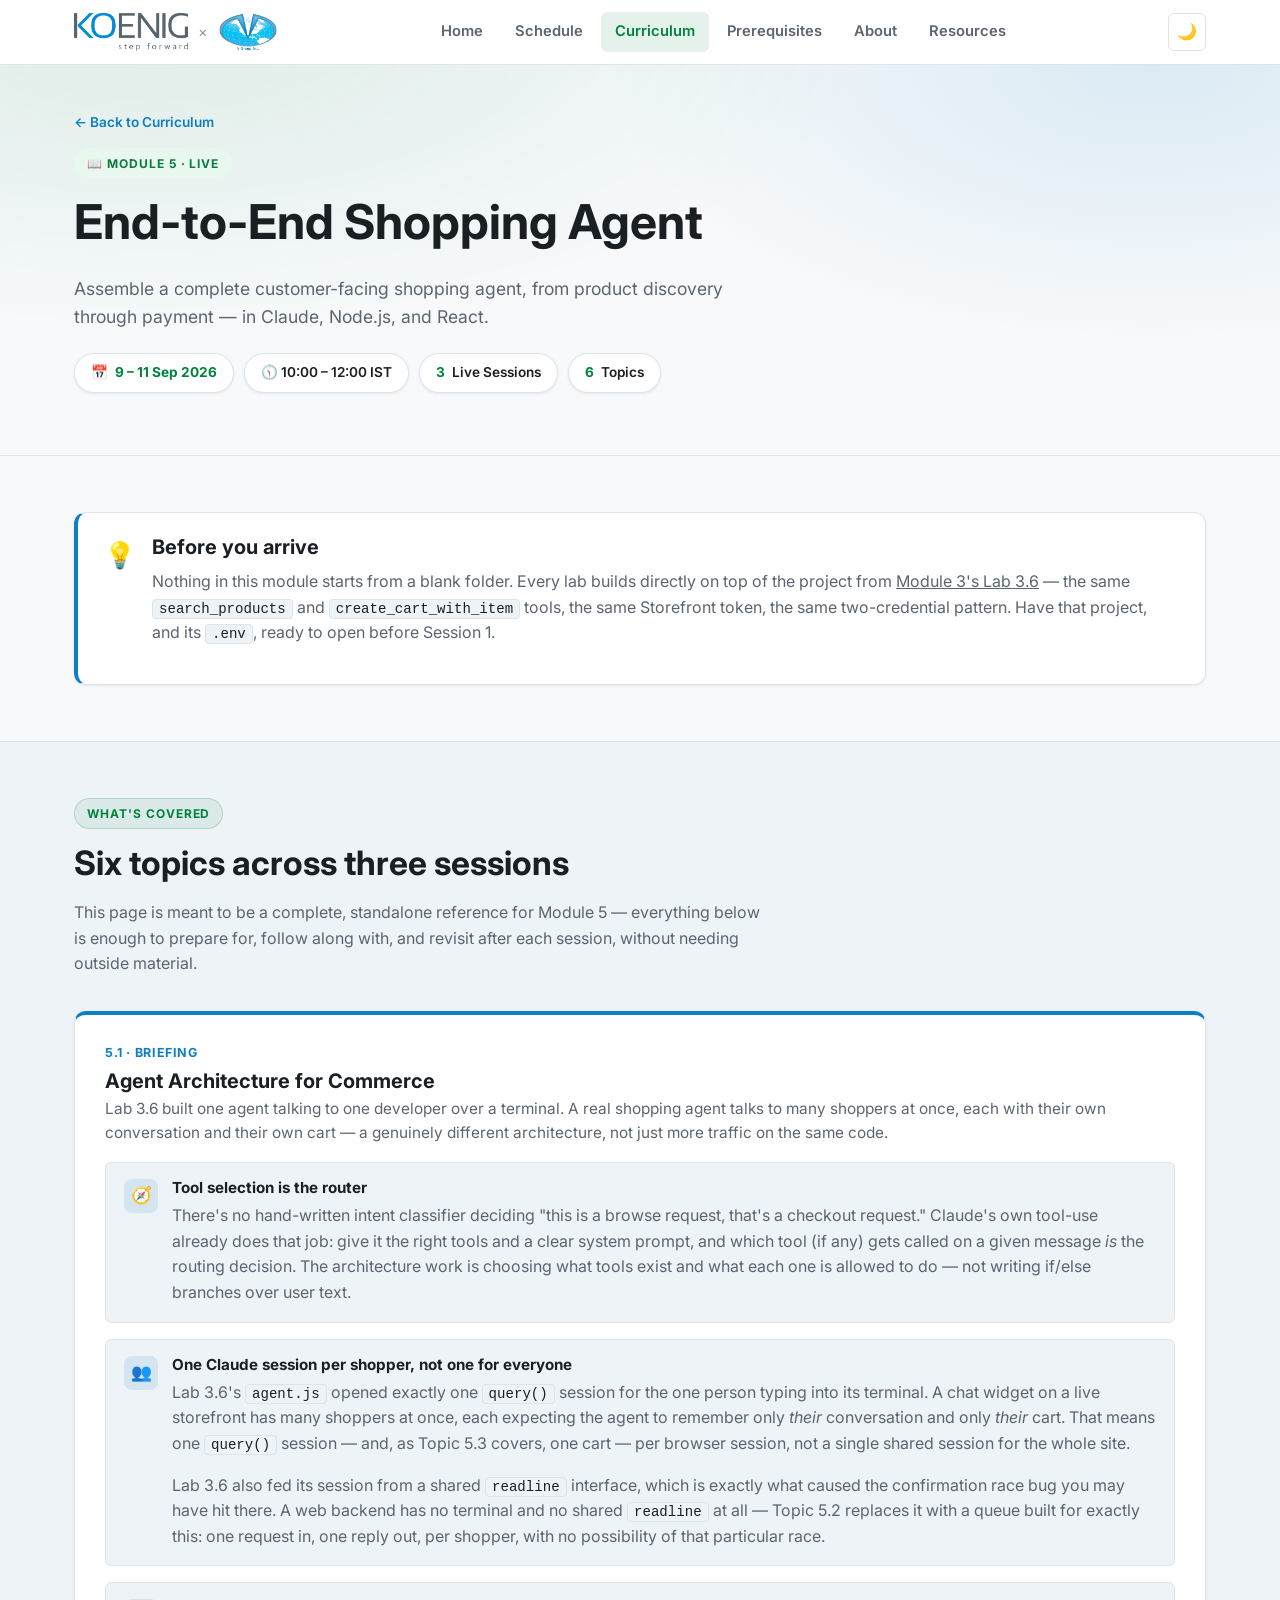
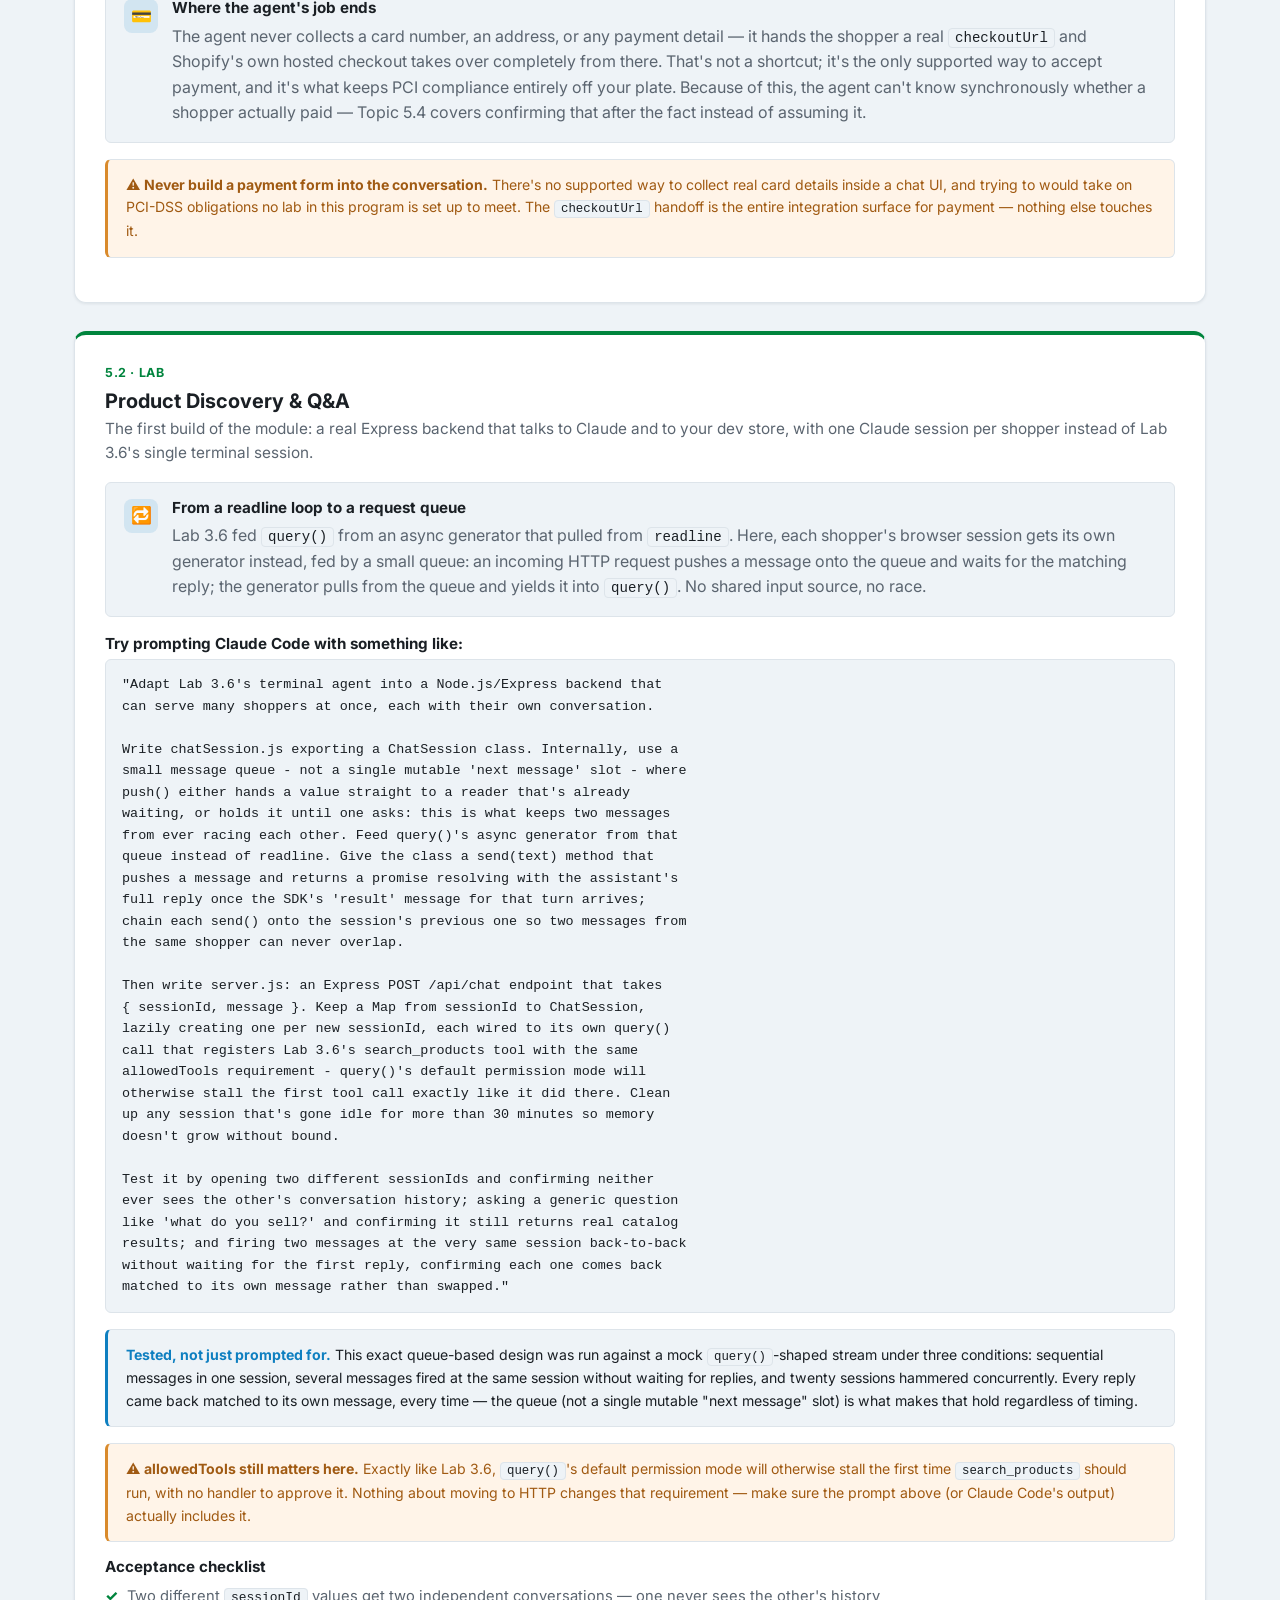
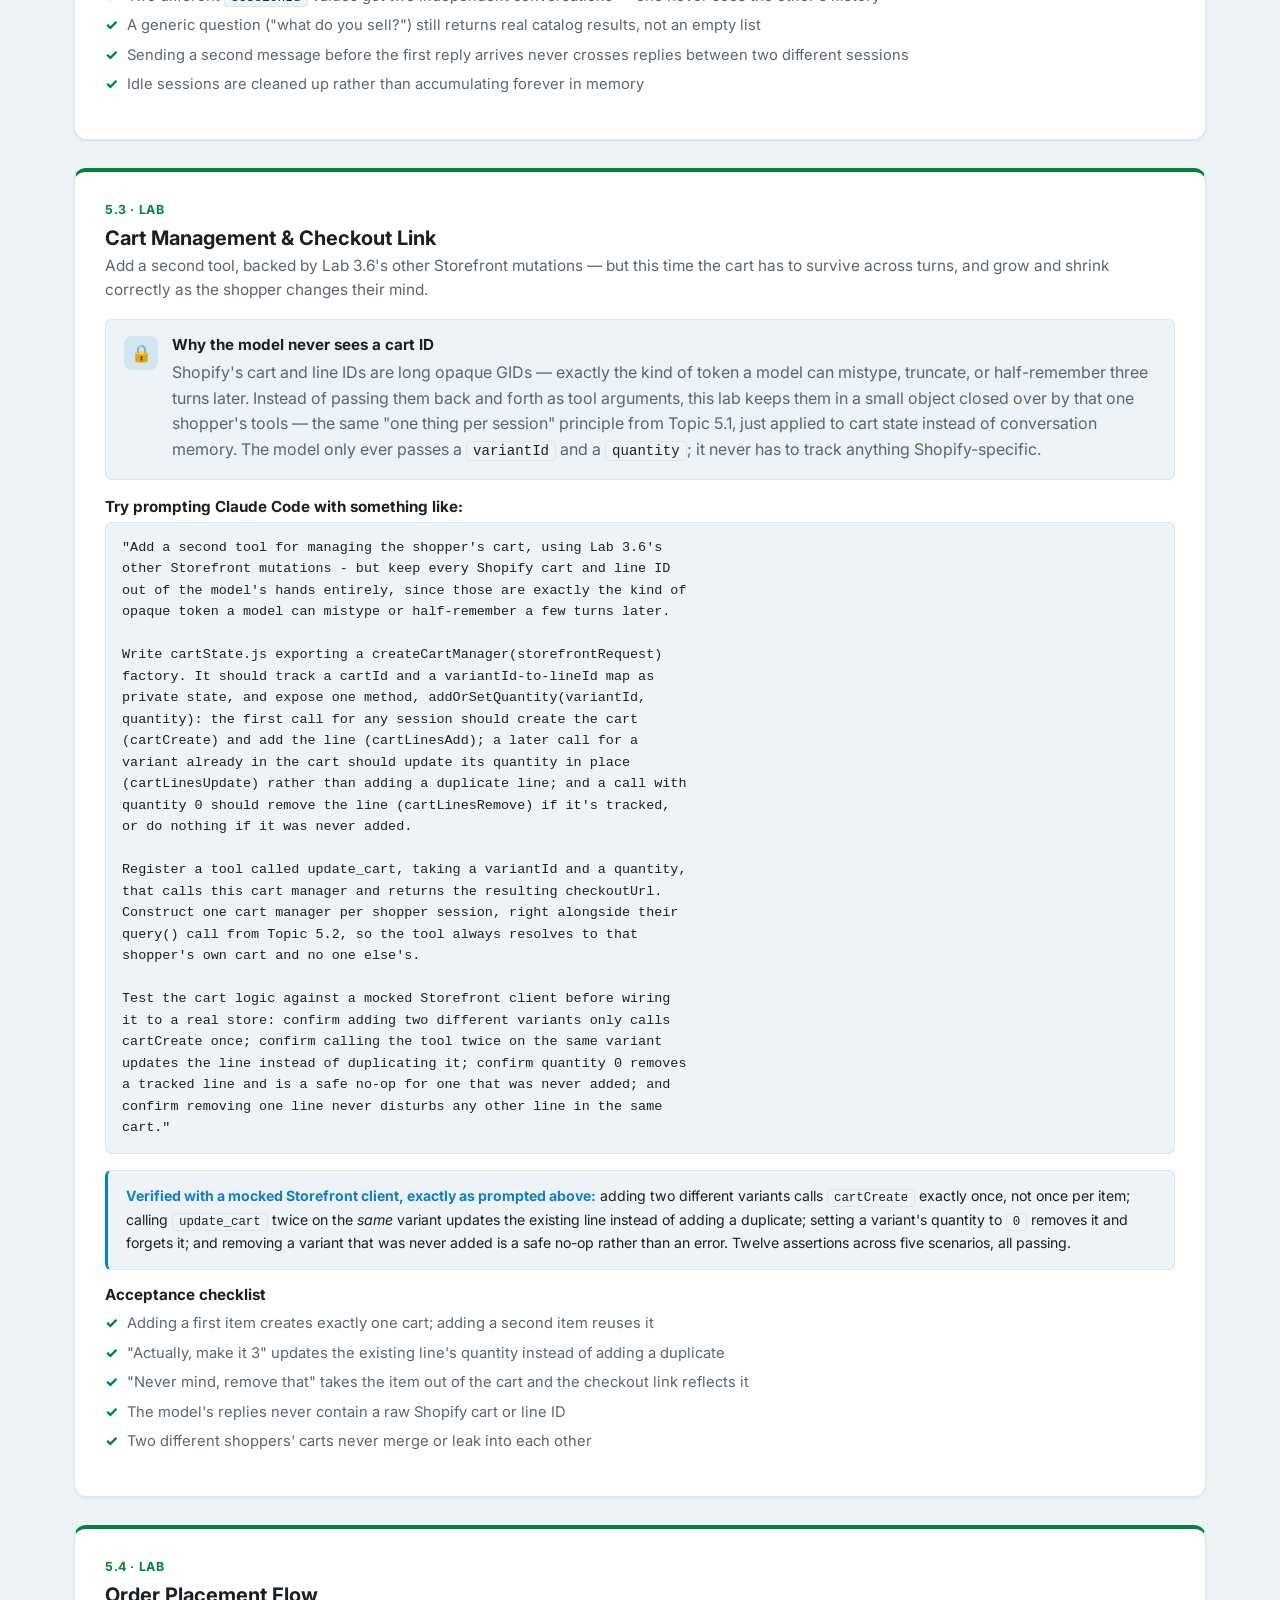
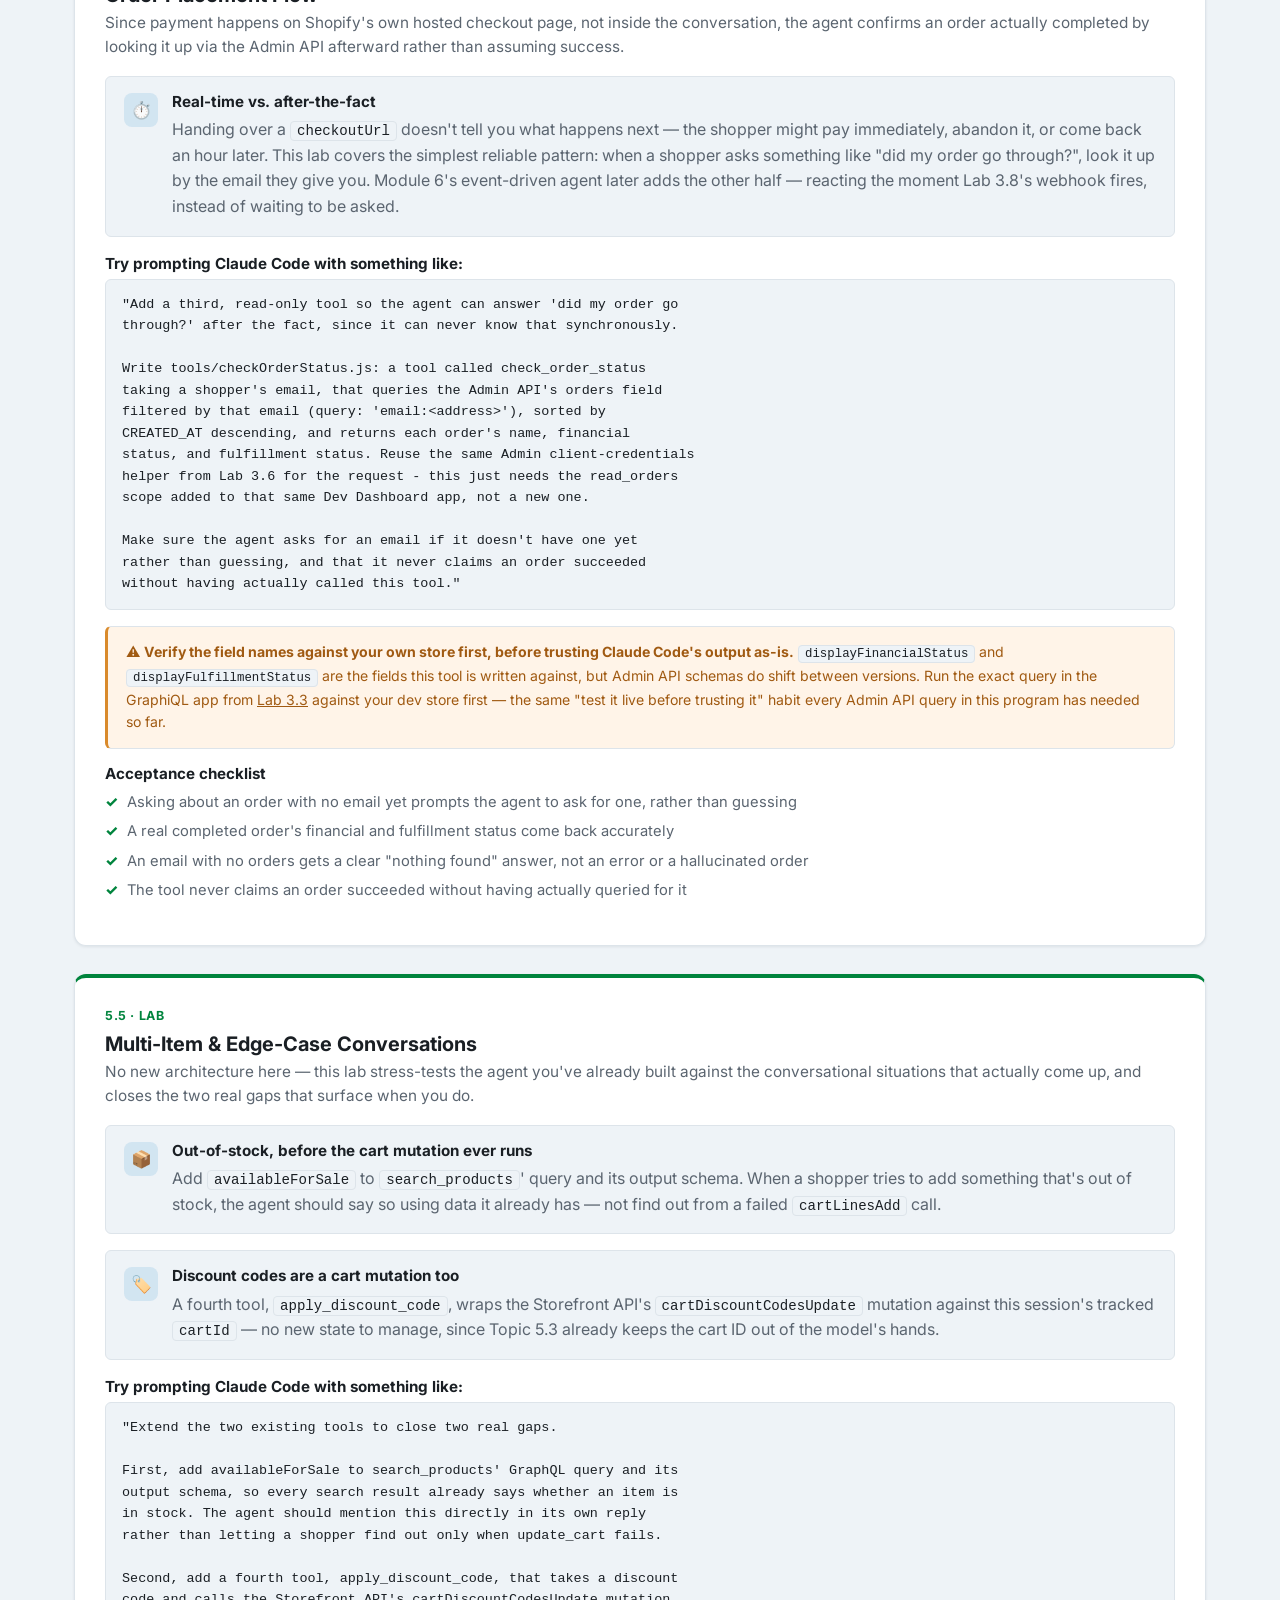
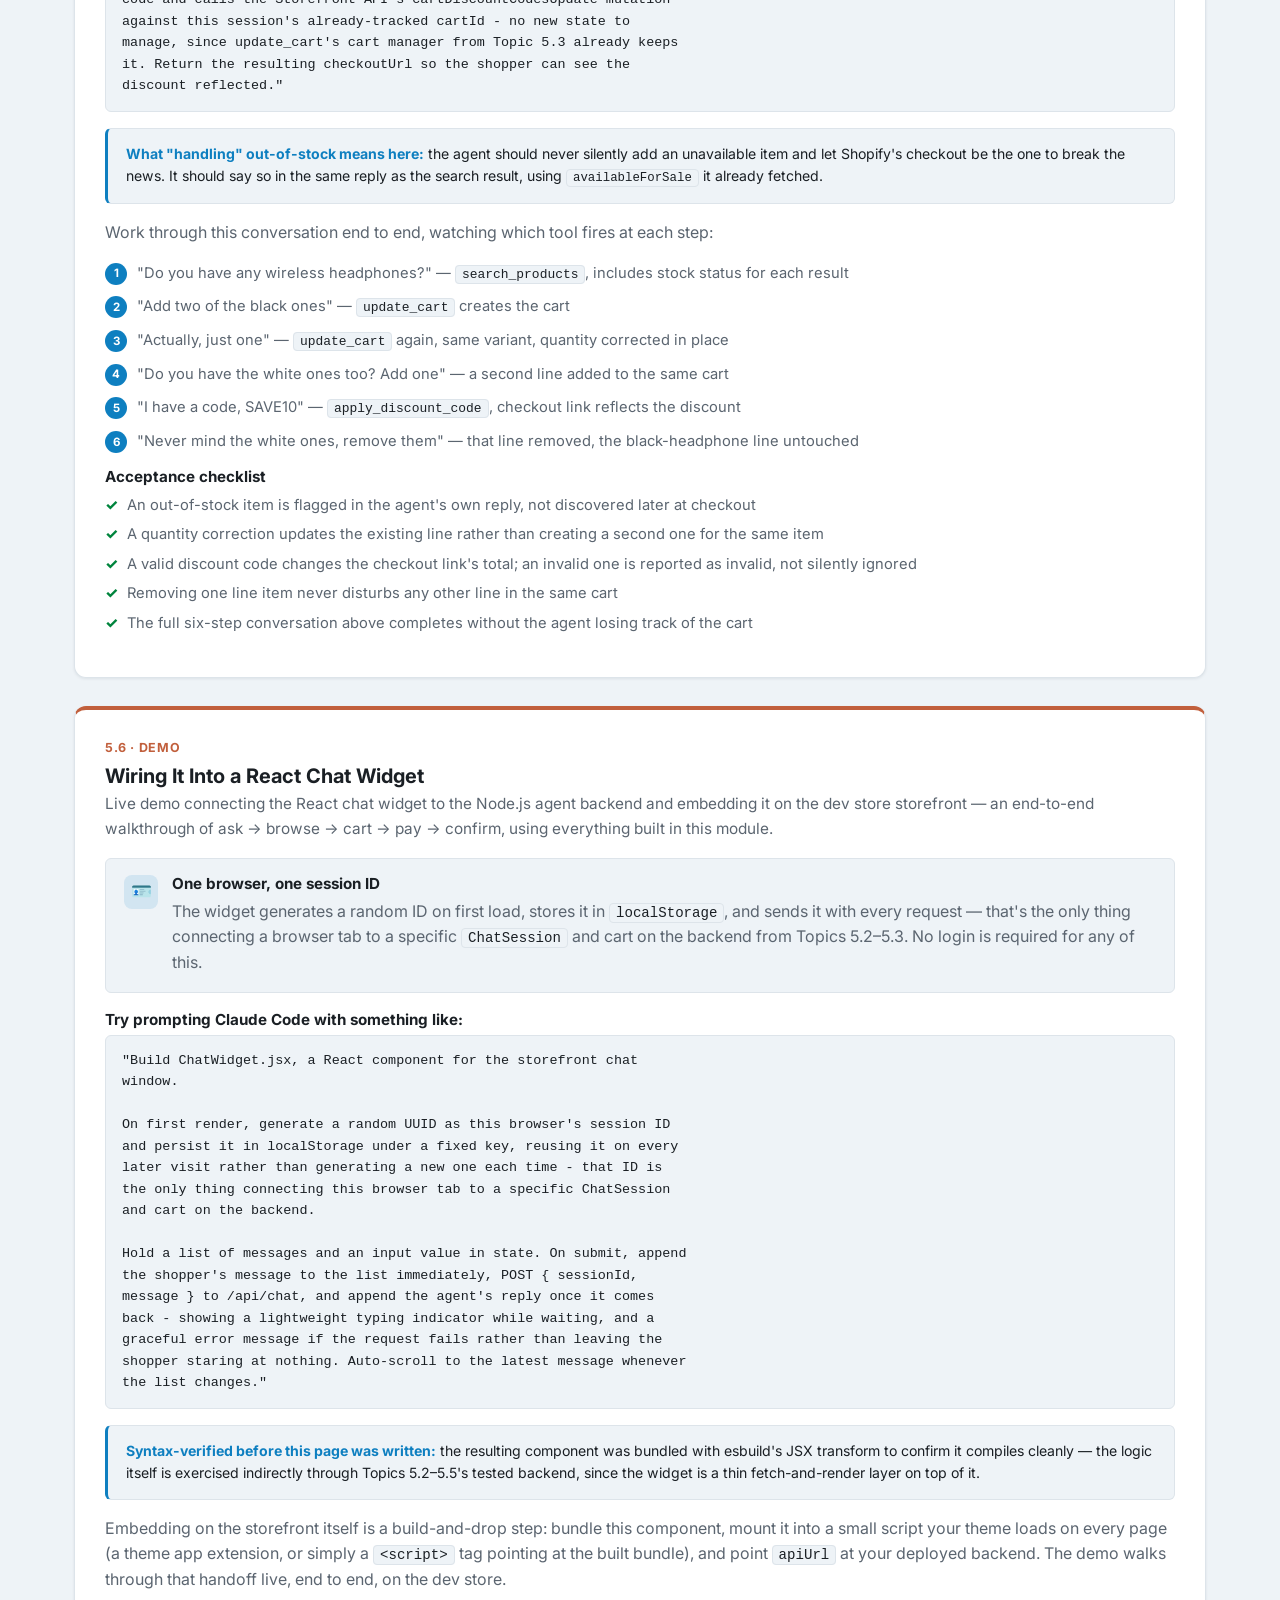
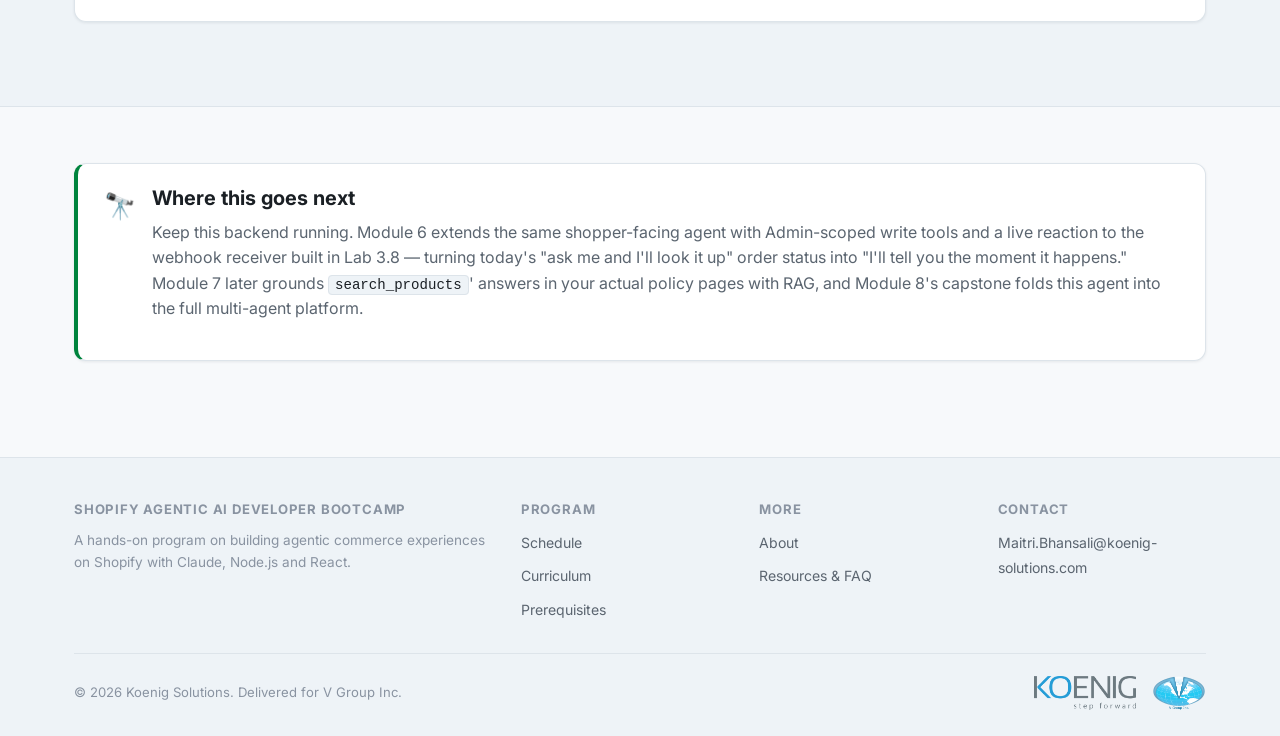
<file: module-5.html>
<!DOCTYPE html>
<html lang="en">
<head>
<meta charset="UTF-8">
<meta name="viewport" content="width=device-width, initial-scale=1.0">
<title>Module 5 Content | Shopify Agentic AI Developer Bootcamp</title>
<meta name="description" content="Module 5: End-to-End Shopping Agent — assembling a complete customer-facing shopping agent, from product discovery through payment, in Node.js and React.">
<link rel="icon" href="data:image/svg+xml,<svg xmlns=%22http://www.w3.org/2000/svg%22 viewBox=%220 0 100 100%22><text y=%22.9em%22 font-size=%2290%22>🛍️</text></svg>">
<link rel="preconnect" href="https://fonts.googleapis.com">
<link href="https://fonts.googleapis.com/css2?family=Inter:wght@400;500;600;700;800&display=swap" rel="stylesheet">
<link rel="stylesheet" href="assets/css/style.css">
</head>
<body>
<a class="skip-link" href="#main">Skip to content</a>

<header class="site-header">
  <div class="nav-wrap">
    <a class="brand-lockup" href="index.html">
      <span class="logo-slot">
        <img src="assets/images/koenig-logo.png" alt="Koenig Solutions" data-fallback onerror="this.style.display='none';this.nextElementSibling.style.display='inline-block'">
        <span class="text-logo koenig">KOENIG<span> solutions</span></span>
      </span>
      <span class="brand-x">×</span>
      <span class="logo-slot">
        <img src="assets/images/vgroup-logo.png" alt="V Group Inc." data-fallback onerror="this.style.display='none';this.nextElementSibling.style.display='inline-block'">
        <span class="text-logo vgroup">V Group Inc.</span>
      </span>
      <span class="brand-title">Agentic AI Developer Bootcamp</span>
    </a>
    <nav>
      <ul class="nav-links" id="navLinks">
        <li><a href="index.html">Home</a></li>
        <li><a href="schedule.html">Schedule</a></li>
        <li><a href="curriculum.html" class="active">Curriculum</a></li>
        <li><a href="prerequisites.html">Prerequisites</a></li>
        <li><a href="about.html">About</a></li>
        <li><a href="resources.html">Resources</a></li>
      </ul>
    </nav>
    <div class="nav-actions">
      <button class="theme-toggle" id="themeToggle" aria-label="Toggle dark mode">🌙</button>
      <button class="nav-burger" id="navBurger" aria-label="Toggle menu" aria-expanded="false">☰</button>
    </div>
  </div>
</header>

<main id="main">
  <section class="hero" style="padding:44px 0 36px">
    <div class="hero-inner">
      <p style="margin-bottom:14px"><a href="curriculum.html" class="small" style="text-decoration:none;color:var(--koenig-blue);font-weight:600">← Back to Curriculum</a></p>
      <span class="eyebrow badge-live" style="background:var(--live-bg);border-color:transparent;color:var(--live-text)">📖 Module 5 · Live</span>
      <h1>End-to-End Shopping Agent</h1>
      <p class="hero-sub">Assemble a complete customer-facing shopping agent, from product discovery through payment — in Claude, Node.js, and React.</p>
      <div class="hero-meta">
        <span class="pill">📅 <strong>9 – 11 Sep 2026</strong></span>
        <span class="pill">🕥 10:00 – 12:00 IST</span>
        <span class="pill"><strong>3</strong> Live Sessions</span>
        <span class="pill"><strong>6</strong> Topics</span>
      </div>
    </div>
  </section>

  <section class="section">
    <div class="container">
      <div class="callout callout-koenig">
        <span class="emoji">💡</span>
        <div>
          <h3>Before you arrive</h3>
          <p>Nothing in this module starts from a blank folder. Every lab builds directly on top of the project from <a href="module-3.html">Module 3's Lab 3.6</a> — the same <code>search_products</code> and <code>create_cart_with_item</code> tools, the same Storefront token, the same two-credential pattern. Have that project, and its <code>.env</code>, ready to open before Session 1.</p>
        </div>
      </div>
    </div>
  </section>

  <section class="section section-alt">
    <div class="container">
      <div class="section-head">
        <span class="eyebrow">What's covered</span>
        <h2>Six topics across three sessions</h2>
        <p>This page is meant to be a complete, standalone reference for Module 5 — everything below is enough to prepare for, follow along with, and revisit after each session, without needing outside material.</p>
      </div>

      <!-- 5.1 -->
      <div class="module-topic type-b">
        <span class="topic-eyebrow">5.1 · Briefing</span>
        <h3>Agent Architecture for Commerce</h3>
        <p>Lab 3.6 built one agent talking to one developer over a terminal. A real shopping agent talks to many shoppers at once, each with their own conversation and their own cart — a genuinely different architecture, not just more traffic on the same code.</p>

        <div class="concept-block">
          <div class="concept-icon">🧭</div>
          <div class="concept-body">
            <h4>Tool selection is the router</h4>
            <p class="mb-0">There's no hand-written intent classifier deciding "this is a browse request, that's a checkout request." Claude's own tool-use already does that job: give it the right tools and a clear system prompt, and which tool (if any) gets called on a given message <em>is</em> the routing decision. The architecture work is choosing what tools exist and what each one is allowed to do — not writing if/else branches over user text.</p>
          </div>
        </div>

        <div class="concept-block">
          <div class="concept-icon">👥</div>
          <div class="concept-body">
            <h4>One Claude session per shopper, not one for everyone</h4>
            <p>Lab 3.6's <code>agent.js</code> opened exactly one <code>query()</code> session for the one person typing into its terminal. A chat widget on a live storefront has many shoppers at once, each expecting the agent to remember only <em>their</em> conversation and only <em>their</em> cart. That means one <code>query()</code> session — and, as Topic 5.3 covers, one cart — per browser session, not a single shared session for the whole site.</p>
            <p class="mb-0">Lab 3.6 also fed its session from a shared <code>readline</code> interface, which is exactly what caused the confirmation race bug you may have hit there. A web backend has no terminal and no shared <code>readline</code> at all — Topic 5.2 replaces it with a queue built for exactly this: one request in, one reply out, per shopper, with no possibility of that particular race.</p>
          </div>
        </div>

        <div class="concept-block">
          <div class="concept-icon">💳</div>
          <div class="concept-body">
            <h4>Where the agent's job ends</h4>
            <p class="mb-0">The agent never collects a card number, an address, or any payment detail — it hands the shopper a real <code>checkoutUrl</code> and Shopify's own hosted checkout takes over completely from there. That's not a shortcut; it's the only supported way to accept payment, and it's what keeps PCI compliance entirely off your plate. Because of this, the agent can't know synchronously whether a shopper actually paid — Topic 5.4 covers confirming that after the fact instead of assuming it.</p>
          </div>
        </div>

        <div class="callout-warn">⚠️ <strong>Never build a payment form into the conversation.</strong> There's no supported way to collect real card details inside a chat UI, and trying to would take on PCI-DSS obligations no lab in this program is set up to meet. The <code>checkoutUrl</code> handoff is the entire integration surface for payment — nothing else touches it.</div>
      </div>

      <!-- 5.2 -->
      <div class="module-topic type-l">
        <span class="topic-eyebrow">5.2 · Lab</span>
        <h3>Product Discovery &amp; Q&amp;A</h3>
        <p>The first build of the module: a real Express backend that talks to Claude and to your dev store, with one Claude session per shopper instead of Lab 3.6's single terminal session.</p>

        <div class="concept-block">
          <div class="concept-icon">🔁</div>
          <div class="concept-body">
            <h4>From a readline loop to a request queue</h4>
            <p class="mb-0">Lab 3.6 fed <code>query()</code> from an async generator that pulled from <code>readline</code>. Here, each shopper's browser session gets its own generator instead, fed by a small queue: an incoming HTTP request pushes a message onto the queue and waits for the matching reply; the generator pulls from the queue and yields it into <code>query()</code>. No shared input source, no race.</p>
          </div>
        </div>

        <h4>Try prompting Claude Code with something like:</h4>
        <div class="code-block">"Adapt Lab 3.6's terminal agent into a Node.js/Express backend that
can serve many shoppers at once, each with their own conversation.

Write chatSession.js exporting a ChatSession class. Internally, use a
small message queue - not a single mutable 'next message' slot - where
push() either hands a value straight to a reader that's already
waiting, or holds it until one asks: this is what keeps two messages
from ever racing each other. Feed query()'s async generator from that
queue instead of readline. Give the class a send(text) method that
pushes a message and returns a promise resolving with the assistant's
full reply once the SDK's 'result' message for that turn arrives;
chain each send() onto the session's previous one so two messages from
the same shopper can never overlap.

Then write server.js: an Express POST /api/chat endpoint that takes
{ sessionId, message }. Keep a Map from sessionId to ChatSession,
lazily creating one per new sessionId, each wired to its own query()
call that registers Lab 3.6's search_products tool with the same
allowedTools requirement - query()'s default permission mode will
otherwise stall the first tool call exactly like it did there. Clean
up any session that's gone idle for more than 30 minutes so memory
doesn't grow without bound.

Test it by opening two different sessionIds and confirming neither
ever sees the other's conversation history; asking a generic question
like 'what do you sell?' and confirming it still returns real catalog
results; and firing two messages at the very same session back-to-back
without waiting for the first reply, confirming each one comes back
matched to its own message rather than swapped."</div>

        <div class="callout-tip"><strong>Tested, not just prompted for.</strong> This exact queue-based design was run against a mock <code>query()</code>-shaped stream under three conditions: sequential messages in one session, several messages fired at the same session without waiting for replies, and twenty sessions hammered concurrently. Every reply came back matched to its own message, every time — the queue (not a single mutable "next message" slot) is what makes that hold regardless of timing.</div>

        <div class="callout-warn">⚠️ <strong>allowedTools still matters here.</strong> Exactly like Lab 3.6, <code>query()</code>'s default permission mode will otherwise stall the first time <code>search_products</code> should run, with no handler to approve it. Nothing about moving to HTTP changes that requirement — make sure the prompt above (or Claude Code's output) actually includes it.</div>

        <h4>Acceptance checklist</h4>
        <ul class="mini-check">
          <li>Two different <code>sessionId</code> values get two independent conversations — one never sees the other's history</li>
          <li>A generic question ("what do you sell?") still returns real catalog results, not an empty list</li>
          <li>Sending a second message before the first reply arrives never crosses replies between two different sessions</li>
          <li>Idle sessions are cleaned up rather than accumulating forever in memory</li>
        </ul>
      </div>

      <!-- 5.3 -->
      <div class="module-topic type-l">
        <span class="topic-eyebrow">5.3 · Lab</span>
        <h3>Cart Management &amp; Checkout Link</h3>
        <p>Add a second tool, backed by Lab 3.6's other Storefront mutations — but this time the cart has to survive across turns, and grow and shrink correctly as the shopper changes their mind.</p>

        <div class="concept-block">
          <div class="concept-icon">🔒</div>
          <div class="concept-body">
            <h4>Why the model never sees a cart ID</h4>
            <p class="mb-0">Shopify's cart and line IDs are long opaque GIDs — exactly the kind of token a model can mistype, truncate, or half-remember three turns later. Instead of passing them back and forth as tool arguments, this lab keeps them in a small object closed over by that one shopper's tools — the same "one thing per session" principle from Topic 5.1, just applied to cart state instead of conversation memory. The model only ever passes a <code>variantId</code> and a <code>quantity</code>; it never has to track anything Shopify-specific.</p>
          </div>
        </div>

        <h4>Try prompting Claude Code with something like:</h4>
        <div class="code-block">"Add a second tool for managing the shopper's cart, using Lab 3.6's
other Storefront mutations - but keep every Shopify cart and line ID
out of the model's hands entirely, since those are exactly the kind of
opaque token a model can mistype or half-remember a few turns later.

Write cartState.js exporting a createCartManager(storefrontRequest)
factory. It should track a cartId and a variantId-to-lineId map as
private state, and expose one method, addOrSetQuantity(variantId,
quantity): the first call for any session should create the cart
(cartCreate) and add the line (cartLinesAdd); a later call for a
variant already in the cart should update its quantity in place
(cartLinesUpdate) rather than adding a duplicate line; and a call with
quantity 0 should remove the line (cartLinesRemove) if it's tracked,
or do nothing if it was never added.

Register a tool called update_cart, taking a variantId and a quantity,
that calls this cart manager and returns the resulting checkoutUrl.
Construct one cart manager per shopper session, right alongside their
query() call from Topic 5.2, so the tool always resolves to that
shopper's own cart and no one else's.

Test the cart logic against a mocked Storefront client before wiring
it to a real store: confirm adding two different variants only calls
cartCreate once; confirm calling the tool twice on the same variant
updates the line instead of duplicating it; confirm quantity 0 removes
a tracked line and is a safe no-op for one that was never added; and
confirm removing one line never disturbs any other line in the same
cart."</div>

        <div class="callout-tip"><strong>Verified with a mocked Storefront client, exactly as prompted above:</strong> adding two different variants calls <code>cartCreate</code> exactly once, not once per item; calling <code>update_cart</code> twice on the <em>same</em> variant updates the existing line instead of adding a duplicate; setting a variant's quantity to <code>0</code> removes it and forgets it; and removing a variant that was never added is a safe no-op rather than an error. Twelve assertions across five scenarios, all passing.</div>

        <h4>Acceptance checklist</h4>
        <ul class="mini-check">
          <li>Adding a first item creates exactly one cart; adding a second item reuses it</li>
          <li>"Actually, make it 3" updates the existing line's quantity instead of adding a duplicate</li>
          <li>"Never mind, remove that" takes the item out of the cart and the checkout link reflects it</li>
          <li>The model's replies never contain a raw Shopify cart or line ID</li>
          <li>Two different shoppers' carts never merge or leak into each other</li>
        </ul>
      </div>

      <!-- 5.4 -->
      <div class="module-topic type-l">
        <span class="topic-eyebrow">5.4 · Lab</span>
        <h3>Order Placement Flow</h3>
        <p>Since payment happens on Shopify's own hosted checkout page, not inside the conversation, the agent confirms an order actually completed by looking it up via the Admin API afterward rather than assuming success.</p>

        <div class="concept-block">
          <div class="concept-icon">⏱️</div>
          <div class="concept-body">
            <h4>Real-time vs. after-the-fact</h4>
            <p class="mb-0">Handing over a <code>checkoutUrl</code> doesn't tell you what happens next — the shopper might pay immediately, abandon it, or come back an hour later. This lab covers the simplest reliable pattern: when a shopper asks something like "did my order go through?", look it up by the email they give you. Module 6's event-driven agent later adds the other half — reacting the moment Lab 3.8's webhook fires, instead of waiting to be asked.</p>
          </div>
        </div>

        <h4>Try prompting Claude Code with something like:</h4>
        <div class="code-block">"Add a third, read-only tool so the agent can answer 'did my order go
through?' after the fact, since it can never know that synchronously.

Write tools/checkOrderStatus.js: a tool called check_order_status
taking a shopper's email, that queries the Admin API's orders field
filtered by that email (query: 'email:&lt;address&gt;'), sorted by
CREATED_AT descending, and returns each order's name, financial
status, and fulfillment status. Reuse the same Admin client-credentials
helper from Lab 3.6 for the request - this just needs the read_orders
scope added to that same Dev Dashboard app, not a new one.

Make sure the agent asks for an email if it doesn't have one yet
rather than guessing, and that it never claims an order succeeded
without having actually called this tool."</div>

        <div class="callout-warn">⚠️ <strong>Verify the field names against your own store first, before trusting Claude Code's output as-is.</strong> <code>displayFinancialStatus</code> and <code>displayFulfillmentStatus</code> are the fields this tool is written against, but Admin API schemas do shift between versions. Run the exact query in the GraphiQL app from <a href="module-3.html">Lab 3.3</a> against your dev store first — the same "test it live before trusting it" habit every Admin API query in this program has needed so far.</div>

        <h4>Acceptance checklist</h4>
        <ul class="mini-check">
          <li>Asking about an order with no email yet prompts the agent to ask for one, rather than guessing</li>
          <li>A real completed order's financial and fulfillment status come back accurately</li>
          <li>An email with no orders gets a clear "nothing found" answer, not an error or a hallucinated order</li>
          <li>The tool never claims an order succeeded without having actually queried for it</li>
        </ul>
      </div>

      <!-- 5.5 -->
      <div class="module-topic type-l">
        <span class="topic-eyebrow">5.5 · Lab</span>
        <h3>Multi-Item &amp; Edge-Case Conversations</h3>
        <p>No new architecture here — this lab stress-tests the agent you've already built against the conversational situations that actually come up, and closes the two real gaps that surface when you do.</p>

        <div class="concept-block">
          <div class="concept-icon">📦</div>
          <div class="concept-body">
            <h4>Out-of-stock, before the cart mutation ever runs</h4>
            <p class="mb-0">Add <code>availableForSale</code> to <code>search_products</code>' query and its output schema. When a shopper tries to add something that's out of stock, the agent should say so using data it already has — not find out from a failed <code>cartLinesAdd</code> call.</p>
          </div>
        </div>

        <div class="concept-block">
          <div class="concept-icon">🏷️</div>
          <div class="concept-body">
            <h4>Discount codes are a cart mutation too</h4>
            <p class="mb-0">A fourth tool, <code>apply_discount_code</code>, wraps the Storefront API's <code>cartDiscountCodesUpdate</code> mutation against this session's tracked <code>cartId</code> — no new state to manage, since Topic 5.3 already keeps the cart ID out of the model's hands.</p>
          </div>
        </div>

        <h4>Try prompting Claude Code with something like:</h4>
        <div class="code-block">"Extend the two existing tools to close two real gaps.

First, add availableForSale to search_products' GraphQL query and its
output schema, so every search result already says whether an item is
in stock. The agent should mention this directly in its own reply
rather than letting a shopper find out only when update_cart fails.

Second, add a fourth tool, apply_discount_code, that takes a discount
code and calls the Storefront API's cartDiscountCodesUpdate mutation
against this session's already-tracked cartId - no new state to
manage, since update_cart's cart manager from Topic 5.3 already keeps
it. Return the resulting checkoutUrl so the shopper can see the
discount reflected."</div>

        <div class="callout-tip"><strong>What "handling" out-of-stock means here:</strong> the agent should never silently add an unavailable item and let Shopify's checkout be the one to break the news. It should say so in the same reply as the search result, using <code>availableForSale</code> it already fetched.</div>

        <p>Work through this conversation end to end, watching which tool fires at each step:</p>
        <ul class="step-list">
          <li>"Do you have any wireless headphones?" — <code>search_products</code>, includes stock status for each result</li>
          <li>"Add two of the black ones" — <code>update_cart</code> creates the cart</li>
          <li>"Actually, just one" — <code>update_cart</code> again, same variant, quantity corrected in place</li>
          <li>"Do you have the white ones too? Add one" — a second line added to the same cart</li>
          <li>"I have a code, SAVE10" — <code>apply_discount_code</code>, checkout link reflects the discount</li>
          <li>"Never mind the white ones, remove them" — that line removed, the black-headphone line untouched</li>
        </ul>

        <h4>Acceptance checklist</h4>
        <ul class="mini-check">
          <li>An out-of-stock item is flagged in the agent's own reply, not discovered later at checkout</li>
          <li>A quantity correction updates the existing line rather than creating a second one for the same item</li>
          <li>A valid discount code changes the checkout link's total; an invalid one is reported as invalid, not silently ignored</li>
          <li>Removing one line item never disturbs any other line in the same cart</li>
          <li>The full six-step conversation above completes without the agent losing track of the cart</li>
        </ul>
      </div>

      <!-- 5.6 -->
      <div class="module-topic type-d">
        <span class="topic-eyebrow">5.6 · Demo</span>
        <h3>Wiring It Into a React Chat Widget</h3>
        <p>Live demo connecting the React chat widget to the Node.js agent backend and embedding it on the dev store storefront — an end-to-end walkthrough of ask → browse → cart → pay → confirm, using everything built in this module.</p>

        <div class="concept-block">
          <div class="concept-icon">🪪</div>
          <div class="concept-body">
            <h4>One browser, one session ID</h4>
            <p class="mb-0">The widget generates a random ID on first load, stores it in <code>localStorage</code>, and sends it with every request — that's the only thing connecting a browser tab to a specific <code>ChatSession</code> and cart on the backend from Topics 5.2–5.3. No login is required for any of this.</p>
          </div>
        </div>

        <h4>Try prompting Claude Code with something like:</h4>
        <div class="code-block">"Build ChatWidget.jsx, a React component for the storefront chat
window.

On first render, generate a random UUID as this browser's session ID
and persist it in localStorage under a fixed key, reusing it on every
later visit rather than generating a new one each time - that ID is
the only thing connecting this browser tab to a specific ChatSession
and cart on the backend.

Hold a list of messages and an input value in state. On submit, append
the shopper's message to the list immediately, POST { sessionId,
message } to /api/chat, and append the agent's reply once it comes
back - showing a lightweight typing indicator while waiting, and a
graceful error message if the request fails rather than leaving the
shopper staring at nothing. Auto-scroll to the latest message whenever
the list changes."</div>

        <div class="callout-tip"><strong>Syntax-verified before this page was written:</strong> the resulting component was bundled with esbuild's JSX transform to confirm it compiles cleanly — the logic itself is exercised indirectly through Topics 5.2–5.5's tested backend, since the widget is a thin fetch-and-render layer on top of it.</div>

        <p class="mb-0">Embedding on the storefront itself is a build-and-drop step: bundle this component, mount it into a small script your theme loads on every page (a theme app extension, or simply a <code>&lt;script&gt;</code> tag pointing at the built bundle), and point <code>apiUrl</code> at your deployed backend. The demo walks through that handoff live, end to end, on the dev store.</p>
      </div>

    </div>
  </section>

  <section class="section">
    <div class="container">
      <div class="callout callout-shopify">
        <span class="emoji">🔭</span>
        <div>
          <h3>Where this goes next</h3>
          <p>Keep this backend running. Module 6 extends the same shopper-facing agent with Admin-scoped write tools and a live reaction to the webhook receiver built in Lab 3.8 — turning today's "ask me and I'll look it up" order status into "I'll tell you the moment it happens." Module 7 later grounds <code>search_products</code>' answers in your actual policy pages with RAG, and Module 8's capstone folds this agent into the full multi-agent platform.</p>
        </div>
      </div>
    </div>
  </section>
</main>

<footer class="site-footer">
  <div class="container">
    <div class="footer-grid">
      <div>
        <h4>Shopify Agentic AI Developer Bootcamp</h4>
        <p class="small">A hands-on program on building agentic commerce experiences on Shopify with Claude, Node.js and React.</p>
      </div>
      <div>
        <h4>Program</h4>
        <ul>
          <li><a href="schedule.html">Schedule</a></li>
          <li><a href="curriculum.html">Curriculum</a></li>
          <li><a href="prerequisites.html">Prerequisites</a></li>
        </ul>
      </div>
      <div>
        <h4>More</h4>
        <ul>
          <li><a href="about.html">About</a></li>
          <li><a href="resources.html">Resources &amp; FAQ</a></li>
        </ul>
      </div>
      <div>
        <h4>Contact</h4>
        <ul>
          <li><a href="mailto:Maitri.Bhansali@koenig-solutions.com">Maitri.Bhansali@koenig-solutions.com</a></li>
        </ul>
      </div>
    </div>
    <div class="footer-bottom">
      <span>© <span id="footerYear"></span> Koenig Solutions. Delivered for V Group Inc.</span>
      <div class="footer-logos">
        <span class="logo-slot">
          <img src="assets/images/koenig-logo.png" alt="Koenig Solutions" data-fallback onerror="this.style.display='none';this.nextElementSibling.style.display='inline-block'">
          <span class="text-logo koenig" style="font-size:.85rem">KOENIG</span>
        </span>
        <span class="logo-slot">
          <img src="assets/images/vgroup-logo.png" alt="V Group Inc." data-fallback onerror="this.style.display='none';this.nextElementSibling.style.display='inline-block'">
          <span class="text-logo vgroup" style="font-size:.85rem">V Group Inc.</span>
        </span>
      </div>
    </div>
  </div>
</footer>

<script src="assets/js/data.js"></script>
<script src="assets/js/main.js"></script>
</body>
</html>
</file>
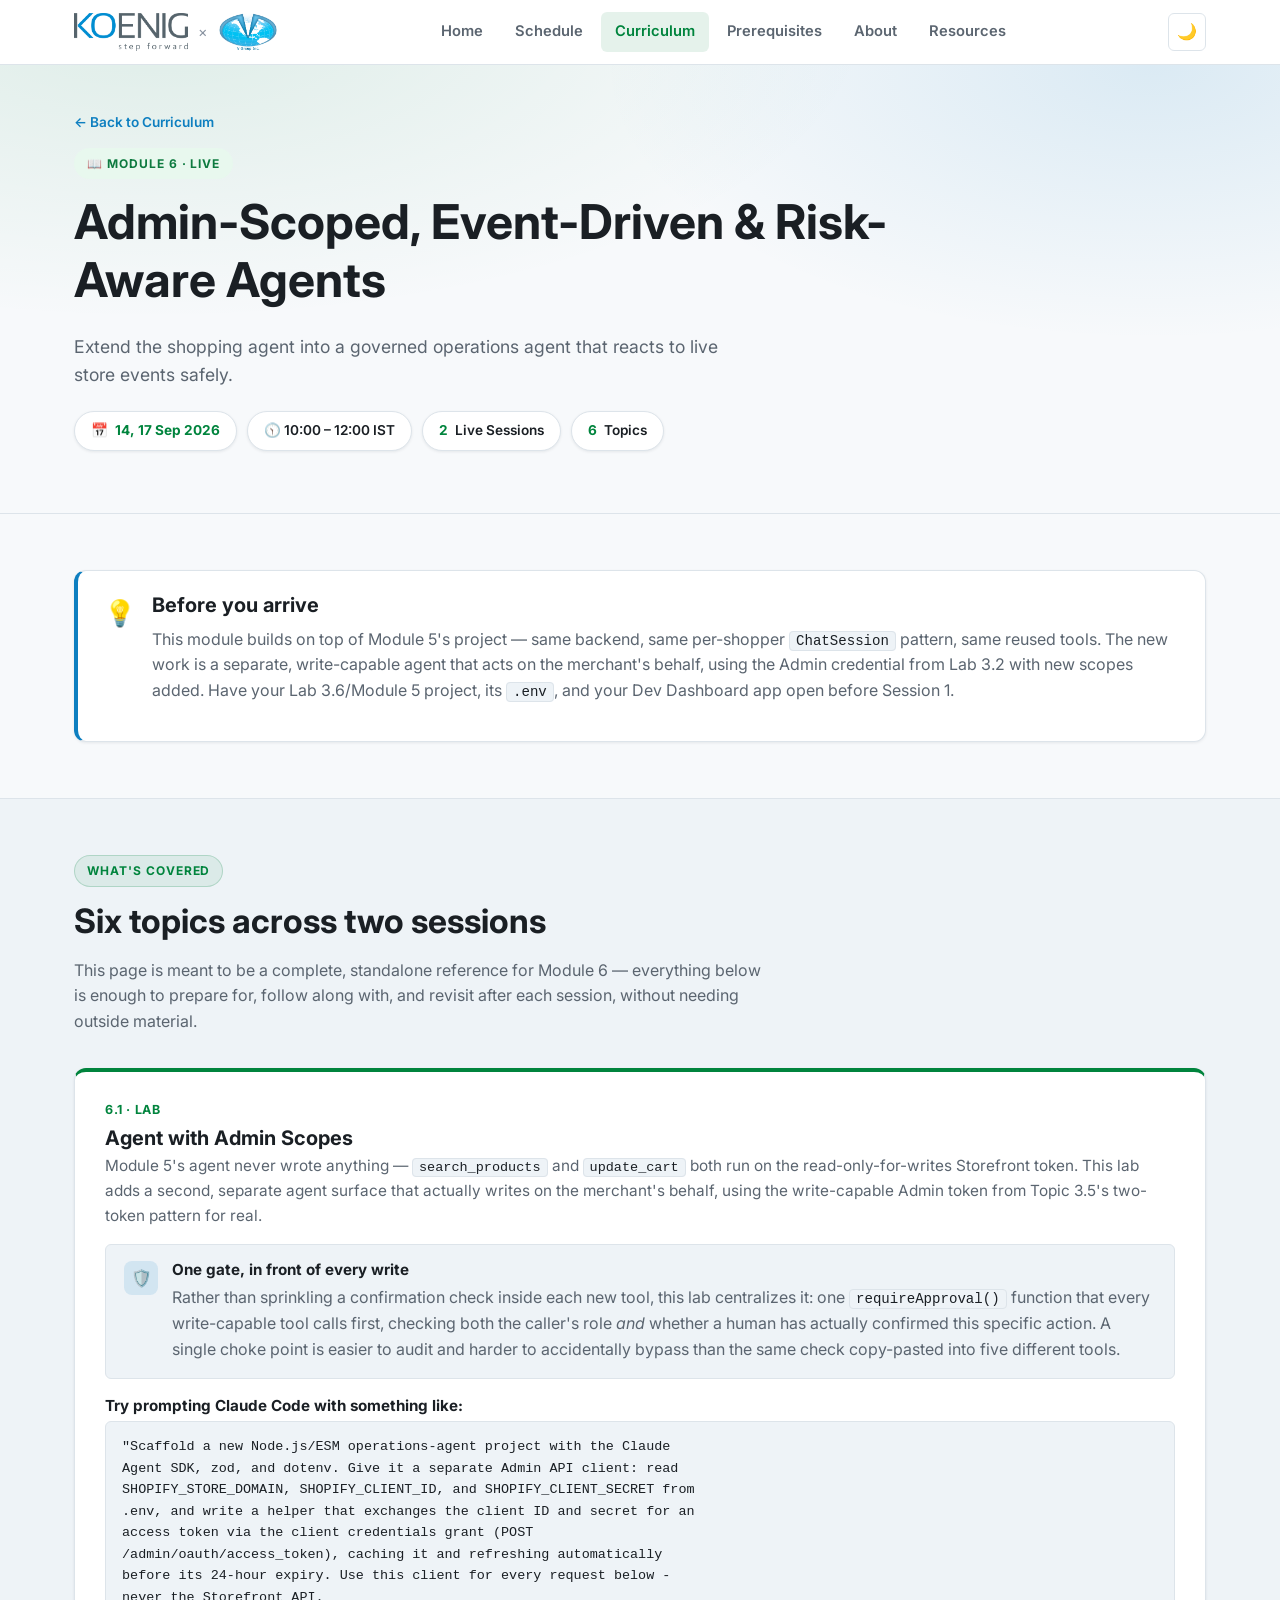
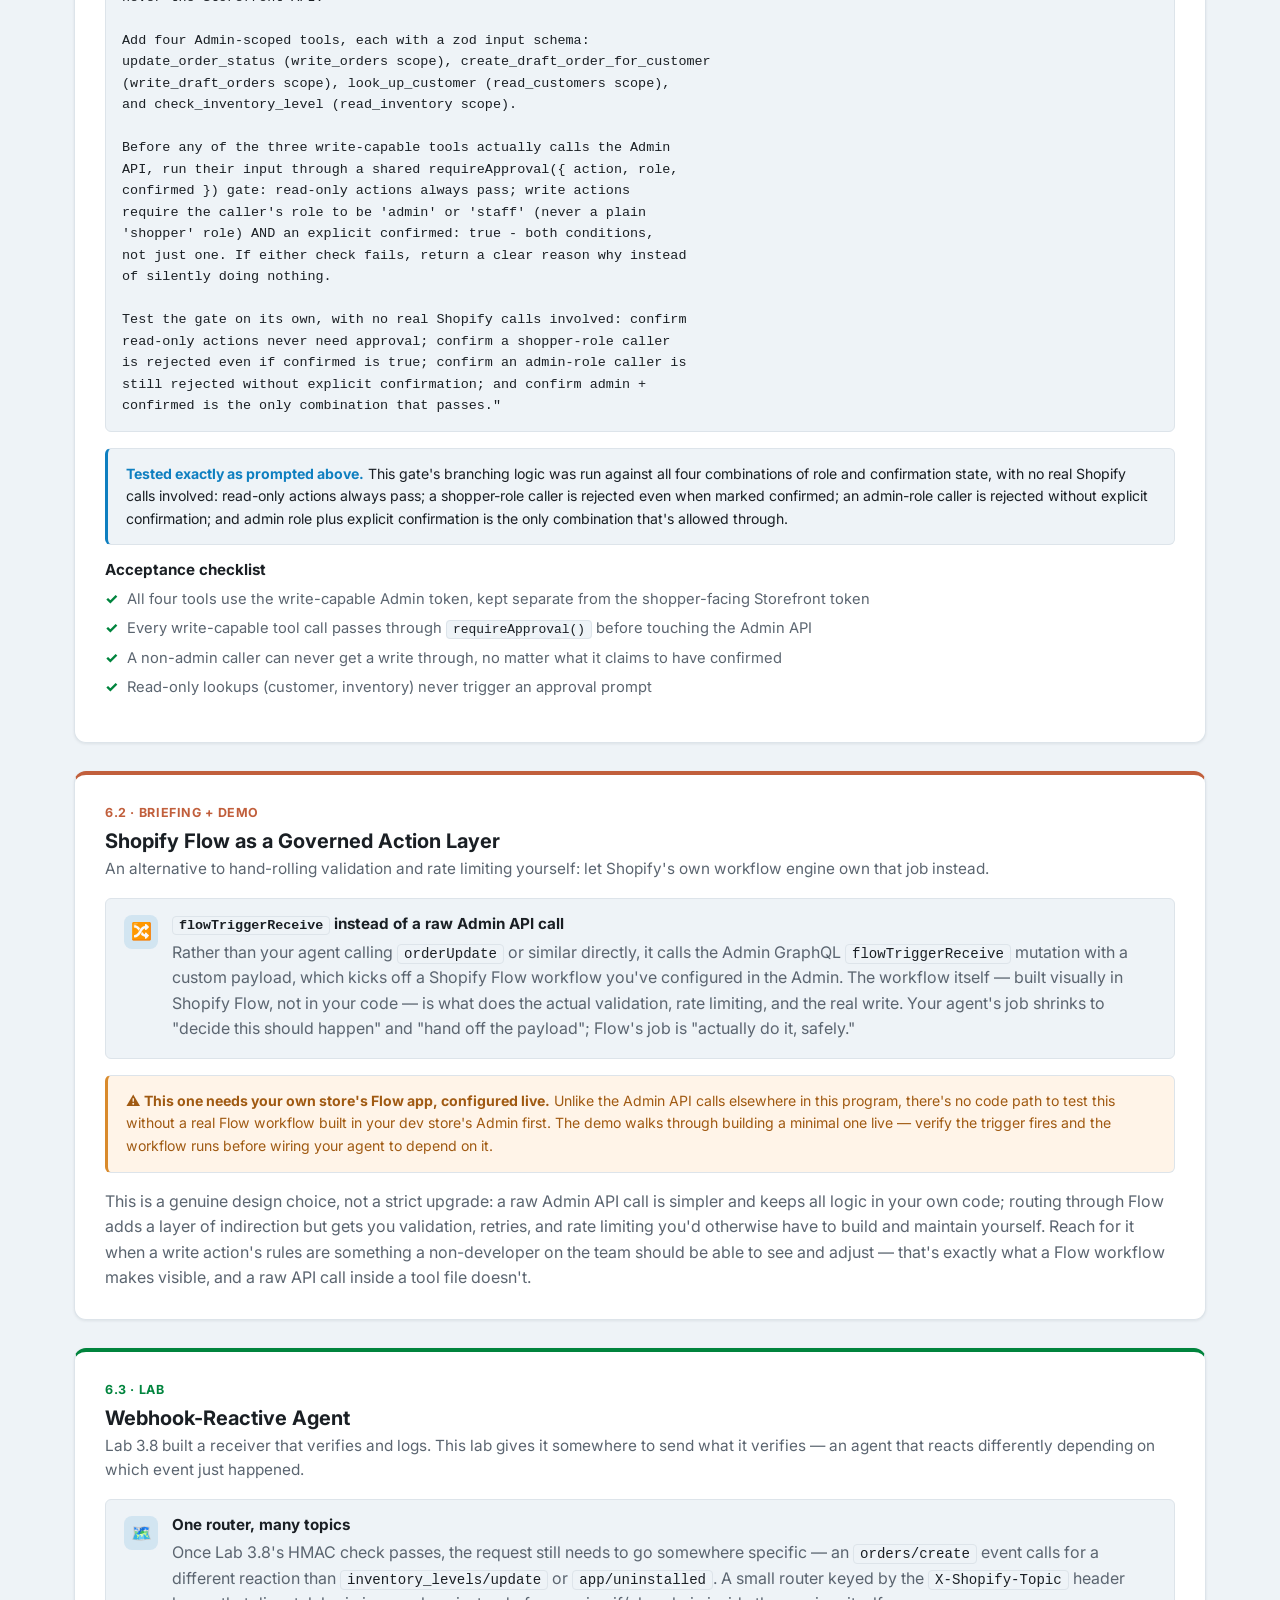
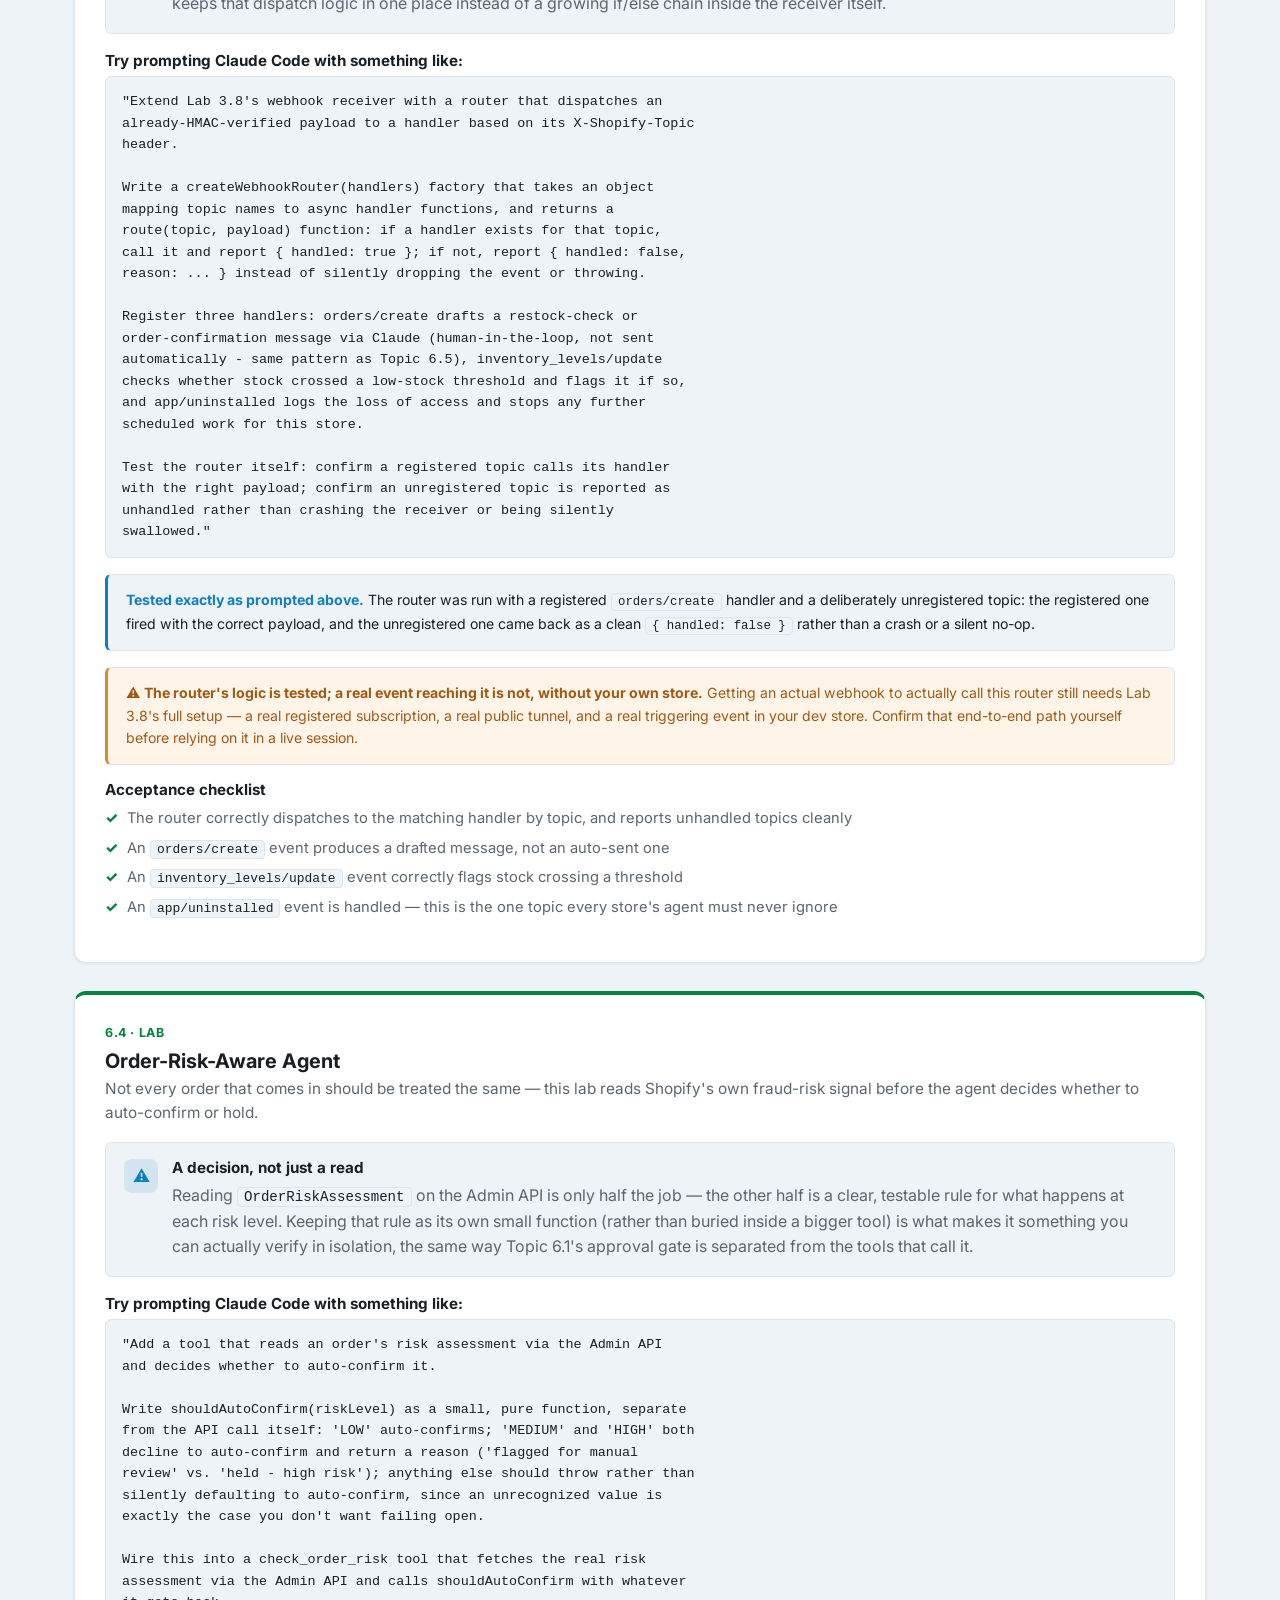
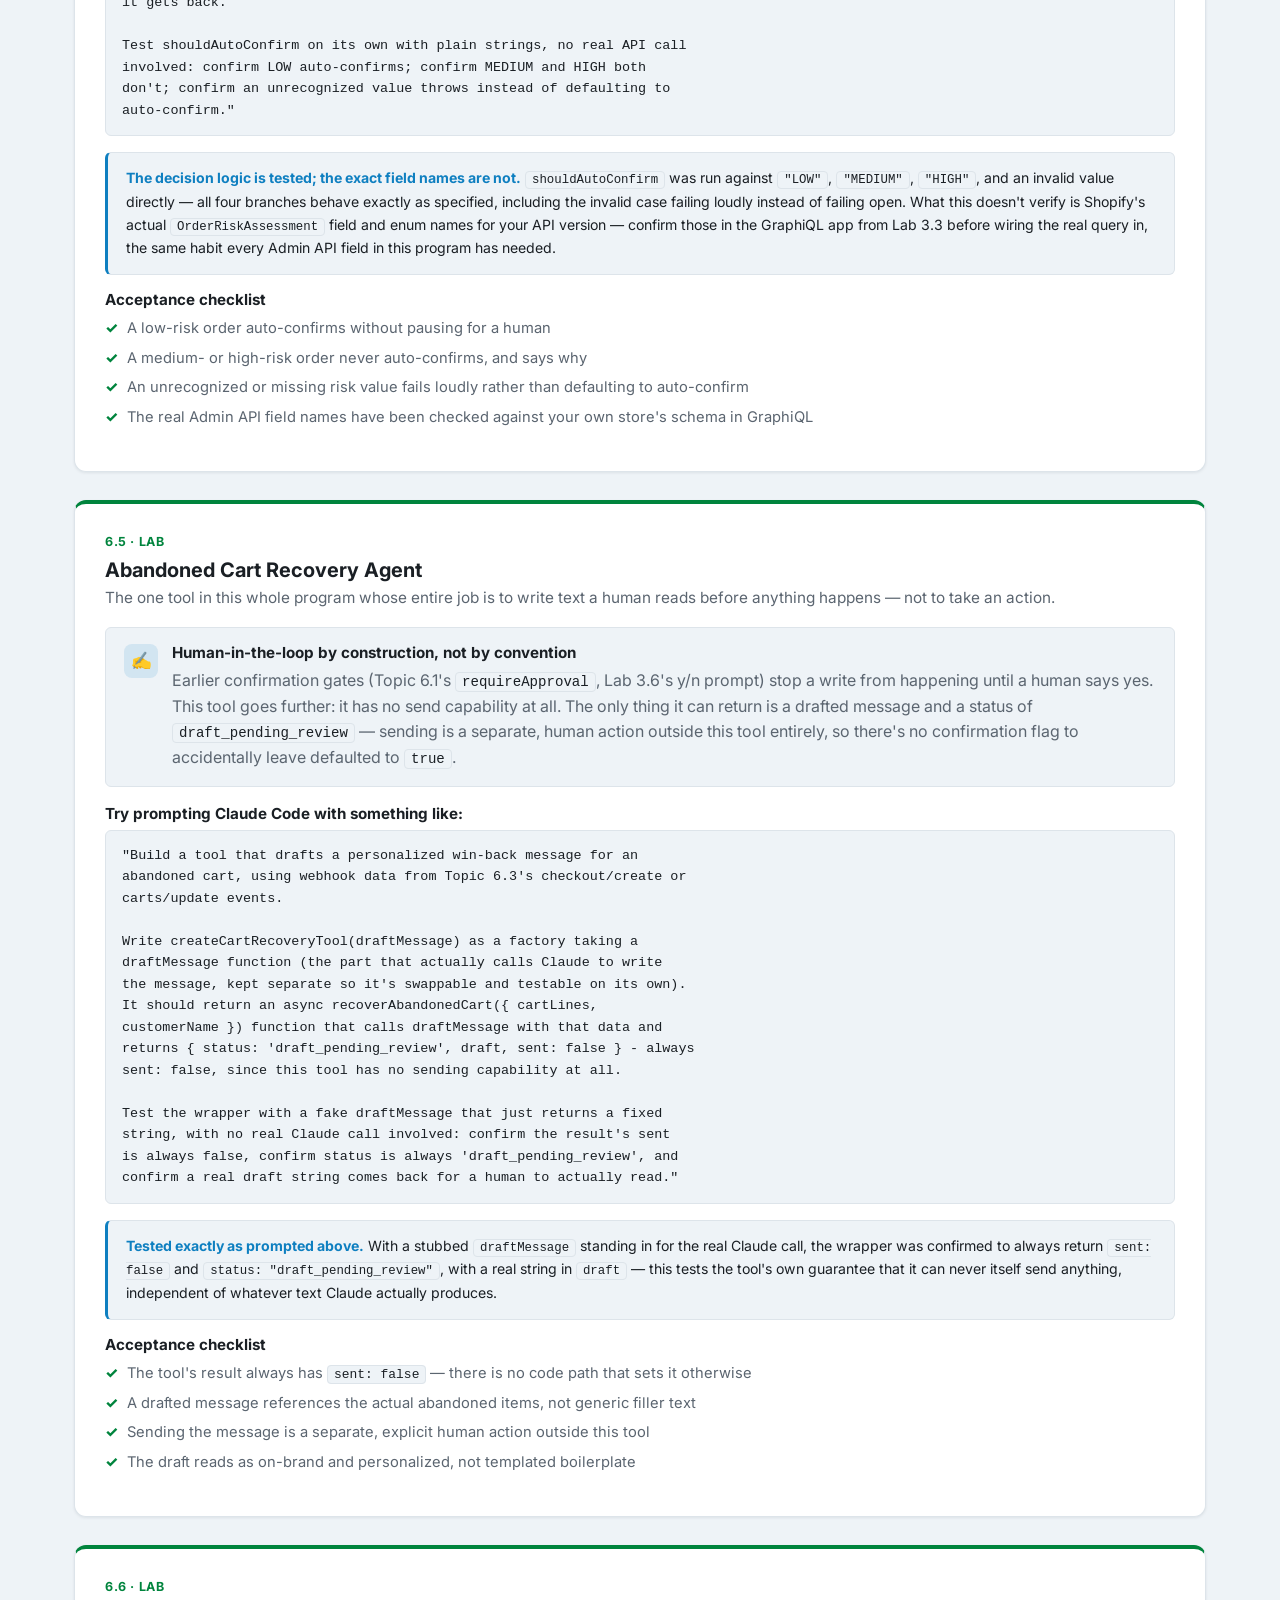
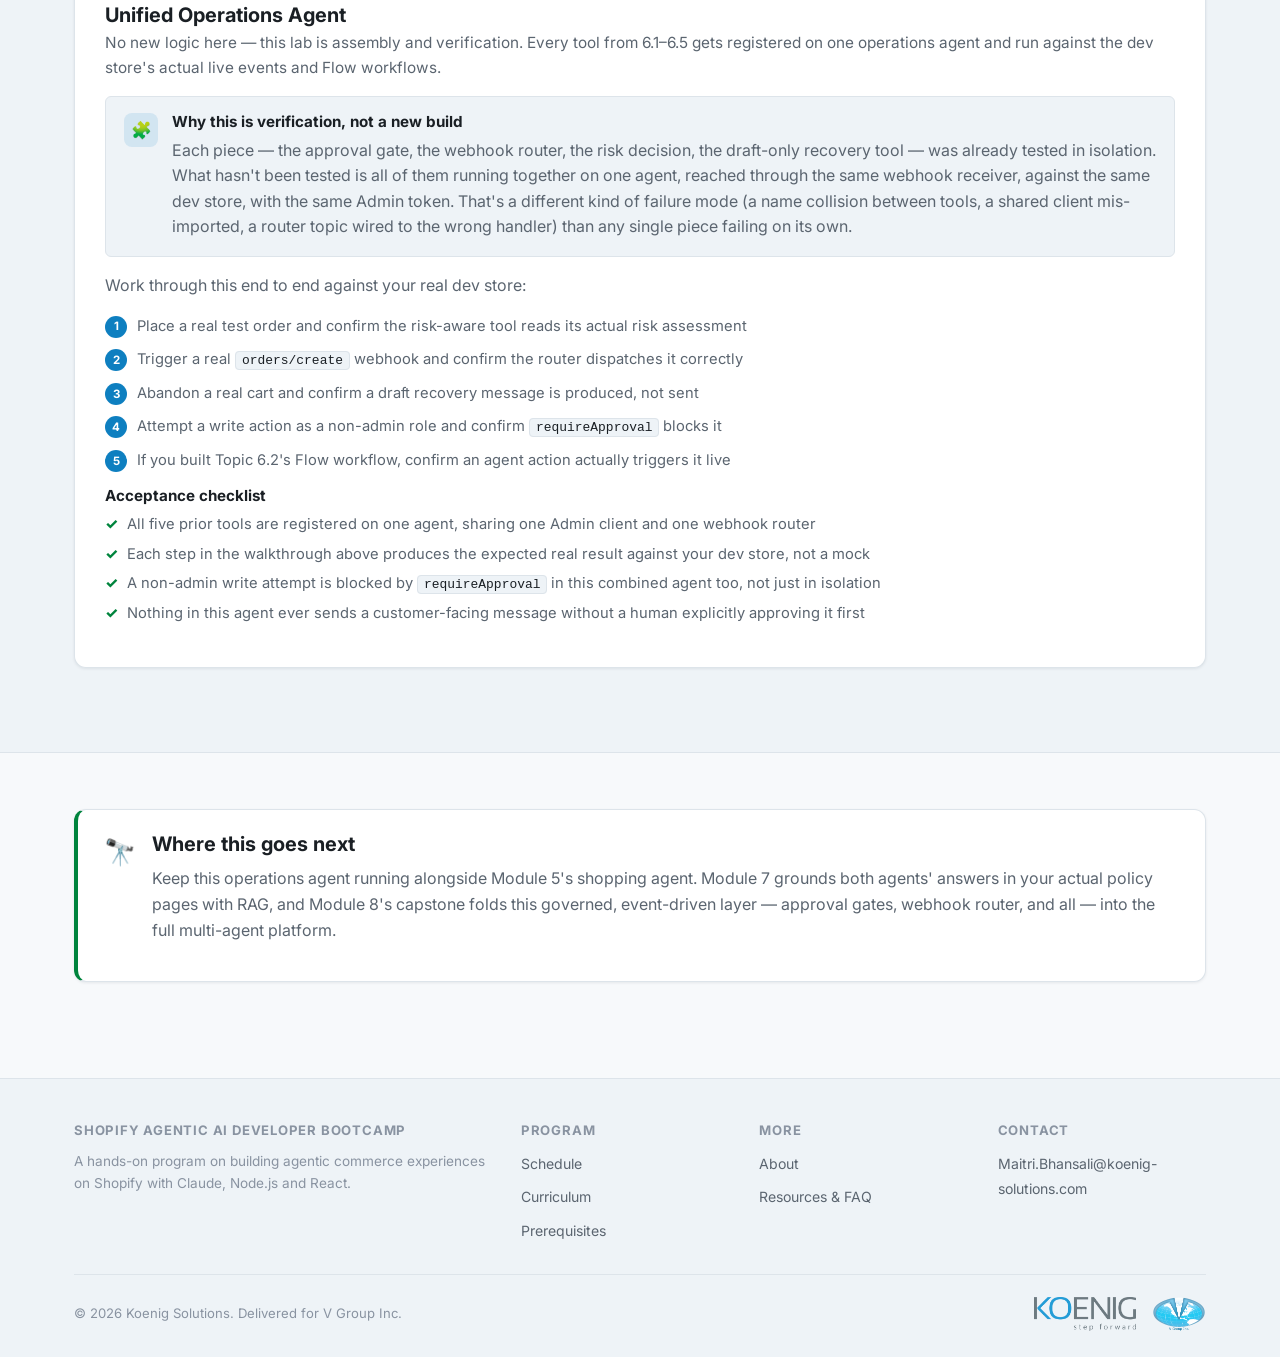
<file: module-6.html>
<!DOCTYPE html>
<html lang="en">
<head>
<meta charset="UTF-8">
<meta name="viewport" content="width=device-width, initial-scale=1.0">
<title>Module 6 Content | Shopify Agentic AI Developer Bootcamp</title>
<meta name="description" content="Module 6: Admin-Scoped, Event-Driven & Risk-Aware Agents — extending the shopping agent into a governed operations agent that reacts to live store events safely.">
<link rel="icon" href="data:image/svg+xml,<svg xmlns=%22http://www.w3.org/2000/svg%22 viewBox=%220 0 100 100%22><text y=%22.9em%22 font-size=%2290%22>🛍️</text></svg>">
<link rel="preconnect" href="https://fonts.googleapis.com">
<link href="https://fonts.googleapis.com/css2?family=Inter:wght@400;500;600;700;800&display=swap" rel="stylesheet">
<link rel="stylesheet" href="assets/css/style.css">
</head>
<body>
<a class="skip-link" href="#main">Skip to content</a>

<header class="site-header">
  <div class="nav-wrap">
    <a class="brand-lockup" href="index.html">
      <span class="logo-slot">
        <img src="assets/images/koenig-logo.png" alt="Koenig Solutions" data-fallback onerror="this.style.display='none';this.nextElementSibling.style.display='inline-block'">
        <span class="text-logo koenig">KOENIG<span> solutions</span></span>
      </span>
      <span class="brand-x">×</span>
      <span class="logo-slot">
        <img src="assets/images/vgroup-logo.png" alt="V Group Inc." data-fallback onerror="this.style.display='none';this.nextElementSibling.style.display='inline-block'">
        <span class="text-logo vgroup">V Group Inc.</span>
      </span>
      <span class="brand-title">Agentic AI Developer Bootcamp</span>
    </a>
    <nav>
      <ul class="nav-links" id="navLinks">
        <li><a href="index.html">Home</a></li>
        <li><a href="schedule.html">Schedule</a></li>
        <li><a href="curriculum.html" class="active">Curriculum</a></li>
        <li><a href="prerequisites.html">Prerequisites</a></li>
        <li><a href="about.html">About</a></li>
        <li><a href="resources.html">Resources</a></li>
      </ul>
    </nav>
    <div class="nav-actions">
      <button class="theme-toggle" id="themeToggle" aria-label="Toggle dark mode">🌙</button>
      <button class="nav-burger" id="navBurger" aria-label="Toggle menu" aria-expanded="false">☰</button>
    </div>
  </div>
</header>

<main id="main">
  <section class="hero" style="padding:44px 0 36px">
    <div class="hero-inner">
      <p style="margin-bottom:14px"><a href="curriculum.html" class="small" style="text-decoration:none;color:var(--koenig-blue);font-weight:600">← Back to Curriculum</a></p>
      <span class="eyebrow badge-live" style="background:var(--live-bg);border-color:transparent;color:var(--live-text)">📖 Module 6 · Live</span>
      <h1>Admin-Scoped, Event-Driven &amp; Risk-Aware Agents</h1>
      <p class="hero-sub">Extend the shopping agent into a governed operations agent that reacts to live store events safely.</p>
      <div class="hero-meta">
        <span class="pill">📅 <strong>14, 17 Sep 2026</strong></span>
        <span class="pill">🕥 10:00 – 12:00 IST</span>
        <span class="pill"><strong>2</strong> Live Sessions</span>
        <span class="pill"><strong>6</strong> Topics</span>
      </div>
    </div>
  </section>

  <section class="section">
    <div class="container">
      <div class="callout callout-koenig">
        <span class="emoji">💡</span>
        <div>
          <h3>Before you arrive</h3>
          <p>This module builds on top of Module 5's project — same backend, same per-shopper <code>ChatSession</code> pattern, same reused tools. The new work is a separate, write-capable agent that acts on the merchant's behalf, using the Admin credential from Lab 3.2 with new scopes added. Have your Lab 3.6/Module 5 project, its <code>.env</code>, and your Dev Dashboard app open before Session 1.</p>
        </div>
      </div>
    </div>
  </section>

  <section class="section section-alt">
    <div class="container">
      <div class="section-head">
        <span class="eyebrow">What's covered</span>
        <h2>Six topics across two sessions</h2>
        <p>This page is meant to be a complete, standalone reference for Module 6 — everything below is enough to prepare for, follow along with, and revisit after each session, without needing outside material.</p>
      </div>

      <!-- 6.1 -->
      <div class="module-topic type-l">
        <span class="topic-eyebrow">6.1 · Lab</span>
        <h3>Agent with Admin Scopes</h3>
        <p>Module 5's agent never wrote anything — <code>search_products</code> and <code>update_cart</code> both run on the read-only-for-writes Storefront token. This lab adds a second, separate agent surface that actually writes on the merchant's behalf, using the write-capable Admin token from Topic 3.5's two-token pattern for real.</p>

        <div class="concept-block">
          <div class="concept-icon">🛡️</div>
          <div class="concept-body">
            <h4>One gate, in front of every write</h4>
            <p class="mb-0">Rather than sprinkling a confirmation check inside each new tool, this lab centralizes it: one <code>requireApproval()</code> function that every write-capable tool calls first, checking both the caller's role <em>and</em> whether a human has actually confirmed this specific action. A single choke point is easier to audit and harder to accidentally bypass than the same check copy-pasted into five different tools.</p>
          </div>
        </div>

        <h4>Try prompting Claude Code with something like:</h4>
        <div class="code-block">"Scaffold a new Node.js/ESM operations-agent project with the Claude
Agent SDK, zod, and dotenv. Give it a separate Admin API client: read
SHOPIFY_STORE_DOMAIN, SHOPIFY_CLIENT_ID, and SHOPIFY_CLIENT_SECRET from
.env, and write a helper that exchanges the client ID and secret for an
access token via the client credentials grant (POST
/admin/oauth/access_token), caching it and refreshing automatically
before its 24-hour expiry. Use this client for every request below -
never the Storefront API.

Add four Admin-scoped tools, each with a zod input schema:
update_order_status (write_orders scope), create_draft_order_for_customer
(write_draft_orders scope), look_up_customer (read_customers scope),
and check_inventory_level (read_inventory scope).

Before any of the three write-capable tools actually calls the Admin
API, run their input through a shared requireApproval({ action, role,
confirmed }) gate: read-only actions always pass; write actions
require the caller's role to be 'admin' or 'staff' (never a plain
'shopper' role) AND an explicit confirmed: true - both conditions,
not just one. If either check fails, return a clear reason why instead
of silently doing nothing.

Test the gate on its own, with no real Shopify calls involved: confirm
read-only actions never need approval; confirm a shopper-role caller
is rejected even if confirmed is true; confirm an admin-role caller is
still rejected without explicit confirmation; and confirm admin +
confirmed is the only combination that passes."</div>

        <div class="callout-tip"><strong>Tested exactly as prompted above.</strong> This gate's branching logic was run against all four combinations of role and confirmation state, with no real Shopify calls involved: read-only actions always pass; a shopper-role caller is rejected even when marked confirmed; an admin-role caller is rejected without explicit confirmation; and admin role plus explicit confirmation is the only combination that's allowed through.</div>

        <h4>Acceptance checklist</h4>
        <ul class="mini-check">
          <li>All four tools use the write-capable Admin token, kept separate from the shopper-facing Storefront token</li>
          <li>Every write-capable tool call passes through <code>requireApproval()</code> before touching the Admin API</li>
          <li>A non-admin caller can never get a write through, no matter what it claims to have confirmed</li>
          <li>Read-only lookups (customer, inventory) never trigger an approval prompt</li>
        </ul>
      </div>

      <!-- 6.2 -->
      <div class="module-topic type-d">
        <span class="topic-eyebrow">6.2 · Briefing + Demo</span>
        <h3>Shopify Flow as a Governed Action Layer</h3>
        <p>An alternative to hand-rolling validation and rate limiting yourself: let Shopify's own workflow engine own that job instead.</p>

        <div class="concept-block">
          <div class="concept-icon">🔀</div>
          <div class="concept-body">
            <h4><code>flowTriggerReceive</code> instead of a raw Admin API call</h4>
            <p class="mb-0">Rather than your agent calling <code>orderUpdate</code> or similar directly, it calls the Admin GraphQL <code>flowTriggerReceive</code> mutation with a custom payload, which kicks off a Shopify Flow workflow you've configured in the Admin. The workflow itself — built visually in Shopify Flow, not in your code — is what does the actual validation, rate limiting, and the real write. Your agent's job shrinks to "decide this should happen" and "hand off the payload"; Flow's job is "actually do it, safely."</p>
          </div>
        </div>

        <div class="callout-warn">⚠️ <strong>This one needs your own store's Flow app, configured live.</strong> Unlike the Admin API calls elsewhere in this program, there's no code path to test this without a real Flow workflow built in your dev store's Admin first. The demo walks through building a minimal one live — verify the trigger fires and the workflow runs before wiring your agent to depend on it.</div>

        <p class="mb-0">This is a genuine design choice, not a strict upgrade: a raw Admin API call is simpler and keeps all logic in your own code; routing through Flow adds a layer of indirection but gets you validation, retries, and rate limiting you'd otherwise have to build and maintain yourself. Reach for it when a write action's rules are something a non-developer on the team should be able to see and adjust — that's exactly what a Flow workflow makes visible, and a raw API call inside a tool file doesn't.</p>
      </div>

      <!-- 6.3 -->
      <div class="module-topic type-l">
        <span class="topic-eyebrow">6.3 · Lab</span>
        <h3>Webhook-Reactive Agent</h3>
        <p>Lab 3.8 built a receiver that verifies and logs. This lab gives it somewhere to send what it verifies — an agent that reacts differently depending on which event just happened.</p>

        <div class="concept-block">
          <div class="concept-icon">🗺️</div>
          <div class="concept-body">
            <h4>One router, many topics</h4>
            <p class="mb-0">Once Lab 3.8's HMAC check passes, the request still needs to go somewhere specific — an <code>orders/create</code> event calls for a different reaction than <code>inventory_levels/update</code> or <code>app/uninstalled</code>. A small router keyed by the <code>X-Shopify-Topic</code> header keeps that dispatch logic in one place instead of a growing if/else chain inside the receiver itself.</p>
          </div>
        </div>

        <h4>Try prompting Claude Code with something like:</h4>
        <div class="code-block">"Extend Lab 3.8's webhook receiver with a router that dispatches an
already-HMAC-verified payload to a handler based on its X-Shopify-Topic
header.

Write a createWebhookRouter(handlers) factory that takes an object
mapping topic names to async handler functions, and returns a
route(topic, payload) function: if a handler exists for that topic,
call it and report { handled: true }; if not, report { handled: false,
reason: ... } instead of silently dropping the event or throwing.

Register three handlers: orders/create drafts a restock-check or
order-confirmation message via Claude (human-in-the-loop, not sent
automatically - same pattern as Topic 6.5), inventory_levels/update
checks whether stock crossed a low-stock threshold and flags it if so,
and app/uninstalled logs the loss of access and stops any further
scheduled work for this store.

Test the router itself: confirm a registered topic calls its handler
with the right payload; confirm an unregistered topic is reported as
unhandled rather than crashing the receiver or being silently
swallowed."</div>

        <div class="callout-tip"><strong>Tested exactly as prompted above.</strong> The router was run with a registered <code>orders/create</code> handler and a deliberately unregistered topic: the registered one fired with the correct payload, and the unregistered one came back as a clean <code>{ handled: false }</code> rather than a crash or a silent no-op.</div>

        <div class="callout-warn">⚠️ <strong>The router's logic is tested; a real event reaching it is not, without your own store.</strong> Getting an actual webhook to actually call this router still needs Lab 3.8's full setup — a real registered subscription, a real public tunnel, and a real triggering event in your dev store. Confirm that end-to-end path yourself before relying on it in a live session.</div>

        <h4>Acceptance checklist</h4>
        <ul class="mini-check">
          <li>The router correctly dispatches to the matching handler by topic, and reports unhandled topics cleanly</li>
          <li>An <code>orders/create</code> event produces a drafted message, not an auto-sent one</li>
          <li>An <code>inventory_levels/update</code> event correctly flags stock crossing a threshold</li>
          <li>An <code>app/uninstalled</code> event is handled — this is the one topic every store's agent must never ignore</li>
        </ul>
      </div>

      <!-- 6.4 -->
      <div class="module-topic type-l">
        <span class="topic-eyebrow">6.4 · Lab</span>
        <h3>Order-Risk-Aware Agent</h3>
        <p>Not every order that comes in should be treated the same — this lab reads Shopify's own fraud-risk signal before the agent decides whether to auto-confirm or hold.</p>

        <div class="concept-block">
          <div class="concept-icon">⚠️</div>
          <div class="concept-body">
            <h4>A decision, not just a read</h4>
            <p class="mb-0">Reading <code>OrderRiskAssessment</code> on the Admin API is only half the job — the other half is a clear, testable rule for what happens at each risk level. Keeping that rule as its own small function (rather than buried inside a bigger tool) is what makes it something you can actually verify in isolation, the same way Topic 6.1's approval gate is separated from the tools that call it.</p>
          </div>
        </div>

        <h4>Try prompting Claude Code with something like:</h4>
        <div class="code-block">"Add a tool that reads an order's risk assessment via the Admin API
and decides whether to auto-confirm it.

Write shouldAutoConfirm(riskLevel) as a small, pure function, separate
from the API call itself: 'LOW' auto-confirms; 'MEDIUM' and 'HIGH' both
decline to auto-confirm and return a reason ('flagged for manual
review' vs. 'held - high risk'); anything else should throw rather than
silently defaulting to auto-confirm, since an unrecognized value is
exactly the case you don't want failing open.

Wire this into a check_order_risk tool that fetches the real risk
assessment via the Admin API and calls shouldAutoConfirm with whatever
it gets back.

Test shouldAutoConfirm on its own with plain strings, no real API call
involved: confirm LOW auto-confirms; confirm MEDIUM and HIGH both
don't; confirm an unrecognized value throws instead of defaulting to
auto-confirm."</div>

        <div class="callout-tip"><strong>The decision logic is tested; the exact field names are not.</strong> <code>shouldAutoConfirm</code> was run against <code>"LOW"</code>, <code>"MEDIUM"</code>, <code>"HIGH"</code>, and an invalid value directly — all four branches behave exactly as specified, including the invalid case failing loudly instead of failing open. What this doesn't verify is Shopify's actual <code>OrderRiskAssessment</code> field and enum names for your API version — confirm those in the GraphiQL app from Lab 3.3 before wiring the real query in, the same habit every Admin API field in this program has needed.</div>

        <h4>Acceptance checklist</h4>
        <ul class="mini-check">
          <li>A low-risk order auto-confirms without pausing for a human</li>
          <li>A medium- or high-risk order never auto-confirms, and says why</li>
          <li>An unrecognized or missing risk value fails loudly rather than defaulting to auto-confirm</li>
          <li>The real Admin API field names have been checked against your own store's schema in GraphiQL</li>
        </ul>
      </div>

      <!-- 6.5 -->
      <div class="module-topic type-l">
        <span class="topic-eyebrow">6.5 · Lab</span>
        <h3>Abandoned Cart Recovery Agent</h3>
        <p>The one tool in this whole program whose entire job is to write text a human reads before anything happens — not to take an action.</p>

        <div class="concept-block">
          <div class="concept-icon">✍️</div>
          <div class="concept-body">
            <h4>Human-in-the-loop by construction, not by convention</h4>
            <p class="mb-0">Earlier confirmation gates (Topic 6.1's <code>requireApproval</code>, Lab 3.6's y/n prompt) stop a write from happening until a human says yes. This tool goes further: it has no send capability at all. The only thing it can return is a drafted message and a status of <code>draft_pending_review</code> — sending is a separate, human action outside this tool entirely, so there's no confirmation flag to accidentally leave defaulted to <code>true</code>.</p>
          </div>
        </div>

        <h4>Try prompting Claude Code with something like:</h4>
        <div class="code-block">"Build a tool that drafts a personalized win-back message for an
abandoned cart, using webhook data from Topic 6.3's checkout/create or
carts/update events.

Write createCartRecoveryTool(draftMessage) as a factory taking a
draftMessage function (the part that actually calls Claude to write
the message, kept separate so it's swappable and testable on its own).
It should return an async recoverAbandonedCart({ cartLines,
customerName }) function that calls draftMessage with that data and
returns { status: 'draft_pending_review', draft, sent: false } - always
sent: false, since this tool has no sending capability at all.

Test the wrapper with a fake draftMessage that just returns a fixed
string, with no real Claude call involved: confirm the result's sent
is always false, confirm status is always 'draft_pending_review', and
confirm a real draft string comes back for a human to actually read."</div>

        <div class="callout-tip"><strong>Tested exactly as prompted above.</strong> With a stubbed <code>draftMessage</code> standing in for the real Claude call, the wrapper was confirmed to always return <code>sent: false</code> and <code>status: "draft_pending_review"</code>, with a real string in <code>draft</code> — this tests the tool's own guarantee that it can never itself send anything, independent of whatever text Claude actually produces.</div>

        <h4>Acceptance checklist</h4>
        <ul class="mini-check">
          <li>The tool's result always has <code>sent: false</code> — there is no code path that sets it otherwise</li>
          <li>A drafted message references the actual abandoned items, not generic filler text</li>
          <li>Sending the message is a separate, explicit human action outside this tool</li>
          <li>The draft reads as on-brand and personalized, not templated boilerplate</li>
        </ul>
      </div>

      <!-- 6.6 -->
      <div class="module-topic type-l">
        <span class="topic-eyebrow">6.6 · Lab</span>
        <h3>Unified Operations Agent</h3>
        <p>No new logic here — this lab is assembly and verification. Every tool from 6.1–6.5 gets registered on one operations agent and run against the dev store's actual live events and Flow workflows.</p>

        <div class="concept-block">
          <div class="concept-icon">🧩</div>
          <div class="concept-body">
            <h4>Why this is verification, not a new build</h4>
            <p class="mb-0">Each piece — the approval gate, the webhook router, the risk decision, the draft-only recovery tool — was already tested in isolation. What hasn't been tested is all of them running together on one agent, reached through the same webhook receiver, against the same dev store, with the same Admin token. That's a different kind of failure mode (a name collision between tools, a shared client mis-imported, a router topic wired to the wrong handler) than any single piece failing on its own.</p>
          </div>
        </div>

        <p>Work through this end to end against your real dev store:</p>
        <ul class="step-list">
          <li>Place a real test order and confirm the risk-aware tool reads its actual risk assessment</li>
          <li>Trigger a real <code>orders/create</code> webhook and confirm the router dispatches it correctly</li>
          <li>Abandon a real cart and confirm a draft recovery message is produced, not sent</li>
          <li>Attempt a write action as a non-admin role and confirm <code>requireApproval</code> blocks it</li>
          <li>If you built Topic 6.2's Flow workflow, confirm an agent action actually triggers it live</li>
        </ul>

        <h4>Acceptance checklist</h4>
        <ul class="mini-check">
          <li>All five prior tools are registered on one agent, sharing one Admin client and one webhook router</li>
          <li>Each step in the walkthrough above produces the expected real result against your dev store, not a mock</li>
          <li>A non-admin write attempt is blocked by <code>requireApproval</code> in this combined agent too, not just in isolation</li>
          <li>Nothing in this agent ever sends a customer-facing message without a human explicitly approving it first</li>
        </ul>
      </div>

    </div>
  </section>

  <section class="section">
    <div class="container">
      <div class="callout callout-shopify">
        <span class="emoji">🔭</span>
        <div>
          <h3>Where this goes next</h3>
          <p>Keep this operations agent running alongside Module 5's shopping agent. Module 7 grounds both agents' answers in your actual policy pages with RAG, and Module 8's capstone folds this governed, event-driven layer — approval gates, webhook router, and all — into the full multi-agent platform.</p>
        </div>
      </div>
    </div>
  </section>
</main>

<footer class="site-footer">
  <div class="container">
    <div class="footer-grid">
      <div>
        <h4>Shopify Agentic AI Developer Bootcamp</h4>
        <p class="small">A hands-on program on building agentic commerce experiences on Shopify with Claude, Node.js and React.</p>
      </div>
      <div>
        <h4>Program</h4>
        <ul>
          <li><a href="schedule.html">Schedule</a></li>
          <li><a href="curriculum.html">Curriculum</a></li>
          <li><a href="prerequisites.html">Prerequisites</a></li>
        </ul>
      </div>
      <div>
        <h4>More</h4>
        <ul>
          <li><a href="about.html">About</a></li>
          <li><a href="resources.html">Resources &amp; FAQ</a></li>
        </ul>
      </div>
      <div>
        <h4>Contact</h4>
        <ul>
          <li><a href="mailto:Maitri.Bhansali@koenig-solutions.com">Maitri.Bhansali@koenig-solutions.com</a></li>
        </ul>
      </div>
    </div>
    <div class="footer-bottom">
      <span>© <span id="footerYear"></span> Koenig Solutions. Delivered for V Group Inc.</span>
      <div class="footer-logos">
        <span class="logo-slot">
          <img src="assets/images/koenig-logo.png" alt="Koenig Solutions" data-fallback onerror="this.style.display='none';this.nextElementSibling.style.display='inline-block'">
          <span class="text-logo koenig" style="font-size:.85rem">KOENIG</span>
        </span>
        <span class="logo-slot">
          <img src="assets/images/vgroup-logo.png" alt="V Group Inc." data-fallback onerror="this.style.display='none';this.nextElementSibling.style.display='inline-block'">
          <span class="text-logo vgroup" style="font-size:.85rem">V Group Inc.</span>
        </span>
      </div>
    </div>
  </div>
</footer>

<script src="assets/js/data.js"></script>
<script src="assets/js/main.js"></script>
</body>
</html>
</file>
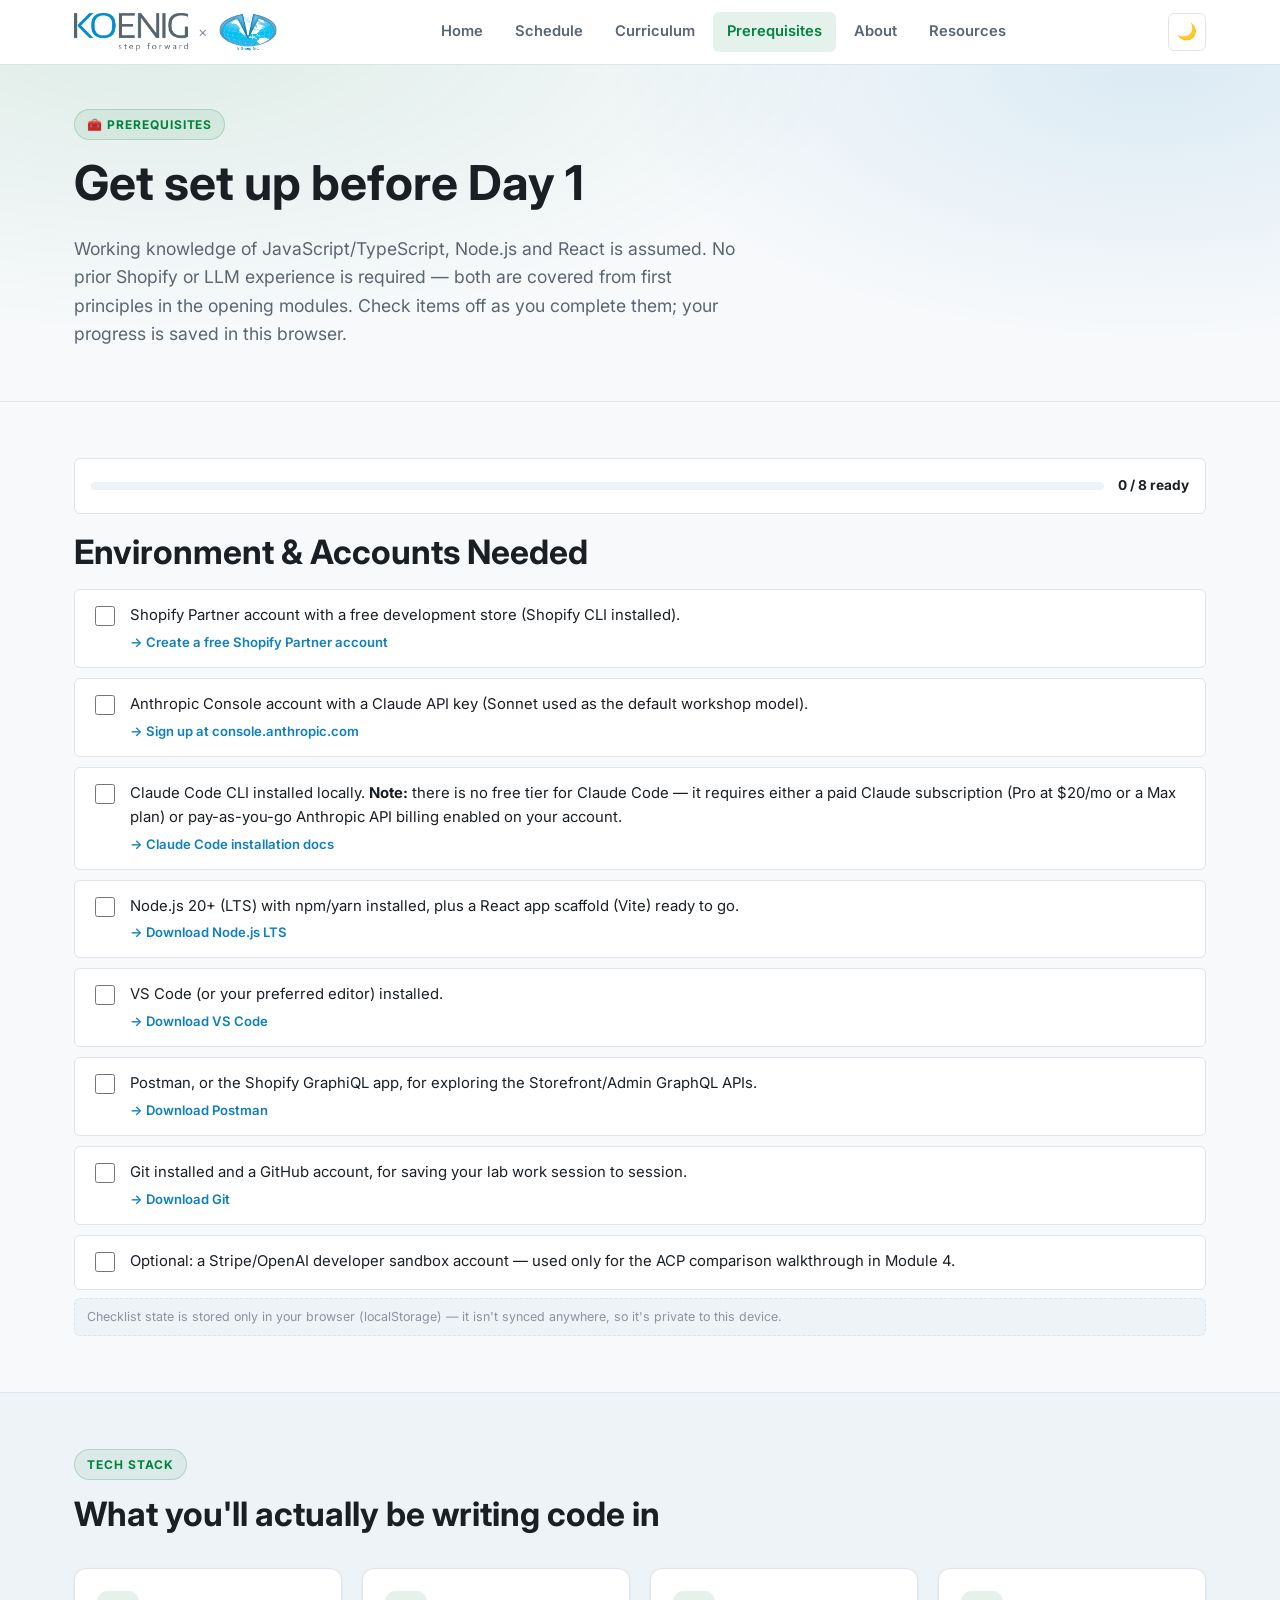
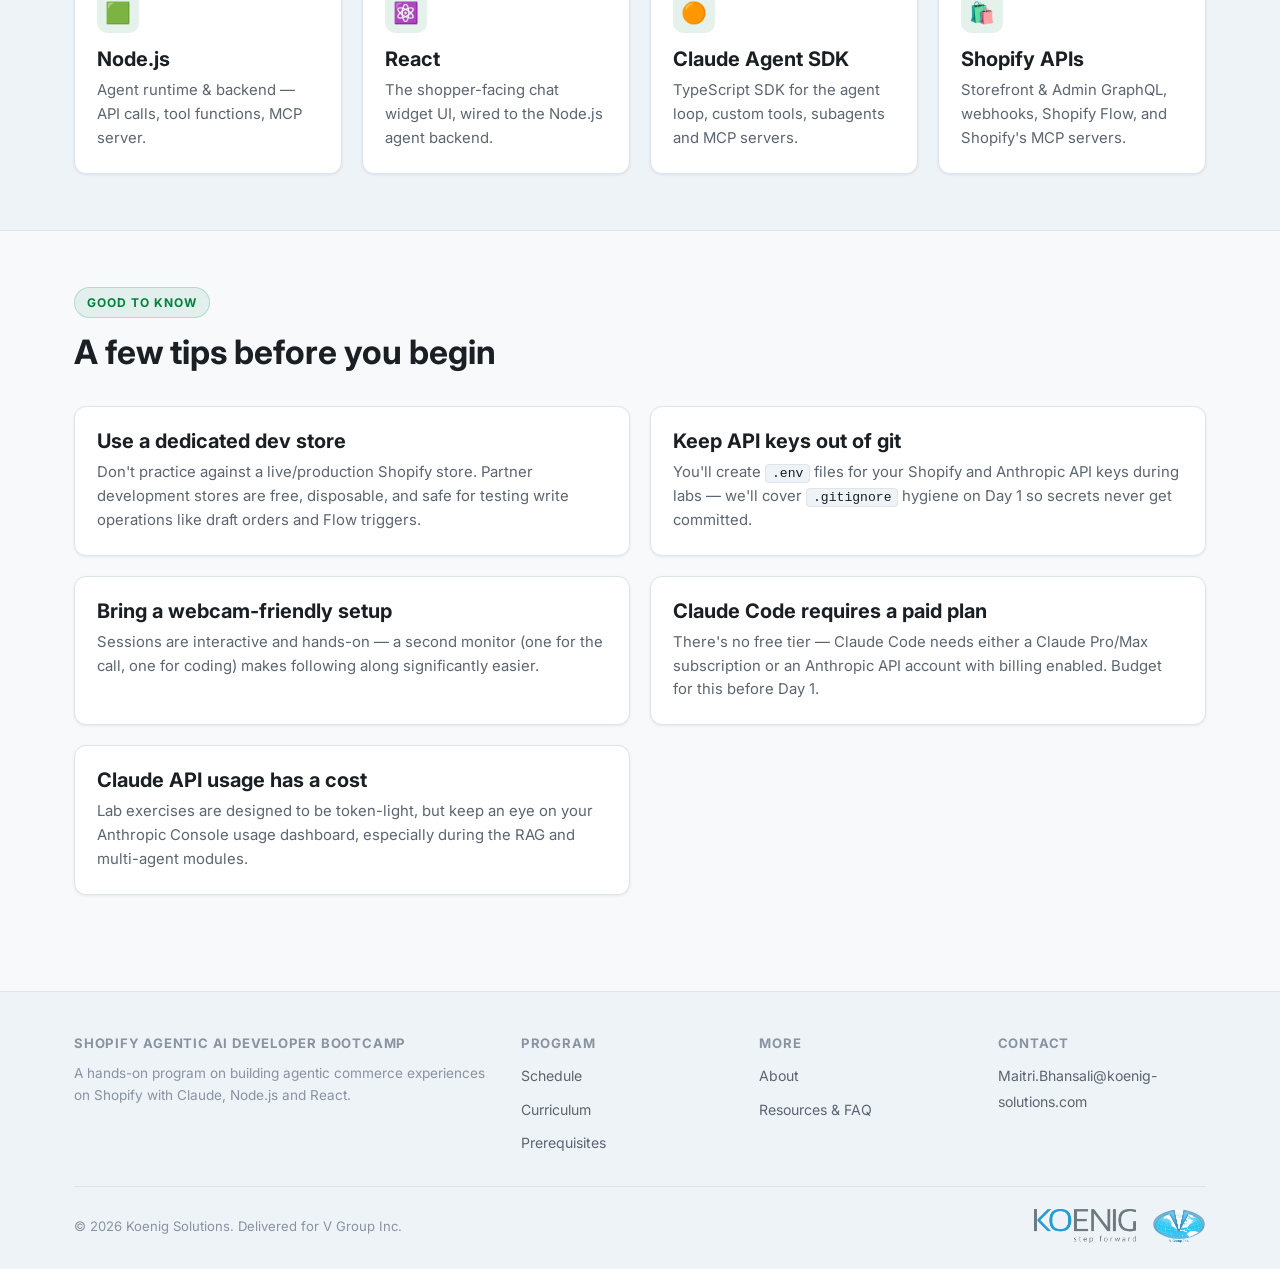
<file: prerequisites.html>
<!DOCTYPE html>
<html lang="en">
<head>
<meta charset="UTF-8">
<meta name="viewport" content="width=device-width, initial-scale=1.0">
<title>Prerequisites & Setup | Shopify Agentic AI Developer Bootcamp</title>
<meta name="description" content="Everything to install and set up before Day 1 of the Shopify Agentic AI Developer Bootcamp.">
<link rel="icon" href="data:image/svg+xml,<svg xmlns=%22http://www.w3.org/2000/svg%22 viewBox=%220 0 100 100%22><text y=%22.9em%22 font-size=%2290%22>🛍️</text></svg>">
<link rel="preconnect" href="https://fonts.googleapis.com">
<link href="https://fonts.googleapis.com/css2?family=Inter:wght@400;500;600;700;800&display=swap" rel="stylesheet">
<link rel="stylesheet" href="assets/css/style.css">
</head>
<body>
<a class="skip-link" href="#main">Skip to content</a>

<header class="site-header">
  <div class="nav-wrap">
    <a class="brand-lockup" href="index.html">
      <span class="logo-slot">
        <img src="assets/images/koenig-logo.png" alt="Koenig Solutions" data-fallback onerror="this.style.display='none';this.nextElementSibling.style.display='inline-block'">
        <span class="text-logo koenig">KOENIG<span> solutions</span></span>
      </span>
      <span class="brand-x">×</span>
      <span class="logo-slot">
        <img src="assets/images/vgroup-logo.png" alt="V Group Inc." data-fallback onerror="this.style.display='none';this.nextElementSibling.style.display='inline-block'">
        <span class="text-logo vgroup">V Group Inc.</span>
      </span>
      <span class="brand-title">Agentic AI Developer Bootcamp</span>
    </a>
    <nav>
      <ul class="nav-links" id="navLinks">
        <li><a href="index.html">Home</a></li>
        <li><a href="schedule.html">Schedule</a></li>
        <li><a href="curriculum.html">Curriculum</a></li>
        <li><a href="prerequisites.html">Prerequisites</a></li>
        <li><a href="about.html">About</a></li>
        <li><a href="resources.html">Resources</a></li>
      </ul>
    </nav>
    <div class="nav-actions">
      <button class="theme-toggle" id="themeToggle" aria-label="Toggle dark mode">🌙</button>
      <button class="nav-burger" id="navBurger" aria-label="Toggle menu" aria-expanded="false">☰</button>
    </div>
  </div>
</header>

<main id="main">
  <section class="hero" style="padding:44px 0 36px">
    <div class="hero-inner">
      <span class="eyebrow">🧰 Prerequisites</span>
      <h1>Get set up before Day 1</h1>
      <p class="hero-sub">Working knowledge of JavaScript/TypeScript, Node.js and React is assumed. No prior Shopify or LLM experience is required — both are covered from first principles in the opening modules. Check items off as you complete them; your progress is saved in this browser.</p>
    </div>
  </section>

  <section class="section">
    <div class="container">

      <div class="progress-wrap">
        <div class="progress-bar-track"><div class="progress-bar-fill" id="prereqProgressFill"></div></div>
        <span class="progress-label" id="prereqProgressLabel">0 / 0 ready</span>
      </div>

      <h2>Environment &amp; Accounts Needed</h2>
      <ul class="checklist" id="prereqChecklist">
        <li>
          <input type="checkbox" id="p1">
          <label for="p1">
            Shopify Partner account with a free development store (Shopify CLI installed).
            <a class="item-link" href="https://www.shopify.com/partners" target="_blank" rel="noopener">→ Create a free Shopify Partner account</a>
          </label>
        </li>
        <li>
          <input type="checkbox" id="p2">
          <label for="p2">
            Anthropic Console account with a Claude API key (Sonnet used as the default workshop model).
            <a class="item-link" href="https://console.anthropic.com/" target="_blank" rel="noopener">→ Sign up at console.anthropic.com</a>
          </label>
        </li>
        <li>
          <input type="checkbox" id="p3">
          <label for="p3">
            Claude Code CLI installed locally. <strong>Note:</strong> there is no free tier for Claude Code — it requires either a paid Claude subscription (Pro at $20/mo or a Max plan) or pay-as-you-go Anthropic API billing enabled on your account.
            <a class="item-link" href="https://code.claude.com/docs/" target="_blank" rel="noopener">→ Claude Code installation docs</a>
          </label>
        </li>
        <li>
          <input type="checkbox" id="p4">
          <label for="p4">
            Node.js 20+ (LTS) with npm/yarn installed, plus a React app scaffold (Vite) ready to go.
            <a class="item-link" href="https://nodejs.org/" target="_blank" rel="noopener">→ Download Node.js LTS</a>
          </label>
        </li>
        <li>
          <input type="checkbox" id="p5">
          <label for="p5">
            VS Code (or your preferred editor) installed.
            <a class="item-link" href="https://code.visualstudio.com/" target="_blank" rel="noopener">→ Download VS Code</a>
          </label>
        </li>
        <li>
          <input type="checkbox" id="p6">
          <label for="p6">
            Postman, or the Shopify GraphiQL app, for exploring the Storefront/Admin GraphQL APIs.
            <a class="item-link" href="https://www.postman.com/downloads/" target="_blank" rel="noopener">→ Download Postman</a>
          </label>
        </li>
        <li>
          <input type="checkbox" id="p7">
          <label for="p7">
            Git installed and a GitHub account, for saving your lab work session to session.
            <a class="item-link" href="https://git-scm.com/downloads" target="_blank" rel="noopener">→ Download Git</a>
          </label>
        </li>
        <li>
          <input type="checkbox" id="p8">
          <label for="p8">
            Optional: a Stripe/OpenAI developer sandbox account — used only for the ACP comparison walkthrough in Module 4.
          </label>
        </li>
      </ul>

      <div class="placeholder-note">Checklist state is stored only in your browser (localStorage) — it isn't synced anywhere, so it's private to this device.</div>
    </div>
  </section>

  <section class="section section-alt">
    <div class="container">
      <div class="section-head">
        <span class="eyebrow">Tech Stack</span>
        <h2>What you'll actually be writing code in</h2>
      </div>
      <div class="grid grid-4">
        <div class="card"><div class="icon">🟩</div><h3>Node.js</h3><p>Agent runtime &amp; backend — API calls, tool functions, MCP server.</p></div>
        <div class="card"><div class="icon">⚛️</div><h3>React</h3><p>The shopper-facing chat widget UI, wired to the Node.js agent backend.</p></div>
        <div class="card"><div class="icon">🟠</div><h3>Claude Agent SDK</h3><p>TypeScript SDK for the agent loop, custom tools, subagents and MCP servers.</p></div>
        <div class="card"><div class="icon">🛍️</div><h3>Shopify APIs</h3><p>Storefront &amp; Admin GraphQL, webhooks, Shopify Flow, and Shopify's MCP servers.</p></div>
      </div>
    </div>
  </section>

  <section class="section">
    <div class="container">
      <div class="section-head">
        <span class="eyebrow">Good to Know</span>
        <h2>A few tips before you begin</h2>
      </div>
      <div class="grid grid-2">
        <div class="card">
          <h3>Use a dedicated dev store</h3>
          <p>Don't practice against a live/production Shopify store. Partner development stores are free, disposable, and safe for testing write operations like draft orders and Flow triggers.</p>
        </div>
        <div class="card">
          <h3>Keep API keys out of git</h3>
          <p>You'll create <code>.env</code> files for your Shopify and Anthropic API keys during labs — we'll cover <code>.gitignore</code> hygiene on Day 1 so secrets never get committed.</p>
        </div>
        <div class="card">
          <h3>Bring a webcam-friendly setup</h3>
          <p>Sessions are interactive and hands-on — a second monitor (one for the call, one for coding) makes following along significantly easier.</p>
        </div>
        <div class="card">
          <h3>Claude Code requires a paid plan</h3>
          <p>There's no free tier — Claude Code needs either a Claude Pro/Max subscription or an Anthropic API account with billing enabled. Budget for this before Day 1.</p>
        </div>
        <div class="card">
          <h3>Claude API usage has a cost</h3>
          <p>Lab exercises are designed to be token-light, but keep an eye on your Anthropic Console usage dashboard, especially during the RAG and multi-agent modules.</p>
        </div>
      </div>
    </div>
  </section>
</main>

<footer class="site-footer">
  <div class="container">
    <div class="footer-grid">
      <div>
        <h4>Shopify Agentic AI Developer Bootcamp</h4>
        <p class="small">A hands-on program on building agentic commerce experiences on Shopify with Claude, Node.js and React.</p>
      </div>
      <div>
        <h4>Program</h4>
        <ul>
          <li><a href="schedule.html">Schedule</a></li>
          <li><a href="curriculum.html">Curriculum</a></li>
          <li><a href="prerequisites.html">Prerequisites</a></li>
        </ul>
      </div>
      <div>
        <h4>More</h4>
        <ul>
          <li><a href="about.html">About</a></li>
          <li><a href="resources.html">Resources &amp; FAQ</a></li>
        </ul>
      </div>
      <div>
        <h4>Contact</h4>
        <ul>
          <li><a href="mailto:Maitri.Bhansali@koenig-solutions.com">Maitri.Bhansali@koenig-solutions.com</a></li>
        </ul>
      </div>
    </div>
    <div class="footer-bottom">
      <span>© <span id="footerYear"></span> Koenig Solutions. Delivered for V Group Inc.</span>
      <div class="footer-logos">
        <span class="logo-slot">
          <img src="assets/images/koenig-logo.png" alt="Koenig Solutions" data-fallback onerror="this.style.display='none';this.nextElementSibling.style.display='inline-block'">
          <span class="text-logo koenig" style="font-size:.85rem">KOENIG</span>
        </span>
        <span class="logo-slot">
          <img src="assets/images/vgroup-logo.png" alt="V Group Inc." data-fallback onerror="this.style.display='none';this.nextElementSibling.style.display='inline-block'">
          <span class="text-logo vgroup" style="font-size:.85rem">V Group Inc.</span>
        </span>
      </div>
    </div>
  </div>
</footer>

<script src="assets/js/data.js"></script>
<script src="assets/js/main.js"></script>
</body>
</html>
</file>
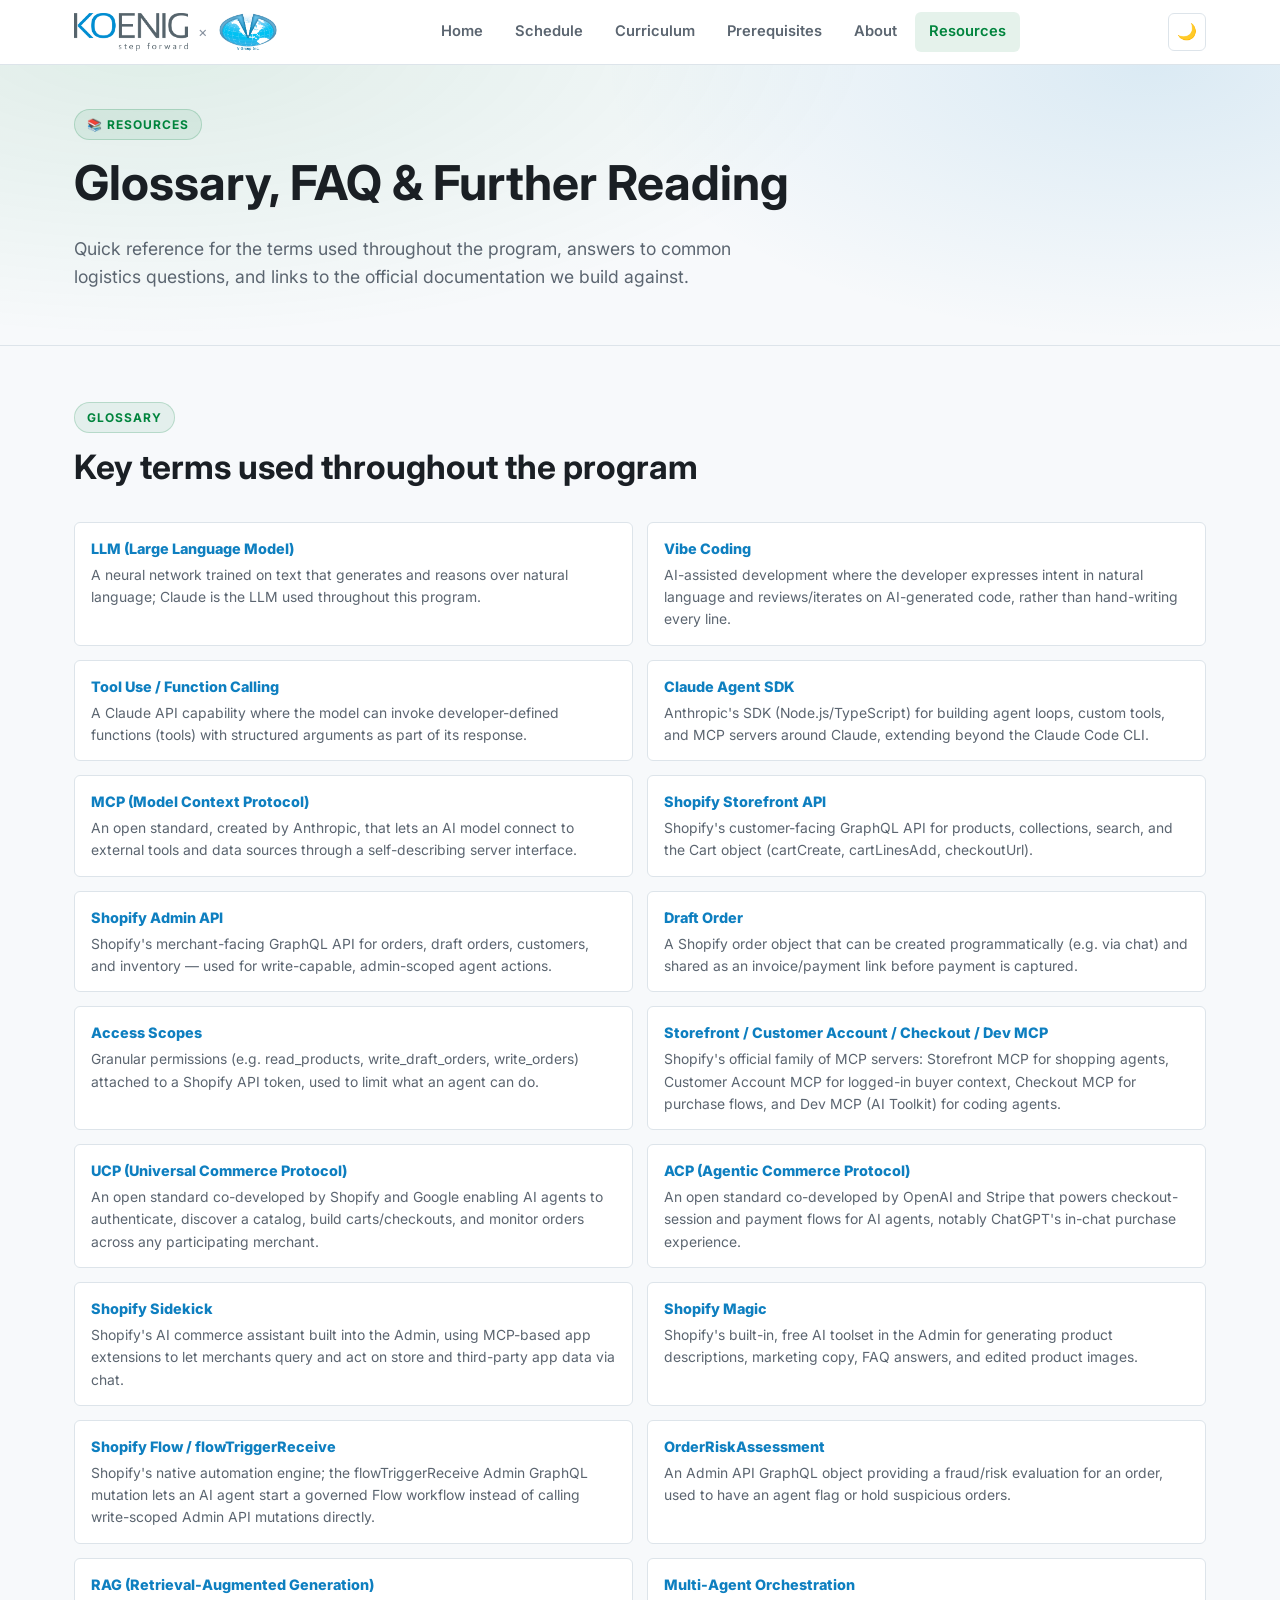
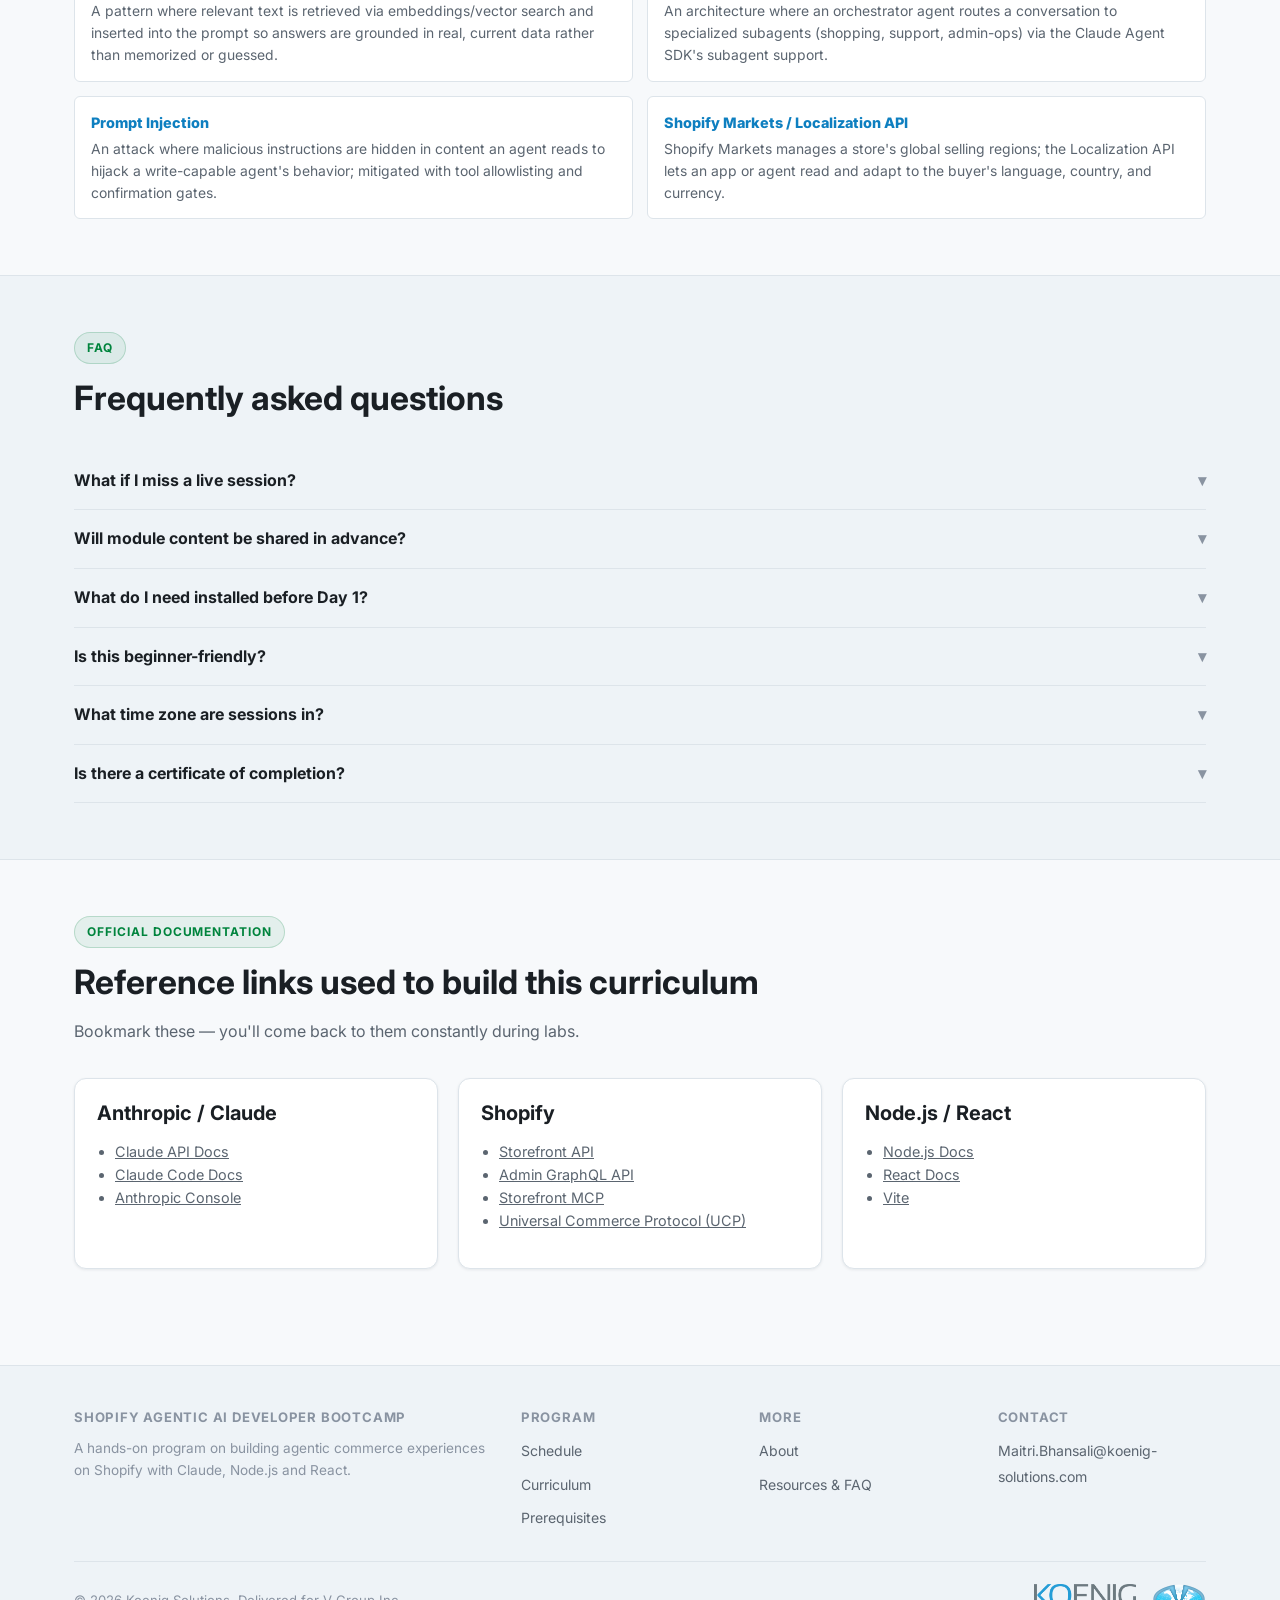
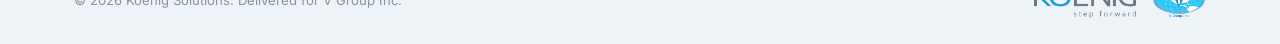
<file: resources.html>
<!DOCTYPE html>
<html lang="en">
<head>
<meta charset="UTF-8">
<meta name="viewport" content="width=device-width, initial-scale=1.0">
<title>Resources & FAQ | Shopify Agentic AI Developer Bootcamp</title>
<meta name="description" content="Glossary, FAQ and reference links for the Shopify Agentic AI Developer Bootcamp.">
<link rel="icon" href="data:image/svg+xml,<svg xmlns=%22http://www.w3.org/2000/svg%22 viewBox=%220 0 100 100%22><text y=%22.9em%22 font-size=%2290%22>🛍️</text></svg>">
<link rel="preconnect" href="https://fonts.googleapis.com">
<link href="https://fonts.googleapis.com/css2?family=Inter:wght@400;500;600;700;800&display=swap" rel="stylesheet">
<link rel="stylesheet" href="assets/css/style.css">
</head>
<body>
<a class="skip-link" href="#main">Skip to content</a>

<header class="site-header">
  <div class="nav-wrap">
    <a class="brand-lockup" href="index.html">
      <span class="logo-slot">
        <img src="assets/images/koenig-logo.png" alt="Koenig Solutions" data-fallback onerror="this.style.display='none';this.nextElementSibling.style.display='inline-block'">
        <span class="text-logo koenig">KOENIG<span> solutions</span></span>
      </span>
      <span class="brand-x">×</span>
      <span class="logo-slot">
        <img src="assets/images/vgroup-logo.png" alt="V Group Inc." data-fallback onerror="this.style.display='none';this.nextElementSibling.style.display='inline-block'">
        <span class="text-logo vgroup">V Group Inc.</span>
      </span>
      <span class="brand-title">Agentic AI Developer Bootcamp</span>
    </a>
    <nav>
      <ul class="nav-links" id="navLinks">
        <li><a href="index.html">Home</a></li>
        <li><a href="schedule.html">Schedule</a></li>
        <li><a href="curriculum.html">Curriculum</a></li>
        <li><a href="prerequisites.html">Prerequisites</a></li>
        <li><a href="about.html">About</a></li>
        <li><a href="resources.html">Resources</a></li>
      </ul>
    </nav>
    <div class="nav-actions">
      <button class="theme-toggle" id="themeToggle" aria-label="Toggle dark mode">🌙</button>
      <button class="nav-burger" id="navBurger" aria-label="Toggle menu" aria-expanded="false">☰</button>
    </div>
  </div>
</header>

<main id="main">
  <section class="hero" style="padding:44px 0 36px">
    <div class="hero-inner">
      <span class="eyebrow">📚 Resources</span>
      <h1>Glossary, FAQ &amp; Further Reading</h1>
      <p class="hero-sub">Quick reference for the terms used throughout the program, answers to common logistics questions, and links to the official documentation we build against.</p>
    </div>
  </section>

  <section class="section">
    <div class="container">
      <div class="section-head">
        <span class="eyebrow">Glossary</span>
        <h2>Key terms used throughout the program</h2>
      </div>
      <div class="glossary-grid" id="glossaryGrid"><!-- filled by main.js --></div>
    </div>
  </section>

  <section class="section section-alt">
    <div class="container">
      <div class="section-head">
        <span class="eyebrow">FAQ</span>
        <h2>Frequently asked questions</h2>
      </div>
      <div id="faqList"><!-- filled by main.js --></div>
    </div>
  </section>

  <section class="section">
    <div class="container">
      <div class="section-head">
        <span class="eyebrow">Official Documentation</span>
        <h2>Reference links used to build this curriculum</h2>
        <p>Bookmark these — you'll come back to them constantly during labs.</p>
      </div>
      <div class="grid grid-3">
        <div class="card">
          <h3>Anthropic / Claude</h3>
          <ul style="padding-left:18px;color:var(--text-muted);font-size:.9rem">
            <li><a href="https://docs.claude.com/" target="_blank" rel="noopener">Claude API Docs</a></li>
            <li><a href="https://code.claude.com/docs/" target="_blank" rel="noopener">Claude Code Docs</a></li>
            <li><a href="https://console.anthropic.com/" target="_blank" rel="noopener">Anthropic Console</a></li>
          </ul>
        </div>
        <div class="card">
          <h3>Shopify</h3>
          <ul style="padding-left:18px;color:var(--text-muted);font-size:.9rem">
            <li><a href="https://shopify.dev/docs/api/storefront" target="_blank" rel="noopener">Storefront API</a></li>
            <li><a href="https://shopify.dev/docs/api/admin-graphql" target="_blank" rel="noopener">Admin GraphQL API</a></li>
            <li><a href="https://shopify.dev/docs/apps/build/storefront-mcp" target="_blank" rel="noopener">Storefront MCP</a></li>
            <li><a href="https://shopify.dev/docs/agents" target="_blank" rel="noopener">Universal Commerce Protocol (UCP)</a></li>
          </ul>
        </div>
        <div class="card">
          <h3>Node.js / React</h3>
          <ul style="padding-left:18px;color:var(--text-muted);font-size:.9rem">
            <li><a href="https://nodejs.org/en/docs" target="_blank" rel="noopener">Node.js Docs</a></li>
            <li><a href="https://react.dev/" target="_blank" rel="noopener">React Docs</a></li>
            <li><a href="https://vitejs.dev/" target="_blank" rel="noopener">Vite</a></li>
          </ul>
        </div>
      </div>
    </div>
  </section>
</main>

<footer class="site-footer">
  <div class="container">
    <div class="footer-grid">
      <div>
        <h4>Shopify Agentic AI Developer Bootcamp</h4>
        <p class="small">A hands-on program on building agentic commerce experiences on Shopify with Claude, Node.js and React.</p>
      </div>
      <div>
        <h4>Program</h4>
        <ul>
          <li><a href="schedule.html">Schedule</a></li>
          <li><a href="curriculum.html">Curriculum</a></li>
          <li><a href="prerequisites.html">Prerequisites</a></li>
        </ul>
      </div>
      <div>
        <h4>More</h4>
        <ul>
          <li><a href="about.html">About</a></li>
          <li><a href="resources.html">Resources &amp; FAQ</a></li>
        </ul>
      </div>
      <div>
        <h4>Contact</h4>
        <ul>
          <li><a href="mailto:Maitri.Bhansali@koenig-solutions.com">Maitri.Bhansali@koenig-solutions.com</a></li>
        </ul>
      </div>
    </div>
    <div class="footer-bottom">
      <span>© <span id="footerYear"></span> Koenig Solutions. Delivered for V Group Inc.</span>
      <div class="footer-logos">
        <span class="logo-slot">
          <img src="assets/images/koenig-logo.png" alt="Koenig Solutions" data-fallback onerror="this.style.display='none';this.nextElementSibling.style.display='inline-block'">
          <span class="text-logo koenig" style="font-size:.85rem">KOENIG</span>
        </span>
        <span class="logo-slot">
          <img src="assets/images/vgroup-logo.png" alt="V Group Inc." data-fallback onerror="this.style.display='none';this.nextElementSibling.style.display='inline-block'">
          <span class="text-logo vgroup" style="font-size:.85rem">V Group Inc.</span>
        </span>
      </div>
    </div>
  </div>
</footer>

<script src="assets/js/data.js"></script>
<script src="assets/js/main.js"></script>
</body>
</html>
</file>
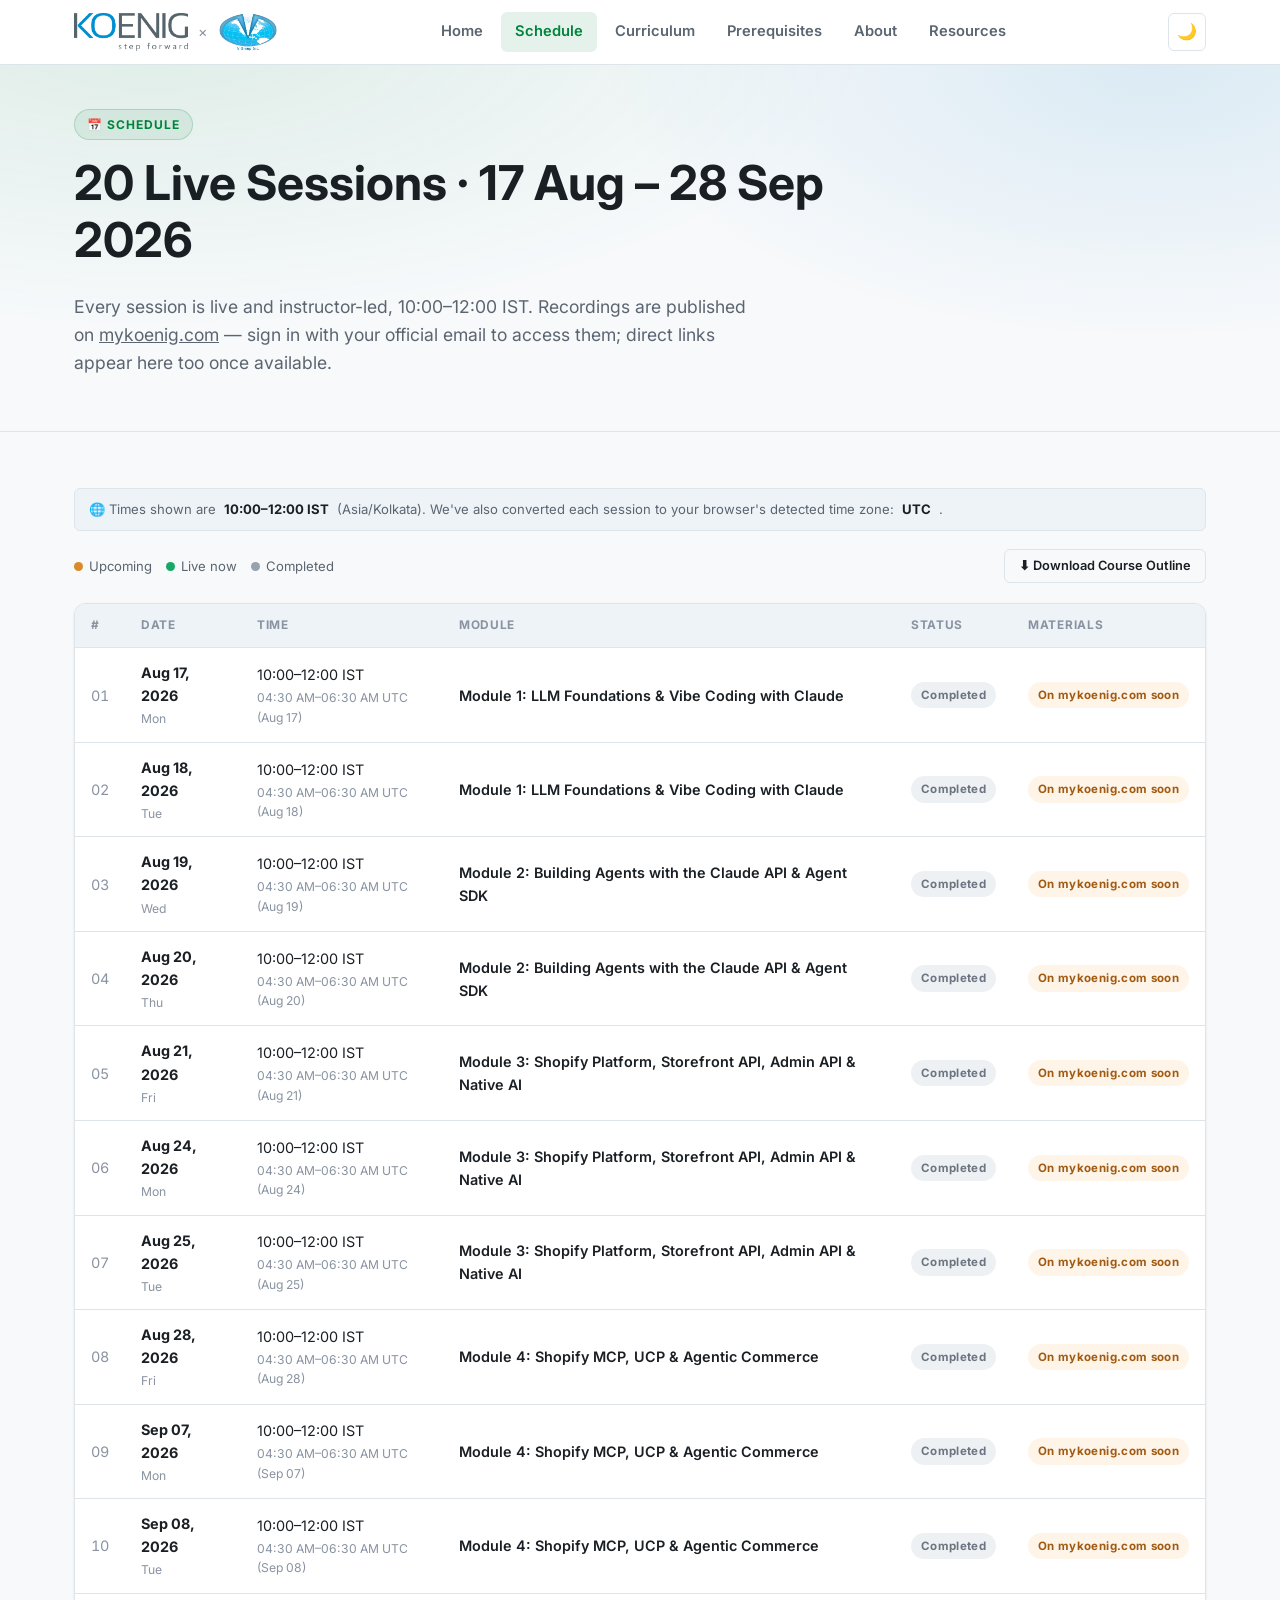
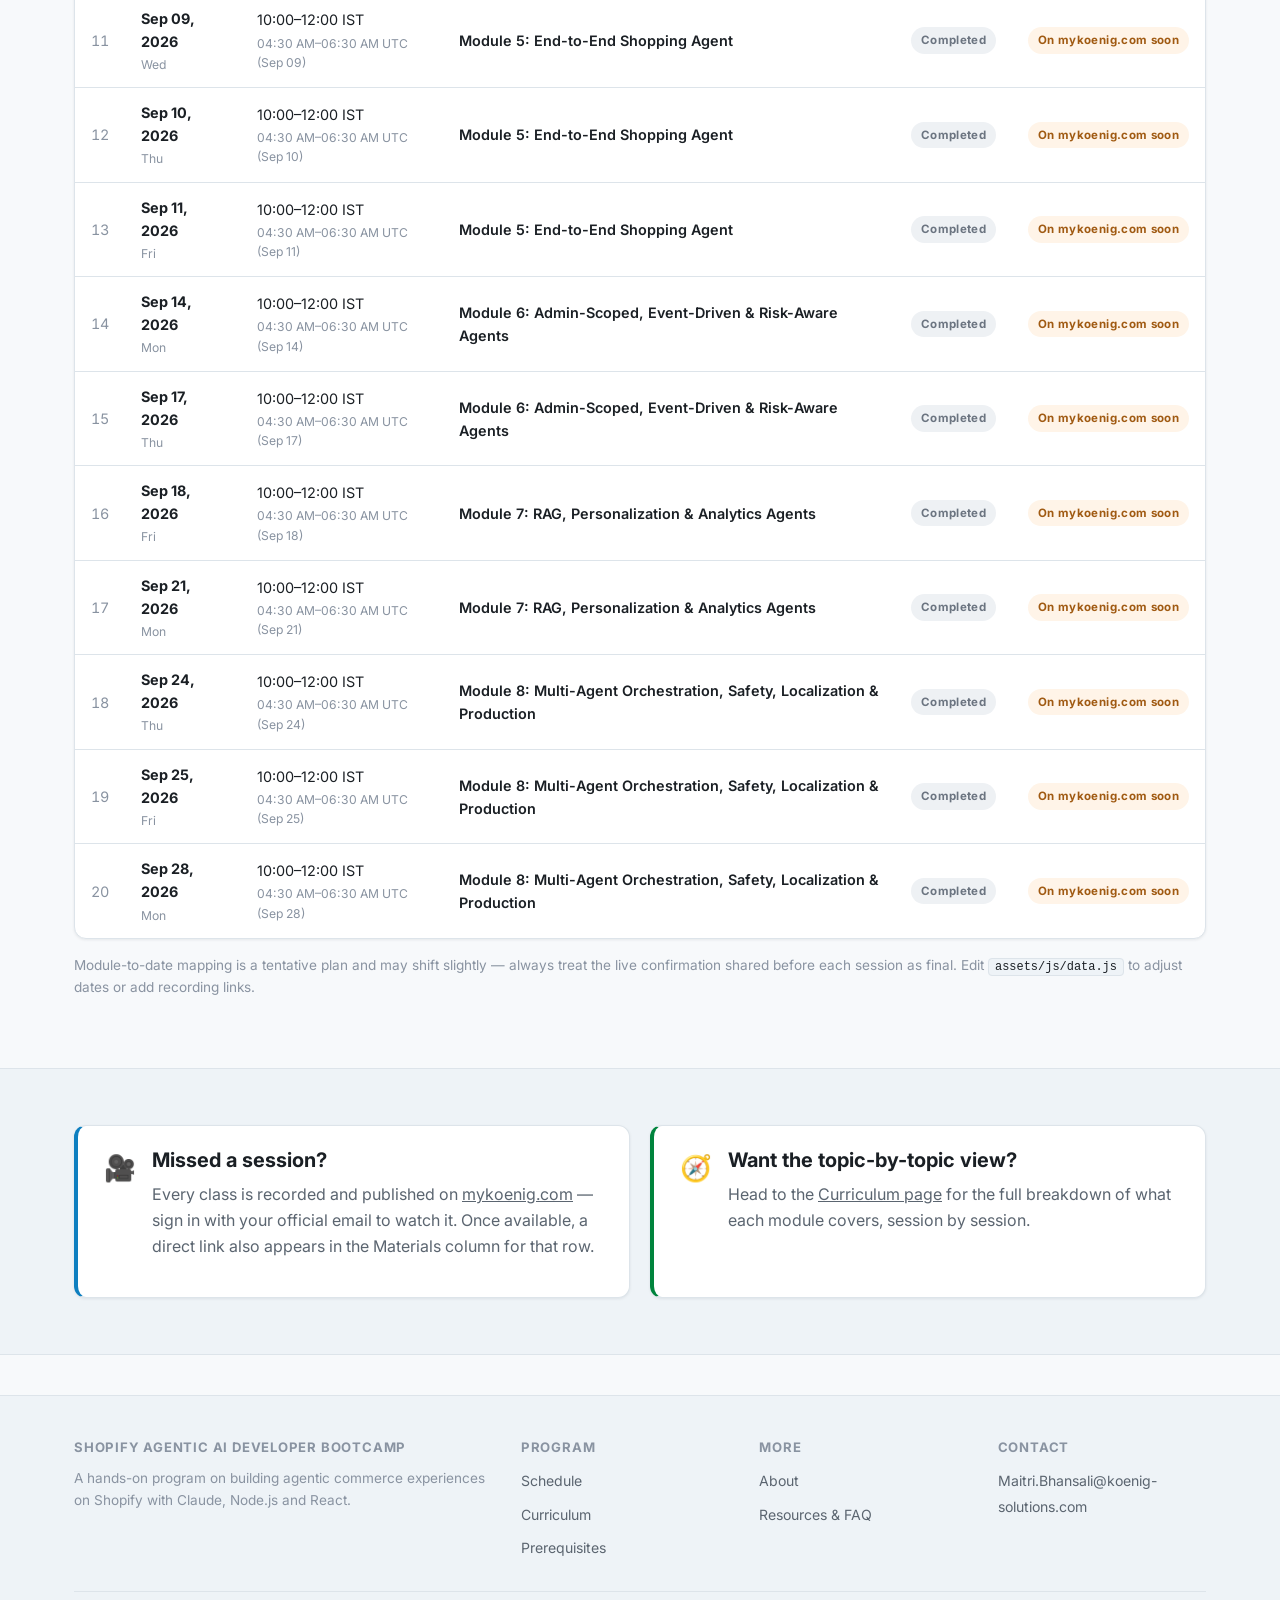
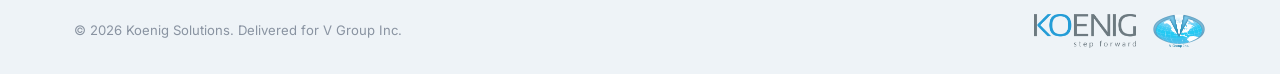
<file: schedule.html>
<!DOCTYPE html>
<html lang="en">
<head>
<meta charset="UTF-8">
<meta name="viewport" content="width=device-width, initial-scale=1.0">
<title>Schedule | Shopify Agentic AI Developer Bootcamp</title>
<meta name="description" content="Full 20-session schedule for the Shopify Agentic AI Developer Bootcamp, 17 Aug – 28 Sep 2026, 10:00–12:00 IST.">
<link rel="icon" href="data:image/svg+xml,<svg xmlns=%22http://www.w3.org/2000/svg%22 viewBox=%220 0 100 100%22><text y=%22.9em%22 font-size=%2290%22>🛍️</text></svg>">
<link rel="preconnect" href="https://fonts.googleapis.com">
<link href="https://fonts.googleapis.com/css2?family=Inter:wght@400;500;600;700;800&display=swap" rel="stylesheet">
<link rel="stylesheet" href="assets/css/style.css">
</head>
<body>
<a class="skip-link" href="#main">Skip to content</a>

<header class="site-header">
  <div class="nav-wrap">
    <a class="brand-lockup" href="index.html">
      <span class="logo-slot">
        <img src="assets/images/koenig-logo.png" alt="Koenig Solutions" data-fallback onerror="this.style.display='none';this.nextElementSibling.style.display='inline-block'">
        <span class="text-logo koenig">KOENIG<span> solutions</span></span>
      </span>
      <span class="brand-x">×</span>
      <span class="logo-slot">
        <img src="assets/images/vgroup-logo.png" alt="V Group Inc." data-fallback onerror="this.style.display='none';this.nextElementSibling.style.display='inline-block'">
        <span class="text-logo vgroup">V Group Inc.</span>
      </span>
      <span class="brand-title">Agentic AI Developer Bootcamp</span>
    </a>
    <nav>
      <ul class="nav-links" id="navLinks">
        <li><a href="index.html">Home</a></li>
        <li><a href="schedule.html">Schedule</a></li>
        <li><a href="curriculum.html">Curriculum</a></li>
        <li><a href="prerequisites.html">Prerequisites</a></li>
        <li><a href="about.html">About</a></li>
        <li><a href="resources.html">Resources</a></li>
      </ul>
    </nav>
    <div class="nav-actions">
      <button class="theme-toggle" id="themeToggle" aria-label="Toggle dark mode">🌙</button>
      <button class="nav-burger" id="navBurger" aria-label="Toggle menu" aria-expanded="false">☰</button>
    </div>
  </div>
</header>

<main id="main">
  <section class="hero" style="padding:44px 0 36px">
    <div class="hero-inner">
      <span class="eyebrow">📅 Schedule</span>
      <h1>20 Live Sessions · 17 Aug – 28 Sep 2026</h1>
      <p class="hero-sub">Every session is live and instructor-led, 10:00–12:00 IST. Recordings are published on <a href="https://mykoenig.com/" target="_blank" rel="noopener">mykoenig.com</a> — sign in with your official email to access them; direct links appear here too once available.</p>
    </div>
  </section>

  <section class="section">
    <div class="container">

      <div class="tz-note">
        🌐 Times shown are <strong>10:00–12:00 IST</strong> (Asia/Kolkata). We've also converted each session to your browser's detected time zone: <strong id="localTzLabel">—</strong>.
      </div>

      <div class="schedule-toolbar">
        <div class="legend">
          <span><span class="dot dot-soon"></span> Upcoming</span>
          <span><span class="dot dot-live"></span> Live now</span>
          <span><span class="dot dot-done"></span> Completed</span>
        </div>
        <a class="btn btn-outline btn-sm" id="courseOutlineBtn" href="#" download>⬇ Download Course Outline</a>
      </div>

      <div class="table-wrap">
        <table class="schedule-table">
          <thead>
            <tr>
              <th>#</th>
              <th>Date</th>
              <th>Time</th>
              <th>Module</th>
              <th>Status</th>
              <th>Materials</th>
            </tr>
          </thead>
          <tbody id="scheduleBody"><!-- filled by main.js --></tbody>
        </table>
      </div>

      <p class="small" style="margin-top:16px">Module-to-date mapping is a tentative plan and may shift slightly — always treat the live confirmation shared before each session as final. Edit <code>assets/js/data.js</code> to adjust dates or add recording links.</p>
    </div>
  </section>

  <section class="section section-alt">
    <div class="container">
      <div class="grid grid-2">
        <div class="callout callout-koenig">
          <span class="emoji">🎥</span>
          <div>
            <h3>Missed a session?</h3>
            <p>Every class is recorded and published on <a href="https://mykoenig.com/" target="_blank" rel="noopener">mykoenig.com</a> — sign in with your official email to watch it. Once available, a direct link also appears in the Materials column for that row.</p>
          </div>
        </div>
        <div class="callout callout-shopify">
          <span class="emoji">🧭</span>
          <div>
            <h3>Want the topic-by-topic view?</h3>
            <p>Head to the <a href="curriculum.html">Curriculum page</a> for the full breakdown of what each module covers, session by session.</p>
          </div>
        </div>
      </div>
    </div>
  </section>
</main>

<footer class="site-footer">
  <div class="container">
    <div class="footer-grid">
      <div>
        <h4>Shopify Agentic AI Developer Bootcamp</h4>
        <p class="small">A hands-on program on building agentic commerce experiences on Shopify with Claude, Node.js and React.</p>
      </div>
      <div>
        <h4>Program</h4>
        <ul>
          <li><a href="schedule.html">Schedule</a></li>
          <li><a href="curriculum.html">Curriculum</a></li>
          <li><a href="prerequisites.html">Prerequisites</a></li>
        </ul>
      </div>
      <div>
        <h4>More</h4>
        <ul>
          <li><a href="about.html">About</a></li>
          <li><a href="resources.html">Resources &amp; FAQ</a></li>
        </ul>
      </div>
      <div>
        <h4>Contact</h4>
        <ul>
          <li><a href="mailto:Maitri.Bhansali@koenig-solutions.com">Maitri.Bhansali@koenig-solutions.com</a></li>
        </ul>
      </div>
    </div>
    <div class="footer-bottom">
      <span>© <span id="footerYear"></span> Koenig Solutions. Delivered for V Group Inc.</span>
      <div class="footer-logos">
        <span class="logo-slot">
          <img src="assets/images/koenig-logo.png" alt="Koenig Solutions" data-fallback onerror="this.style.display='none';this.nextElementSibling.style.display='inline-block'">
          <span class="text-logo koenig" style="font-size:.85rem">KOENIG</span>
        </span>
        <span class="logo-slot">
          <img src="assets/images/vgroup-logo.png" alt="V Group Inc." data-fallback onerror="this.style.display='none';this.nextElementSibling.style.display='inline-block'">
          <span class="text-logo vgroup" style="font-size:.85rem">V Group Inc.</span>
        </span>
      </div>
    </div>
  </div>
</footer>

<script src="assets/js/data.js"></script>
<script src="assets/js/main.js"></script>
</body>
</html>
</file>
<file: assets/css/style.css>
/* ==========================================================================
   Shopify Agentic AI Developer Bootcamp — Design System
   Delivered by Koenig Solutions for V Group Inc.
   ========================================================================== */

:root {
  /* Brand */
  --koenig-blue: #0e7fc0;
  --koenig-blue-dark: #075a8c;
  --koenig-grey: #54595f;
  --vgroup-blue: #1ca5e0;
  --vgroup-navy: #0b3d63;

  /* Accents (subject matter) */
  --shopify-green: #00843d;
  --shopify-green-dark: #046a32;
  --claude-orange: #c15f3c;

  /* Neutrals */
  --bg: #f7f9fb;
  --surface: #ffffff;
  --surface-alt: #eef3f7;
  --border: #dde4ea;
  --text: #1a1f24;
  --text-muted: #5b6570;
  --text-faint: #8993a1;

  /* Status */
  --soon-bg: #fff4e8;
  --soon-text: #a05a12;
  --live-bg: #e8f8ee;
  --live-text: #0d7a3f;
  --done-bg: #eef1f4;
  --done-text: #6b7480;

  --radius-sm: 6px;
  --radius-md: 12px;
  --radius-lg: 20px;
  --shadow-sm: 0 1px 3px rgba(16, 24, 32, 0.08);
  --shadow-md: 0 8px 24px rgba(16, 24, 32, 0.10);
  --shadow-lg: 0 20px 48px rgba(16, 24, 32, 0.16);
  --maxw: 1180px;
}

[data-theme="dark"] {
  --bg: #0f1417;
  --surface: #161c21;
  --surface-alt: #1c2329;
  --border: #2a323a;
  --text: #eef2f5;
  --text-muted: #a7b1bb;
  --text-faint: #74808c;
  --soon-bg: #3a2a14;
  --soon-text: #ffb35c;
  --live-bg: #123924;
  --live-text: #4fdc94;
  --done-bg: #1c2329;
  --done-text: #8a94a0;
  --shadow-sm: 0 1px 3px rgba(0, 0, 0, 0.4);
  --shadow-md: 0 8px 24px rgba(0, 0, 0, 0.45);
  --shadow-lg: 0 20px 48px rgba(0, 0, 0, 0.55);
}

* { box-sizing: border-box; }
html { scroll-behavior: smooth; }

body {
  margin: 0;
  overflow-x: hidden;
  font-family: 'Inter', -apple-system, BlinkMacSystemFont, 'Segoe UI', Roboto, Helvetica, Arial, sans-serif;
  background: var(--bg);
  color: var(--text);
  line-height: 1.6;
  -webkit-font-smoothing: antialiased;
  transition: background .25s ease, color .25s ease;
}

img { max-width: 100%; display: block; }
a { color: inherit; }
.container {
  max-width: var(--maxw);
  margin: 0 auto;
  padding: 0 24px;
}

h1, h2, h3, h4 { line-height: 1.2; margin: 0 0 .5em; font-weight: 700; }
h1 { font-size: clamp(2rem, 4vw, 3rem); }
h2 { font-size: clamp(1.5rem, 3vw, 2.1rem); }
h3 { font-size: 1.25rem; }
p { margin: 0 0 1em; color: var(--text-muted); }

.eyebrow {
  display: inline-flex;
  align-items: center;
  gap: 6px;
  font-size: .75rem;
  font-weight: 700;
  letter-spacing: .08em;
  text-transform: uppercase;
  color: var(--shopify-green);
  background: rgba(0, 132, 61, .08);
  border: 1px solid rgba(0, 132, 61, .2);
  padding: 5px 12px;
  border-radius: 999px;
  margin-bottom: 14px;
}
[data-theme="dark"] .eyebrow { background: rgba(0, 132, 61, .18); }

/* ---------- Buttons ---------- */
.btn {
  display: inline-flex;
  align-items: center;
  gap: 8px;
  padding: 12px 22px;
  border-radius: var(--radius-sm);
  font-weight: 600;
  font-size: .95rem;
  text-decoration: none;
  border: 1px solid transparent;
  cursor: pointer;
  transition: transform .15s ease, box-shadow .15s ease, background .15s ease;
}
.btn:hover { transform: translateY(-2px); }
.btn-primary { background: var(--shopify-green); color: #fff; box-shadow: var(--shadow-sm); }
.btn-primary:hover { background: var(--shopify-green-dark); box-shadow: var(--shadow-md); }
.btn-outline { background: transparent; border-color: var(--border); color: var(--text); }
.btn-outline:hover { border-color: var(--koenig-blue); color: var(--koenig-blue); }
.btn-koenig { background: var(--koenig-blue); color: #fff; }
.btn-koenig:hover { background: var(--koenig-blue-dark); }
.btn-disabled, .btn[aria-disabled="true"] {
  background: var(--surface-alt); color: var(--text-faint); cursor: not-allowed;
  border-color: var(--border);
}
.btn-disabled:hover, .btn[aria-disabled="true"]:hover { transform: none; box-shadow: none; }
.btn-sm { padding: 6px 14px; font-size: .8rem; }

/* ---------- Join Now (live-session) button ---------- */
.btn-live {
  background: var(--shopify-green); color: #fff; box-shadow: var(--shadow-sm);
  animation: join-glow 2s ease-in-out infinite;
}
.btn-live:hover { background: var(--shopify-green-dark); }
.live-dot {
  display: inline-block; width: 8px; height: 8px; border-radius: 50%;
  background: #fff; margin-right: 7px; animation: live-pulse 1.4s ease-in-out infinite;
}
@keyframes live-pulse { 0%, 100% { opacity: 1; transform: scale(1); } 50% { opacity: .35; transform: scale(.65); } }
@keyframes join-glow {
  0%, 100% { box-shadow: 0 0 0 0 rgba(0,132,61,.4); }
  50% { box-shadow: 0 0 0 6px rgba(0,132,61,0); }
}

/* ---------- Badges ---------- */
.badge {
  display: inline-flex;
  align-items: center;
  gap: 5px;
  font-size: .72rem;
  font-weight: 700;
  letter-spacing: .03em;
  padding: 4px 10px;
  border-radius: 999px;
  white-space: nowrap;
}
.badge-soon { background: var(--soon-bg); color: var(--soon-text); }
.badge-live { background: var(--live-bg); color: var(--live-text); }
.badge-done { background: var(--done-bg); color: var(--done-text); }
.badge-type-B { background: rgba(14,127,192,.12); color: var(--koenig-blue); }
.badge-type-L { background: rgba(0,132,61,.12); color: var(--shopify-green); }
.badge-type-D { background: rgba(193,95,60,.14); color: var(--claude-orange); }

/* ---------- Top navigation ---------- */
.site-header {
  position: sticky;
  top: 0;
  z-index: 100;
  background: color-mix(in srgb, var(--surface) 92%, transparent);
  backdrop-filter: blur(10px);
  border-bottom: 1px solid var(--border);
}
.nav-wrap {
  position: relative;
  display: flex;
  align-items: center;
  justify-content: space-between;
  padding: 12px 24px;
  max-width: var(--maxw);
  margin: 0 auto;
  gap: 16px;
}
.brand-lockup {
  display: flex;
  align-items: center;
  gap: 10px;
  text-decoration: none;
  color: var(--text);
  flex-shrink: 0;
}
.logo-slot { height: 38px; display: flex; align-items: center; }
.logo-slot img { height: 100%; width: auto; }
.text-logo {
  display: none;
  font-weight: 800;
  font-size: 1.05rem;
  letter-spacing: .02em;
}
.text-logo.koenig { color: var(--koenig-blue); }
.text-logo.koenig span { color: var(--koenig-grey); font-weight: 600; }
.text-logo.vgroup { color: var(--vgroup-blue); }
.brand-x { color: var(--text-faint); font-size: .9rem; }
.brand-title { font-size: .78rem; color: var(--text-muted); display: none; }

.nav-links {
  display: flex;
  align-items: center;
  gap: 4px;
  list-style: none;
  margin: 0;
  padding: 0;
}
.nav-links a {
  display: block;
  padding: 8px 14px;
  border-radius: var(--radius-sm);
  text-decoration: none;
  font-size: .92rem;
  font-weight: 600;
  color: var(--text-muted);
  transition: background .15s ease, color .15s ease;
}
.nav-links a:hover { background: var(--surface-alt); color: var(--text); }
.nav-links a.active { color: var(--shopify-green); background: rgba(0,132,61,.1); }

.nav-actions { display: flex; align-items: center; gap: 8px; }
.theme-toggle, .nav-burger {
  border: 1px solid var(--border);
  background: var(--surface);
  color: var(--text);
  width: 38px; height: 38px;
  border-radius: var(--radius-sm);
  display: inline-flex; align-items: center; justify-content: center;
  cursor: pointer; font-size: 1rem;
}
.nav-burger { display: none; }

@media (max-width: 900px) {
  .nav-links {
    position: absolute; top: 100%; left: 0; right: 0;
    background: var(--surface);
    border-bottom: 1px solid var(--border);
    flex-direction: column; align-items: stretch;
    padding: 10px 16px 16px;
    gap: 2px;
    box-shadow: var(--shadow-md);
    transform: translateY(-8px);
    opacity: 0;
    pointer-events: none;
    transition: transform .2s ease, opacity .2s ease;
  }
  .nav-links.open { transform: translateY(0); opacity: 1; pointer-events: auto; }
  .nav-links a { padding: 12px 10px; }
  .nav-burger { display: inline-flex; }
  .brand-title { display: none !important; }
}

@media (max-width: 480px) {
  .brand-lockup { gap: 6px; }
  .brand-x { display: none; }
  .logo-slot { height: 26px; }
  .nav-wrap { padding: 10px 14px; gap: 8px; }
}

/* ---------- Hero ---------- */
.hero {
  background:
    radial-gradient(1200px 500px at 12% -10%, rgba(0,132,61,.10), transparent 60%),
    radial-gradient(1000px 500px at 90% 0%, rgba(14,127,192,.12), transparent 55%);
  border-bottom: 1px solid var(--border);
  padding: 64px 0 48px;
}
.hero-inner { max-width: var(--maxw); margin: 0 auto; padding: 0 24px; }
.hero h1 { max-width: 820px; }
.hero-sub { font-size: 1.1rem; max-width: 680px; }
.hero-meta {
  display: flex; flex-wrap: wrap; gap: 10px;
  margin: 22px 0 26px;
}
.pill {
  background: var(--surface);
  border: 1px solid var(--border);
  border-radius: 999px;
  padding: 8px 16px;
  font-size: .85rem;
  font-weight: 600;
  display: flex; align-items: center; gap: 7px;
  box-shadow: var(--shadow-sm);
}
.pill strong { color: var(--shopify-green); }
.hero-ctas { display: flex; flex-wrap: wrap; gap: 12px; margin-bottom: 10px; }
.hero-note { font-size: .82rem; color: var(--text-faint); }

.delivered-strip {
  display: flex; align-items: center; gap: 18px;
  margin-top: 34px; padding-top: 26px;
  border-top: 1px dashed var(--border);
  flex-wrap: wrap;
}
.delivered-strip .label { font-size: .78rem; text-transform: uppercase; letter-spacing: .08em; color: var(--text-faint); font-weight: 700; }
.delivered-strip .logos { display: flex; align-items: center; gap: 22px; }
.delivered-strip .logo-slot { height: 46px; }

/* ---------- Sections ---------- */
.section { padding: 56px 0; }
.section-head { max-width: 700px; margin-bottom: 34px; }
.section-alt { background: var(--surface-alt); border-top: 1px solid var(--border); border-bottom: 1px solid var(--border); }

/* ---------- Cards / Grid ---------- */
.grid { display: grid; gap: 20px; }
.grid-3 { grid-template-columns: repeat(3, 1fr); }
.grid-2 { grid-template-columns: repeat(2, 1fr); }
.grid-4 { grid-template-columns: repeat(4, 1fr); }
@media (max-width: 900px) { .grid-3, .grid-4 { grid-template-columns: repeat(2, 1fr); } }
@media (max-width: 620px) { .grid-3, .grid-4, .grid-2 { grid-template-columns: 1fr; } }

.card {
  background: var(--surface);
  border: 1px solid var(--border);
  border-radius: var(--radius-md);
  padding: 22px;
  box-shadow: var(--shadow-sm);
  transition: transform .18s ease, box-shadow .18s ease;
}
.card:hover { transform: translateY(-3px); box-shadow: var(--shadow-md); }
.card .icon {
  width: 42px; height: 42px; border-radius: 10px;
  display: flex; align-items: center; justify-content: center;
  font-size: 1.3rem; margin-bottom: 14px;
  background: rgba(0,132,61,.1); color: var(--shopify-green);
}
.card h3 { margin-bottom: 8px; }
.card p { margin-bottom: 0; font-size: .93rem; }

/* ---------- Module cards (curriculum snapshot) ---------- */
.module-card {
  background: var(--surface);
  border: 1px solid var(--border);
  border-radius: var(--radius-md);
  padding: 20px;
  box-shadow: var(--shadow-sm);
  display: flex; flex-direction: column; gap: 10px;
}
.module-card .module-num {
  font-size: .75rem; font-weight: 800; color: var(--koenig-blue);
  text-transform: uppercase; letter-spacing: .06em;
}
.module-card h3 { margin-bottom: 4px; font-size: 1.05rem; }
.module-card .module-foot {
  margin-top: auto; display: flex; align-items: center; justify-content: space-between;
  padding-top: 12px; border-top: 1px solid var(--border);
  font-size: .78rem; color: var(--text-faint);
}

/* ---------- Trainer card ---------- */
.trainer-card { display: flex; gap: 22px; align-items: flex-start; max-width: 780px; }
.trainer-photo {
  width: 108px; height: 108px; border-radius: 50%; object-fit: cover;
  flex-shrink: 0; border: 3px solid var(--surface-alt); box-shadow: var(--shadow-sm);
}
.trainer-body h3 { margin-bottom: 2px; }
.trainer-title { color: var(--shopify-green); font-weight: 700; font-size: .88rem; margin-bottom: 10px; }
.trainer-meta { font-size: .8rem; color: var(--text-faint); margin-bottom: 0; }
@media (max-width: 560px) {
  .trainer-card { flex-direction: column; align-items: center; text-align: center; }
}

/* ---------- Timeline / Schedule ---------- */
.schedule-toolbar {
  display: flex; flex-wrap: wrap; gap: 12px; align-items: center; justify-content: space-between;
  margin-bottom: 20px;
}
.legend { display: flex; gap: 14px; flex-wrap: wrap; font-size: .82rem; color: var(--text-muted); }
.legend span { display: inline-flex; align-items: center; gap: 6px; }
.dot { width: 9px; height: 9px; border-radius: 50%; display: inline-block; }
.dot-soon { background: #d98a2b; }
.dot-live { background: #17a866; }
.dot-done { background: #98a2ad; }

.tz-note {
  font-size: .82rem; color: var(--text-muted);
  background: var(--surface-alt);
  border: 1px solid var(--border);
  border-radius: var(--radius-sm);
  padding: 10px 14px;
  margin-bottom: 18px;
  display: flex; align-items: center; gap: 8px; flex-wrap: wrap;
}
.tz-note strong { color: var(--text); }

.table-wrap {
  overflow-x: auto;
  border: 1px solid var(--border);
  border-radius: var(--radius-md);
  background: var(--surface);
  box-shadow: var(--shadow-sm);
}
table.schedule-table { width: 100%; border-collapse: collapse; min-width: 760px; }
table.schedule-table th {
  text-align: left; font-size: .74rem; text-transform: uppercase; letter-spacing: .06em;
  color: var(--text-faint); padding: 12px 16px; border-bottom: 1px solid var(--border);
  background: var(--surface-alt); position: sticky; top: 0;
}
table.schedule-table td {
  padding: 13px 16px; border-bottom: 1px solid var(--border); font-size: .9rem; vertical-align: middle;
}
table.schedule-table tr:last-child td { border-bottom: none; }
table.schedule-table tr.row-live { background: rgba(0,132,61,.05); }
table.schedule-table .sess-num { color: var(--text-faint); font-variant-numeric: tabular-nums; }
table.schedule-table .module-tag { font-weight: 600; }
table.schedule-table .local-time { display: block; font-size: .76rem; color: var(--text-faint); margin-top: 2px; }

/* ---------- Accordion (Curriculum) ---------- */
.accordion-item {
  background: var(--surface);
  border: 1px solid var(--border);
  border-radius: var(--radius-md);
  margin-bottom: 14px;
  overflow: hidden;
  box-shadow: var(--shadow-sm);
}
.accordion-trigger {
  width: 100%;
  display: flex; align-items: center; gap: 16px;
  padding: 18px 20px;
  background: transparent;
  border: none;
  cursor: pointer;
  text-align: left;
  color: var(--text);
  font-family: inherit;
}
.accordion-trigger:hover { background: var(--surface-alt); }
.accordion-trigger .num-badge {
  flex-shrink: 0;
  width: 40px; height: 40px; border-radius: 10px;
  background: rgba(0,132,61,.1); color: var(--shopify-green);
  display: flex; align-items: center; justify-content: center;
  font-weight: 800;
}
.accordion-trigger .titles { flex: 1; }
.accordion-trigger h3 { margin: 0 0 3px; font-size: 1.05rem; }
.accordion-trigger .meta { font-size: .82rem; color: var(--text-faint); }
.accordion-trigger .chev { transition: transform .2s ease; color: var(--text-faint); flex-shrink: 0; }
.accordion-item.open .accordion-trigger .chev { transform: rotate(180deg); }
.accordion-panel {
  max-height: 0; overflow: hidden; transition: max-height .28s ease;
}
.accordion-item.open .accordion-panel { max-height: 4000px; }
.accordion-panel-inner { padding: 0 20px 22px; }
.module-goal {
  font-size: .92rem; font-style: italic; color: var(--text-muted);
  border-left: 3px solid var(--shopify-green);
  padding-left: 12px; margin-bottom: 16px;
}
.materials-status {
  display: flex; align-items: center; justify-content: space-between;
  gap: 10px; flex-wrap: wrap;
  background: var(--soon-bg);
  border: 1px solid rgba(160,90,18,.25);
  border-radius: var(--radius-sm);
  padding: 10px 14px;
  margin-bottom: 16px;
  font-size: .85rem;
  color: var(--soon-text);
}
.materials-status.is-live { background: var(--live-bg); color: var(--live-text); border-color: rgba(13,122,63,.25); }

.topic-list { display: flex; flex-direction: column; gap: 10px; }
.topic-row {
  display: flex; gap: 12px; align-items: flex-start;
  padding: 12px 14px;
  border: 1px solid var(--border);
  border-radius: var(--radius-sm);
  background: var(--surface-alt);
}
.topic-row .topic-num { font-size: .78rem; color: var(--text-faint); font-weight: 700; width: 30px; flex-shrink: 0; padding-top: 2px; }
.topic-row .topic-body { flex: 1; }
.topic-row .topic-title { font-weight: 700; margin-bottom: 3px; font-size: .93rem; }
.topic-row .topic-detail { font-size: .85rem; color: var(--text-muted); margin: 0; }
.topic-row .topic-badges { display: flex; gap: 6px; flex-shrink: 0; align-items: flex-start; }

/* ---------- Search box ---------- */
.search-box {
  position: relative;
  margin-bottom: 24px;
}
.search-box input {
  width: 100%;
  padding: 13px 16px 13px 42px;
  border-radius: var(--radius-sm);
  border: 1px solid var(--border);
  background: var(--surface);
  color: var(--text);
  font-size: .95rem;
  font-family: inherit;
}
.search-box input:focus { outline: 2px solid var(--shopify-green); outline-offset: 1px; }
.search-box::before {
  content: "🔍";
  position: absolute; left: 14px; top: 50%; transform: translateY(-50%);
  font-size: .9rem; opacity: .6;
}
.search-empty { text-align: center; padding: 30px; color: var(--text-faint); display: none; }

/* ---------- Code blocks & inline code (module content pages) ---------- */
code {
  font-family: 'SFMono-Regular', Consolas, 'Liberation Mono', Menlo, monospace;
  background: var(--surface-alt); border: 1px solid var(--border);
  padding: 1px 6px; border-radius: 4px; font-size: .88em; color: var(--text);
}
.code-block {
  background: var(--surface-alt); border: 1px solid var(--border); border-radius: var(--radius-sm);
  padding: 14px 16px; font-family: 'SFMono-Regular', Consolas, 'Liberation Mono', Menlo, monospace;
  font-size: .84rem; line-height: 1.6; overflow-x: auto; white-space: pre;
  color: var(--text); margin: 6px 0 16px;
}
.code-block .cm { color: var(--text-faint); font-style: italic; }
.code-label {
  font-size: .72rem; font-weight: 700; text-transform: uppercase; letter-spacing: .06em;
  color: var(--text-faint); margin: 0 0 4px;
}

/* ---------- Module content page ---------- */
.module-topic {
  border: 1px solid var(--border); border-top: 4px solid var(--border);
  border-radius: var(--radius-md); background: var(--surface); box-shadow: var(--shadow-sm);
  padding: 28px 30px; margin-bottom: 28px;
}
.module-topic.type-b { border-top-color: var(--koenig-blue); }
.module-topic.type-l { border-top-color: var(--shopify-green); }
.module-topic.type-d { border-top-color: var(--claude-orange); }
.module-topic h3 { font-size: 1.25rem; margin-bottom: 4px; }
.module-topic > p:first-of-type { font-size: .96rem; }
.module-topic .topic-eyebrow { font-size: .78rem; font-weight: 700; color: var(--shopify-green); text-transform: uppercase; letter-spacing: .05em; margin-bottom: 6px; display: block; }
.module-topic.type-b .topic-eyebrow { color: var(--koenig-blue); }
.module-topic.type-d .topic-eyebrow { color: var(--claude-orange); }
.module-topic h4 { font-size: .95rem; margin: 0 0 6px; color: var(--text); }

/* Concept block: boxes off a sub-topic with an icon so dense briefings don't read as a flat wall of headers */
.concept-block {
  display: flex; gap: 14px; align-items: flex-start;
  background: var(--surface-alt); border: 1px solid var(--border); border-radius: var(--radius-sm);
  padding: 16px 18px; margin: 16px 0;
}
.concept-block .concept-icon {
  flex-shrink: 0; width: 34px; height: 34px; border-radius: 8px;
  background: rgba(14,127,192,.12); color: var(--koenig-blue);
  display: flex; align-items: center; justify-content: center; font-size: 1.05rem;
}
.concept-block .concept-body { flex: 1; min-width: 0; }
.concept-block .concept-body > *:last-child { margin-bottom: 0; }
.concept-block + h4 { margin-top: 18px; }

/* Acceptance / test-case checklist — reserved for things a trainee actually checks off as verified */
/* li uses position/padding rather than display:flex so multi-element inline content (several <strong>/<code>
   spans in one item) flows and wraps as one paragraph, instead of each run becoming its own flex item. */
.mini-check { list-style: none; margin: 8px 0 14px; padding: 0; display: flex; flex-direction: column; gap: 6px; }
.mini-check li { position: relative; padding-left: 22px; font-size: .92rem; color: var(--text-muted); }
.mini-check li::before { content: "✓"; color: var(--shopify-green); font-weight: 800; position: absolute; left: 0; top: 0; }

/* Sequential process steps — numbered, not checkmarked (nothing to "verify" yet) */
.step-list { list-style: none; margin: 8px 0 14px; padding: 0; counter-reset: steps; display: flex; flex-direction: column; gap: 10px; }
.step-list li { counter-increment: steps; position: relative; padding-left: 32px; font-size: .92rem; color: var(--text-muted); }
.step-list li::before {
  content: counter(steps); position: absolute; left: 0; top: 1px; width: 22px; height: 22px; border-radius: 50%;
  background: var(--koenig-blue); color: #fff; font-size: .72rem; font-weight: 700;
  display: flex; align-items: center; justify-content: center;
}

/* Plain informational bullets — review questions, considerations; not steps, not checks */
.plain-list { list-style: none; margin: 8px 0 14px; padding: 0; display: flex; flex-direction: column; gap: 8px; }
.plain-list li { position: relative; padding-left: 20px; font-size: .92rem; color: var(--text-muted); }
.plain-list li::before { content: "–"; color: var(--text-faint); font-weight: 700; position: absolute; left: 0; top: 0; }

.simple-table-wrap { overflow-x: auto; border: 1px solid var(--border); border-radius: var(--radius-sm); margin: 10px 0 16px; }
table.simple-table { width: 100%; border-collapse: collapse; min-width: 480px; }
table.simple-table th {
  text-align: left; font-size: .74rem; text-transform: uppercase; letter-spacing: .05em;
  color: var(--text-faint); padding: 10px 14px; border-bottom: 1px solid var(--border); background: var(--surface-alt);
}
table.simple-table td { padding: 12px 14px; border-bottom: 1px solid var(--border); font-size: .87rem; vertical-align: middle; }
table.simple-table tr:last-child td { border-bottom: none; }
table.simple-table .row-highlight td { background: rgba(0,132,61,.05); }
table.simple-table .row-highlight td:first-child { border-left: 3px solid var(--shopify-green); }

.callout-tip { border: 1px solid var(--border); background: var(--surface-alt); border-left: 3px solid var(--koenig-blue); border-radius: var(--radius-sm); padding: 14px 18px; margin: 16px 0; font-size: .88rem; }
.callout-tip strong { color: var(--koenig-blue); }
.callout-tip p { margin-bottom: 8px; }
.callout-tip p:last-child { margin-bottom: 0; }
.callout-warn { border: 1px solid var(--border); background: var(--soon-bg); border-left: 3px solid #d98a2b; border-radius: var(--radius-sm); padding: 14px 18px; margin: 16px 0; font-size: .88rem; color: var(--soon-text); }

/* ---------- Checklist (Prerequisites) ---------- */
.checklist { list-style: none; margin: 0; padding: 0; display: flex; flex-direction: column; gap: 10px; }
.checklist li {
  display: flex; align-items: flex-start; gap: 12px;
  padding: 14px 16px;
  border: 1px solid var(--border);
  border-radius: var(--radius-sm);
  background: var(--surface);
}
.checklist input[type="checkbox"] {
  width: 20px; height: 20px; flex-shrink: 0; margin-top: 2px;
  accent-color: var(--shopify-green); cursor: pointer;
}
.checklist label { cursor: pointer; flex: 1; font-size: .93rem; }
.checklist li.checked { background: var(--live-bg); border-color: rgba(13,122,63,.25); }
.checklist li.checked label { text-decoration: line-through; color: var(--text-faint); }
.checklist .item-link { display: block; margin-top: 4px; font-size: .82rem; color: var(--koenig-blue); text-decoration: none; font-weight: 600; }
.progress-wrap {
  background: var(--surface); border: 1px solid var(--border); border-radius: var(--radius-sm);
  padding: 16px; margin-bottom: 18px; display: flex; align-items: center; gap: 14px;
}
.progress-bar-track { flex: 1; height: 8px; border-radius: 4px; background: var(--surface-alt); overflow: hidden; }
.progress-bar-fill { height: 100%; background: var(--shopify-green); width: 0%; transition: width .3s ease; border-radius: 4px; }
.progress-label { font-size: .85rem; font-weight: 700; white-space: nowrap; }

/* ---------- FAQ ---------- */
.faq-item { border-bottom: 1px solid var(--border); padding: 16px 0; }
.faq-q { font-weight: 700; cursor: pointer; display: flex; justify-content: space-between; align-items: center; gap: 12px; }
.faq-a { margin-top: 10px; display: none; font-size: .92rem; }
.faq-item.open .faq-a { display: block; }
.faq-item.open .faq-q .chev { transform: rotate(180deg); }
.faq-q .chev { transition: transform .2s ease; color: var(--text-faint); flex-shrink: 0; }

/* ---------- Glossary ---------- */
.glossary-grid { display: grid; grid-template-columns: repeat(2, 1fr); gap: 14px; }
@media (max-width: 720px) { .glossary-grid { grid-template-columns: 1fr; } }
.glossary-item {
  background: var(--surface); border: 1px solid var(--border); border-radius: var(--radius-sm);
  padding: 14px 16px;
}
.glossary-item .term { font-weight: 800; color: var(--koenig-blue); font-size: .9rem; margin-bottom: 4px; }
.glossary-item .def { font-size: .87rem; margin: 0; color: var(--text-muted); }

/* ---------- Countdown ---------- */
.countdown {
  display: flex; gap: 10px; flex-wrap: wrap;
}
.countdown .unit {
  background: var(--surface); border: 1px solid var(--border); border-radius: var(--radius-sm);
  padding: 12px 16px; text-align: center; min-width: 78px; box-shadow: var(--shadow-sm);
}
.countdown .unit .num { font-size: 1.5rem; font-weight: 800; color: var(--shopify-green); font-variant-numeric: tabular-nums; }
.countdown .unit .lbl { font-size: .68rem; text-transform: uppercase; letter-spacing: .06em; color: var(--text-faint); }

/* ---------- Timeline (about / process) ---------- */
.timeline { position: relative; padding-left: 26px; }
.timeline::before { content: ""; position: absolute; left: 8px; top: 4px; bottom: 4px; width: 2px; background: var(--border); }
.timeline-step { position: relative; padding-bottom: 26px; }
.timeline-step:last-child { padding-bottom: 0; }
.timeline-step::before {
  content: ""; position: absolute; left: -26px; top: 3px; width: 16px; height: 16px; border-radius: 50%;
  background: var(--surface); border: 3px solid var(--shopify-green);
}
.timeline-step h4 { margin-bottom: 4px; }

/* ---------- Callout / banner ---------- */
.callout {
  border: 1px solid var(--border);
  background: var(--surface);
  border-radius: var(--radius-md);
  padding: 22px 26px;
  display: flex; gap: 16px; align-items: flex-start;
  box-shadow: var(--shadow-sm);
}
.callout .emoji { font-size: 1.6rem; }
.callout-shopify { border-left: 4px solid var(--shopify-green); }
.callout-claude { border-left: 4px solid var(--claude-orange); }
.callout-koenig { border-left: 4px solid var(--koenig-blue); }

/* ---------- About / org cards ---------- */
.org-card {
  background: var(--surface); border: 1px solid var(--border); border-radius: var(--radius-lg);
  padding: 28px; display: flex; flex-direction: column; gap: 14px; box-shadow: var(--shadow-sm);
}
.org-card .org-logo { height: 44px; margin-bottom: 6px; }
.org-card .text-logo { display: none; font-size: 1.4rem; }

/* ---------- Footer ---------- */
.site-footer {
  border-top: 1px solid var(--border);
  background: var(--surface-alt);
  padding: 44px 0 26px;
  margin-top: 40px;
}
.footer-grid { display: grid; grid-template-columns: 2fr 1fr 1fr 1fr; gap: 30px; margin-bottom: 30px; }
@media (max-width: 800px) { .footer-grid { grid-template-columns: 1fr 1fr; } }
@media (max-width: 500px) { .footer-grid { grid-template-columns: 1fr; } }
.footer-grid h4 { font-size: .82rem; text-transform: uppercase; letter-spacing: .06em; color: var(--text-faint); margin-bottom: 12px; }
.footer-grid ul { list-style: none; margin: 0; padding: 0; display: flex; flex-direction: column; gap: 8px; }
.footer-grid a { text-decoration: none; color: var(--text-muted); font-size: .88rem; }
.footer-grid a:hover { color: var(--shopify-green); }
.footer-bottom {
  display: flex; justify-content: space-between; align-items: center; flex-wrap: wrap; gap: 10px;
  padding-top: 22px; border-top: 1px solid var(--border);
  font-size: .82rem; color: var(--text-faint);
}
.footer-logos { display: flex; align-items: center; gap: 16px; }
.footer-logos .logo-slot { height: 34px; opacity: .85; }

/* ---------- Misc utility ---------- */
.text-center { text-align: center; }
.mt-0 { margin-top: 0; }
.mb-0 { margin-bottom: 0; }
.small { font-size: .85rem; color: var(--text-faint); }
.placeholder-note {
  font-size: .78rem;
  color: var(--text-faint);
  border: 1px dashed var(--border);
  border-radius: var(--radius-sm);
  padding: 8px 12px;
  margin-top: 8px;
  background: var(--surface-alt);
}
.skip-link {
  position: absolute; left: -999px; top: 0; background: var(--shopify-green); color: #fff;
  padding: 10px 16px; z-index: 200; border-radius: 0 0 8px 0;
}
.skip-link:focus { left: 0; }
</file>
